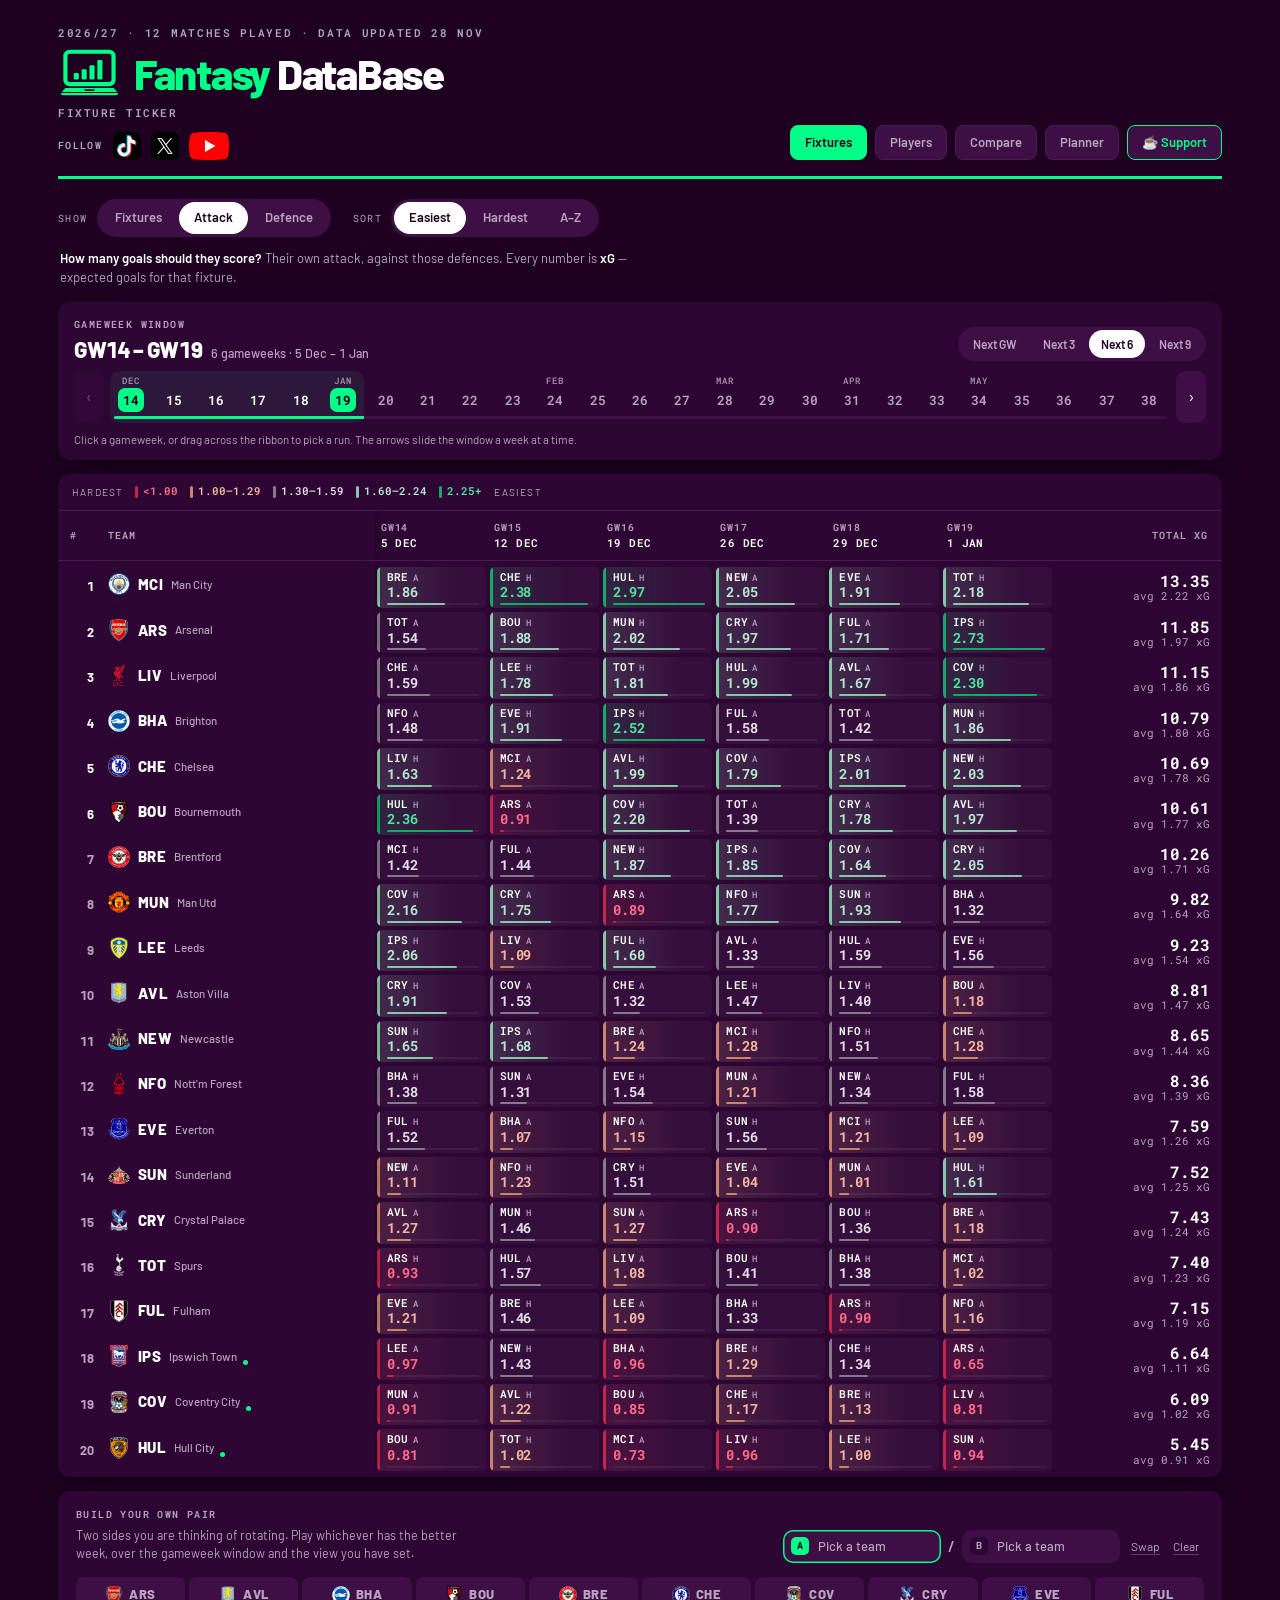
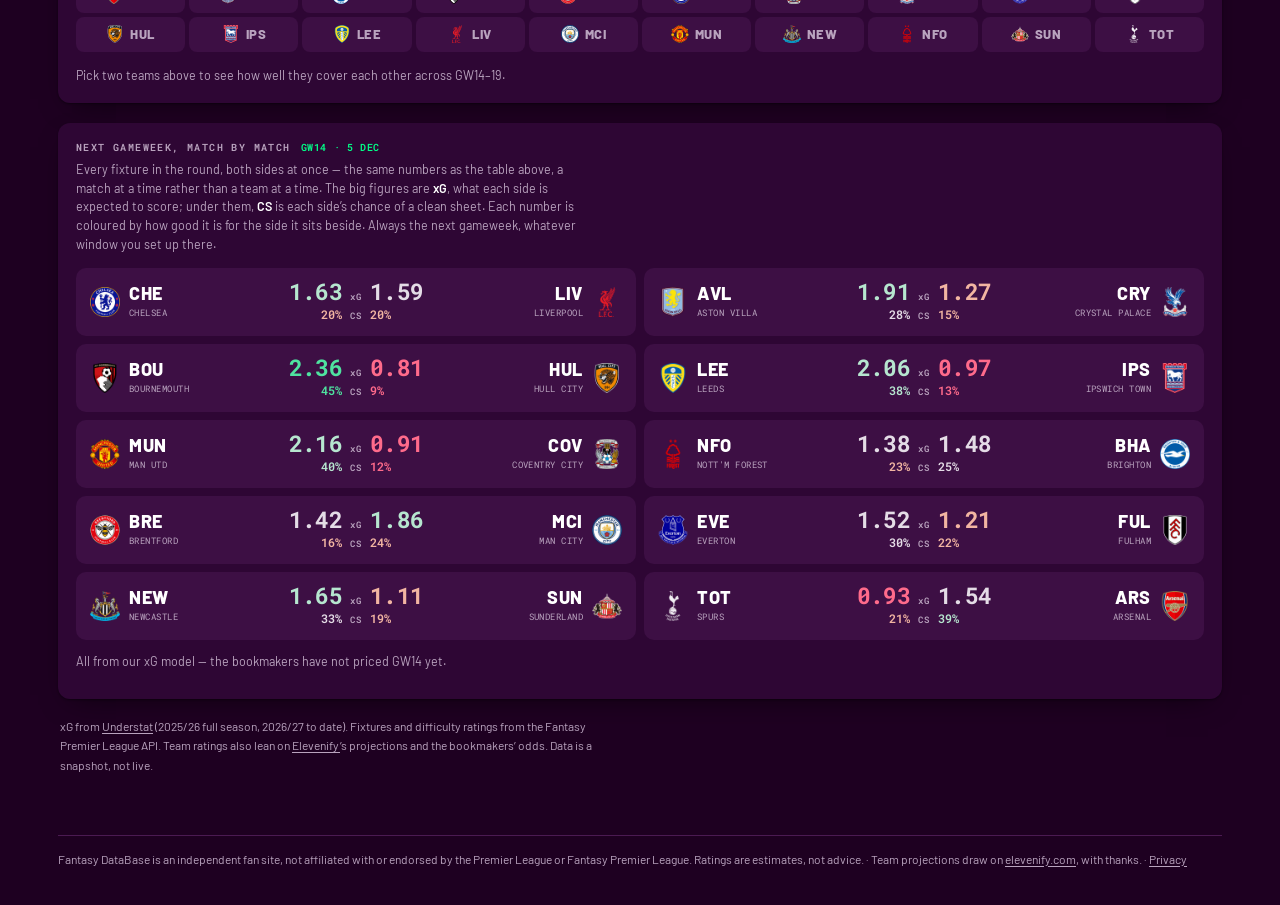
<file: index.html>
<!doctype html>
<html lang="en">
<head>
<meta charset="utf-8">
                          <meta name="viewport" content="width=device-width, initial-scale=1">
<meta name="description" content="Premier League fixture difficulty rated on expected goals, with attack and defence scored separately.">
<meta name="color-scheme" content="dark">
<link rel="icon" href="data:image/svg+xml,<svg xmlns='http://www.w3.org/2000/svg' viewBox='0 0 64 64'><rect width='64' height='64' rx='14' fill='%231E0021'/><g fill='%2300FF87'><rect x='10' y='42' width='8' height='12' rx='2'/><rect x='22' y='34' width='8' height='20' rx='2'/><rect x='34' y='26' width='8' height='28' rx='2'/><rect x='46' y='16' width='8' height='38' rx='2'/></g></svg>">
<link rel="apple-touch-icon" href="apple-touch-icon.png">
<link rel="manifest" href="site.webmanifest">
<meta name="theme-color" content="#1E0021">
<meta name="apple-mobile-web-app-title" content="Fantasy DB">
<title>Fantasy DataBase</title>
<meta property="og:type" content="website">
<meta property="og:site_name" content="Fantasy DataBase">
<meta property="og:title" content="Fantasy DataBase">
<meta property="og:description" content="Premier League fixture difficulty rated on expected goals, with attack and defence scored separately.">
<meta property="og:url" content="https://fantasydatabase.app/">
<link rel="canonical" href="https://fantasydatabase.app/">
<meta property="og:image" content="https://fantasydatabase.app/share.png">
<meta property="og:image:width" content="1200">
<meta property="og:image:height" content="630">
<meta property="og:image:alt" content="Fantasy DataBase">
<meta name="twitter:card" content="summary_large_image">
<script type="application/ld+json">
{"@context":"https://schema.org","@graph":[
 {"@type":"WebSite","@id":"https://fantasydatabase.app/#website","url":"https://fantasydatabase.app/",
  "name":"Fantasy DataBase","alternateName":["FantasyDataBase","Fantasy Database","FDB"],
  "description":"Premier League fixture difficulty rated on expected goals, with attack and defence scored separately.",
  "publisher":{"@id":"https://fantasydatabase.app/#org"}},
 {"@type":"Organization","@id":"https://fantasydatabase.app/#org","name":"Fantasy DataBase",
  "url":"https://fantasydatabase.app/","logo":"https://fantasydatabase.app/icon-512.png",
  "sameAs":["https://x.com/FDBApp","https://www.youtube.com/@FDBApp","https://www.tiktok.com/@fantasydbapp"]}
]}
</script>
<link rel="stylesheet" href="/fonts/fonts.css">
<link rel="stylesheet" href="/ui.css?v=20261101d">
<style>
    :root{
    --ground:#1E0021; --surface:#2E0634; --surface-2:#3D0F44; --surface-3:#4A1752;
    --border:#4B1A52; --border-strong:#663570;
    --ink:#FFFFFF; --muted:#B9A3BE; --accent:#00FF87; --accent-ink:#1E0021;
    --shadow:0 1px 2px rgba(0,0,0,.4), 0 10px 28px -14px rgba(0,0,0,.7);
  }

  *{box-sizing:border-box}
  body{margin:0;background:var(--ground);color:var(--ink);
    font-family:Barlow,Arial,Helvetica,sans-serif;
    font-size:15px;line-height:1.5;-webkit-font-smoothing:antialiased}
  .wrap{max-width:1200px;margin:0 auto;padding:26px 18px 60px}
  .mono{font-family:"Roboto Mono",ui-monospace,monospace}

  .mast{display:flex;flex-wrap:wrap;align-items:flex-end;gap:14px 28px;
    padding-bottom:16px;border-bottom:3px solid var(--accent)}
  .mast h1{font-family:Barlow,Arial,Helvetica,sans-serif;font-weight:800;font-size:clamp(28px,4.6vw,42px);
    line-height:.98;letter-spacing:-.03em;margin:0;text-wrap:balance}
  .mast h1 em{font-style:normal;color:var(--accent)}
  .brand{display:flex;align-items:center;gap:13px}
  .brand .mark{flex:none;height:clamp(34px,5.4vw,50px);width:auto;display:block}
  .mast .sect{margin:6px 0 0;font-family:"Roboto Mono",ui-monospace,monospace;
    font-size:11px;font-weight:600;letter-spacing:.14em;text-transform:uppercase;
    color:var(--muted)}
  .mast p{margin:0;color:var(--muted);max-width:46ch;font-size:13.5px}
  .nav{margin-left:auto;display:flex;gap:8px;order:3;flex-wrap:wrap}
  .nav a{font-weight:600;font-size:13px;text-decoration:none;color:var(--muted);
    padding:7px 14px;border-radius:8px;background:var(--surface-2);border:1px solid var(--border)}
  .nav a[aria-current]{background:var(--accent);color:var(--accent-ink);border-color:var(--accent)}
  .nav a.coffee{color:var(--accent);border-color:var(--accent)}
  .nav a.coffee:hover{background:var(--accent);color:var(--accent-ink)}
  .nav a:hover{color:var(--ink)}
  .nav a[aria-current]:hover{color:var(--accent-ink)}
  @media (max-width:700px){.nav{margin-left:0;order:0;width:100%}}
  .eyebrow{font-family:"Roboto Mono",ui-monospace,monospace;font-weight:600;font-size:10.5px;
    letter-spacing:.16em;text-transform:uppercase;color:var(--muted);display:block;margin-bottom:7px}

  .views{display:flex;flex-wrap:wrap;gap:10px 22px;align-items:center;margin-top:20px}
  .ctl{display:flex;align-items:center;gap:9px}
  .seglabel{font-family:"Roboto Mono",ui-monospace,monospace;font-size:10px;letter-spacing:.14em;
    text-transform:uppercase;color:var(--muted)}

  .viewnote{margin:12px 2px 0;font-size:13px;color:var(--muted);max-width:82ch}
  .viewnote b{color:var(--ink);font-weight:600}
  .panel{background:var(--surface);border-radius:12px;box-shadow:var(--shadow);margin-top:14px}
  .hint{font-size:11.5px;color:var(--muted);margin:8px 0 0;line-height:1.45}

  /* ---- the ticker ---- */
  .tablecard{margin-top:14px;background:var(--surface);border-radius:12px;box-shadow:var(--shadow);overflow:hidden}
  .keybar{display:flex;align-items:center;gap:8px 18px;padding:10px 14px;
    border-bottom:1px solid var(--border);font-size:12px;color:var(--muted);flex-wrap:wrap}
  .kbsrc{margin:0;font-size:12px;line-height:1.5;color:var(--muted)}
  .kbsrc .dot{display:inline-block;width:5px;height:5px;border-radius:50%;
    background:var(--bar);vertical-align:middle;margin:0 1px 2px}
  .tscroll{overflow-x:auto}
  table{border-collapse:separate;border-spacing:0;width:100%;min-width:900px}
  thead th{font-family:"Roboto Mono",ui-monospace,monospace;font-size:9.5px;font-weight:600;letter-spacing:.1em;
    text-transform:uppercase;color:var(--muted);text-align:left;padding:10px 4px 8px 6px;
    border-bottom:1px solid var(--border);white-space:nowrap;background:var(--surface)}
  thead th.lft{padding-left:12px}
  thead th.rgt{text-align:right;padding-right:14px}
  thead th b{display:block;font-weight:600;color:var(--ink);font-size:11px;letter-spacing:.04em}
  tbody td{padding:2px 2px;vertical-align:middle}
  tbody tr:first-child td{padding-top:6px}
  tbody tr:last-child td{padding-bottom:6px}
  tbody td.pad{padding:3px 12px}
  tbody tr:hover td.pad{background:var(--surface-2)}
  /* rank and team stay put whenever the weeks scroll sideways, at any width */
  thead th:nth-child(1), tbody td.rank{position:sticky;left:0;z-index:2;background:var(--surface);min-width:38px;width:38px}
  thead th:nth-child(2), tbody td.pad:not(.score){position:sticky;left:38px;z-index:2;background:var(--surface);
    box-shadow:6px 0 8px -6px rgba(0,0,0,.55)}
  tbody tr:hover td.rank{background:var(--surface-2)}
  .rank{font-weight:700;font-size:13px;font-variant-numeric:tabular-nums;
    color:var(--muted);width:26px;text-align:right;padding:3px 2px 3px 10px}
  tr.top6 .rank{color:var(--ink)}
  .team{display:inline-flex;align-items:center;gap:8px;white-space:nowrap}
  .team i{display:block;width:3px;height:22px;border-radius:2px;flex:0 0 auto}
  .team b{font-weight:800;font-size:15px;letter-spacing:.03em;line-height:1}
  .team em{font-style:normal;font-size:11.5px;color:var(--muted);font-weight:500}
  .prov{display:inline-block;width:5px;height:5px;border-radius:50%;background:var(--accent);margin-left:6px;vertical-align:2px}

  .score{font-family:"Roboto Mono",ui-monospace,monospace;font-variant-numeric:tabular-nums;
    text-align:right;font-size:16px;font-weight:700;white-space:nowrap;line-height:1.2}
  .score .sub{display:block;font-weight:400}
  .sub{font-size:10.5px;color:var(--muted);font-weight:400}

  /* ---- build your own pair ---- */
  .rot{margin-top:14px;background:var(--surface);border-radius:12px;box-shadow:var(--shadow);padding:16px 18px 18px}
  .rothead{display:flex;flex-wrap:wrap;justify-content:space-between;align-items:flex-end;gap:12px 24px}
  .rothead p{margin:4px 0 0;font-size:12.5px;color:var(--muted);max-width:56ch}
  #tgrid{margin:14px 0}
  .mcard.priced::after{top:8px;right:8px}
  .rothint{margin:0;font-size:12.5px;color:var(--muted);max-width:70ch}
  .pair{background:var(--surface-2);border-radius:10px;padding:11px 12px 12px}
  .pairhead{display:flex;align-items:baseline;justify-content:space-between;gap:8px;margin-bottom:9px}
  .pairname{font-weight:800;font-size:15px;letter-spacing:.03em}
  .pairname s{text-decoration:none;color:var(--muted);font-weight:600;margin:0 5px}
  .pairname em{font-style:normal;font-weight:500;font-size:12px;color:var(--muted);letter-spacing:0;margin-left:8px}
  .pairval{font-family:"Roboto Mono",ui-monospace,monospace;font-size:14px;font-weight:700;font-variant-numeric:tabular-nums}
  .pairval .sub{font-size:11px}
  .pairstrip{display:flex;gap:3px;overflow-x:auto;scrollbar-width:thin}
  .rotwhen{margin:10px 0 0;font-size:12.5px;color:var(--muted);line-height:1.5}
  .rotwhen strong{color:var(--ink);font-weight:600}

  .foot{margin:18px 2px 0;font-size:12px;line-height:1.6;color:var(--muted);max-width:78ch}
  .foot a{color:var(--muted);text-decoration:underline;text-underline-offset:2px}
  .foot a:hover{color:var(--ink)}

  /* ---- next gameweek, match by match ----
     A card a fixture: the two sides at the edges, the expected goals large in
     the middle, clean-sheet chances under them. */
  .gwv{margin-top:20px;background:var(--surface);border-radius:12px;box-shadow:var(--shadow);padding:17px 18px 15px}
  .gwv h2{display:flex;flex-wrap:wrap;gap:4px 10px;align-items:baseline}
  .gwv h2 span{color:var(--accent);letter-spacing:.06em}
  .gwv > p{margin:5px 0 14px;font-size:12.5px;color:var(--muted);max-width:74ch}
  .gwv > p b{color:var(--ink);font-weight:600}
  .gwv .kbsrc{margin-top:12px}
  .mlist{display:grid;grid-template-columns:repeat(auto-fill,minmax(440px,1fr));gap:8px}
  .mcard{display:grid;grid-template-columns:minmax(0,1fr) auto minmax(0,1fr);align-items:center;gap:8px;
    background:var(--surface-2);border-radius:10px;padding:12px 14px}
  .mside{display:flex;align-items:center;gap:9px;min-width:0}
  /* the name block must be allowed to shrink, or a long club name pushes past
     its column and runs into the numbers instead of ending in "…" */
  .mside > span:last-child{min-width:0;flex:1 1 auto}
  .mside.r{flex-direction:row-reverse;text-align:right}
  .mside i{flex:none;width:3px;height:30px;border-radius:2px}
  .mside b{display:block;font-weight:800;font-size:18px;letter-spacing:.03em;line-height:1}
  .mside small{display:block;margin-top:4px;font-family:"Roboto Mono",monospace;font-size:9px;letter-spacing:.05em;
    text-transform:uppercase;color:var(--muted);white-space:nowrap;overflow:hidden;text-overflow:ellipsis}
  .mmid{display:grid;grid-template-columns:auto auto auto;align-items:baseline;column-gap:8px;row-gap:3px;
    font-family:"Roboto Mono",ui-monospace,monospace;font-variant-numeric:tabular-nums}
  .mmid .x{font-size:23px;font-weight:700;letter-spacing:-.03em;color:var(--bt);line-height:1}
  .mmid .x:first-child{text-align:right}
  .mmid .c{font-size:11.5px;font-weight:600;color:var(--bt)}
  .mmid .c.l{text-align:right}
  .mmid .lab{font-size:8.5px;font-weight:600;letter-spacing:.12em;color:var(--muted);text-align:center}

  .mrank,.mscore{display:none}
  /* ---- phones: pin the team, scroll the fixtures ---- */
  @media (max-width:700px){
    .wrap{padding:16px 0 44px}
    .mast,.views,.viewnote,.panel,.tablecard,.rot,.gwv,.foot{margin-left:12px;margin-right:12px}
    .mast h1{font-size:30px}
    .mast p{font-size:12.5px}
    .views{gap:8px 14px}
  
    .tablecard{border-radius:10px}
    table{min-width:0}
    thead th:first-child{display:none}
    tbody td.rank{display:none}
    thead th.rgt{display:none}
    tbody td.score{display:none}
    .team em{display:none}

    /* the team column stays put while the weeks scroll past it */
    thead th.lft:nth-child(2), tbody td.pad:not(.score){
      left:0;min-width:112px;max-width:112px;padding:5px 8px}
    tbody tr:hover td.pad{background:var(--surface)}
    .team{gap:6px}
    .mrank{display:inline-block;font-weight:700;font-size:10.5px;color:var(--muted);
      min-width:15px;font-variant-numeric:tabular-nums}
    .mscore{display:block;font-family:"Roboto Mono",monospace;font-size:11px;font-weight:700;
      color:var(--ink);margin-top:4px;letter-spacing:-.02em;white-space:nowrap}
    .mscore em{font-style:normal;font-weight:500;color:var(--muted);font-size:10px}

    .rot{padding:14px 13px 15px}
    .pairname em,.wide{display:none}
    #rows .cell{min-width:58px}
    .gwv{padding:14px 13px 13px}
    .mlist{grid-template-columns:1fr}
    .mcard{gap:6px;padding:11px 12px}
    .mside{gap:7px}
    .mside .crest{--cs:26px !important}
    .mside b{font-size:17px}
    .mside small{font-size:8.5px}
    .mmid{column-gap:6px}
  }
  /* small phones: crest and code say who it is; the full name (still in the
     tooltip) would only be squeezed into "…" next to four numbers */
  @media (max-width:440px){
    .mside small{display:none}
  }
  @media (prefers-reduced-motion:reduce){*{animation:none!important;transition:none!important;scroll-behavior:auto!important}}
</style>
<style>html{-webkit-text-size-adjust:100%}img{max-width:100%}</style>

<!-- GoatCounter: cookieless visit counting. Dashboard at
     https://fantasydatabase.goatcounter.com/ -->
<script data-goatcounter="https://fantasydatabase.goatcounter.com/count"
        async src="//gc.zgo.at/count.js"></script>
</head>
<body>
<div class="wrap">
  <header class="mast">
    <div>
      <span class="eyebrow" id="stamp">Loading…</span>
      <div class="brand">
        <svg class="mark" viewBox="0 0 68 54" fill="none" aria-hidden="true" focusable="false">
          <rect x="8" y="3" width="52" height="35" rx="4.5" stroke="#00FF87" stroke-width="4.5"/>
          <g fill="#00FF87">
            <rect x="17" y="26" width="5.5" height="7" rx="1.2"/>
            <rect x="25.5" y="22" width="5.5" height="11" rx="1.2"/>
            <rect x="34" y="17.5" width="5.5" height="15.5" rx="1.2"/>
            <rect x="42.5" y="12" width="5.5" height="21" rx="1.2"/>
          </g>
          <path d="M8 42h52l4 4.5H4L8 42Z" fill="#00FF87"/>
          <path d="M3 47.5h62a2.5 2.5 0 0 1-2.5 2.5H5.5A2.5 2.5 0 0 1 3 47.5Z" fill="#00FF87"/>
          <path d="M28 43.5h12l-1.5 1.8h-9L28 43.5Z" fill="#1E0021"/>
        </svg>
        <h1><em>Fantasy</em> DataBase</h1>
      </div>
      <p class="sect">Fixture ticker</p>
      <div class="socials">
        <span class="lab">Follow</span>
        <a class="tt" href="https://www.tiktok.com/@fantasydbapp" target="_blank" rel="noopener" aria-label="Fantasy DataBase on TikTok (@fantasydbapp)" title="TikTok · @fantasydbapp"><img src="/social/tiktok.png" alt="" width="28" height="28"></a>
        <a class="x" href="https://x.com/FDBApp" target="_blank" rel="noopener" aria-label="Fantasy DataBase on X (@FDBApp)" title="X · @FDBApp"><img src="/social/x.png" alt="" width="28" height="28"></a>
        <a class="yt" href="https://www.youtube.com/@FDBApp" target="_blank" rel="noopener" aria-label="Fantasy DataBase on YouTube (@FDBApp)" title="YouTube · @FDBApp"><img src="/social/youtube.png" alt="" width="40" height="28"></a>
      </div>
    </div>
    <nav class="nav">
      <a href="/" aria-current="page">Fixtures</a>
      <a href="/players">Players</a>
      <a href="/compare">Compare</a>
      <a href="/planner">Planner</a>
      <a class="coffee" href="https://buymeacoffee.com/fpldatabase" target="_blank" rel="noopener" title="Buy me a coffee">☕ Support</a>
    </nav>
  </header>

  <div class="views">
    <div class="ctl"><span class="seglabel" id="sideLab">Show</span>
      <div class="seg" id="sideSeg" role="group" aria-labelledby="sideLab">
        <button data-side="fix" aria-pressed="false">Fixtures</button>
        <button data-side="atk" aria-pressed="true">Attack</button>
        <button data-side="def" aria-pressed="false">Defence</button>
      </div></div>
    <div class="ctl"><span class="seglabel" id="sortLab">Sort</span>
      <div class="seg" id="sortSeg" role="group" aria-labelledby="sortLab">
        <button data-sort="best" aria-pressed="true">Easiest</button>
        <button data-sort="worst" aria-pressed="false">Hardest</button>
        <button data-sort="az" aria-pressed="false">A&ndash;Z</button>
      </div></div>
  </div>

  <p class="viewnote" id="viewNote"></p>

  <section class="panel gwwin" aria-label="Gameweek window">
    <div class="winhead">
      <div><h2 class="kick">Gameweek window</h2><div class="readout" id="gwReadout"></div></div>
      <div class="seg sm" id="presets" role="group" aria-label="Quick windows">
        <button data-next="1">Next GW</button>
        <button data-next="3">Next 3</button>
        <button data-next="6">Next 6</button>
        <button data-next="9">Next 9</button>
      </div>
    </div>
    <div class="ribwrap">
      <button type="button" class="nudge" id="gwPrev" aria-label="Move the window one gameweek earlier">&lsaquo;</button>
      <div class="ribbon" id="gwPick" role="group" aria-label="Gameweeks"></div>
      <button type="button" class="nudge" id="gwNext" aria-label="Move the window one gameweek later">&rsaquo;</button>
    </div>
    <p class="gwhint" id="gwHint"></p>
  </section>

  <div class="tablecard">
    <div class="keybar" id="keybar"><div class="legend" id="legend"></div><p class="kbsrc" id="kbsrc"></p></div>
    <div class="tscroll"><table>
      <thead><tr id="thead"></tr></thead>
      <tbody id="rows"></tbody>
    </table></div>
  </div>

  <section class="rot" aria-label="Build your own pair">
    <div class="rothead">
      <div><h2 class="kick">Build your own pair</h2>
        <p id="myRotIntro">Two sides you are thinking of rotating. Play whichever has the better week, over the gameweek window and the view you have set.</p></div>
      <div class="rslots">
        <button type="button" class="rslot" id="slotA" data-slot="a"></button>
        <span class="over" aria-hidden="true">/</span>
        <button type="button" class="rslot" id="slotB" data-slot="b"></button>
        <span class="act"><button type="button" class="txtbtn" id="rotSwap">Swap</button>
        <button type="button" class="txtbtn" id="rotClear">Clear</button></span>
      </div>
    </div>
    <div class="rgrid" id="tgrid" role="group" aria-label="Pick two teams"></div>
    <div id="rotOut"></div>
  </section>

  <section class="gwv">
    <h2 class="kick">Next gameweek, match by match <span id="mvWhen"></span></h2>
    <p>Every fixture in the round, both sides at once &mdash; the same numbers as the table above,
      a match at a time rather than a team at a time. The big figures are <b>xG</b>, what each side
      is expected to score; under them, <b>CS</b> is each side&rsquo;s chance of a clean sheet. Each
      number is coloured by how good it is for the side it sits beside. Always the next
      gameweek, whatever window you set up there.</p>
    <div class="mlist" id="mlist"></div>
    <p class="kbsrc" id="mvSrc"></p>
  </section>

  <p class="foot">xG from <a href="https://understat.com/" rel="noopener">Understat</a> (2025/26 full season, 2026/27 to date).
    Fixtures and difficulty ratings from the Fantasy Premier League API. Team ratings also lean on
    <a href="https://elevenify.com/" rel="noopener">Elevenify</a>&rsquo;s projections and the bookmakers&rsquo; odds. Data is a snapshot, not live.</p>

</div>

<script type="module" id="app">
import { fromData, marketByTeamId, rotate,
         good as goodness, goodClamped, bandOf, bandLabels,
         formatVal } from "./model.js?v=20261106";
import { ribbon } from "./ribbon.js?v=20261101";

// Always expected returns: the opponent-only index was removed on 26 Sep 2026
// as too hard to read. MODE stays a variable only because renderMatches()
// and the shared helpers take it as an argument.
let SIDE="atk", MODE="proj", SORT="best";
const PROMOTED_K=4;
const OVR=(()=>{const q=new URLSearchParams(location.search), o={};
  for(const k of ["kAtk","kDef","kp","home","kMarket","kEleven"]){const v=parseFloat(q.get(k)); if(Number.isFinite(v)) o[k]=v;}
  return o;})();
const CLUB={ars:"#EF0107",avl:"#670E36",bou:"#DA291C",bre:"#E30613",bha:"#0057B8",
che:"#034694",cov:"#6CACE4",cry:"#1B458F",eve:"#003399",ful:"#CC0000",hul:"#F18A01",
ips:"#3A64A3",lee:"#FFCD00",liv:"#C8102E",mci:"#6CABDD",mun:"#DA291C",new:"#41B6E6",
nfo:"#DD0000",tot:"#132257",sun:"#EB172B"};
// A club crest from /crests, falling back to the club-colour bar if it fails.
const crest=(short,size)=>`<span class="crest" style="--c:${CLUB[short]||"#888"};--cs:${size}px">`
  + `<img src="/crests/${short}.png" alt="" width="${size}" height="${size}" decoding="async" onerror="this.remove()"></span>`;
// D is the file as it arrived; M is the model built from it. Everything the
// page draws goes through M, so the ticker, the planner and the comparison page
// cannot disagree about a fixture -- they run the same code, not copies of it.
let D=null, M=null, MKT_RAW=null, MARKET=null;
let TEAMS={}, FX=[], DEADLINES=[], NEXT_GW=1;
// The gameweek window. The ribbon, the presets and the nudge arrows all set it
// through setWin(), which keeps it inside NEXT_GW..38 and from <= to.
const WIN={from:1, to:6};
const $=s=>document.querySelector(s);
const MON=["Jan","Feb","Mar","Apr","May","Jun","Jul","Aug","Sep","Oct","Nov","Dec"];
const fmtDate=iso=>{const[y,m,d]=iso.slice(0,10).split("-").map(Number); return d+" "+MON[m-1];};
const code=id=>TEAMS[id][1].toUpperCase();

/* ---------------------------------------------------------------------------
 * The model lives in model.js. These are the only glue the page needs:
 * they bind the current Show setting to the shared functions, so every call
 * site below reads the way it always did.
 *
 * Colour is a band, 0 (hardest) to 4 (easiest), straight from bandOf() -- the
 * same five bands the planner and comparison pages shade with. The page draws
 * each band as a stripe, a type colour and a hairline bar (CSS .b0-.b4), and
 * the bar's length is goodClamped(), where the value sits on the whole scale.
 * ------------------------------------------------------------------------- */
const good=(side,v)=>goodness(side,v,MODE);
const band=(side,v)=>bandOf(side,v,MODE)??2;
const barW=(side,v)=>Math.round(goodClamped(side,v,MODE)*100)+"%";
const fmt=(side,v,withUnit)=>formatVal(side,v,MODE,withUnit);
const rate=(side,t,f)=>M.rate(side,+t,f,MODE);
/* Whether the number this cell shows came from the bookmakers rather than the
   model. Only the expected-returns view uses the odds at all, which is why the
   mode is part of the question. */
const SRC_LINE=`<span class="dot"></span> Fixtures with a dot use bookmakers' odds, which pick up team news and injuries. The rest come from our xG model.`;
const priced=(side,t,f)=>MODE==="proj"&&M.priced(+t,f,side);

/* The fitted constants are not a user setting: update.py measures them from last
   season's split-half reliability and writes them into data.json's fit block.
   ?kAtk=16&kDef=50&home=1.05&kp=4 overrides them for testing. No UI. */
function buildModel(){
  if(!D) return;
  MARKET=marketByTeamId(MKT_RAW, D.teams);
  M=fromData(D,{kAtk:OVR.kAtk, kDef:OVR.kDef, kPromoted:OVR.kp??PROMOTED_K,
                kMarket:OVR.kMarket, kEleven:OVR.kEleven, home:OVR.home, market:MARKET});
}

/* The key: the five bands written out, hardest first, in the view's own units. */
function legendHtml(){
  const labs=bandLabels(SIDE,MODE); if(!labs) return "";
  return `<span class="end">Hardest</span>`
    + labs.map((l,i)=>`<span class="lg b${i}"><i></i>${l}</span>`).join("")
    + `<span class="end">Easiest</span>`;
}

function render(){
  const from=WIN.from, to=WIN.to, span=to-from+1;

  // "GW3 – GW3, 1 gameweek" reads like a mistake; a single week says itself.
  // Only the round that has not started yet is "next"; any other single week
  // just names itself, because "this gameweek" would point at the wrong one.
  $("#gwReadout").innerHTML = span===1
    ? `GW${from} <small>${from===NEXT_GW?"next gameweek":"one gameweek"} · ${fmtDate(DEADLINES[from-1])}</small>`
    : `GW${from}&thinsp;–&thinsp;GW${to} <small>${span} gameweeks · ${fmtDate(DEADLINES[from-1])} – ${fmtDate(DEADLINES[to-1])}</small>`;
  const NOTE={
    atk_proj:"<b>How many goals should they score?</b> Their own attack, against those defences. Every number is <b>xG</b> &mdash; expected goals for that fixture.",
    def_proj:"<b>How often should they keep a clean sheet?</b> Their own defence, against those attacks. Every number is <b>CS</b> &mdash; the chance of conceding nothing.",
    fix_proj:"<b>Who should win it?</b> Each fixture is coloured by how many more goals they should score than concede."};
  $("#viewNote").innerHTML=NOTE[SIDE+"_"+MODE];
  $("#legend").innerHTML=legendHtml();
  // from/to, not gws: gws is built further down and this runs before it
  const pricedGws=[];
  if(MODE==="proj" && MARKET) for(let g=from; g<=to; g++) if(MARKET[g]) pricedGws.push(g);
  // A dot marks a number taken from the bookmakers. They price whole rounds
  // near the deadline and only some fixtures further out, so the line talks
  // about dotted fixtures rather than naming gameweeks.
  $("#kbsrc").innerHTML = pricedGws.length ? SRC_LINE : "";
  $("#kbsrc").hidden = !pricedGws.length;

  const fixtures=M.fixtures(from,to);
  const gws=[]; for(let g=from;g<=to;g++) gws.push(g);

  // per-team, per-side goodness
  const data={};
  for(const id in TEAMS){
    const fx=fixtures[id];
    data[id]={fx,
      atk:fx.map(f=>good("atk",rate("atk",id,f))),
      def:fx.map(f=>good("def",rate("def",id,f))),
      atkRaw:fx.map(f=>rate("atk",id,f)),
      defRaw:fx.map(f=>rate("def",id,f))};
    if(SIDE==="fix"){
      data[id].fixRaw=fx.map(f=>rate("fix",id,f));
      data[id].fix=data[id].fixRaw.map(v=>good("fix",v));
    }
  }
  // team-level aggregate per side
  const agg=s=>{const o={}; for(const id in TEAMS){const v=data[id][s];
    o[id]= (MODE==="proj"&&s==="atk") ? v.reduce((a,b)=>a+b,0) : (v.length? v.reduce((a,b)=>a+b,0)/v.length : 0);} return o;};
  const aggA=agg("atk"), aggD=agg("def");
  // goodness drives sorting and shading; the summary column shows the metric in its own units
  const aggRaw=s=>{const o={}; for(const id in TEAMS){const v=data[id][s+"Raw"];
    o[id]=(MODE==="proj"&&s==="atk") ? v.reduce((a,b)=>a+b,0) : (v.length? v.reduce((a,b)=>a+b,0)/v.length : 0);} return o;};
  const rawA=aggRaw("atk"), rawD=aggRaw("def");

  const rows=Object.keys(TEAMS).map(id=>{
    const d=data[id];
    const cells = d[SIDE];
    const raws  = d[SIDE+"Raw"];
    // Fixtures sorts and totals on the average expected goal difference itself.
    const fixAvg = SIDE==="fix" && raws.length ? raws.reduce((a,b)=>a+b,0)/raws.length : 0;
    const score = SIDE==="fix" ? fixAvg : (SIDE==="atk"?aggA[id]:aggD[id]);
    const shownVal = SIDE==="fix" ? fixAvg : (SIDE==="atk" ? rawA[id] : rawD[id]);
    return {id:+id,name:TEAMS[id][0],code:code(id),fx:d.fx,cells,raws,score,shownVal,
      promoted:!!M.rec[id].promoted, games:d.fx.length};
  });

  // A–Z goes by the code, because the code is what the column shows.
  rows.sort((a,b)=> SORT==="az" ? a.code.localeCompare(b.code)
                  : SORT==="worst" ? (a.score-b.score||a.code.localeCompare(b.code))
                  : (b.score-a.score||a.code.localeCompare(b.code)));

  const colName = SIDE==="atk" ? "Total xG" : "Clean sheet %";
  $("#thead").innerHTML=`<th class="lft">#</th><th class="lft">Team</th>`
    + gws.map(g=>`<th>GW${g}<b>${fmtDate(DEADLINES[g-1]).replace(" ","&nbsp;")}</b></th>`).join("")
    + (SIDE==="fix" ? "" : `<th class="rgt">${colName}</th>`);

  $("#rows").innerHTML=rows.map((r,i)=>{
    const rank=i+1;
    const tds=r.fx.map((f,j)=>{
      const v=r.raws[j], b=band(SIDE,v);
      const isPriced = priced(SIDE,r.id,f);
      // Fixtures is the fixture and its colour, nothing else -- no number
      // under it and none on hover either. Attack and Defence keep theirs.
      const tip = SIDE==="fix" ? "" : ` · ${fmt(SIDE,v,true)}`;
      return `<td><span class="cell b${b}${isPriced?" priced":""}${SIDE==="fix"?" plain":""}"`
        + ` title="GW${f.gw} · ${TEAMS[f.opp][0]} ${f.home?"(home)":"(away)"}${tip}${isPriced?" · bookmakers' odds":""}">`
        + `<span class="o">${code(f.opp)}<small>${f.home?"H":"A"}</small></span>`
        + (SIDE==="fix" ? "" : `<span class="v">${fmt(SIDE,v)}</span>`)
        + `<i class="mb" style="--w:${barW(SIDE,v)}"></i></span></td>`;
    }).join("");
    // every column says whether the headline number is a total or an average
    const per = r.games ? r.shownVal / r.games : 0;
    const sub = SIDE==="atk"
      ? `<span class="sub">avg ${per.toFixed(2)} xG</span>`
      : `<span class="sub">avg per game</span>`;
    const shown = fmt(SIDE,r.shownVal);
    return `<tr class="${(SORT!=="az"&&rank<=6)?"top6":""}">
      <td class="rank">${rank}</td>
      <td class="pad"><span class="mrank">${rank}</span><span class="team" title="${r.name}">${crest(TEAMS[r.id][1],22)}<b>${r.code}</b><em>${r.name}</em></span>${r.promoted?'<span class="prov" title="Promoted — started from the relegated-three average"></span>':""}${SIDE==="fix" ? "" : `<span class="mscore">${shown}${SIDE==="atk"?` <em>· avg ${per.toFixed(2)}</em>`:" <em>avg</em>"}</span>`}</td>
      ${tds}
      ${SIDE==="fix" ? "" : `<td class="pad score">${shown} ${sub}</td>`}</tr>`;
  }).join("");

  /* ---- per-gameweek series for the build-your-own pair ---- */
  const ids=Object.keys(TEAMS);
  const byGw={}, byGwRaw={};
  ids.forEach(id=>{byGw[id]={}; byGwRaw[id]={}; data[id].fx.forEach((f,j)=>{
    byGw[id][f.gw] = data[id][SIDE][j];
    byGwRaw[id][f.gw] = data[id][SIDE+"Raw"][j];});});
  // One value per gameweek in the window, null for a week the side does not
  // play. That is the shape rotate() in model.js takes; the comparison page
  // builds the same shape out of a player's fixtures, so two teams and two
  // players are now rotated by one function rather than two copies of a rule.
  const series={}, seriesRaw={};
  ids.forEach(id=>{ series[id]=gws.map(g=>byGw[id][g]??null);
                    seriesRaw[id]=gws.map(g=>byGwRaw[id][g]??null); });
  paintPairPicker();
  renderMyPair(series,data,gws,from,to,seriesRaw);
  renderMatches();

  if(RIB) RIB.paint(from,to);
}

/* ---- build your own pair -------------------------------------------------
 * Two sides the user names, rotated week by week. It reuses the series and
 * data from render() rather than recomputing, so it can never disagree with
 * the table above it — if the window, the side or the blend
 * changes, this changes with them.
 */
// The rule itself is rotate() in model.js, shared with the comparison page.
// This only puts the page's own labels back on the answer: which gameweek each
// pick belongs to and which of the two teams it names.
function pairStats(series,gws,A,B,raw){
  const r=rotate(series[A],series[B]);
  return {A,B,avg:r.avg,gain:r.gain,
    pick:r.pick.map(p=>({gw:gws[p.i], team:p.take?B:A, v:p.v, blank:p.blank,
                         raw:raw ? raw[p.take?B:A][p.i] : null}))};
}

/* ---- next gameweek, match by match ---------------------------------------
 * The comprehensive view: one card per fixture, carrying all four numbers that
 * matter for it at once -- both sides' expected goals and both sides' clean
 * sheet chance. The table above answers "who has the best run"; this answers
 * "what is happening in the coming round", which is a different question and
 * was costing three clicks and a mental join to get at.
 *
 * It deliberately ignores the gameweek window and the Show setting. It is
 * always the next round and always expected goals and clean sheets, because a
 * window has no meaning on a fixture list.
 *
 * Every value comes out of rate(), the same call the table cells make, so a
 * number here can never disagree with the number up there -- market odds
 * included. A clean sheet is the Poisson complement of the OTHER side's
 * expected goals, so the two columns of a card are one calculation seen twice.
 */
function renderMatches(){
  const gw=NEXT_GW, box=$("#mlist");
  $("#mvWhen").textContent = `GW${gw}` + (DEADLINES[gw-1] ? ` · ${fmtDate(DEADLINES[gw-1])}` : "");
  const fx=FX.filter(f=>f[0]===gw);      // fixtures are [gw, home, away, homeFdr, awayFdr]
  if(!fx.length){
    box.innerHTML=`<p class="rothint">No fixtures are listed for GW${gw}.</p>`;
    $("#mvSrc").innerHTML=""; return;
  }

  // Both numbers are expected returns whichever way the page is set, so the mode
  // is forced for the length of this function and put back afterwards. Nothing
  // here awaits, so nothing else can catch MODE mid-flight.
  const saved=MODE; MODE="proj";
  try{
    const num=(cls,side,team,f,other)=>{
      const v=rate(side,team,f), isPriced=priced(side,team,f);
      const what = side==="atk" ? `${fmt("atk",v)} expected goals`
                                : `a ${fmt("def",v)} chance of a clean sheet against ${TEAMS[other][0]}`;
      return `<span class="${cls} b${band(side,v)}"`
        + ` title="${TEAMS[team][0]}: ${what}${isPriced?" · bookmakers' odds":""}">${fmt(side,v)}</span>`;
    };
    const side=(id,right)=>`<span class="mside${right?" r":""}" title="${TEAMS[id][0]} ${right?"away":"at home"}">`
      + `${crest(TEAMS[id][1],30)}<span><b>${code(id)}</b><small>${TEAMS[id][0]}</small></span></span>`;
    box.innerHTML=fx.map(([g,H,A])=>{
      const hf={gw:g,opp:A,home:true}, af={gw:g,opp:H,home:false};
      // the bookmakers price a fixture, not a side: one dot for the card
      const pr=priced("atk",H,hf)||priced("atk",A,af);
      return `<div class="mcard${pr?" priced":""}">${side(H,false)}
        <div class="mmid">
          ${num("x","atk",H,hf,A)}<span class="lab">xG</span>${num("x","atk",A,af,H)}
          ${num("c l","def",H,hf,A)}<span class="lab">CS</span>${num("c","def",A,af,H)}
        </div>${side(A,true)}</div>`;
    }).join("");
    // Same wording as the line above the table, so the dot means one thing on
    // this page rather than two.
    $("#mvSrc").innerHTML = (MARKET && MARKET[gw]) ? SRC_LINE
      : `All from our xG model &mdash; the bookmakers have not priced GW${gw} yet.`;
  } finally { MODE=saved; }
}

/* ---- the pair picker -----------------------------------------------------
 * Twenty codes in a grid and two slots. A click on a free team drops it into
 * the active slot (the first empty one, or whichever slot was last clicked);
 * a click on a picked team takes it back out. */
const ROT={a:"", b:"", active:"a"};

function buildPairPicker(){
  try{ ROT.a=localStorage.getItem("fdb-rot-a")||""; ROT.b=localStorage.getItem("fdb-rot-b")||""; }catch(e){}
  if(!TEAMS[ROT.a]) ROT.a=""; if(!TEAMS[ROT.b] || ROT.b===ROT.a) ROT.b="";
  ROT.active = !ROT.a ? "a" : !ROT.b ? "b" : "b";
  const ids=Object.keys(TEAMS).sort((x,y)=>code(x).localeCompare(code(y)));
  $("#tgrid").innerHTML=ids.map(id=>`<button type="button" class="rtb" data-id="${id}" title="${TEAMS[id][0]}"`
    + ` aria-label="${TEAMS[id][0]}">${crest(TEAMS[id][1],18)}${code(id)}</button>`).join("");
}

function paintPairPicker(){
  for(const b of $("#tgrid").children){
    const id=b.dataset.id, s = id===ROT.a ? "A" : id===ROT.b ? "B" : "";
    b.setAttribute("aria-pressed", s ? "true" : "false");
    b.innerHTML=`${crest(TEAMS[id][1],18)}${code(id)}${s?`<em>${s}</em>`:""}`;
  }
  for(const k of ["a","b"]){
    const el=$(k==="a"?"#slotA":"#slotB"), id=ROT[k];
    el.dataset.active = ROT.active===k ? "1" : "0";
    el.classList.toggle("empty", !id);
    el.setAttribute("aria-label", (k==="a"?"First":"Second")+" team: "+(id?TEAMS[id][0]:"none")+". Click, then pick a team to fill it.");
    el.innerHTML=`<span class="k">${k.toUpperCase()}</span>`
      + (id ? `<span><b>${code(id)}</b> <em>${TEAMS[id][0]}</em></span>` : `<b>Pick a team</b>`);
  }
}

function saveRot(){
  try{ localStorage.setItem("fdb-rot-a",ROT.a); localStorage.setItem("fdb-rot-b",ROT.b); }catch(e){}
  render();
}

$("#tgrid").addEventListener("click",e=>{
  const b=e.target.closest(".rtb"); if(!b) return;
  const id=b.dataset.id;
  if(id===ROT.a){ ROT.a=""; ROT.active="a"; }
  else if(id===ROT.b){ ROT.b=""; ROT.active="b"; }
  else{
    const k = !ROT.a ? "a" : !ROT.b ? "b" : ROT.active;
    ROT[k]=id;
    ROT.active = !ROT.a ? "a" : !ROT.b ? "b" : k;
  }
  saveRot();
});
["#slotA","#slotB"].forEach(s=>$(s).addEventListener("click",e=>{
  ROT.active=e.currentTarget.dataset.slot; paintPairPicker();
  const first=$("#tgrid .rtb"); if(first && e.detail===0) first.focus();
}));
$("#rotSwap").addEventListener("click",()=>{ [ROT.a,ROT.b]=[ROT.b,ROT.a]; saveRot(); });
$("#rotClear").addEventListener("click",()=>{ ROT.a=ROT.b=""; ROT.active="a"; saveRot(); });

function renderMyPair(series,data,gws,from,to,seriesRaw){
  const out=$("#rotOut"), A=ROT.a, B=ROT.b;
  const hint=t=>{out.innerHTML=`<p class="rothint">${t}</p>`;};
  if(!A||!B) return hint(`Pick two teams above to see how well they cover each other across GW${from}–${to}.`);

  const {avg,pick,gain}=pairStats(series,gws,A,B,seriesRaw);

  const fxOf=(t,gw)=>data[t].fx.find(f=>f.gw===gw);
  const strip=pick.map(x=>{
    const f=fxOf(x.team,x.gw);
    if(!f) return `<div class="pcell blank" title="GW${x.gw}: neither side plays">`
      +`<b>GW${x.gw}</b><strong>&mdash;</strong><u>blank</u></div>`;
    return `<div class="pcell b${band(SIDE,x.raw)}"`
      +` title="GW${x.gw}: play ${TEAMS[x.team][0]} vs ${TEAMS[f.opp][0]} ${f.home?"(home)":"(away)"}${SIDE==="fix"?"":" · "+fmt(SIDE,x.raw,true)}">`
      +`<b>GW${x.gw}</b><strong>${code(x.team)}</strong><u>${code(f.opp)} ${f.home?"H":"A"}${SIDE==="fix"?"":" "+fmt(SIDE,x.raw)}</u></div>`;
  }).join("");

  // Spell the split out in words. Reading it off the strip is the thing people
  // get wrong, and it is the whole point of picking the pair.
  const played=pick.filter(x=>fxOf(x.team,x.gw));
  const weeks=t=>played.filter(x=>x.team===t).map(x=>"GW"+x.gw).join(", ");
  const wa=weeks(A), wb=weeks(B);
  let when;
  if(!played.length) when=`Neither side has a fixture between GW${from} and GW${to}.`;
  else if(!wa||!wb) when=`<strong>${TEAMS[wa?A:B][0]}</strong> has the better fixture every single week here, `
    +`so there is nothing to rotate — you may as well just own them.`;
  else when=`Play <strong>${TEAMS[A][0]}</strong> in ${wa}. `
    +`Play <strong>${TEAMS[B][0]}</strong> in ${wb}.`;

  out.innerHTML=`<div class="pair">
    <div class="pairhead"><span class="pairname">${code(A)}<s>/</s>${code(B)}<em>${TEAMS[A][0]} and ${TEAMS[B][0]}</em></span>
    ${SIDE==="fix" ? "" : `<span class="pairval">${avg.toFixed(2)} <span class="sub">${gain<0?"":"+"}${gain.toFixed(2)}<span class="wide"> from rotating</span></span></span>`}</div>
    <div class="pairstrip">${strip}</div>
    <p class="rotwhen">${when}</p></div>`;
}

/* ---- the gameweek ribbon ------------------------------------------------
 * ribbon.js, shared with the comparison page. The page owns the window; the
 * ribbon reports a new one through change() and is repainted by render(). */
let RIB=null;
function setWin(from,to){
  from=Math.max(NEXT_GW,Math.min(38,from)); to=Math.max(NEXT_GW,Math.min(38,to));
  if(from>to) [from,to]=[to,from];
  WIN.from=from; WIN.to=to;
}
$("#sideSeg").addEventListener("click",e=>{const b=e.target.closest("button");if(!b)return;
  SIDE=b.dataset.side;[...e.currentTarget.children].forEach(x=>x.setAttribute("aria-pressed",x===b?"true":"false"));render();});
$("#sortSeg").addEventListener("click",e=>{const b=e.target.closest("button");if(!b)return;
  SORT=b.dataset.sort;
  [...e.currentTarget.children].forEach(x=>x.setAttribute("aria-pressed",x===b?"true":"false"));render();});

function applyData(d){
  D=d; buildModel();
  TEAMS={};
  for(const id in d.teams) TEAMS[id]=[d.teams[id].name, d.teams[id].short];
  FX=d.fixtures; DEADLINES=d.deadlines;
  // Never d.nextGw raw: a scheduled build can be a day stale, and FPL leaves a
  // round's `finished` flag false long after it has been played. fromData takes
  // whichever is further ahead, the file or the deadline calendar.
  NEXT_GW=M.nextGw;
  setWin(NEXT_GW, NEXT_GW+5);
  RIB=ribbon({pick:$("#gwPick"), prev:$("#gwPrev"), next:$("#gwNext"), hint:$("#gwHint"),
    presets:[...document.querySelectorAll("#presets button")], deadlines:DEADLINES, first:NEXT_GW,
    change:(a,b)=>{ WIN.from=a; WIN.to=b; render(); }});
  buildPairPicker();
  const when=new Date(d.generated);
  const dm=t=>t.toLocaleDateString("en-GB",{day:"numeric",month:"short"});
  // One date only: the last refresh. The ratings also draw on the bookmakers and
  // Elevenify, so they are current even while Understat is down.
  $("#stamp").textContent=`${d.season} · ${d.matchesPlayed} match${d.matchesPlayed===1?"":"es"} played · data updated ${dm(when)}`;
  render();
}

// Bookmakers' expected goals, by gameweek. Absent, stale or unreachable simply
// means the ticker falls back to our own ratings everywhere, which is the
// normal state for every gameweek beyond the next one or two.
fetch("market.json?t="+Date.now())
  .then(r=>r.ok?r.json():null)
  // The two files race. Whichever lands second rebuilds the model, so the odds
  // are picked up whether they arrive before data.json or after it.
  .then(m=>{ MKT_RAW=(m&&m.gw)||null; if(MKT_RAW&&D){ buildModel(); render(); } })
  .catch(()=>{});

fetch("data.json?t="+Date.now())
  .then(r=>{ if(!r.ok) throw new Error(r.status); return r.json(); })
  .then(applyData)
  .catch(err=>{
    document.querySelector("#rows").innerHTML=
      `<tr><td colspan="9" style="padding:26px 14px;color:var(--muted)">
        Could not load the ratings file. If you are opening this page straight from your
        computer rather than from the web address, the browser blocks it from reading
        <code>data.json</code> &mdash; that is expected, and it works once published.</td></tr>`;
    console.error("data.json failed:", err);
  });
</script>
<script>
/* model.js is a separate file now. If it ever fails to arrive -- a browser
   holding a cached page from before a deploy, say -- the module never runs and
   this page would sit on "Loading..." for ever with nothing to explain it. The
   error fires on the script element itself, so this catches exactly that and
   nothing else. */
addEventListener("error",function(e){
  if(!e.target||e.target.id!=="app") return;
  var s=document.querySelector("#stamp"); if(s) s.textContent="Could not load";
  var box=document.querySelector("#rows"); if(!box) return;
  box.innerHTML='<tr><td colspan="9" style="padding:26px 14px;color:var(--muted)">'
    +"Could not load the ratings model. Refresh the page \u2014 if it keeps happening, "
    +"the site is probably mid-update.</td></tr>";
},true);
</script>

<footer class="site-legal">
  <style>
    .site-legal{max-width:1200px;margin:0 auto;padding:0 18px 36px;font-family:Barlow,Arial,Helvetica,sans-serif;
      font-size:12px;line-height:1.6;color:#B9A3BE}
    .site-legal p{margin:0;padding-top:14px;border-top:1px solid #4B1A52}
    .site-legal a{color:#B9A3BE;text-decoration:underline;text-underline-offset:2px}
    .site-legal a:hover{color:#FFFFFF}
    @media (max-width:700px){.site-legal{padding:0 12px 30px}}
  </style>
  <p>Fantasy DataBase is an independent fan site, not affiliated with or endorsed by the Premier League or
    Fantasy Premier League. Ratings are estimates, not advice. &middot; Team projections draw on
    <a href="https://elevenify.com/" rel="noopener">elevenify.com</a>, with thanks. &middot; <a href="/privacy">Privacy</a></p>
</footer>
</body>
</html>
</file>
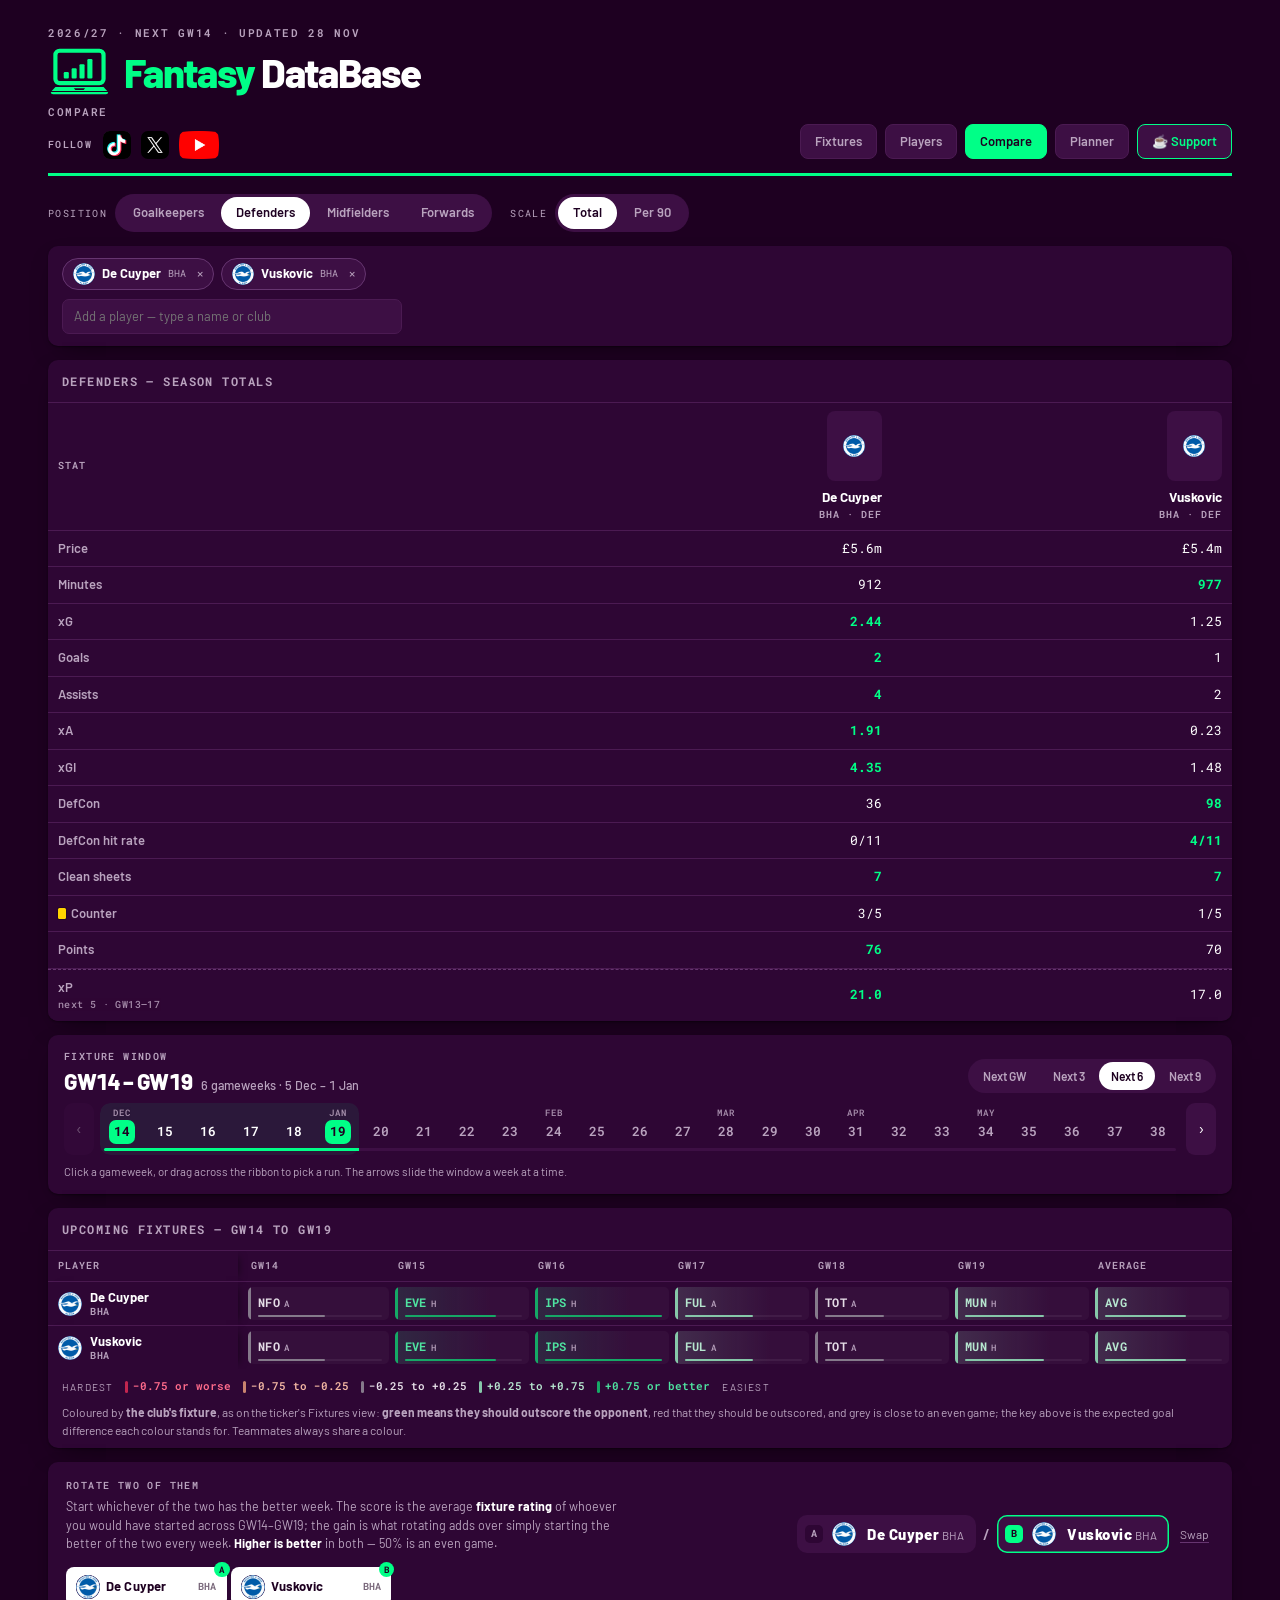
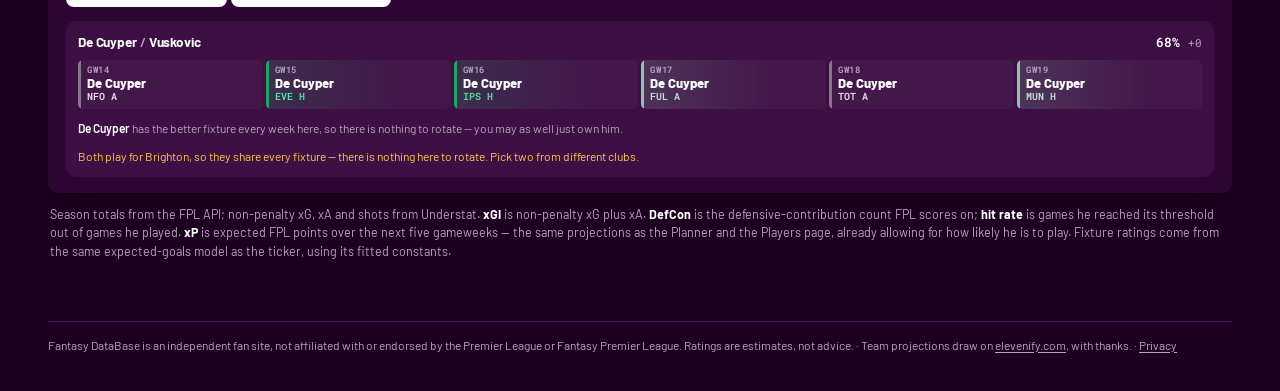
<file: compare.html>
<!doctype html>
<html lang="en">
<head>
<meta charset="utf-8">
<meta name="viewport" content="width=device-width, initial-scale=1">
<meta name="description" content="Compare FPL players side by side on the stats that matter for their position, and on the fixtures they are about to face.">
<meta name="color-scheme" content="dark">
<link rel="icon" href="data:image/svg+xml,<svg xmlns='http://www.w3.org/2000/svg' viewBox='0 0 64 64'><rect width='64' height='64' rx='14' fill='%231E0021'/><g fill='%2300FF87'><rect x='10' y='42' width='8' height='12' rx='2'/><rect x='22' y='34' width='8' height='20' rx='2'/><rect x='34' y='26' width='8' height='28' rx='2'/><rect x='46' y='16' width='8' height='38' rx='2'/></g></svg>">
<link rel="apple-touch-icon" href="apple-touch-icon.png">
<link rel="manifest" href="site.webmanifest">
<meta name="theme-color" content="#1E0021">
<meta name="apple-mobile-web-app-title" content="Fantasy DB">
<title>Fantasy DataBase</title>
<meta property="og:type" content="website">
<meta property="og:site_name" content="Fantasy DataBase">
<meta property="og:title" content="Fantasy DataBase">
<meta property="og:description" content="Compare FPL players side by side on the stats that matter for their position, and on the fixtures they are about to face.">
<meta property="og:url" content="https://fantasydatabase.app/compare">
<link rel="canonical" href="https://fantasydatabase.app/compare">
<meta property="og:image" content="https://fantasydatabase.app/share.png">
<meta property="og:image:width" content="1200">
<meta property="og:image:height" content="630">
<meta property="og:image:alt" content="Fantasy DataBase">
<meta name="twitter:card" content="summary_large_image">
<link rel="stylesheet" href="/fonts/fonts.css">
<link rel="stylesheet" href="/ui.css?v=20261101d">
<style>
  :root{
    --ground:#1E0021; --surface:#2E0634; --surface-2:#3D0F44;
    --border:#4B1A52; --border-strong:#663570;
    --ink:#FFFFFF; --muted:#B9A3BE; --accent:#00FF87; --accent-ink:#1E0021;
    --good:#05E585; --bad:#FF1751; --warn:#FFC845;
    --shadow:0 1px 2px rgba(0,0,0,.4), 0 10px 28px -14px rgba(0,0,0,.7);
  }
  *{box-sizing:border-box}
  body{margin:0;background:var(--ground);color:var(--ink);
    font-family:Barlow,Arial,Helvetica,sans-serif;font-size:15px;line-height:1.5;
    -webkit-font-smoothing:antialiased}
  .wrap{max-width:1220px;margin:0 auto;padding:26px 18px 60px}

  .mast{display:flex;flex-wrap:wrap;align-items:flex-end;gap:12px 26px;
    padding-bottom:14px;border-bottom:3px solid var(--accent)}
  .mast h1{font-weight:800;font-size:clamp(26px,4.4vw,40px);line-height:.98;
    letter-spacing:-.03em;margin:0}
  .mast h1 em{font-style:normal;color:var(--accent)}
  .brand{display:flex;align-items:center;gap:13px}
  .brand .mark{flex:none;height:clamp(34px,5.4vw,50px);width:auto;display:block}
  .mast .sect{margin:6px 0 0;font-family:"Roboto Mono",ui-monospace,monospace;
    font-size:11px;font-weight:600;letter-spacing:.14em;text-transform:uppercase;color:var(--muted)}
  .eyebrow{font-family:"Roboto Mono",monospace;font-weight:600;font-size:10.5px;
    letter-spacing:.16em;text-transform:uppercase;color:var(--muted);display:block;margin-bottom:6px}
  .nav{margin-left:auto;display:flex;gap:8px}
  .nav a{font-weight:600;font-size:13px;text-decoration:none;color:var(--muted);
    padding:7px 14px;border-radius:8px;background:var(--surface-2);border:1px solid var(--border)}
  .nav a[aria-current]{background:var(--accent);color:var(--accent-ink);border-color:var(--accent)}
  .nav{flex-wrap:wrap}
  .nav a.coffee{color:var(--accent);border-color:var(--accent)}
  .nav a.coffee:hover{background:var(--accent);color:var(--accent-ink)}
  .nav a:hover{color:var(--ink)}
  .nav a[aria-current]:hover{color:var(--accent-ink)}

  .bar{display:flex;flex-wrap:wrap;gap:9px 18px;align-items:center;margin-top:18px}
  .seglabel{font-family:"Roboto Mono",monospace;font-size:10px;letter-spacing:.14em;
    text-transform:uppercase;color:var(--muted);margin-right:-10px}
  select{font:inherit;font-size:13px;background:var(--surface-2);border:1px solid var(--border);
    color:var(--ink);border-radius:7px;padding:6px 9px}
  select:focus{outline:2px solid var(--accent);outline-offset:1px}

  /* ---- picking ---- */
  .pick{margin-top:14px;background:var(--surface);border:0;
    border-radius:10px;padding:12px 14px;box-shadow:var(--shadow)}
  .chips{display:flex;flex-wrap:wrap;gap:7px;margin-bottom:9px}
  .chip{display:inline-flex;align-items:center;gap:7px;background:var(--surface-2);
    border:1px solid var(--border-strong);border-radius:999px;padding:4px 6px 4px 10px;font-size:13px}
  .chip i{width:4px;height:14px;border-radius:2px;box-shadow:0 0 0 1px rgba(255,255,255,.18)}
  .chip b{font-weight:700}
  .chip span{font-family:"Roboto Mono",monospace;font-size:10px;color:var(--muted);text-transform:uppercase}
  .chip button{font:inherit;border:0;background:none;color:var(--muted);cursor:pointer;
    font-size:15px;line-height:1;padding:0 4px}
  .chip button:hover{color:var(--bad)}
  .chips .none{color:var(--muted);font-size:13px}
  .search{position:relative}
  .search input{font:inherit;font-size:13px;background:var(--surface-2);border:1px solid var(--border);
    color:var(--ink);border-radius:7px;padding:7px 11px;width:100%;max-width:340px}
  .search input:focus{outline:2px solid var(--accent);outline-offset:1px}
  .results{position:absolute;z-index:40;margin-top:4px;width:100%;max-width:340px;max-height:250px;
    overflow-y:auto;background:var(--surface);border:1px solid var(--border-strong);
    border-radius:8px;box-shadow:var(--shadow)}
  .results div{display:flex;align-items:center;gap:8px;padding:6px 10px;cursor:pointer;font-size:13px;
    border-bottom:1px solid var(--border)}
  .results div:last-child{border-bottom:0}
  .results div:hover,.results div[data-on]{background:var(--surface-2)}
  .results i{width:4px;height:14px;border-radius:2px}
  .results .nm{font-weight:700;flex:1 1 auto;white-space:nowrap;overflow:hidden;text-overflow:ellipsis}
  .results .tm{font-family:"Roboto Mono",monospace;font-size:10px;color:var(--muted);text-transform:uppercase}
  .results .num{font-family:"Roboto Mono",monospace;font-size:11.5px;color:var(--muted)}

  /* ---- tables ---- */
  .card{margin-top:14px;background:var(--surface);border:0;
    border-radius:10px;box-shadow:var(--shadow);overflow:hidden}
  .card h2{margin:0;padding:12px 14px;font-size:12px;font-weight:700;
    font-family:"Roboto Mono",monospace;letter-spacing:.12em;text-transform:uppercase;
    color:var(--muted);border-bottom:1px solid var(--border)}
  .scroll{overflow-x:auto}
  table{border-collapse:separate;border-spacing:0;width:100%}
  th,td{padding:8px 10px;border-bottom:1px solid var(--border);white-space:nowrap}
  thead th{font-family:"Roboto Mono",monospace;font-size:9.5px;font-weight:600;letter-spacing:.1em;
    text-transform:uppercase;color:var(--muted);text-align:right;background:var(--surface)}
  thead th.lft{text-align:left}
  thead th .hs.big{display:block;margin:0 0 6px auto}
  /* Upcoming fixtures: a fixed, opaque player column that the tiles scroll
     under. Name on one line (cut with an ellipsis if it is still too long),
     team code on a smaller line beneath, and a clear gap before the first tile. */
  #fxTable th.lft{width:190px;min-width:190px;max-width:190px;z-index:3;
    background:var(--surface);overflow:hidden;box-shadow:6px 0 8px -6px rgba(0,0,0,.55)}
  #fxTable tbody tr:hover th.lft{background:var(--surface-2)}
  #fxTable th.lft + td.fx{padding-left:10px}
  #fxTable thead th.lft + th{padding-left:13px}
  .who{display:flex;align-items:center;gap:8px;min-width:0}
  .wt{display:flex;flex-direction:column;min-width:0;line-height:1.2}
  .wn{font-weight:700;font-size:13px;color:var(--ink);white-space:nowrap;overflow:hidden;text-overflow:ellipsis}
  .wc{font-family:"Roboto Mono",monospace;font-size:9.5px;font-weight:600;letter-spacing:.06em;color:var(--muted)}
  .rslot .hs{margin-right:2px}
  thead th b{display:block;font-family:Barlow,Arial,sans-serif;font-size:13.5px;
    letter-spacing:0;text-transform:none;color:var(--ink)}
  tbody th{text-align:left;font-weight:600;font-size:13px;color:var(--muted)}
  tbody td{text-align:right;font-family:"Roboto Mono",monospace;font-size:13px;
    font-variant-numeric:tabular-nums}
  tbody tr:last-child th,tbody tr:last-child td{border-bottom:0}
  tbody tr:hover th,tbody tr:hover td{background:var(--surface-2)}
  td.win{color:var(--accent);font-weight:700}
  /* expected points: a projection, set apart from the season record above it */
  tbody th small{display:block;font-family:"Roboto Mono",monospace;font-size:9.5px;font-weight:500;
    letter-spacing:.04em;color:var(--muted);opacity:.85;margin-top:1px}
  tbody tr.xprow th,tbody tr.xprow td{border-top:1px dashed var(--border-strong)}
  td.dim{color:var(--muted)}
  th.lft,td.lft{position:sticky;left:0;z-index:2;background:var(--surface)}
  tbody tr:hover th.lft{background:var(--surface-2)}
  td.fx{padding:3px;vertical-align:middle}
  #fxTable thead th:not(.lft){text-align:left;padding-left:6px}
  .pcell strong{font-family:Barlow,Arial,sans-serif;letter-spacing:0;font-size:13px}
  #rotOut .pcell{flex:1 0 84px}
  td.fx .cell{min-width:66px}

  .caution{margin:0;padding:10px 14px 13px;font-size:12.5px;color:var(--warn);
    border-top:1px solid var(--border);background:rgba(255,200,69,.06)}
  .caution b{color:var(--ink)}
  .ban1{color:var(--warn);font-weight:700}
  /* the yellow card drawn before "Counter" in the header */
  .yc{display:inline-block;width:8px;height:11px;border-radius:1.5px;background:#FFD400;
    vertical-align:-1px;margin-right:5px;box-shadow:0 0 0 1px rgba(0,0,0,.25)}
  .flag{display:inline-block;font-size:9px;font-weight:700;padding:1px 4px;border-radius:3px;
    font-family:"Roboto Mono",monospace}
  .flag.out{background:var(--bad);color:#fff}
  thead th em{display:block;font-style:normal;font-family:"Roboto Mono",monospace;
    font-size:9.5px;letter-spacing:.06em;color:var(--muted);margin-top:2px}
  thead th em.thin{color:var(--warn)}
  .note{margin:12px 2px 0;font-size:12.5px;color:var(--muted)}
  .note b{color:var(--ink)}
  .empty{padding:34px 16px;text-align:center;color:var(--muted)}
  .key{display:flex;flex-wrap:wrap;align-items:center;gap:8px 12px;margin:10px 14px 13px;
    font-size:12px;color:var(--muted)}
  .key #fxKey{flex-basis:100%}
  .keybands{font-family:"Roboto Mono",ui-monospace,monospace;font-size:10.5px;white-space:nowrap}
  /* Where each column's number came from. Spelled out rather than left to a
     marker alone, since there is no hover on a phone. */
  .srcnote{margin:-4px 14px 13px;font-size:12px;line-height:1.5;color:var(--muted)}
  .srcnote b{color:var(--ink)}
  .srcnote .dot{display:inline-block;width:5px;height:5px;border-radius:50%;
    background:var(--bar,#04F5FF);vertical-align:middle;margin:0 1px 2px}

  /* ---- fixture window: the same strip the fixtures page uses ---- */
  .gwctrl{margin-top:14px;background:var(--surface);border:0;
    border-radius:10px;box-shadow:var(--shadow);padding:14px 16px;min-width:0}
  /* ---- rotation ---- */
  .rot{margin-top:14px;background:var(--surface);border:0;
    border-radius:10px;box-shadow:var(--shadow);padding:16px 18px;min-width:0}
  .rot h2{font-family:"Roboto Mono",ui-monospace,monospace;font-size:10px;font-weight:600;
    letter-spacing:.14em;text-transform:uppercase;color:var(--muted);margin:0 0 4px}
  .rot > p{margin:0 0 13px;font-size:12.5px;color:var(--muted);max-width:70ch}
  .rothead{display:flex;flex-wrap:wrap;justify-content:space-between;align-items:flex-end;gap:12px 24px}
  .rothead > div:first-child{max-width:70ch}
  .rothead p{margin:4px 0 0;font-size:12.5px;color:var(--muted)}
  .rothead p b{color:var(--ink)}
  .rotpick{margin:14px 0}
  #rotGrid{grid-template-columns:repeat(auto-fill,minmax(150px,1fr))}
  #rotGrid .rtb{justify-content:flex-start;padding:8px 10px;letter-spacing:.01em;font-size:13px;font-weight:700}
  #rotGrid .rtb small{font-family:"Roboto Mono",monospace;font-size:9.5px;font-weight:600;color:inherit;opacity:.6;margin-left:auto}
  .pairs{display:grid;grid-template-columns:repeat(auto-fit,minmax(272px,1fr));gap:9px}
  .pair{border-radius:10px;padding:11px 12px 12px;background:var(--surface-2)}
  .pairhead{display:flex;align-items:baseline;justify-content:space-between;gap:8px;margin-bottom:8px}
  .pairname{font-weight:700;font-size:13.5px;letter-spacing:-.01em}
  .pairname s{text-decoration:none;color:var(--muted);font-weight:600;margin:0 3px}
  .pairval{font-family:"Roboto Mono",ui-monospace,monospace;font-size:12.5px;font-weight:600;
    font-variant-numeric:tabular-nums}
  .pairval .sub{font-size:10.5px;color:var(--muted);font-weight:400}
  .pairs{min-width:0}
  .pair{min-width:0}
  /* Player names are long where team codes were three letters, so the cells get a
     floor and the strip scrolls inside itself rather than letting a name spill
     out of its cell — which is exactly what nine gameweeks did at phone width. */
  .pairstrip{display:flex;gap:3px;overflow-x:auto;scrollbar-width:thin;
    -webkit-overflow-scrolling:touch}
  .pairstrip::-webkit-scrollbar{height:5px}
  .pairstrip::-webkit-scrollbar-thumb{background:var(--border-strong);border-radius:99px}
  .rothint{margin:0;font-size:12.5px;color:var(--muted);max-width:70ch}
  .rotwhen{margin:10px 0 0;font-size:12px;color:var(--muted);line-height:1.5}
  .rotwhen strong{color:var(--ink);font-weight:600}
  .rotnote{margin:10px 0 0;font-size:12px;color:var(--warn)}

  @media (max-width:700px){
    .wrap{padding:16px 0 44px}
    .mast,.bar,.pick,.card,.note,.gwctrl,.rot{margin-left:12px;margin-right:12px}
    .nav{margin-left:0;width:100%}
    th,td{padding:7px 8px}
    th.lft,td.lft{min-width:104px;max-width:104px;box-shadow:6px 0 8px -6px rgba(0,0,0,.55)}
    #fxTable th.lft{width:128px;min-width:128px;max-width:128px}
  }
  @media (prefers-reduced-motion:reduce){*{animation:none!important;transition:none!important}}
  /* headshots: the photo covers the crest; if it fails the crest shows */
  .hs{position:relative;display:inline-block;flex:none;width:var(--hs);height:var(--hs);
    border-radius:50%;overflow:hidden;background:var(--surface-2);vertical-align:middle}
  .hs .crest{position:absolute;left:50%;top:50%;transform:translate(-50%,-50%)}
  .hs img{position:absolute;inset:0;width:100%;height:100%;object-fit:cover;object-position:50% 0;
    background:var(--surface-2)}
  .hs.big{width:calc(var(--hs)*.786);height:var(--hs);border-radius:8px}
</style>
<style>html{-webkit-text-size-adjust:100%}img{max-width:100%}</style>

<!-- GoatCounter: cookieless visit counting. -->
<script data-goatcounter="https://fantasydatabase.goatcounter.com/count"
        async src="//gc.zgo.at/count.js"></script>
</head>
<body>
<div class="wrap">
  <header class="mast">
    <div>
      <span class="eyebrow" id="stamp">Loading…</span>
      <div class="brand">
        <svg class="mark" viewBox="0 0 68 54" fill="none" aria-hidden="true" focusable="false">
          <rect x="8" y="3" width="52" height="35" rx="4.5" stroke="#00FF87" stroke-width="4.5"/>
          <g fill="#00FF87">
            <rect x="17" y="26" width="5.5" height="7" rx="1.2"/>
            <rect x="25.5" y="22" width="5.5" height="11" rx="1.2"/>
            <rect x="34" y="17.5" width="5.5" height="15.5" rx="1.2"/>
            <rect x="42.5" y="12" width="5.5" height="21" rx="1.2"/>
          </g>
          <path d="M8 42h52l4 4.5H4L8 42Z" fill="#00FF87"/>
          <path d="M3 47.5h62a2.5 2.5 0 0 1-2.5 2.5H5.5A2.5 2.5 0 0 1 3 47.5Z" fill="#00FF87"/>
          <path d="M28 43.5h12l-1.5 1.8h-9L28 43.5Z" fill="#1E0021"/>
        </svg>
        <h1><em>Fantasy</em> DataBase</h1>
      </div>
      <p class="sect">Compare</p>
      <div class="socials">
        <span class="lab">Follow</span>
        <a class="tt" href="https://www.tiktok.com/@fantasydbapp" target="_blank" rel="noopener" aria-label="Fantasy DataBase on TikTok (@fantasydbapp)" title="TikTok · @fantasydbapp"><img src="/social/tiktok.png" alt="" width="28" height="28"></a>
        <a class="x" href="https://x.com/FDBApp" target="_blank" rel="noopener" aria-label="Fantasy DataBase on X (@FDBApp)" title="X · @FDBApp"><img src="/social/x.png" alt="" width="28" height="28"></a>
        <a class="yt" href="https://www.youtube.com/@FDBApp" target="_blank" rel="noopener" aria-label="Fantasy DataBase on YouTube (@FDBApp)" title="YouTube · @FDBApp"><img src="/social/youtube.png" alt="" width="40" height="28"></a>
      </div>
    </div>
    <nav class="nav">
      <a href="/">Fixtures</a>
      <a href="/players">Players</a>
      <a href="/compare" aria-current="page">Compare</a>
      <a href="/planner">Planner</a>
      <a class="coffee" href="https://buymeacoffee.com/fpldatabase" target="_blank" rel="noopener" title="Buy me a coffee">☕ Support</a>
    </nav>
  </header>

  <div class="bar">
    <span class="seglabel">Position</span>
    <div class="seg" id="posSeg">
      <button data-pos="1">Goalkeepers</button>
      <button data-pos="2" aria-pressed="true">Defenders</button>
      <button data-pos="3">Midfielders</button>
      <button data-pos="4">Forwards</button>
    </div>
    <span class="seglabel">Scale</span>
    <div class="seg" id="scaleSeg">
      <button data-scale="tot" aria-pressed="true">Total</button>
      <button data-scale="p90">Per 90</button>
    </div>
  </div>

  <div class="pick">
    <div class="chips" id="chips"></div>
    <div class="search">
      <input type="search" id="q" placeholder="Add a player — type a name or club" autocomplete="off"
             aria-label="Search for a player to compare">
      <div class="results" id="results" hidden></div>
    </div>
  </div>

  <div class="card" id="statCard">
    <h2 id="statTitle">Stats</h2>
    <div class="scroll"><table id="statTable"></table></div>
    <p class="caution" id="sampleWarn" hidden></p>
  </div>

  <section class="gwctrl gwwin" aria-label="Fixture window">
    <div class="winhead">
      <div><h2 class="kick">Fixture window</h2><div class="readout" id="gwRead"></div></div>
      <div class="seg sm" id="presets" role="group" aria-label="Quick windows">
        <button type="button" data-next="1">Next GW</button>
        <button type="button" data-next="3">Next 3</button>
        <button type="button" data-next="6">Next 6</button>
        <button type="button" data-next="9">Next 9</button>
      </div>
    </div>
    <div class="ribwrap">
      <button type="button" class="nudge" id="gwPrev" aria-label="Move the window one gameweek earlier">&lsaquo;</button>
      <div class="ribbon" id="gwPick" role="group" aria-label="Gameweeks"></div>
      <button type="button" class="nudge" id="gwNext" aria-label="Move the window one gameweek later">&rsaquo;</button>
    </div>
    <p class="gwhint" id="gwHint"></p>
  </section>

  <div class="card" id="fxCard">
    <h2 id="fxTitle">Upcoming fixtures</h2>
    <div class="scroll"><table id="fxTable"></table></div>
    <p class="key">
      <span class="legend" id="fxLegend"></span>
      <span id="fxKey"></span>
    </p>
    <p class="srcnote" id="fxSrc"></p>
  </div>

  <section class="rot" id="rotSec">
    <div class="rothead">
      <div><h2 class="kick">Rotate two of them</h2><p id="rotIntro"></p></div>
      <div class="rslots" id="rotSlots" hidden>
        <button type="button" class="rslot" id="slotA" data-slot="a"></button>
        <span class="over" aria-hidden="true">/</span>
        <button type="button" class="rslot" id="slotB" data-slot="b"></button>
        <span class="act"><button type="button" class="txtbtn" id="rotSwap">Swap</button></span>
      </div>
    </div>
    <div class="rotpick" id="rotPickRow" hidden>
      <div class="rgrid" id="rotGrid" role="group" aria-label="Pick two of the players above"></div>
    </div>
    <div id="rotOut"></div>
  </section>

  <p class="note" id="foot"></p>
</div>

<script type="module" id="app">
import { fromData, marketByTeamId, rotate,
         goodClamped, bandOf, bandLabels, formatVal } from "./model.js?v=20261106";
import { ribbon } from "./ribbon.js?v=20261101";

const CLUB={ars:"#EF0107",avl:"#670E36",bou:"#DA291C",bre:"#E30613",bha:"#0057B8",
che:"#034694",cov:"#6CACE4",cry:"#1B458F",eve:"#003399",ful:"#CC0000",hul:"#F18A01",
ips:"#3A64A3",lee:"#FFCD00",liv:"#C8102E",mci:"#6CABDD",mun:"#DA291C",new:"#41B6E6",
nfo:"#DD0000",tot:"#132257",sun:"#EB172B"};
// A club crest from /crests, falling back to the club-colour bar if it fails.
const crest=(short,size)=>`<span class="crest" style="--c:${CLUB[short]||"#888"};--cs:${size}px">`
  + `<img src="/crests/${short}.png" alt="" width="${size}" height="${size}" decoding="async" onerror="this.remove()"></span>`;
// A player's headshot from the Premier League's image server, built from his
// FPL code (pc in players.json). His club crest sits underneath, so a missing
// code or a photo that fails to load still shows something.
const PHOTO=(code,size)=>`https://resources.premierleague.com/premierleague25/photos/players/${size}/${code}.png`;
const headshot=(p,short,size,big)=>p.pc==null ? crest(short,size)
  : `<span class="hs${big?" big":""}" style="--hs:${size}px">${crest(short,big?22:size)}`
  + `<img src="${PHOTO(p.pc,big?"110x140":"40x40")}" alt="" loading="lazy" decoding="async"`
  + ` referrerpolicy="no-referrer" onerror="this.remove()"></span>`;
const POSNAME={1:"Goalkeepers",2:"Defenders",3:"Midfielders",4:"Forwards"};
const SHORTPOS={1:"GK",2:"DEF",3:"MID",4:"FWD"};

/*
 * The stat set is the one that actually decides a transfer in that position.
 * A keeper and a forward share almost nothing, so they do not share a table.
 */
const STATS={
 1:[["c","Price"],["min","Minutes"],["sv","Saves"],["cs","Clean sheets"],["ban",'<span class="yc" role="img" aria-label="Yellow card"></span>Counter'],["pts","Points"],["xp5","xP"]],
 2:[["c","Price"],["min","Minutes"],["npxg","npxG"],["g","Goals"],["a","Assists"],["xa","xA"],
    ["npxgi","xGI"],["dc","DefCon"],["dch","DefCon hit rate"],["cs","Clean sheets"],["ban",'<span class="yc" role="img" aria-label="Yellow card"></span>Counter'],["pts","Points"],["xp5","xP"]],
 3:[["c","Price"],["min","Minutes"],["npxg","npxG"],["g","Goals"],["a","Assists"],["xa","xA"],
    ["npxgi","xGI"],["dc","DefCon"],["dch","DefCon hit rate"],["sh","Shots"],["ban",'<span class="yc" role="img" aria-label="Yellow card"></span>Counter'],["pts","Points"],["xp5","xP"]],
 4:[["c","Price"],["min","Minutes"],["npxg","npxG"],["g","Goals"],["a","Assists"],["xa","xA"],
    ["npxgi","xGI"],["sh","Shots"],["ban",'<span class="yc" role="img" aria-label="Yellow card"></span>Counter'],["pts","Points"],["xp5","xP"]]};

// Price and minutes are context, not merit — no winner is marked for them.
const NO_WINNER=new Set(["c","ban"]);
// Per 90 is meaningless for these: a price, the divisor itself, and a
// projection that is already per gameweek.
const FLAT=new Set(["c","min","xp5"]);
// Expected points: the per-gameweek projections in players.json (xp, from
// minutes.py and points.py -- the same numbers the Planner and the Players
// page use), added up over the next five gameweeks. They already allow for
// how likely he is to play.
const XN=5;
const xpWindow=()=>{ const g=(P&&P.minutes&&P.minutes.gws)||[], off=Math.max(0,g.indexOf(P.nextGw));
  return {off, gws:g.slice(off,off+XN)}; };
// players.json has no g90/a90, so those are worked out here rather than in update.py.
const DERIVED=new Set(["g","a"]);
const DP={npxg:2,xa:2,npxgi:2};
// DefCon hit rate: games he reached the DefCon threshold out of games he
// played (dch/dcg in players.json). Shown as x/y, ranked by the rate. A season
// figure only -- a hit rate per 90 means nothing, so it drops out on Per 90.
const TOTAL_ONLY=new Set(["dch","ban"]);
// Yellow card counter: yellow cards / the count that brings his next ban (yc/yth in
// players.json), as on the Players page. Amber one booking away; a red tag
// while FPL lists him suspended. Context, so no winner is marked.

const $=s=>document.querySelector(s);
const esc=s=>String(s??"").replace(/[&<>"]/g,c=>({"&":"&amp;","<":"&lt;",">":"&gt;",'"':"&quot;"}[c]));

let D=null, P=null, M=null, MARKET=null, RIB=null;
let pos=2, scale="tot", picked=[], hi=-1;
// The fixture window is a from/to pair now, not a fixed horizon, so the strip can
// name a single gameweek or any run of them — same control as the fixtures page.
let gwFrom=1, gwTo=6;
let rotA=null, rotB=null, rotActive="b";
// The five bands, as on the fixtures page: 0 hardest … 4 easiest, and where the
// value sits on the whole scale for the hairline bar under it.
const band=(side,v)=>bandOf(side,v,"proj")??2;
const barW=(side,v)=>Math.round(goodClamped(side,v,"proj")*100)+"%";

/* ------------------------------- values ---------------------------------- */
function val(p,key){
  if(key==="c")   return p.c/10;
  if(key==="xp5"){ const {off,gws}=xpWindow(); if(!Array.isArray(p.xp)||!gws.length) return null;
    return p.xp.slice(off,off+gws.length).reduce((a,b)=>a+(b||0),0); }
  if(key==="dch") return p.dcg && p.dch!=null ? p.dch/p.dcg : null;
  if(key==="ban") return p.sus ? 0 : (p.ytb ?? null);
  if(key==="min") return p.min;
  if(scale==="tot") return p[key] ?? null;
  if(DERIVED.has(key)) return p.min ? (p[key]??0)/p.min*90 : null;
  return p[key+"90"] ?? null;
}
function fmtStat(key,v,p){
  if(v===null||v===undefined) return null;
  if(key==="c")   return "£"+v.toFixed(1)+"m";
  if(key==="dch") return `${p.dch}/${p.dcg}`;
  if(key==="ban") return p.sus ? '<span class="flag out">Suspended</span>'
    : `<span class="${p.ytb===1?"ban1":""}">${p.yc}/${p.yth}</span>`;
  if(key==="min") return String(v);
  if(key==="xp5") return v.toFixed(1);
  const d = scale==="p90" ? 2 : (DP[key] ?? 0);
  return v.toFixed(d);
}
// Every stat here reads "more is better" — including minutes, which is
// availability. Price is the exception and is left unmarked.
const winnerOf=(key,vals)=>{
  if(NO_WINNER.has(key)) return null;
  const real=vals.filter(v=>v!==null&&v!==undefined);
  return real.length>1 ? Math.max(...real) : null;
};

/* ------------------------------- fixtures -------------------------------- */
// A player's fixture is his club's fixture. Every tile on this page takes the
// one team-level rating the ticker's Fixtures view shows -- expected goal
// difference, bookmakers' odds where the round is priced and our own model
// after that -- in the same five bands. Two players at one club therefore
// always draw the same colour: the model has team data, not player data, so it
// has no grounds for calling a fixture kinder to one of them than the other.
const FDR="fix";
function fixturesFor(teamId){
  return (M.fixtures(gwFrom,gwTo)[teamId]||[]);
}
// One entry per gameweek in the window for one player: the mean of his club's
// fixture ratings that week, in both the 0-1 goodness the colours use and the raw
// number the cells print. A gameweek he does not play scores 0 and is flagged
// blank — never a sentinel, which is what put a negative average on screen once.
function gwSeries(p,gws){
  const side=FDR, fx=fixturesFor(p.t);
  const byGw={}; fx.forEach(f=>{(byGw[f.gw]=byGw[f.gw]||[]).push(f);});
  return gws.map(g=>{
    const list=byGw[g]||[];
    if(!list.length) return {gw:g,t:0,raw:null,fx:[],blank:true};
    const raws=list.map(f=>M.rate(side,p.t,f,"proj"));
    const ts=raws.map(v=>goodClamped(side,v,"proj"));
    const mean=a=>a.reduce((x,y)=>x+y,0)/a.length;
    return {gw:g,t:mean(ts),raw:mean(raws),fx:list,blank:false};
  });
}

/* -------------------------------- render --------------------------------- */
function render(){
  if(!M) return;
  renderChips();

  const players=picked.map(id=>P.players.find(x=>x.i===id)).filter(Boolean);
  const rows=STATS[pos];

  $("#statTitle").textContent = scale==="p90"
    ? `${POSNAME[pos]} — per 90 minutes` : `${POSNAME[pos]} — season totals`;

  if(players.length<2){
    $("#statTable").innerHTML=`<tbody><tr><td class="empty">
      Pick at least two ${POSNAME[pos].toLowerCase()} to compare.</td></tr></tbody>`;
    $("#fxTable").innerHTML="";
    $("#fxKey").textContent="";
    $("#fxSrc").innerHTML="";
    $("#fxTitle").textContent="Upcoming fixtures";
    foot(players);
    paintWin();
    renderRot(players,[]);
    return;
  }

  // ---- stats ----
  // In per-90 the minutes behind each rate go in the header. Two players on
  // wildly different samples are not really comparable, and the honest fix is to
  // put the sample where it cannot be missed rather than to hide the player.
  const maxMin=Math.max(...players.map(p=>p.min));
  const head=`<thead><tr><th class="lft">Stat</th>`
    + players.map(p=>{
        const t=D.teams[p.t]||{name:"?",short:"?"};
        const thin = scale==="p90" && maxMin>0 && p.min < maxMin*0.75;
        const mins = scale==="p90"
          ? `<em class="${thin?"thin":""}">${p.min} min · ${p.starts} start${p.starts===1?"":"s"}</em>` : "";
        return `<th>${headshot(p,t.short,70,true)}<b>${esc(p.n)}</b>${esc(t.short.toUpperCase())} · ${SHORTPOS[p.p]}${mins}</th>`;
      }).join("") + `</tr></thead>`;

  const body=rows.filter(([k])=>!(scale==="p90"&&((FLAT.has(k)&&k==="min")||TOTAL_ONLY.has(k))))
    .map(([key,label])=>{
      const vals=players.map(p=>val(p,key));
      const best=winnerOf(key,vals);
      const suffix = scale==="p90" && !FLAT.has(key) ? " /90" : "";
      const {gws:xg}=xpWindow();
      const tip = key==="dch" ? ` title="Games he hit the DefCon threshold / games he played"`
        : key==="ban" ? ` title="Yellow cards / the count that brings his next ban: 5 before his club's 19th league game, 10 before its 32nd, 15 at any point"`
        : key==="xp5" ? ` title="Expected FPL points over the next ${xg.length} gameweeks, added up. Allows for his chance of playing."` : "";
      const lab = key==="xp5" && xg.length
        ? `xP <small>next ${xg.length} · GW${xg[0]}–${xg[xg.length-1]}</small>` : label;
      return `<tr class="${key==="xp5"?"xprow":""}"><th class="lft"${tip}>${lab}${suffix}</th>`
        + vals.map((v,i)=>{
            const s=fmtStat(key,v,players[i]);
            if(s===null) return `<td class="dim" title="No data for this player">–</td>`;
            const win = best!==null && v===best;
            return `<td class="${win?"win":""}">${s}</td>`;
          }).join("")
        + `</tr>`;
    }).join("");

  $("#statTable").innerHTML=head+`<tbody>${body}</tbody>`;

  // Say plainly what the highlight means, and when the samples are too uneven
  // for it to mean much. A rate off one appearance will out-rank a season.
  const warn=$("#sampleWarn");
  const short=players.filter(p=>p.min < maxMin*0.75);
  if(scale==="p90" && short.length && maxMin>0){
    warn.hidden=false;
    warn.innerHTML=`The green figure is simply the <b>highest rate</b>, not the better player. `
      + short.map(p=>`<b>${esc(p.n)}</b> has ${p.min} minutes`).join(", ")
      + ` against ${maxMin} for the most-played here, so ${short.length===1?"his":"their"} per-90 `
      + `numbers rest on far less football. One good cameo out-ranks a whole season on this scale.`;
  } else if(scale==="p90"){
    warn.hidden=false;
    warn.innerHTML=`The green figure is the <b>highest rate</b> per 90 minutes. `
      + `Minutes are shown under each name so you can see what each rate is built on.`;
  } else {
    warn.hidden=true;
  }

  // ---- fixtures ----
  const gws=[];
  for(let g=gwFrom; g<=gwTo; g++) gws.push(g);
  $("#fxTitle").textContent = gwFrom===gwTo
    ? `Upcoming fixtures — GW${gwFrom}`
    : `Upcoming fixtures — GW${gwFrom} to GW${gwTo}`;
  const fhead=`<thead><tr><th class="lft">Player</th>`
    + gws.map(g=>`<th>GW${g}</th>`).join("") + `<th>Average</th></tr></thead>`;

  const fbody=players.map(p=>{
    const side=FDR, fx=fixturesFor(p.t);
    const byGw={}; fx.forEach(f=>{ (byGw[f.gw]=byGw[f.gw]||[]).push(f); });
    let n=0,rawSum=0;
    const cells=gws.map(g=>{
      const list=byGw[g];
      if(!list) return `<td class="fx"><span class="cell plain blank" title="GW${g}: no game"><span class="o">&mdash;<small>no game</small></span></span></td>`;
      return `<td class="fx">`+list.map(f=>{
        const v=M.rate(side,p.t,f,"proj");
        n++; rawSum+=v;
        const opp=D.teams[f.opp], pr=M.priced(p.t,f);
        return `<span class="cell plain b${band(side,v)}${pr?" priced":""}"`
             + ` title="GW${f.gw}: ${esc(opp?opp.name:"?")} ${f.home?"(home)":"(away)"} · ${formatVal(side,v,"proj",true)}${pr?" · bookmakers' odds":""}">`
             + `<span class="o">${esc(opp?opp.short.toUpperCase():"?")}<small>${f.home?"H":"A"}</small></span>`
             + `<i class="mb" style="--w:${barW(side,v)}"></i></span>`;
      }).join("")+`</td>`;
    }).join("");
    // Colour only, like every other tile: the band the club's average goal
    // difference across the window falls in.
    const avg=n?rawSum/n:0;
    const t=D.teams[p.t]||{short:"?"};
    return `<tr><th class="lft" title="${esc(p.n)} · ${esc(t.name||t.short.toUpperCase())}"><span class="who">${headshot(p,t.short,24)}`
      + `<span class="wt"><span class="wn">${esc(p.n)}</span><span class="wc">${esc(t.short.toUpperCase())}</span></span></span></th>`
      + cells
      + `<td class="fx"><span class="cell plain b${band(side,avg)}" title="Average across the window · ${formatVal(side,avg,"proj",true)}">`
      + `<span class="o">AVG</span><i class="mb" style="--w:${barW(side,avg)}"></i></span></td></tr>`;
  }).join("");

  $("#fxTable").innerHTML=fhead+`<tbody>${fbody}</tbody>`;

  const labs=bandLabels(FDR,"proj")||[];
  $("#fxLegend").innerHTML=`<span class="end">Hardest</span>`
    + labs.map((l,i)=>`<span class="lg b${i}"><i></i>${l}</span>`).join("") + `<span class="end">Easiest</span>`;
  $("#fxKey").innerHTML = `Coloured by <b>the club's fixture</b>, as on the ticker's Fixtures view: `
    + `<b>green means they should outscore the opponent</b>, red that they should be outscored, and grey is close to an even game; `
    + `the key above is the expected goal difference each colour stands for. `
    + `Teammates always share a colour.`;

  // Which of the columns on screen came from the odds, in words.
  const priced=[]; for(let g=gwFrom; g<=gwTo; g++) if(MARKET&&MARKET[g]) priced.push(g);
  const lastP=priced[priced.length-1];
  const rest=(lastP!=null&&lastP<gwTo)
    ? (lastP+1===gwTo ? `GW${gwTo}` : `GW${lastP+1} to GW${gwTo}`) : null;
  const many=priced.length>1;
  $("#fxSrc").innerHTML = !priced.length ? "" :
      `<b>GW${many?priced[0]+" and GW"+lastP:priced[0]}</b> `
    + `${many?"come":"comes"} from bookmakers' odds &mdash; marked <span class="dot"></span> &mdash; because over `
    + `the next round or two the market sees the team news, injuries and rotation that our ratings cannot. `
    + (rest ? `<b>${rest}</b> ${rest.includes(" to ")?"come":"comes"} from our expected-goals model, `
              + `leaned toward the bookmakers\u2019 recent view of each side.`
            : "Everything further out comes from our expected-goals model, leaned toward the bookmakers\u2019 recent view of each side.");

  foot(players);
  paintWin();
  renderRot(players,gws);
}

/* ------------------------------- rotation --------------------------------
 * Two of the players on screen, week by week: start whichever has the better
 * fixture. Same shape as "Build your own pair" on the fixtures page, and the
 * same arithmetic — the score is the mean of the better man's rating across the
 * window, and the gain is what that adds over simply starting the better player
 * every single week. Everything follows the window and the position above it.
 */
// Two slots and the players on screen as a grid. A click on a player puts him
// in the active slot (and swaps if he was in the other one); the active slot
// then moves to the other, so two clicks pick a pair.
function paintRotPick(players){
  const code=p=>esc((D.teams[p.t]||{short:"?"}).short.toUpperCase());
  $("#rotGrid").innerHTML=players.map(p=>{
    const s = p.i===rotA ? "A" : p.i===rotB ? "B" : "";
    return `<button type="button" class="rtb" data-id="${p.i}" aria-pressed="${s?"true":"false"}" title="${esc(p.n)}">`
      + `${headshot(p,(D.teams[p.t]||{}).short,24)}<span>${esc(p.n)}</span><small>${code(p)}</small>${s?`<em>${s}</em>`:""}</button>`;
  }).join("");
  for(const k of ["a","b"]){
    const el=$(k==="a"?"#slotA":"#slotB"), p=players.find(x=>x.i===(k==="a"?rotA:rotB));
    el.dataset.active = rotActive===k ? "1" : "0";
    el.setAttribute("aria-label", (k==="a"?"First":"Second")+" player: "+(p?p.n:"none")+". Click, then pick a player to fill it.");
    el.innerHTML=`<span class="k">${k.toUpperCase()}</span>`
      + (p ? `${headshot(p,(D.teams[p.t]||{}).short,24)}<span><b>${esc(p.n)}</b> <em>${code(p)}</em></span>` : `<b>Pick a player</b>`);
  }
}

function renderRot(players,gws){
  const out=$("#rotOut"), row=$("#rotPickRow"), intro=$("#rotIntro");
  const noun = "fixture rating";

  if(players.length<2){
    row.hidden=true; $("#rotSlots").hidden=true;
    intro.textContent="Start whichever of two players has the better week, every week.";
    out.innerHTML=`<p class="rothint">Pick at least two ${POSNAME[pos].toLowerCase()} above,`
      + ` then choose two of them here to see who to start each gameweek.</p>`;
    return;
  }

  // Keep the two slots pointing at players who are still on screen.
  const ids=players.map(p=>p.i);
  if(!ids.includes(rotA)) rotA=ids[0];
  if(!ids.includes(rotB)||rotB===rotA) rotB=ids.find(i=>i!==rotA);
  row.hidden=false; $("#rotSlots").hidden=false;
  paintRotPick(players);

  const A=players.find(p=>p.i===rotA), B=players.find(p=>p.i===rotB);
  if(!A||!B||!gws.length){ out.innerHTML=""; return; }

  intro.innerHTML=`Start whichever of the two has the better week. The score is the average`
    + ` <b>${noun}</b> of whoever you would have started across GW${gwFrom}\u2013GW${gwTo};`
    + ` the gain is what rotating adds over simply starting the better of the two every week.`
    + ` <b>Higher is better</b> in both &mdash; 50% is an even game.`;

  const sa=gwSeries(A,gws), sb=gwSeries(B,gws);
  // The rule is rotate() in model.js, the same one the ticker uses for two
  // teams. It works in plain numbers with null for a week the side does not
  // play, so the series go in stripped down and come back as picks, which are
  // put back together here with the entries this page needs to draw a cell.
  const {avg,gain,pick:picks}=rotate(sa.map(x=>x.blank?null:x.t),
                                     sb.map(x=>x.blank?null:x.t));
  const pick=picks.map(p=>Object.assign({}, p.take?sb[p.i]:sa[p.i], {who:p.take?B:A}));

  const side=FDR;
  const strip=pick.map(x=>{
    if(x.blank) return `<div class="pcell blank" title="GW${x.gw}: neither one plays">`
      + `<b>GW${x.gw}</b><strong>\u2014</strong><u>blank</u></div>`;
    const opps=x.fx.map(f=>{const o=D.teams[f.opp];
      return `${esc(o?o.short.toUpperCase():"?")} ${f.home?"H":"A"}`;}).join(" + ");
    return `<div class="pcell b${band(side,x.raw)}"`
      + ` title="GW${x.gw}: start ${esc(x.who.n)} \u2014 ${opps}">`
      + `<b>GW${x.gw}</b><strong>${esc(x.who.n)}</strong><u>${opps}</u></div>`;
  }).join("");

  const played=pick.filter(x=>!x.blank);
  const weeks=p=>played.filter(x=>x.who.i===p.i).map(x=>"GW"+x.gw).join(", ");
  const wa=weeks(A), wb=weeks(B);
  let when;
  if(!played.length) when=`Neither of them has a fixture between GW${gwFrom} and GW${gwTo}.`;
  else if(!wa||!wb) when=`<strong>${esc((wa?A:B).n)}</strong> has the better fixture every week here,`
    + ` so there is nothing to rotate \u2014 you may as well just own him.`;
  else when=`Start <strong>${esc(A.n)}</strong> in ${wa}.`
    + ` Start <strong>${esc(B.n)}</strong> in ${wb}.`;

  const sameTeam = A.t===B.t;
  const note = sameTeam
    ? `<p class="rotnote">Both play for ${esc((D.teams[A.t]||{name:"the same club"}).name)}, so they share every`
      + ` fixture \u2014 there is nothing here to rotate. Pick two from different clubs.</p>` : "";

  out.innerHTML=`<div class="pairs"><div class="pair">
    <div class="pairhead"><span class="pairname">${esc(A.n)}<s>/</s>${esc(B.n)}</span>
      <span class="pairval">${Math.round(avg*100)}%
        <span class="sub">${gain<0?"":"+"}${Math.round(gain*100)}</span></span></div>
    <div class="pairstrip">${strip}</div>
    <p class="rotwhen">${when}</p>${note}</div></div>`;
}

function foot(players){
  const thin=players.filter(p=>p.min<60);
  let s=`Season totals from the FPL API; non-penalty xG, xA and shots from Understat. `
   + `<b>xGI</b> is non-penalty xG plus xA. <b>DefCon</b> is the defensive-contribution count FPL scores on; <b>hit rate</b> is games he reached its threshold out of games he played. `
   + `<b>xP</b> is expected FPL points over the next five gameweeks — the same projections as the Planner and the Players page, already allowing for how likely he is to play. `
   + `Fixture ratings come from the same expected-goals model as the ticker, using its fitted constants.`;
  if(scale==="p90")
    s += ` <b>Per 90 divides by minutes played</b>, so a short cameo produces a huge rate off almost no football.`;
  if(thin.length && scale==="p90")
    s += ` <b>${thin.map(p=>esc(p.n)).join(", ")}</b> ${thin.length===1?"has":"have"} under 60 minutes — read those per-90 numbers as noise.`;
  $("#foot").innerHTML=s;
}

/* -------------------------------- picking -------------------------------- */
function renderChips(){
  const c=$("#chips");
  if(!picked.length){ c.innerHTML=`<span class="none">No one picked yet.</span>`; return; }
  c.innerHTML=picked.map(id=>{
    const p=P.players.find(x=>x.i===id); if(!p) return "";
    const t=D.teams[p.t]||{short:"?"};
    return `<span class="chip">${headshot(p,t.short,22)}`
      + `<b>${esc(p.n)}</b><span>${esc(t.short.toUpperCase())}</span>`
      + `<button type="button" data-drop="${p.i}" aria-label="Remove ${esc(p.n)}">&times;</button></span>`;
  }).join("");
}

function searchResults(){
  const q=$("#q").value.trim().toLowerCase();
  const box=$("#results");
  if(!q){ box.hidden=true; box.innerHTML=""; hi=-1; return; }
  const rows=P.players
    .filter(p=>p.p===pos && !picked.includes(p.i))
    .filter(p=>p.n.toLowerCase().includes(q)
             || (D.teams[p.t]&&D.teams[p.t].name.toLowerCase().includes(q)))
    .sort((a,b)=>b.pts-a.pts).slice(0,12);
  hi=-1;
  box.hidden=!rows.length;
  box.innerHTML=rows.map(p=>{
    const t=D.teams[p.t]||{short:"?"};
    return `<div data-add="${p.i}">${headshot(p,t.short,24)}`
      + `<span class="nm">${esc(p.n)}</span><span class="tm">${esc(t.short.toUpperCase())}</span>`
      + `<span class="num">£${(p.c/10).toFixed(1)}m · ${p.pts}pts</span></div>`;
  }).join("");
}
function add(id){
  if(picked.includes(id)) return;
  if(picked.length>=4) picked.shift();      // four columns is as many as stays readable
  picked.push(id);
  $("#q").value=""; $("#results").hidden=true;
  render();
}

/* -------------------------------- events --------------------------------- */
$("#posSeg").addEventListener("click",e=>{const b=e.target.closest("button");if(!b)return;
  pos=+b.dataset.pos;
  [...e.currentTarget.children].forEach(x=>x.setAttribute("aria-pressed",x===b?"true":"false"));
  // The stat set changes with the position, so a leftover forward in a keeper
  // table would have nothing to show. Keep only those that still fit.
  picked=picked.filter(id=>{const p=P.players.find(x=>x.i===id); return p&&p.p===pos;});
  $("#q").value=""; $("#results").hidden=true;
  render();});
$("#scaleSeg").addEventListener("click",e=>{const b=e.target.closest("button");if(!b)return;
  scale=b.dataset.scale;
  [...e.currentTarget.children].forEach(x=>x.setAttribute("aria-pressed",x===b?"true":"false"));
  render();});

/* ----------------------------- gameweek strip -----------------------------
 * Lifted from the fixtures page so the two behave identically: one click picks a
 * single gameweek, a second click on a later one spans the range, an earlier one
 * starts again. The presets underneath are the old dropdown's three choices plus
 * "next gameweek", and any of them abandons a half-made range.
 */
// The readout above the ribbon; the ribbon itself is ribbon.js, shared with
// the fixtures page.
function paintWin(){
  const n=gwTo-gwFrom+1, dl=D.deadlines||[];
  const day=g=>{const iso=dl[g-1]; if(!iso) return "";
    const [y,m,d]=iso.slice(0,10).split("-").map(Number);
    return d+" "+["Jan","Feb","Mar","Apr","May","Jun","Jul","Aug","Sep","Oct","Nov","Dec"][m-1];};
  $("#gwRead").innerHTML = gwFrom===gwTo
    ? `GW${gwFrom} <small>${gwFrom===M.nextGw?"next gameweek":"one gameweek"}${day(gwFrom)?" · "+day(gwFrom):""}</small>`
    : `GW${gwFrom}&thinsp;–&thinsp;GW${gwTo} <small>${n} gameweeks${day(gwFrom)?` · ${day(gwFrom)} – ${day(gwTo)}`:""}</small>`;
  if(RIB) RIB.paint(gwFrom,gwTo);
}

$("#rotGrid").addEventListener("click",e=>{
  const b=e.target.closest(".rtb"); if(!b) return;
  const id=+b.dataset.id;
  if(rotActive==="a"){ if(id===rotB) rotB=rotA; rotA=id; rotActive="b"; }
  else               { if(id===rotA) rotA=rotB; rotB=id; rotActive="a"; }
  render();});
["#slotA","#slotB"].forEach(s=>$(s).addEventListener("click",e=>{
  rotActive=e.currentTarget.dataset.slot;
  const players=picked.map(id=>P.players.find(x=>x.i===id)).filter(Boolean);
  paintRotPick(players);
  const first=$("#rotGrid .rtb"); if(first && e.detail===0) first.focus();}));
$("#rotSwap").addEventListener("click",()=>{const a=rotA; rotA=rotB; rotB=a; render();});
$("#q").addEventListener("input",searchResults);
$("#results").addEventListener("click",e=>{
  const row=e.target.closest("[data-add]"); if(row) add(+row.dataset.add);});
$("#chips").addEventListener("click",e=>{
  const b=e.target.closest("[data-drop]"); if(!b) return;
  picked=picked.filter(id=>id!==+b.dataset.drop); render();});
$("#q").addEventListener("keydown",e=>{
  const items=[...$("#results").querySelectorAll("[data-add]")];
  if(!items.length) return;
  if(e.key==="ArrowDown"||e.key==="ArrowUp"){
    e.preventDefault();
    hi=(hi+(e.key==="ArrowDown"?1:items.length-1))%items.length;
    items.forEach((x,i)=>i===hi?x.setAttribute("data-on","1"):x.removeAttribute("data-on"));
  } else if(e.key==="Enter"){
    e.preventDefault(); add(+items[Math.max(0,hi)].dataset.add);
  } else if(e.key==="Escape"){ $("#results").hidden=true; }
});
document.addEventListener("click",e=>{
  if(!e.target.closest(".search")) $("#results").hidden=true;});

/* --------------------------------- boot ---------------------------------- */
Promise.all([
  fetch("data.json?t="+Date.now()).then(r=>{if(!r.ok)throw new Error("data.json "+r.status);return r.json();}),
  fetch("players.json?t="+Date.now()).then(r=>{if(!r.ok)throw new Error("players.json "+r.status);return r.json();}),
  // Optional: absent or unreachable simply means every gameweek uses the model,
  // which is the normal state beyond the next round or two.
  fetch("market.json?t="+Date.now()).then(r=>r.ok?r.json():null).catch(()=>null)
]).then(([d,pl,mk])=>{
  D=d; P=pl;
  // Understat down: players.json's npxg is FPL's xG, penalties included.
  if(pl.xgSource==="fpl")
    for(const rows of Object.values(STATS)) for(const r of rows) if(r[0]==="npxg") r[1]="xG";
  // market.json is keyed by short code; the model works in FPL team ids.
  MARKET=marketByTeamId(mk&&mk.gw, d.teams);
  M=fromData(d,{market:MARKET});
  gwFrom=M.nextGw; gwTo=Math.min(38, M.nextGw+5);   // the old default: the next six
  RIB=ribbon({pick:$("#gwPick"), prev:$("#gwPrev"), next:$("#gwNext"), hint:$("#gwHint"),
    presets:[...document.querySelectorAll("#presets button")], deadlines:d.deadlines||[], first:M.nextGw,
    change:(a,b)=>{ gwFrom=a; gwTo=b; render(); }});
  $("#stamp").textContent=`${d.season} · next GW${M.nextGw} · updated `
    + new Date(d.generated).toLocaleDateString("en-GB",{day:"numeric",month:"short"});

  // Open on something worth looking at rather than an empty table: the two
  // highest-scoring defenders so far.
  const seed=pl.players.filter(p=>p.p===pos).sort((a,b)=>b.pts-a.pts).slice(0,2);
  picked=seed.map(p=>p.i);
  render();
}).catch(err=>{
  $("#statTable").innerHTML=`<tbody><tr><td class="empty">Could not load the data files.<br>
    If you opened this page from your own computer rather than the web address, the browser
    blocks it from reading them — that is expected. Open it at
    fantasydatabase.app instead.</td></tr></tbody>`;
  console.error(err);
});
</script>
<script>
/* model.js is a separate file now. If it ever fails to arrive -- a browser
   holding a cached page from before a deploy, say -- the module never runs and
   this page would sit on "Loading..." for ever with nothing to explain it. The
   error fires on the script element itself, so this catches exactly that and
   nothing else. */
addEventListener("error",function(e){
  if(!e.target||e.target.id!=="app") return;
  var s=document.querySelector("#stamp"); if(s) s.textContent="Could not load";
  var box=document.querySelector("#statTable"); if(!box) return;
  box.innerHTML='<tbody><tr><td class="empty">'
    +"Could not load the ratings model. Refresh the page \u2014 if it keeps happening, "
    +"the site is probably mid-update.</td></tr></tbody>";
},true);
</script>

<footer class="site-legal">
  <style>
    .site-legal{max-width:1220px;margin:0 auto;padding:0 18px 36px;font-family:Barlow,Arial,Helvetica,sans-serif;
      font-size:12px;line-height:1.6;color:#B9A3BE}
    .site-legal p{margin:0;padding-top:14px;border-top:1px solid #4B1A52}
    .site-legal a{color:#B9A3BE;text-decoration:underline;text-underline-offset:2px}
    .site-legal a:hover{color:#FFFFFF}
    @media (max-width:700px){.site-legal{padding:0 12px 30px}}
  </style>
  <p>Fantasy DataBase is an independent fan site, not affiliated with or endorsed by the Premier League or
    Fantasy Premier League. Ratings are estimates, not advice. &middot; Team projections draw on
    <a href="https://elevenify.com/" rel="noopener">elevenify.com</a>, with thanks. &middot; <a href="/privacy">Privacy</a></p>
</footer>
</body>
</html>
</file>
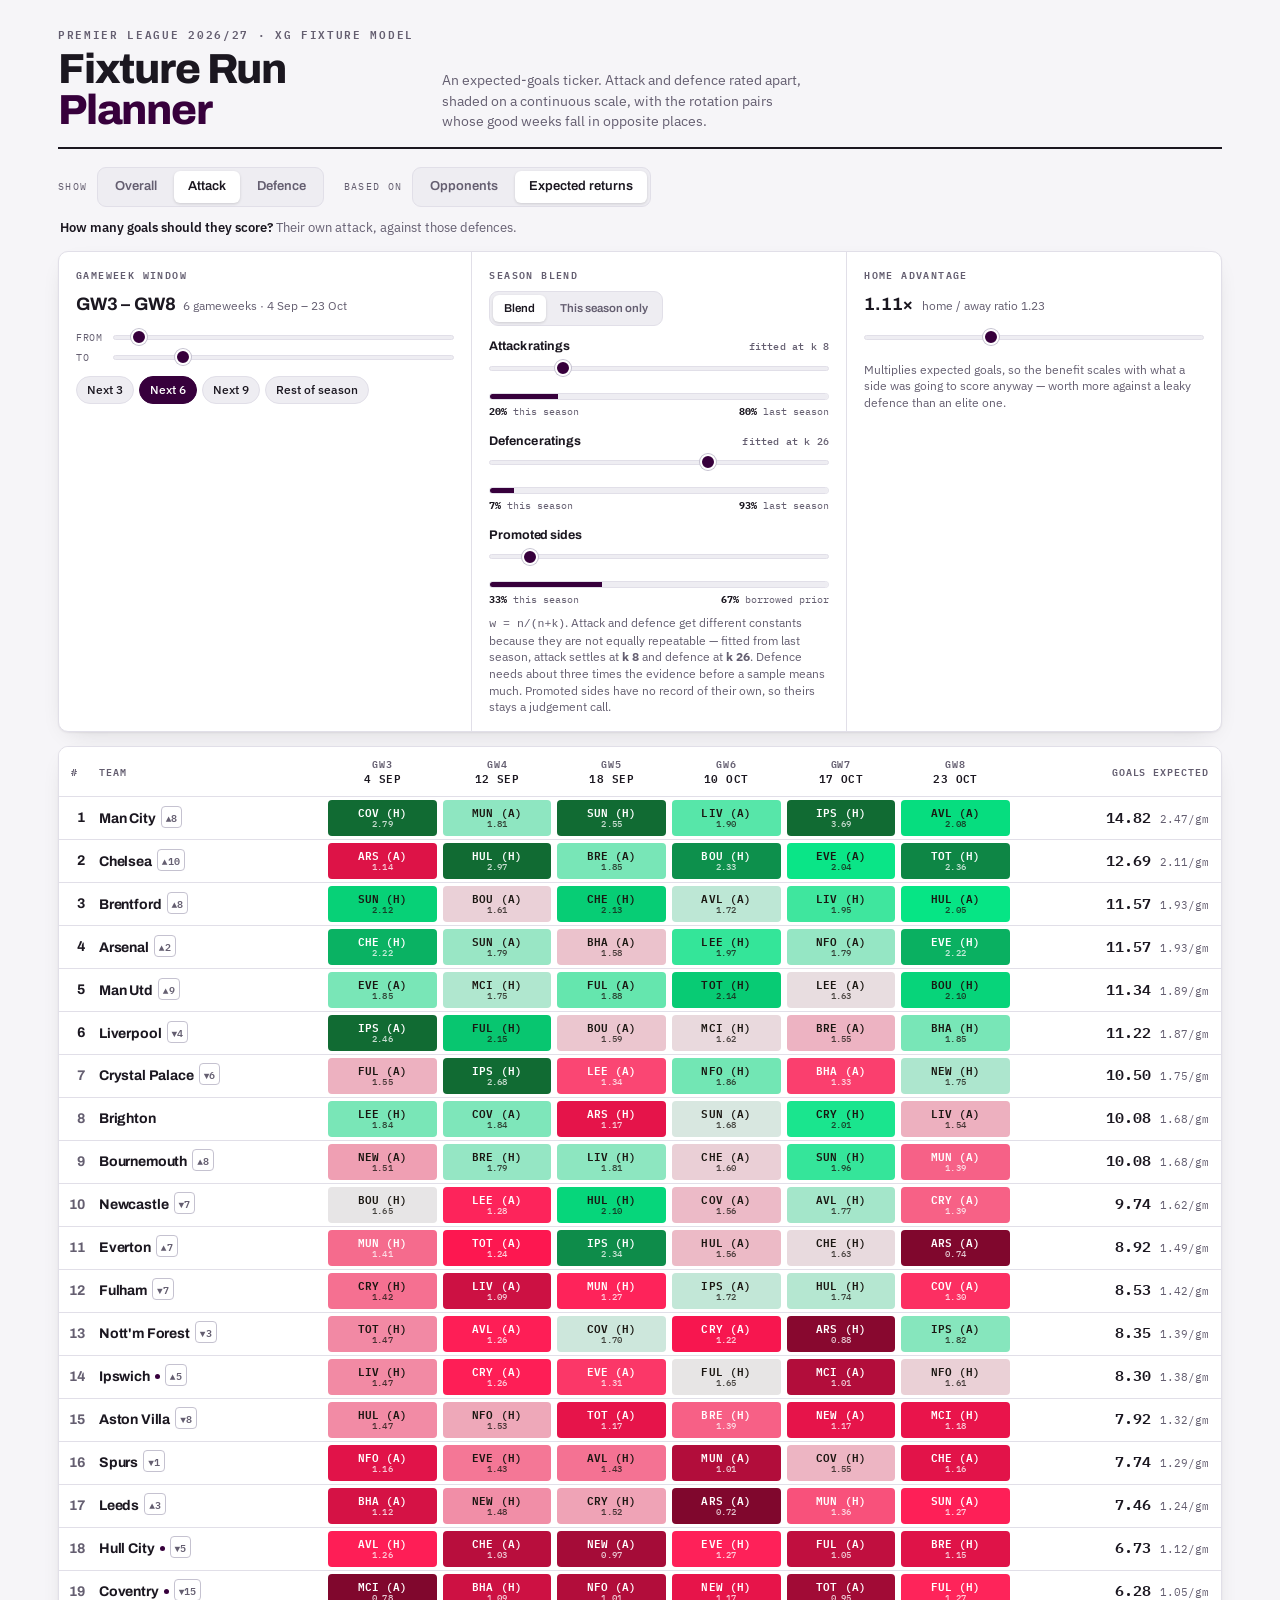
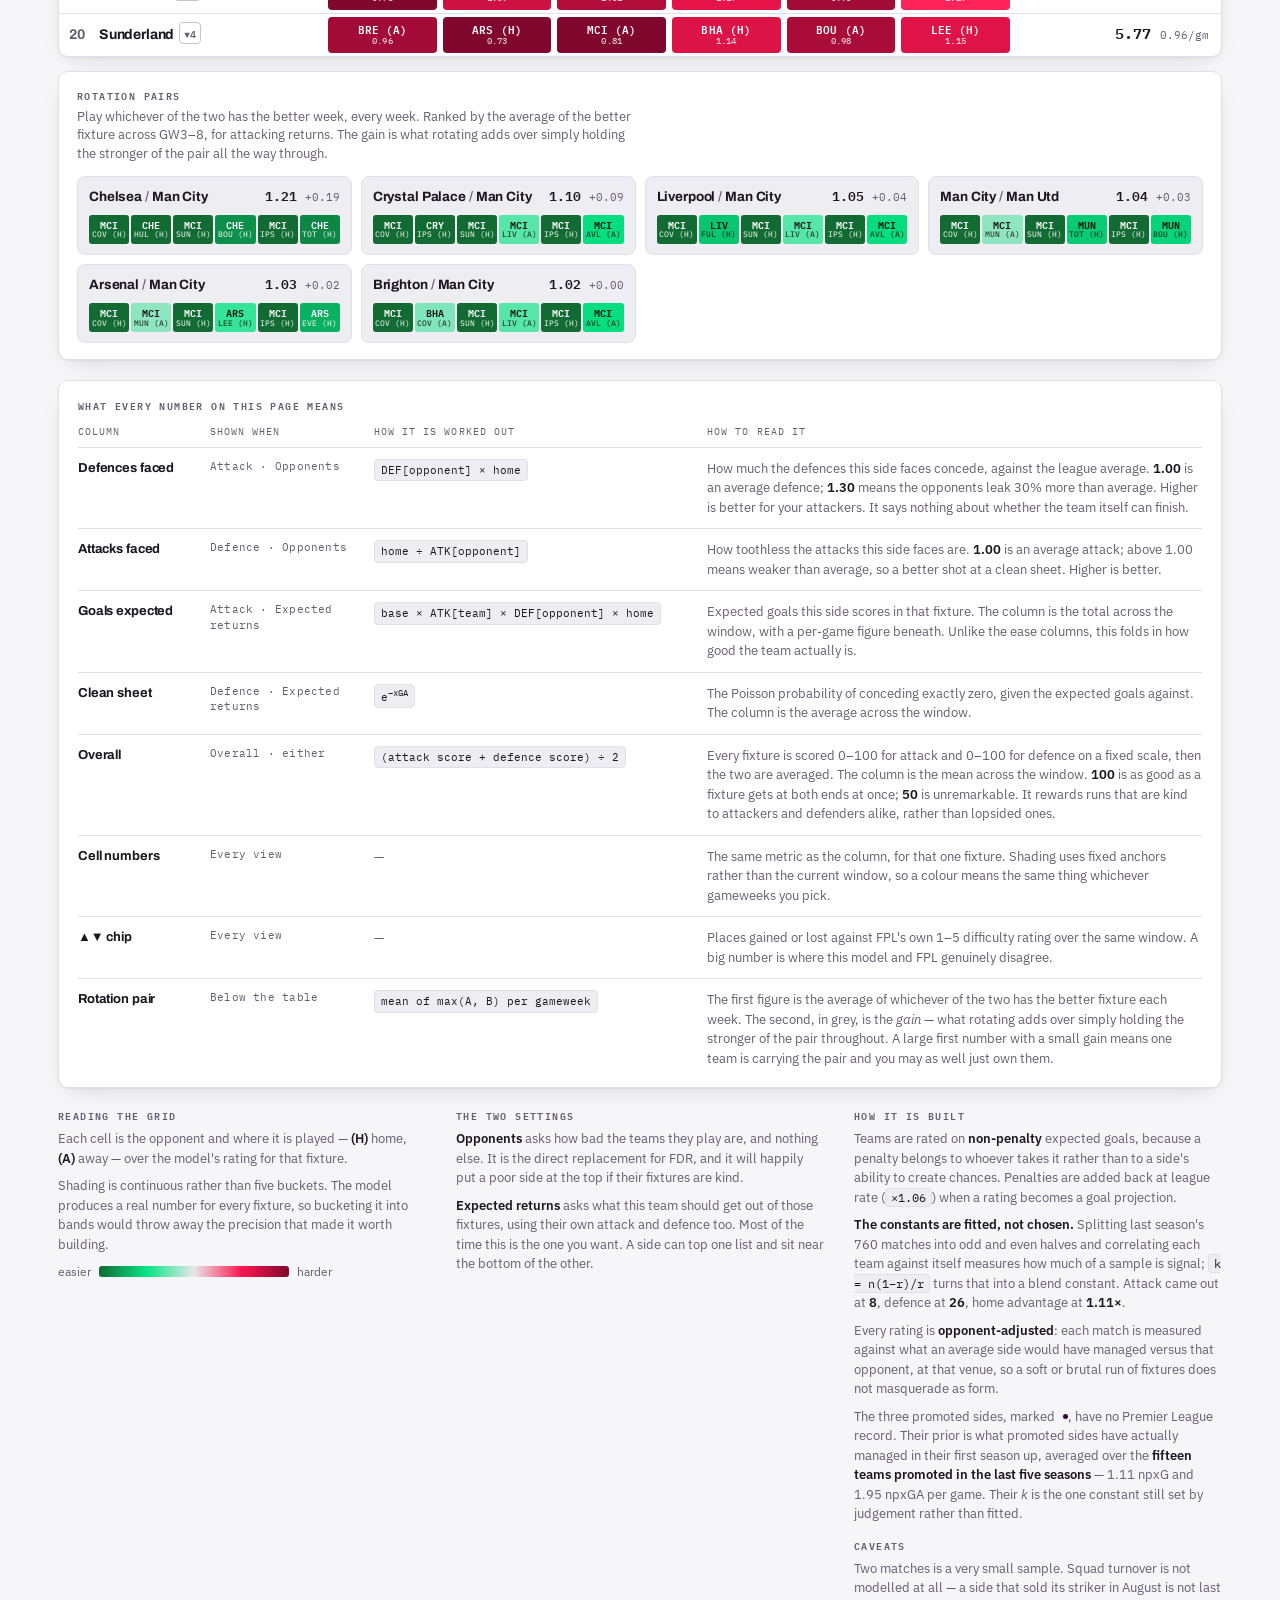
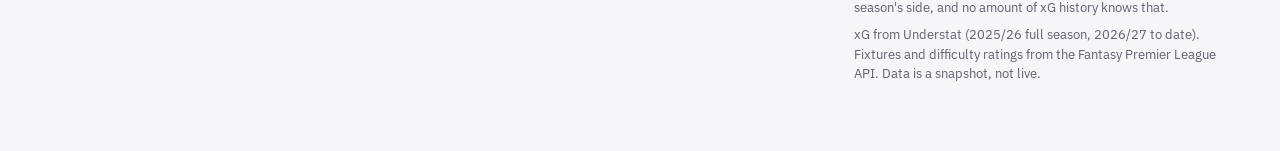
<file: FPL FILE.html>
<!doctype html>
<html lang="en">
<head>
<meta charset="utf-8">
<meta name="viewport" content="width=device-width, initial-scale=1">
<meta name="description" content="Premier League fixture difficulty rated on expected goals, with attack and defence scored separately.">
<meta name="color-scheme" content="light dark">
<link rel="icon" href="data:image/svg+xml,<svg xmlns='http://www.w3.org/2000/svg' viewBox='0 0 100 100'><text y='.9em' font-size='90'>%E2%9A%BD</text></svg>">
<title>Fixture Run Planner</title>
<link rel="preconnect" href="https://fonts.googleapis.com">
<link rel="preconnect" href="https://fonts.gstatic.com" crossorigin>
<link rel="stylesheet" href="https://fonts.googleapis.com/css2?family=Archivo:wght@600;700;800&family=IBM+Plex+Mono:wght@500;600&family=IBM+Plex+Sans:wght@400;500;600&display=swap">
<style>
  :root{
    --ground:#F6F5F8; --surface:#FFFFFF; --surface-2:#EEEDF2;
    --border:#E1DFE8; --border-strong:#C5C2D0;
    --ink:#1B1720; --muted:#645E70; --accent:#37003C; --accent-ink:#FFFFFF;
    --easy:#116B33; --easy2:#05E585; --midc:#E7E7E7; --hard2:#FF1751; --hard:#80072D;
    --bar:#37003C;
    --shadow:0 1px 2px rgba(27,23,32,.06), 0 8px 24px -12px rgba(27,23,32,.20);
  }
  @media (prefers-color-scheme: dark){
    :root:not([data-theme="light"]){
      --ground:#141218; --surface:#1D1A22; --surface-2:#282430;
      --border:#37323F; --border-strong:#4E4859;
      --ink:#F1EFF5; --muted:#9C95A8; --accent:#04E5F0; --accent-ink:#04222A;
      --easy:#0B5A2A; --easy2:#06D47A; --midc:#3D3948; --hard2:#E8114A; --hard:#77082C;
      --bar:#04E5F0;
      --shadow:0 1px 2px rgba(0,0,0,.5), 0 10px 30px -14px rgba(0,0,0,.8);
    }
  }
  :root[data-theme="dark"]{
    --ground:#141218; --surface:#1D1A22; --surface-2:#282430;
    --border:#37323F; --border-strong:#4E4859;
    --ink:#F1EFF5; --muted:#9C95A8; --accent:#04E5F0; --accent-ink:#04222A;
    --easy:#0B5A2A; --easy2:#06D47A; --midc:#3D3948; --hard2:#E8114A; --hard:#77082C;
    --bar:#04E5F0;
    --shadow:0 1px 2px rgba(0,0,0,.5), 0 10px 30px -14px rgba(0,0,0,.8);
  }

  *{box-sizing:border-box}
  body{margin:0;background:var(--ground);color:var(--ink);
    font-family:"IBM Plex Sans",ui-sans-serif,system-ui,-apple-system,Segoe UI,sans-serif;
    font-size:15px;line-height:1.5;-webkit-font-smoothing:antialiased}
  .wrap{max-width:1200px;margin:0 auto;padding:26px 18px 60px}

  .mast{display:flex;flex-wrap:wrap;align-items:flex-end;gap:14px 28px;padding-bottom:16px;border-bottom:2px solid var(--ink)}
  .mast h1{font-family:Archivo,sans-serif;font-weight:800;font-size:clamp(28px,4.6vw,42px);
    line-height:.98;letter-spacing:-.028em;margin:0;text-wrap:balance}
  .mast h1 em{font-style:normal;color:var(--accent)}
  .mast p{margin:0;color:var(--muted);max-width:46ch;font-size:13.5px}
  .eyebrow{font-family:"IBM Plex Mono",monospace;font-weight:600;font-size:10.5px;
    letter-spacing:.16em;text-transform:uppercase;color:var(--muted);display:block;margin-bottom:7px}

  .views{display:flex;flex-wrap:wrap;gap:9px 20px;align-items:center;margin-top:18px}
  .seg{display:inline-flex;background:var(--surface-2);border:1px solid var(--border);border-radius:9px;padding:3px;gap:3px}
  .seg button{font:inherit;font-size:13px;font-weight:600;padding:6px 14px;border:0;border-radius:6px;
    background:transparent;color:var(--muted);cursor:pointer;font-family:Archivo,sans-serif}
  .seg button[aria-pressed="true"]{background:var(--surface);color:var(--ink);box-shadow:0 1px 3px rgba(0,0,0,.14)}
  .seg button:focus-visible{outline:2px solid var(--accent);outline-offset:2px}
  .seglabel{font-family:"IBM Plex Mono",monospace;font-size:10px;letter-spacing:.14em;
    text-transform:uppercase;color:var(--muted);margin-right:-11px}

  .viewnote{margin:11px 2px 0;font-size:13px;color:var(--muted);max-width:82ch}
  .viewnote b{color:var(--ink);font-weight:600}
  .panel{background:var(--surface);border:1px solid var(--border);border-radius:10px;box-shadow:var(--shadow);margin-top:14px}
  .ctrls{display:grid;grid-template-columns:1.1fr 1fr 1fr}
  @media (max-width:900px){.ctrls{grid-template-columns:1fr}}
  .ctrl{padding:15px 17px}
  .ctrl+.ctrl{border-left:1px solid var(--border)}
  @media (max-width:900px){.ctrl+.ctrl{border-left:0;border-top:1px solid var(--border)}}
  .ctrl h2{font-family:"IBM Plex Mono",monospace;font-size:10px;font-weight:600;letter-spacing:.14em;
    text-transform:uppercase;color:var(--muted);margin:0 0 9px}
  .readout{font-family:Archivo,sans-serif;font-weight:700;font-size:18px;letter-spacing:-.01em;
    font-variant-numeric:tabular-nums;display:flex;align-items:baseline;gap:8px;margin-bottom:9px;flex-wrap:wrap}
  .readout small{font-family:"IBM Plex Sans",sans-serif;font-weight:400;font-size:12px;color:var(--muted);letter-spacing:0}

  input[type=range]{-webkit-appearance:none;appearance:none;width:100%;background:transparent;margin:0;height:20px;cursor:pointer}
  input[type=range]::-webkit-slider-runnable-track{height:5px;border-radius:99px;background:var(--surface-2);border:1px solid var(--border)}
  input[type=range]::-moz-range-track{height:5px;border-radius:99px;background:var(--surface-2);border:1px solid var(--border)}
  input[type=range]::-webkit-slider-thumb{-webkit-appearance:none;appearance:none;width:16px;height:16px;border-radius:50%;
    background:var(--accent);border:2px solid var(--surface);margin-top:-6.5px;box-shadow:0 0 0 1px var(--border-strong)}
  input[type=range]::-moz-range-thumb{width:16px;height:16px;border-radius:50%;background:var(--accent);
    border:2px solid var(--surface);box-shadow:0 0 0 1px var(--border-strong)}
  input[type=range]:focus-visible{outline:2px solid var(--accent);outline-offset:3px;border-radius:6px}
  .slider-row{display:grid;grid-template-columns:28px 1fr;align-items:center;gap:9px}
  .slider-row span{font-family:"IBM Plex Mono",monospace;font-size:10px;color:var(--muted);letter-spacing:.06em;text-transform:uppercase}
  .presets{display:flex;flex-wrap:wrap;gap:5px;margin-top:9px}
  .chipbtn{font:inherit;font-size:12px;font-weight:500;padding:4px 10px;border-radius:99px;cursor:pointer;
    background:var(--surface-2);color:var(--ink);border:1px solid var(--border)}
  .chipbtn:hover{border-color:var(--border-strong)}
  .chipbtn[aria-pressed="true"]{background:var(--accent);color:var(--accent-ink);border-color:var(--accent)}
  .chipbtn:focus-visible{outline:2px solid var(--accent);outline-offset:2px}
  .krows{display:flex;flex-direction:column;gap:13px}
  .kb h3{margin:0 0 2px;font-family:Archivo,sans-serif;font-size:12.5px;font-weight:700;
    letter-spacing:-.01em;color:var(--ink);display:flex;justify-content:space-between;align-items:baseline;gap:8px}
  .kb h3 em{font-style:normal;font-family:"IBM Plex Mono",monospace;font-size:10px;
    font-weight:500;color:var(--muted);letter-spacing:.02em}
  .seg.mini{margin-bottom:11px}
  .seg.mini button{font-size:11.5px;padding:5px 11px}
  .blendoff{opacity:.4;pointer-events:none}
  .readout.sub2{font-size:15px;margin-top:14px;margin-bottom:8px}
  .hint{font-size:11.5px;color:var(--muted);margin:8px 0 0;line-height:1.45}
  .mixbar{display:flex;height:7px;border-radius:99px;overflow:hidden;border:1px solid var(--border);margin-top:8px}
  .mixbar i{display:block;height:100%}
  .mixbar i:first-child{background:var(--accent)}
  .mixbar i:last-child{background:var(--surface-2)}
  .mixkey{display:flex;justify-content:space-between;font-family:"IBM Plex Mono",monospace;
    font-size:10px;color:var(--muted);margin-top:4px}

  .tablecard{margin-top:14px;background:var(--surface);border:1px solid var(--border);border-radius:10px;box-shadow:var(--shadow);overflow:hidden}
  .tscroll{overflow-x:auto}
  table{border-collapse:separate;border-spacing:0;width:100%;min-width:930px}
  thead th{font-family:"IBM Plex Mono",monospace;font-size:9.5px;font-weight:600;letter-spacing:.1em;
    text-transform:uppercase;color:var(--muted);text-align:center;padding:9px 6px;
    border-bottom:1px solid var(--border);white-space:nowrap;background:var(--surface)}
  thead th.lft{text-align:left;padding-left:12px}
  thead th.rgt{text-align:right;padding-right:12px}
  thead th b{display:block;font-weight:600;color:var(--ink);font-size:11px;letter-spacing:.04em}
  tbody td{padding:3px;border-bottom:1px solid var(--border);vertical-align:middle}
  tbody td.pad{padding:5px 12px}
  tbody tr:last-child td{border-bottom:0}
  tbody tr:hover td.pad{background:var(--surface-2)}
  .rank{font-family:Archivo,sans-serif;font-weight:700;font-size:14px;font-variant-numeric:tabular-nums;
    color:var(--muted);width:26px;text-align:right;padding:5px 2px 5px 10px}
  tr.top6 .rank{color:var(--ink)}
  .team{font-family:Archivo,sans-serif;font-weight:700;font-size:14px;letter-spacing:-.012em;white-space:nowrap}
  .prov{display:inline-block;width:5px;height:5px;border-radius:50%;background:var(--accent);margin-left:5px;vertical-align:2px}
  .delta{font-family:"IBM Plex Mono",monospace;font-size:9.5px;font-weight:600;margin-left:5px;
    padding:1px 4px;border-radius:4px;border:1px solid var(--border-strong);color:var(--muted);vertical-align:1px}
  .cellwrap{display:block}
  .cell{display:block;border-radius:4px;padding:6px 2px;text-align:center;
    font-family:"IBM Plex Mono",monospace;font-size:11px;font-weight:600;letter-spacing:.01em;
    min-width:64px;line-height:1.15}
  .cell u{display:block;text-decoration:none;font-size:9px;font-weight:500;opacity:.78;margin-top:1px}
  .score{font-family:"IBM Plex Mono",monospace;font-variant-numeric:tabular-nums;
    text-align:right;font-size:15px;font-weight:600;white-space:nowrap}
  .sub{font-size:10.5px;color:var(--muted);font-weight:400}

  /* rotation */
  .rot{margin-top:14px;background:var(--surface);border:1px solid var(--border);border-radius:10px;box-shadow:var(--shadow);padding:16px 18px}
  .rot h2{font-family:"IBM Plex Mono",monospace;font-size:10px;font-weight:600;letter-spacing:.14em;
    text-transform:uppercase;color:var(--muted);margin:0 0 4px}
  .rot > p{margin:0 0 13px;font-size:12.5px;color:var(--muted);max-width:70ch}
  .pairs{display:grid;grid-template-columns:repeat(auto-fit,minmax(272px,1fr));gap:9px}
  .pair{border:1px solid var(--border);border-radius:8px;padding:10px 11px;background:var(--surface-2)}
  .pairhead{display:flex;align-items:baseline;justify-content:space-between;gap:8px;margin-bottom:8px}
  .pairname{font-family:Archivo,sans-serif;font-weight:700;font-size:13.5px;letter-spacing:-.01em}
  .pairname s{text-decoration:none;color:var(--muted);font-weight:600;margin:0 3px}
  .pairval{font-family:"IBM Plex Mono",monospace;font-size:12.5px;font-weight:600;font-variant-numeric:tabular-nums}
  .pairstrip{display:flex;gap:2px}
  .pcell{flex:1 1 0;border-radius:3px;padding:4px 1px;text-align:center;
    font-family:"IBM Plex Mono",monospace;font-size:9.5px;font-weight:600;line-height:1.2}
  .pcell u{display:block;text-decoration:none;font-size:8px;opacity:.8;font-weight:500}

  .notes{margin-top:20px;display:grid;grid-template-columns:repeat(auto-fit,minmax(255px,1fr));gap:16px 30px}
  .notes h3{font-family:"IBM Plex Mono",monospace;font-size:10px;font-weight:600;letter-spacing:.14em;
    text-transform:uppercase;color:var(--muted);margin:0 0 6px}
  .notes p{margin:0 0 8px;font-size:13px;color:var(--muted);max-width:62ch}
  .notes code{font-family:"IBM Plex Mono",monospace;font-size:12px;color:var(--ink);
    background:var(--surface-2);padding:1px 5px;border-radius:4px;border:1px solid var(--border)}
  .notes strong{color:var(--ink);font-weight:600}
  .ramp{display:flex;align-items:center;gap:8px;margin-top:9px;font-size:11.5px;color:var(--muted)}
  .rampbar{flex:1 1 auto;height:11px;border-radius:3px;max-width:190px}

  .gloss{margin-top:20px;background:var(--surface);border:1px solid var(--border);
    border-radius:10px;box-shadow:var(--shadow);padding:17px 19px 8px}
  .gloss h2{font-family:"IBM Plex Mono",monospace;font-size:10px;font-weight:600;letter-spacing:.14em;
    text-transform:uppercase;color:var(--muted);margin:0 0 12px}
  .gtable{display:flex;flex-direction:column}
  .grow{display:grid;grid-template-columns:118px 150px 1fr 1.55fr;gap:14px;
    padding:11px 0;border-top:1px solid var(--border);font-size:13px;color:var(--muted);align-items:start}
  .grow.ghead{border-top:0;padding-top:0;font-family:"IBM Plex Mono",monospace;font-size:9.5px;
    letter-spacing:.11em;text-transform:uppercase;padding-bottom:7px}
  .gname{font-family:Archivo,sans-serif;font-weight:700;font-size:13px;color:var(--ink);letter-spacing:-.01em}
  .gwhen{font-family:"IBM Plex Mono",monospace;font-size:10.5px;letter-spacing:.02em}
  .gcalc code{font-family:"IBM Plex Mono",monospace;font-size:11px;color:var(--ink);
    background:var(--surface-2);padding:2px 6px;border-radius:4px;border:1px solid var(--border);
    display:inline-block;line-height:1.5}
  .grow strong{color:var(--ink);font-weight:600}
  @media (max-width:820px){
    .grow{grid-template-columns:1fr;gap:5px}
    .grow.ghead{display:none}
  }
  @media (prefers-reduced-motion:reduce){*{animation:none!important;transition:none!important}}
</style>
<style>
  html{-webkit-text-size-adjust:100%}
  img{max-width:100%}
</style>
</head>
<body>
<div class="wrap">
  <header class="mast">
    <div>
      <span class="eyebrow">Premier League 2026/27 · xG fixture model</span>
      <h1>Fixture Run<br><em>Planner</em></h1>
    </div>
    <p>An expected-goals ticker. Attack and defence rated apart, shaded on a continuous scale, with the rotation pairs whose good weeks fall in opposite places.</p>
  </header>

  <div class="views">
    <span class="seglabel">Show</span>
    <div class="seg" id="sideSeg">
      <button data-side="all" aria-pressed="false">Overall</button>
      <button data-side="atk" aria-pressed="true">Attack</button>
      <button data-side="def" aria-pressed="false">Defence</button>
    </div>
    <span class="seglabel">Based on</span>
    <div class="seg" id="modeSeg">
      <button data-mode="ease" aria-pressed="false">Opponents</button>
      <button data-mode="proj" aria-pressed="true">Expected returns</button>
    </div>
  </div>

  <p class="viewnote" id="viewNote"></p>

  <section class="panel ctrls">
    <div class="ctrl">
      <h2>Gameweek window</h2>
      <div class="readout" id="gwReadout"></div>
      <div class="slider-row"><span>From</span><input type="range" id="gwFrom" min="1" max="38" value="3" aria-label="First gameweek"></div>
      <div class="slider-row"><span>To</span><input type="range" id="gwTo" min="1" max="38" value="8" aria-label="Last gameweek"></div>
      <div class="presets" id="presets">
        <button class="chipbtn" data-next="3">Next 3</button>
        <button class="chipbtn" data-next="6">Next 6</button>
        <button class="chipbtn" data-next="9">Next 9</button>
        <button class="chipbtn" data-rest="1">Rest of season</button>
      </div>
    </div>
    <div class="ctrl">
      <h2>Season blend</h2>
      <div class="seg mini" id="blendSeg">
        <button data-blend="on" aria-pressed="true">Blend</button>
        <button data-blend="off" aria-pressed="false">This season only</button>
      </div>
      <div class="krows" id="krows">
        <div class="kb"><h3>Attack ratings<em id="kAtkFit"></em></h3>
          <input type="range" id="kAtk" min="0" max="40" step="1" value="8" aria-label="How much of this season to use for attack ratings">
          <div class="mixbar"><i id="bA"></i><i id="bAo"></i></div>
          <div class="mixkey"><span id="lA"></span><span id="lAo"></span></div></div>
        <div class="kb"><h3>Defence ratings<em id="kDefFit"></em></h3>
          <input type="range" id="kDef" min="0" max="40" step="1" value="26" aria-label="How much of this season to use for defence ratings">
          <div class="mixbar"><i id="bD"></i><i id="bDo"></i></div>
          <div class="mixkey"><span id="lD"></span><span id="lDo"></span></div></div>
        <div class="kb"><h3>Promoted sides<em id="kpFit"></em></h3>
          <input type="range" id="kpval" min="0" max="40" step="1" value="4" aria-label="How much of this season to use for promoted sides">
          <div class="mixbar"><i id="bP"></i><i id="bPo"></i></div>
          <div class="mixkey"><span id="lP"></span><span id="lPo"></span></div></div>
      </div>
      <p class="hint" id="blendHint"></p>
    </div>
    <div class="ctrl">
      <h2>Home advantage</h2>
      <div class="readout" id="hReadout"></div>
      <input type="range" id="hval" min="1" max="1.3" step="0.01" value="1.11" aria-label="Home advantage multiplier">
      <p class="hint">Multiplies expected goals, so the benefit scales with what a side was going to score anyway — worth more against a leaky defence than an elite one.</p>
    </div>
  </section>

  <div class="tablecard">
    <div class="tscroll"><table>
      <thead><tr id="thead"></tr></thead>
      <tbody id="rows"></tbody>
    </table></div>
  </div>

  <section class="rot">
    <h2>Rotation pairs</h2>
    <p id="rotIntro"></p>
    <div class="pairs" id="pairs"></div>
  </section>


  <section class="gloss">
    <h2>What every number on this page means</h2>
    <div class="gtable">
      <div class="grow ghead"><span>Column</span><span>Shown when</span><span>How it is worked out</span><span>How to read it</span></div>

      <div class="grow"><span class="gname">Defences faced</span><span class="gwhen">Attack · Opponents</span>
        <span class="gcalc"><code>DEF[opponent] &times; home</code></span>
        <span>How much the defences this side faces concede, against the league average. <strong>1.00</strong> is an average defence; <strong>1.30</strong> means the opponents leak 30% more than average. Higher is better for your attackers. It says nothing about whether the team itself can finish.</span></div>

      <div class="grow"><span class="gname">Attacks faced</span><span class="gwhen">Defence · Opponents</span>
        <span class="gcalc"><code>home &divide; ATK[opponent]</code></span>
        <span>How toothless the attacks this side faces are. <strong>1.00</strong> is an average attack; above 1.00 means weaker than average, so a better shot at a clean sheet. Higher is better.</span></div>

      <div class="grow"><span class="gname">Goals expected</span><span class="gwhen">Attack · Expected returns</span>
        <span class="gcalc"><code>base &times; ATK[team] &times; DEF[opponent] &times; home</code></span>
        <span>Expected goals this side scores in that fixture. The column is the total across the window, with a per-game figure beneath. Unlike the ease columns, this folds in how good the team actually is.</span></div>

      <div class="grow"><span class="gname">Clean sheet</span><span class="gwhen">Defence · Expected returns</span>
        <span class="gcalc"><code>e<sup>&minus;xGA</sup></code></span>
        <span>The Poisson probability of conceding exactly zero, given the expected goals against. The column is the average across the window.</span></div>

      <div class="grow"><span class="gname">Overall</span><span class="gwhen">Overall · either</span>
        <span class="gcalc"><code>(attack score + defence score) &divide; 2</code></span>
        <span>Every fixture is scored 0&ndash;100 for attack and 0&ndash;100 for defence on a fixed scale, then the two are averaged. The column is the mean across the window. <strong>100</strong> is as good as a fixture gets at both ends at once; <strong>50</strong> is unremarkable. It rewards runs that are kind to attackers and defenders alike, rather than lopsided ones.</span></div>

      <div class="grow"><span class="gname">Cell numbers</span><span class="gwhen">Every view</span>
        <span class="gcalc">&mdash;</span>
        <span>The same metric as the column, for that one fixture. Shading uses fixed anchors rather than the current window, so a colour means the same thing whichever gameweeks you pick.</span></div>

      <div class="grow"><span class="gname">&#9650;&#9660; chip</span><span class="gwhen">Every view</span>
        <span class="gcalc">&mdash;</span>
        <span>Places gained or lost against FPL's own 1&ndash;5 difficulty rating over the same window. A big number is where this model and FPL genuinely disagree.</span></div>

      <div class="grow"><span class="gname">Rotation pair</span><span class="gwhen">Below the table</span>
        <span class="gcalc"><code>mean of max(A, B) per gameweek</code></span>
        <span>The first figure is the average of whichever of the two has the better fixture each week. The second, in grey, is the <em>gain</em> &mdash; what rotating adds over simply holding the stronger of the pair throughout. A large first number with a small gain means one team is carrying the pair and you may as well just own them.</span></div>
    </div>
  </section>

  <section class="notes">
    <div>
      <h3>Reading the grid</h3>
      <p>Each cell is the opponent and where it is played &mdash; <strong>(H)</strong> home, <strong>(A)</strong> away &mdash; over the model's rating for that fixture.</p>
      <p>Shading is continuous rather than five buckets. The model produces a real number for every fixture, so bucketing it into bands would throw away the precision that made it worth building.</p>
      <div class="ramp"><span>easier</span><div class="rampbar" id="rampbar"></div><span>harder</span></div>
    </div>
    <div>
      <h3>The two settings</h3>
      <p><strong>Opponents</strong> asks how bad the teams they play are, and nothing else. It is the direct replacement for FDR, and it will happily put a poor side at the top if their fixtures are kind.</p>
      <p><strong>Expected returns</strong> asks what this team should get out of those fixtures, using their own attack and defence too. Most of the time this is the one you want. A side can top one list and sit near the bottom of the other.</p>
    </div>
    <div>
      <h3>How it is built</h3>
      <p>Teams are rated on <strong>non-penalty</strong> expected goals, because a penalty belongs to whoever takes it rather than to a side's ability to create chances. Penalties are added back at league rate (<code>&times;1.06</code>) when a rating becomes a goal projection.</p>
      <p><strong>The constants are fitted, not chosen.</strong> Splitting last season's 760 matches into odd and even halves and correlating each team against itself measures how much of a sample is signal; <code>k = n(1&minus;r)/r</code> turns that into a blend constant. Attack came out at <strong>8</strong>, defence at <strong>26</strong>, home advantage at <strong>1.11&times;</strong>.</p>
      <p>Every rating is <strong>opponent-adjusted</strong>: each match is measured against what an average side would have managed versus that opponent, at that venue, so a soft or brutal run of fixtures does not masquerade as form.</p>
<p>The three promoted sides, marked <span class="prov"></span>, have no Premier League record. Their prior is what promoted sides have actually managed in their first season up, averaged over the <strong>fifteen teams promoted in the last five seasons</strong> — 1.11 npxG and 1.95 npxGA per game. Their <em>k</em> is the one constant still set by judgement rather than fitted.</p>
      <h3 style="margin-top:14px">Caveats</h3>
      <p>Two matches is a very small sample. Squad turnover is not modelled at all &mdash; a side that sold its striker in August is not last season's side, and no amount of xG history knows that.</p>
      <p class="sub">xG from Understat (2025/26 full season, 2026/27 to date). Fixtures and difficulty ratings from the Fantasy Premier League API. Data is a snapshot, not live.</p>
    </div>
  </section>
</div>

<script>
const TEAMS={1:["Arsenal","ars"],2:["Aston Villa","avl"],3:["Bournemouth","bou"],4:["Brentford","bre"],
5:["Brighton","bha"],6:["Chelsea","che"],7:["Coventry","cov"],8:["Crystal Palace","cry"],
9:["Everton","eve"],10:["Fulham","ful"],11:["Hull City","hul"],12:["Ipswich","ips"],
13:["Leeds","lee"],14:["Liverpool","liv"],15:["Man City","mci"],16:["Man Utd","mun"],
17:["Newcastle","new"],18:["Nott'm Forest","nfo"],19:["Spurs","tot"],20:["Sunderland","sun"]};
const REC={
// pa/pd = 2025/26, a26/d26 = 2026/27. Non-penalty xG & xGA per game, opponent-adjusted.
1:{pa:1.9285,pd:0.8839,a26:1.3996,d26:0.4558},   2:{pa:1.4815,pd:1.4486,a26:0.3727,d26:2.3882},
3:{pa:1.6426,pd:1.3845,a26:1.5595,d26:1.7646},   4:{pa:1.5504,pd:1.4062,a26:2.5564,d26:1.0210},
5:{pa:1.4338,pd:1.2976,a26:2.8144,d26:1.7992},   6:{pa:1.7514,pd:1.5015,a26:3.2969,d26:1.7456},
7:{pa:1.1145,pd:1.9492,a26:0.8443,d26:1.0572,promoted:1},
8:{pa:1.4893,pd:1.4450,a26:1.6979,d26:1.7959},   9:{pa:1.2781,pd:1.4851,a26:1.5707,d26:2.0390},
10:{pa:1.2182,pd:1.5062,a26:1.1622,d26:2.1761},
11:{pa:1.1145,pd:1.9492,a26:0.8930,d26:1.5006,promoted:1},
12:{pa:1.1145,pd:1.9492,a26:1.7404,d26:2.6633,promoted:1},
13:{pa:1.4186,pd:1.3608,a26:0.7807,d26:1.1788}, 14:{pa:1.7279,pd:1.3471,a26:1.7410,d26:1.9398},
15:{pa:1.9983,pd:1.2046,a26:2.5535,d26:0.7505}, 16:{pa:1.7780,pd:1.2569,a26:2.2013,d26:2.1177},
17:{pa:1.4800,pd:1.4086,a26:1.3648,d26:1.7188}, 18:{pa:1.2368,pd:1.5716,a26:1.4644,d26:0.7848},
19:{pa:1.2307,pd:1.3866,a26:0.9530,d26:2.0237}, 20:{pa:1.0482,pd:1.5022,a26:1.1492,d26:1.6070}};
const FIT={kAtk:8, kDef:26, home:1.11};
const PEN=1.0634;   // ratings exclude penalties; restore them when projecting real goals
const MATCHES_PLAYED=2;
const DEADLINES=["2026-08-21","2026-08-28","2026-09-04","2026-09-12","2026-09-18","2026-10-10","2026-10-17","2026-10-23","2026-10-31","2026-11-07","2026-11-21","2026-11-28","2026-12-02","2026-12-05","2026-12-12","2026-12-19","2026-12-26","2026-12-30","2027-01-02","2027-01-06","2027-01-16","2027-01-23","2027-01-30","2027-02-06","2027-02-10","2027-02-20","2027-02-27","2027-03-03","2027-03-13","2027-03-20","2027-04-10","2027-04-17","2027-04-24","2027-05-01","2027-05-08","2027-05-15","2027-05-23","2027-05-30"];
const NEXT_GW=3;
const FX=[[1,1,7,2,5],[1,11,16,4,2],[1,9,8,3,3],[1,12,20,2,2],[1,18,13,2,3],[1,4,19,3,3],[1,5,2,3,3],[1,15,3,3,5],[1,17,14,4,3],[1,10,6,4,3],[2,8,15,4,3],[2,14,18,3,4],[2,3,9,3,3],[2,7,11,2,2],[2,19,17,2,3],[2,6,5,2,4],[2,13,4,3,3],[2,20,10,2,3],[2,16,12,2,4],[2,2,1,4,4],[3,12,14,4,2],[3,17,3,3,3],[3,4,20,2,3],[3,5,13,2,3],[3,10,8,3,3],[3,15,7,2,5],[3,18,19,3,3],[3,11,2,3,2],[3,9,16,4,3],[3,1,6,4,5],[4,2,18,3,4],[4,3,4,3,3],[4,6,11,2,4],[4,8,12,2,3],[4,14,10,2,4],[4,19,9,3,3],[4,20,1,4,3],[4,7,5,2,2],[4,16,15,4,4],[4,13,17,2,3],[5,4,6,4,3],[5,19,2,3,3],[5,5,1,4,3],[5,9,12,2,3],[5,17,11,2,3],[5,18,7,2,3],[5,3,14,4,3],[5,13,8,3,3],[5,15,20,2,5],[5,10,16,4,3],[6,1,13,2,5],[6,2,4,3,4],[6,6,3,3,4],[6,12,10,2,2],[6,20,5,2,3],[6,16,19,3,4],[6,8,18,3,3],[6,11,9,3,2],[6,14,15,4,4],[6,7,17,2,2],[7,9,6,4,3],[7,4,14,4,3],[7,10,11,2,3],[7,15,12,2,5],[7,17,2,3,3],[7,3,20,2,3],[7,5,8,3,3],[7,13,16,4,3],[7,18,1,4,3],[7,19,7,2,3],[8,12,18,3,2],[8,2,15,4,4],[8,1,9,3,5],[8,7,10,2,2],[8,6,19,3,4],[8,8,17,2,3],[8,11,4,3,2],[8,14,5,2,4],[8,16,3,3,4],[8,20,13,2,3],[9,6,16,4,4],[9,3,13,2,3],[9,4,18,3,3],[9,7,20,2,2],[9,11,12,2,2],[9,15,5,2,5],[9,19,8,3,3],[9,2,10,2,4],[9,14,1,4,4],[9,17,9,3,3],[10,1,11,2,5],[10,5,4,3,3],[10,8,14,4,3],[10,9,7,2,3],[10,10,17,2,3],[10,12,3,3,2],[10,13,19,3,3],[10,16,2,3,4],[10,18,15,4,3],[10,20,6,4,3],[11,2,20,2,4],[11,3,18,3,3],[11,4,9,3,3],[11,6,13,2,4],[11,7,8,3,2],[11,11,5,2,2],[11,14,16,4,4],[11,15,10,2,5],[11,17,1,4,3],[11,19,12,2,3],[12,1,15,4,5],[12,5,17,2,3],[12,8,11,2,3],[12,9,14,4,3],[12,10,3,3,3],[12,12,2,3,2],[12,13,7,2,3],[12,16,4,3,4],[12,18,6,4,3],[12,20,19,3,3],[13,2,9,3,4],[13,3,5,2,3],[13,4,1,4,3],[13,6,8,3,4],[13,7,12,2,2],[13,11,18,3,2],[13,14,20,2,4],[13,15,13,2,5],[13,17,16,4,3],[13,19,10,2,3],[14,2,8,3,4],[14,3,11,2,3],[14,4,15,4,3],[14,6,14,4,4],[14,9,10,2,3],[14,13,12,2,3],[14,16,7,2,4],[14,17,20,2,3],[14,18,5,2,3],[14,19,1,4,3],[15,1,3,3,5],[15,5,9,3,3],[15,7,2,3,2],[15,8,16,4,3],[15,10,4,3,3],[15,11,19,3,2],[15,12,17,2,2],[15,14,13,2,4],[15,15,6,4,5],[15,20,18,3,3],[16,1,16,4,5],[16,3,7,2,3],[16,4,17,2,3],[16,5,12,2,3],[16,6,2,3,4],[16,13,10,2,3],[16,14,19,3,4],[16,15,11,2,5],[16,18,9,3,3],[16,20,8,3,3],[17,2,13,2,4],[17,7,6,4,2],[17,8,1,4,3],[17,9,20,2,3],[17,10,5,2,3],[17,11,14,4,2],[17,12,4,3,2],[17,16,18,3,4],[17,17,15,4,3],[17,19,3,3,3],[18,2,14,4,4],[18,7,4,3,2],[18,8,3,3,3],[18,9,15,4,3],[18,10,1,4,3],[18,11,13,2,2],[18,12,6,4,2],[18,16,20,2,4],[18,17,18,3,3],[18,19,5,2,3],[19,1,12,2,5],[19,3,2,3,3],[19,4,8,3,3],[19,5,16,4,3],[19,6,17,2,4],[19,13,9,3,3],[19,14,7,2,4],[19,15,19,3,5],[19,18,10,2,3],[19,20,11,2,3],[20,1,4,3,5],[20,5,3,3,3],[20,8,6,4,3],[20,9,2,3,3],[20,10,19,3,3],[20,12,7,2,2],[20,13,15,4,3],[20,16,17,2,4],[20,18,11,2,3],[20,20,14,4,3],[21,2,16,4,4],[21,3,12,2,3],[21,4,5,2,3],[21,6,20,2,4],[21,7,9,3,2],[21,11,1,4,2],[21,14,8,3,4],[21,15,18,3,5],[21,17,10,2,3],[21,19,13,2,3],[22,1,17,2,5],[22,5,15,4,3],[22,8,19,3,3],[22,9,4,3,3],[22,10,2,3,3],[22,12,11,2,2],[22,13,6,4,3],[22,16,14,4,4],[22,18,3,3,3],[22,20,7,2,3],[23,2,12,2,4],[23,3,10,2,3],[23,4,16,4,3],[23,6,18,3,4],[23,7,13,2,2],[23,11,8,3,2],[23,14,9,3,4],[23,15,1,4,5],[23,17,5,2,3],[23,19,20,2,3],[24,1,14,4,5],[24,5,11,2,3],[24,8,7,2,3],[24,9,17,2,3],[24,10,15,4,3],[24,12,19,3,2],[24,13,3,3,3],[24,16,6,4,4],[24,18,4,3,3],[24,20,2,3,3],[25,2,3,3,4],[25,7,14,4,2],[25,8,4,3,3],[25,9,13,2,3],[25,10,18,3,3],[25,11,20,2,2],[25,12,1,4,2],[25,16,5,2,4],[25,17,6,4,3],[25,19,15,4,3],[26,1,10,2,5],[26,3,8,3,3],[26,4,7,2,3],[26,5,19,3,3],[26,6,12,2,4],[26,13,2,3,3],[26,14,11,2,4],[26,15,17,2,5],[26,18,16,4,3],[26,20,9,3,3],[27,2,6,4,4],[27,7,3,3,2],[27,8,20,2,3],[27,9,18,3,3],[27,10,13,2,3],[27,11,15,4,2],[27,12,5,2,2],[27,16,1,4,4],[27,17,4,3,3],[27,19,14,4,3],[28,1,8,3,5],[28,3,19,3,3],[28,4,12,2,3],[28,5,10,2,3],[28,6,7,2,4],[28,13,11,2,3],[28,14,2,3,4],[28,15,9,3,5],[28,18,17,2,3],[28,20,16,4,3],[29,2,11,2,4],[29,3,17,2,3],[29,6,1,4,4],[29,7,15,4,2],[29,8,10,2,3],[29,13,5,2,3],[29,14,12,2,4],[29,16,9,3,4],[29,19,18,3,3],[29,20,4,3,3],[30,1,20,2,5],[30,4,3,3,3],[30,5,7,2,3],[30,9,19,3,3],[30,10,14,4,3],[30,11,6,4,2],[30,12,8,3,2],[30,15,16,4,5],[30,17,13,2,3],[30,18,2,3,3],[31,2,5,2,4],[31,3,15,4,3],[31,6,10,2,4],[31,7,1,4,2],[31,8,9,3,3],[31,13,18,3,3],[31,14,17,2,4],[31,16,11,2,4],[31,19,4,3,3],[31,20,12,2,3],[32,1,2,3,5],[32,4,13,2,3],[32,5,6,4,3],[32,9,3,3,3],[32,10,20,2,3],[32,11,7,2,2],[32,12,16,4,2],[32,15,8,3,5],[32,17,19,3,3],[32,18,14,4,3],[33,2,7,2,4],[33,3,1,4,3],[33,4,10,2,3],[33,6,15,4,4],[33,9,5,2,3],[33,13,14,4,3],[33,16,8,3,4],[33,17,12,2,3],[33,18,20,2,3],[33,19,11,2,3],[34,1,19,3,5],[34,5,18,3,3],[34,7,16,4,2],[34,8,2,3,3],[34,10,9,3,3],[34,11,3,3,2],[34,12,13,2,2],[34,14,6,4,4],[34,15,4,3,5],[34,20,17,2,3],[35,3,16,4,3],[35,4,2,3,3],[35,5,20,2,3],[35,9,11,2,3],[35,10,12,2,3],[35,13,1,4,3],[35,15,14,4,5],[35,17,7,2,3],[35,18,8,3,3],[35,19,6,4,3],[36,1,18,3,5],[36,2,17,2,4],[36,6,9,3,4],[36,7,19,3,2],[36,8,5,2,3],[36,11,10,2,2],[36,12,15,4,2],[36,14,4,3,4],[36,16,13,2,4],[36,20,3,3,3],[37,3,6,4,3],[37,4,11,2,3],[37,5,14,4,3],[37,9,1,4,3],[37,10,7,2,3],[37,13,20,2,3],[37,15,2,3,5],[37,17,8,3,3],[37,18,12,2,3],[37,19,16,4,3],[38,1,5,2,5],[38,2,19,3,4],[38,6,4,3,4],[38,7,18,3,2],[38,8,13,2,3],[38,11,17,2,2],[38,12,9,3,2],[38,14,3,3,4],[38,16,10,2,4],[38,20,15,4,3]];

let SIDE="atk", MODE="proj", BLEND=true;
const $=s=>document.querySelector(s);
const css=n=>getComputedStyle(document.documentElement).getPropertyValue(n).trim();
const fmtDate=iso=>{const[y,m,d]=iso.split("-").map(Number);
  return d+" "+["Jan","Feb","Mar","Apr","May","Jun","Jul","Aug","Sep","Oct","Nov","Dec"][m-1];};

/* ---- continuous diverging colour ---- */
const hex2rgb=h=>{h=h.replace("#","");return [0,2,4].map(i=>parseInt(h.slice(i,i+2),16));};
const mix=(a,b,t)=>a.map((v,i)=>Math.round(v+(b[i]-v)*t));
const ramp=()=>["--hard","--hard2","--midc","--easy2","--easy"].map(n=>hex2rgb(css(n)));
function shade(t){                       // t: 0 = hardest (dark red), 1 = easiest (dark green)
  t=Math.max(0,Math.min(1,t));
  const s=ramp(), x=t*4, i=Math.min(3,Math.floor(x));
  const rgb=mix(s[i],s[i+1],x-i);
  const lum=(0.2126*rgb[0]+0.7152*rgb[1]+0.0722*rgb[2])/255;
  return {bg:`rgb(${rgb.join(",")})`, fg: lum>0.55 ? "#1A1611" : "#FFFFFF"};
}

function strengths(kA,kD,kp){
  const b={}, n=MATCHES_PLAYED;
  for(const id in REC){const r=REC[id];
    const wa=n/(n+(r.promoted?kp:kA)), wd=n/(n+(r.promoted?kp:kD));
    b[id]=[wa*r.a26+(1-wa)*r.pa, wd*r.d26+(1-wd)*r.pd];}
  const ids=Object.keys(b);
  const la=ids.reduce((s,i)=>s+b[i][0],0)/ids.length, ld=ids.reduce((s,i)=>s+b[i][1],0)/ids.length;
  const ATK={},DEF={}; ids.forEach(i=>{ATK[i]=b[i][0]/la; DEF[i]=b[i][1]/ld;});
  const w=x=>MATCHES_PLAYED/(MATCHES_PLAYED+x);
  return {ATK,DEF,base:(la+ld)/2, wA:w(kA), wD:w(kD), wP:w(kp)};
}
function collect(from,to){
  const out={}; for(const id in TEAMS) out[id]=[];
  for(const[gw,h,a,hd,ad] of FX){ if(gw<from||gw>to) continue;
    out[h].push({gw,opp:a,home:true,fdr:hd}); out[a].push({gw,opp:h,home:false,fdr:ad}); }
  for(const id in out) out[id].sort((x,y)=>x.gw-y.gw);
  return out;
}
/* raw value for one fixture, per side+mode */
function rawVal(side,t,f,S,h){
  const m=f.home?h:1/h;
  if(side==="atk") return MODE==="ease" ? S.DEF[f.opp]*m : S.base*S.ATK[t]*S.DEF[f.opp]*m*PEN;
  return MODE==="ease" ? m/S.ATK[f.opp] : Math.exp(-(S.base*S.ATK[f.opp]*S.DEF[t]/m*PEN))*100;
}
/* anchors map raw value -> 0..1 goodness, fixed so colours mean the same across windows */
const ANCHOR={atk_ease:[0.70,1.32], atk_proj:[0.85,2.45], def_ease:[0.72,1.42], def_proj:[8,50]};
const good=(side,v)=>{const[lo,hi]=ANCHOR[side+"_"+MODE]; return (v-lo)/(hi-lo);};
function fmt(side,v){
  if(MODE==="ease") return v.toFixed(2);
  return side==="atk" ? v.toFixed(2) : Math.round(v)+"%";
}

function render(){
  let from=+$("#gwFrom").value, to=+$("#gwTo").value; if(from>to)[from,to]=[to,from];
  const h=+$("#hval").value;
  const kA=BLEND?+$("#kAtk").value:0, kD=BLEND?+$("#kDef").value:0, kp=BLEND?+$("#kpval").value:0;
  const S=strengths(kA,kD,kp), span=to-from+1;

  $("#gwReadout").innerHTML=`GW${from} – GW${to} <small>${span} gameweek${span>1?"s":""} · ${fmtDate(DEADLINES[from-1])} – ${fmtDate(DEADLINES[to-1])}</small>`;
  $("#krows").classList.toggle("blendoff", !BLEND);
  const kout=(tag,w,old,k,fit)=>{
    const p=Math.round(w*100);
    $("#b"+tag).style.flexBasis=p+"%"; $("#b"+tag+"o").style.flexBasis=(100-p)+"%";
    $("#l"+tag).innerHTML=`<b style="color:var(--ink)">${p}%</b> this season`;
    $("#l"+tag+"o").innerHTML=`<b style="color:var(--ink)">${100-p}%</b> ${old}`;
    if(fit!=null) $("#k"+({A:"Atk",D:"Def",P:"p"})[tag]+"Fit").innerHTML=
      k===fit?`fitted at k&nbsp;${fit}`:`k&nbsp;${k} · fitted at ${fit}`;
  };
  kout("A",S.wA,"last season",kA,BLEND?FIT.kAtk:null);
  kout("D",S.wD,"last season",kD,BLEND?FIT.kDef:null);
  kout("P",S.wP,"borrowed prior",kp,null);
  $("#blendHint").innerHTML = BLEND
    ? `<code>w = n/(n+k)</code>. Attack and defence get different constants because they are not equally repeatable — fitted from last season, attack settles at <b>k&nbsp;${FIT.kAtk}</b> and defence at <b>k&nbsp;${FIT.kDef}</b>. Defence needs about three times the evidence before a sample means much. Promoted sides have no record of their own, so theirs stays a judgement call.`
    : `Ratings come from this season alone — <strong>2 matches</strong>. Nothing is regressed toward last season, so one result moves a team a long way. Read it as current form, not as a ranking.`;
  $("#hReadout").innerHTML=`${h.toFixed(2)}× <small>home / away ratio ${(h*h).toFixed(2)}</small>`;
  $("#rampbar").style.background="linear-gradient(90deg,"+
    [1,.75,.5,.25,0].map(v=>shade(v).bg).join(",")+")";

  const NOTE={
    atk_ease:"<b>How bad are the defences they play?</b> This ranks the opponents only. How good the team itself is does not come into it, so a poor side can sit top.",
    atk_proj:"<b>How many goals should they score?</b> Their own attack, against those defences.",
    def_ease:"<b>How bad are the attacks they play?</b> This ranks the opponents only. How good the team itself is does not come into it, so a leaky side can sit top.",
    def_proj:"<b>How often should they keep a clean sheet?</b> Their own defence, against those attacks.",
    all_ease:"<b>How bad is the opposition, at both ends?</b> The opponents only, attack and defence averaged.",
    all_proj:"<b>What should they produce, at both ends?</b> Goals and clean sheets averaged."};
  $("#viewNote").innerHTML=NOTE[SIDE+"_"+MODE];

  const fixtures=collect(from,to);
  const gws=[]; for(let g=from;g<=to;g++) gws.push(g);

  // per-team, per-side goodness
  const data={};
  for(const id in TEAMS){
    const fx=fixtures[id];
    data[id]={fx,
      atk:fx.map(f=>good("atk",rawVal("atk",+id,f,S,h))),
      def:fx.map(f=>good("def",rawVal("def",+id,f,S,h))),
      atkRaw:fx.map(f=>rawVal("atk",+id,f,S,h)),
      defRaw:fx.map(f=>rawVal("def",+id,f,S,h))};
  }
  // team-level aggregate per side
  const agg=s=>{const o={}; for(const id in TEAMS){const v=data[id][s];
    o[id]= (MODE==="proj"&&s==="atk") ? v.reduce((a,b)=>a+b,0) : (v.length? v.reduce((a,b)=>a+b,0)/v.length : 0);} return o;};
  const aggA=agg("atk"), aggD=agg("def");
  // goodness drives sorting and shading; the summary column shows the metric in its own units
  const aggRaw=s=>{const o={}; for(const id in TEAMS){const v=data[id][s+"Raw"];
    o[id]=(MODE==="proj"&&s==="atk") ? v.reduce((a,b)=>a+b,0) : (v.length? v.reduce((a,b)=>a+b,0)/v.length : 0);} return o;};
  const rawA=aggRaw("atk"), rawD=aggRaw("def");

  const rows=Object.keys(TEAMS).map(id=>{
    const d=data[id];
    const cells = SIDE==="all" ? d.atk.map((v,i)=>(v+d.def[i])/2) : d[SIDE];
    const raws  = SIDE==="all" ? null : (SIDE==="atk"?d.atkRaw:d.defRaw);
    const clamp=v=>Math.max(0,Math.min(1,v));
    const overall = cells.length ? cells.reduce((a,b)=>a+clamp(b),0)/cells.length*100 : 0;
    const score = SIDE==="all" ? overall : (SIDE==="atk"?aggA[id]:aggD[id]);
    const shownVal = SIDE==="all" ? overall : (SIDE==="atk"?rawA[id]:rawD[id]);
    return {id:+id,name:TEAMS[id][0],fx:d.fx,cells,raws,score,shownVal,
      fdrScore:d.fx.reduce((a,f)=>a+(6-f.fdr),0), promoted:!!REC[id].promoted, games:d.fx.length};
  });

  const fdrOrder=[...rows].sort((a,b)=>b.fdrScore-a.fdrScore||a.name.localeCompare(b.name));
  const fdrRank=new Map(fdrOrder.map((r,i)=>[r.id,i+1]));
  rows.sort((a,b)=>b.score-a.score||a.name.localeCompare(b.name));

  const colName = SIDE==="all" ? "Overall" : SIDE==="atk"
    ? (MODE==="ease"?"Defences faced":"Goals expected") : (MODE==="ease"?"Attacks faced":"Clean sheet");
  $("#thead").innerHTML=`<th class="lft">#</th><th class="lft">Team</th>`
    + gws.map(g=>`<th>GW${g}<b>${fmtDate(DEADLINES[g-1]).replace(" ","&nbsp;")}</b></th>`).join("")
    + `<th class="rgt">${colName}</th>`;

  $("#rows").innerHTML=rows.map((r,i)=>{
    const rank=i+1, moved=fdrRank.get(r.id)-rank;
    const chip=moved===0?"":`<span class="delta" title="FPL's own rating ranks them ${fdrRank.get(r.id)}th here">${moved>0?"▲":"▼"}${Math.abs(moved)}</span>`;
    const tds=r.fx.map((f,j)=>{
      const sh=shade(r.cells[j]);
      const nm=TEAMS[f.opp][1].toUpperCase(), label=`${nm} (${f.home?"H":"A"})`;
      const pct=Math.round(Math.max(0,Math.min(1,r.cells[j]))*100);
      const val=(MODE==="proj"&&r.raws)?fmt(SIDE,r.raws[j]):pct;
      return `<td><span class="cell" style="background:${sh.bg};color:${sh.fg}"
        title="GW${f.gw} · ${TEAMS[f.opp][0]} ${f.home?"(home)":"(away)"} · score ${pct}/100${r.raws?" · "+colName+" "+fmt(SIDE,r.raws[j]):""}">${label}<u>${val}</u></span></td>`;
    }).join("");
    const sub = (MODE==="proj"&&SIDE==="atk") ? `<span class="sub">${(r.shownVal/Math.max(r.games,1)).toFixed(2)}/gm</span>` : "";
    const shown = SIDE==="all" ? Math.round(r.shownVal) : fmt(SIDE,r.shownVal);
    return `<tr class="${rank<=6?"top6":""}">
      <td class="rank">${rank}</td>
      <td class="pad"><span class="team">${r.name}</span>${r.promoted?'<span class="prov" title="Promoted — started from the relegated-three average"></span>':""}${chip}</td>
      ${tds}
      <td class="pad score">${shown} ${sub}</td></tr>`;
  }).join("");

  /* ---- rotation pairs: best two teams to alternate between ---- */
  const ids=Object.keys(TEAMS);
  const byGw={}; ids.forEach(id=>{byGw[id]={}; data[id].fx.forEach((f,j)=>{
    byGw[id][f.gw] = SIDE==="all" ? (data[id].atk[j]+data[id].def[j])/2 : data[id][SIDE][j];});});
  const solo={}; ids.forEach(id=>solo[id]=gws.reduce((s,g)=>s+(byGw[id][g]??0),0)/gws.length);
  const pairs=[];
  for(let i=0;i<ids.length;i++) for(let j=i+1;j<ids.length;j++){
    const A=ids[i],B=ids[j]; let sum=0; const pick=[];
    gws.forEach(g=>{const a=byGw[A][g]??-9, b=byGw[B][g]??-9;
      const useA=a>=b; sum+=Math.max(a,b); pick.push({gw:g,team:useA?A:B,v:Math.max(a,b)});});
    const avg=sum/gws.length;
    pairs.push({A,B,avg,pick,gain:avg-Math.max(solo[A],solo[B])});
  }
  pairs.sort((x,y)=>y.avg-x.avg);
  const top=pairs.slice(0,6);
  const noun = SIDE==="def"?"clean sheets":SIDE==="atk"?"attacking returns":"returns at both ends";
  $("#rotIntro").textContent=`Play whichever of the two has the better week, every week. Ranked by the average of the better fixture across GW${from}–${to}, for ${noun}. The gain is what rotating adds over simply holding the stronger of the pair all the way through.`;
  $("#pairs").innerHTML=top.map(p=>{
    const strip=p.pick.map(x=>{const sh=shade(x.v);
      const f=data[x.team].fx.find(f=>f.gw===x.gw);
      const nm=TEAMS[f.opp][1].toUpperCase(), label=`${nm} (${f.home?"H":"A"})`;
      return `<div class="pcell" style="background:${sh.bg};color:${sh.fg}" title="GW${x.gw}: play ${TEAMS[x.team][0]} vs ${TEAMS[f.opp][0]}">${TEAMS[x.team][1].toUpperCase()}<u>${label}</u></div>`;
    }).join("");
    return `<div class="pair">
      <div class="pairhead"><span class="pairname">${TEAMS[p.A][0]}<s>/</s>${TEAMS[p.B][0]}</span>
      <span class="pairval">${p.avg.toFixed(2)} <span class="sub">+${p.gain.toFixed(2)}</span></span></div>
      <div class="pairstrip">${strip}</div></div>`;
  }).join("");

  document.querySelectorAll("#presets .chipbtn").forEach(b=>{
    let on=false;
    if(b.dataset.next) on=(from===NEXT_GW&&to===Math.min(38,NEXT_GW+(+b.dataset.next)-1));
    else if(b.dataset.rest) on=(from===NEXT_GW&&to===38);
    b.setAttribute("aria-pressed",on?"true":"false");
  });
}

["#gwFrom","#gwTo","#kAtk","#kDef","#kpval","#hval"].forEach(s=>$(s).addEventListener("input",render));
document.querySelectorAll("#presets .chipbtn").forEach(b=>b.addEventListener("click",()=>{
  let from,to;
  if(b.dataset.next){from=NEXT_GW;to=Math.min(38,NEXT_GW+(+b.dataset.next)-1);}
  else {from=NEXT_GW;to=38;}
  $("#gwFrom").value=from;$("#gwTo").value=to;render();}));
$("#sideSeg").addEventListener("click",e=>{const b=e.target.closest("button");if(!b)return;
  SIDE=b.dataset.side;[...e.currentTarget.children].forEach(x=>x.setAttribute("aria-pressed",x===b?"true":"false"));render();});
$("#blendSeg").addEventListener("click",e=>{const b=e.target.closest("button");if(!b)return;
  BLEND=b.dataset.blend==="on";
  [...e.currentTarget.children].forEach(x=>x.setAttribute("aria-pressed",x===b?"true":"false"));render();});
$("#modeSeg").addEventListener("click",e=>{const b=e.target.closest("button");if(!b)return;
  MODE=b.dataset.mode;[...e.currentTarget.children].forEach(x=>x.setAttribute("aria-pressed",x===b?"true":"false"));render();});
matchMedia("(prefers-color-scheme: dark)").addEventListener("change",render);
new MutationObserver(render).observe(document.documentElement,{attributes:true,attributeFilter:["data-theme"]});

render();
</script>
</body>
</html>
</file>
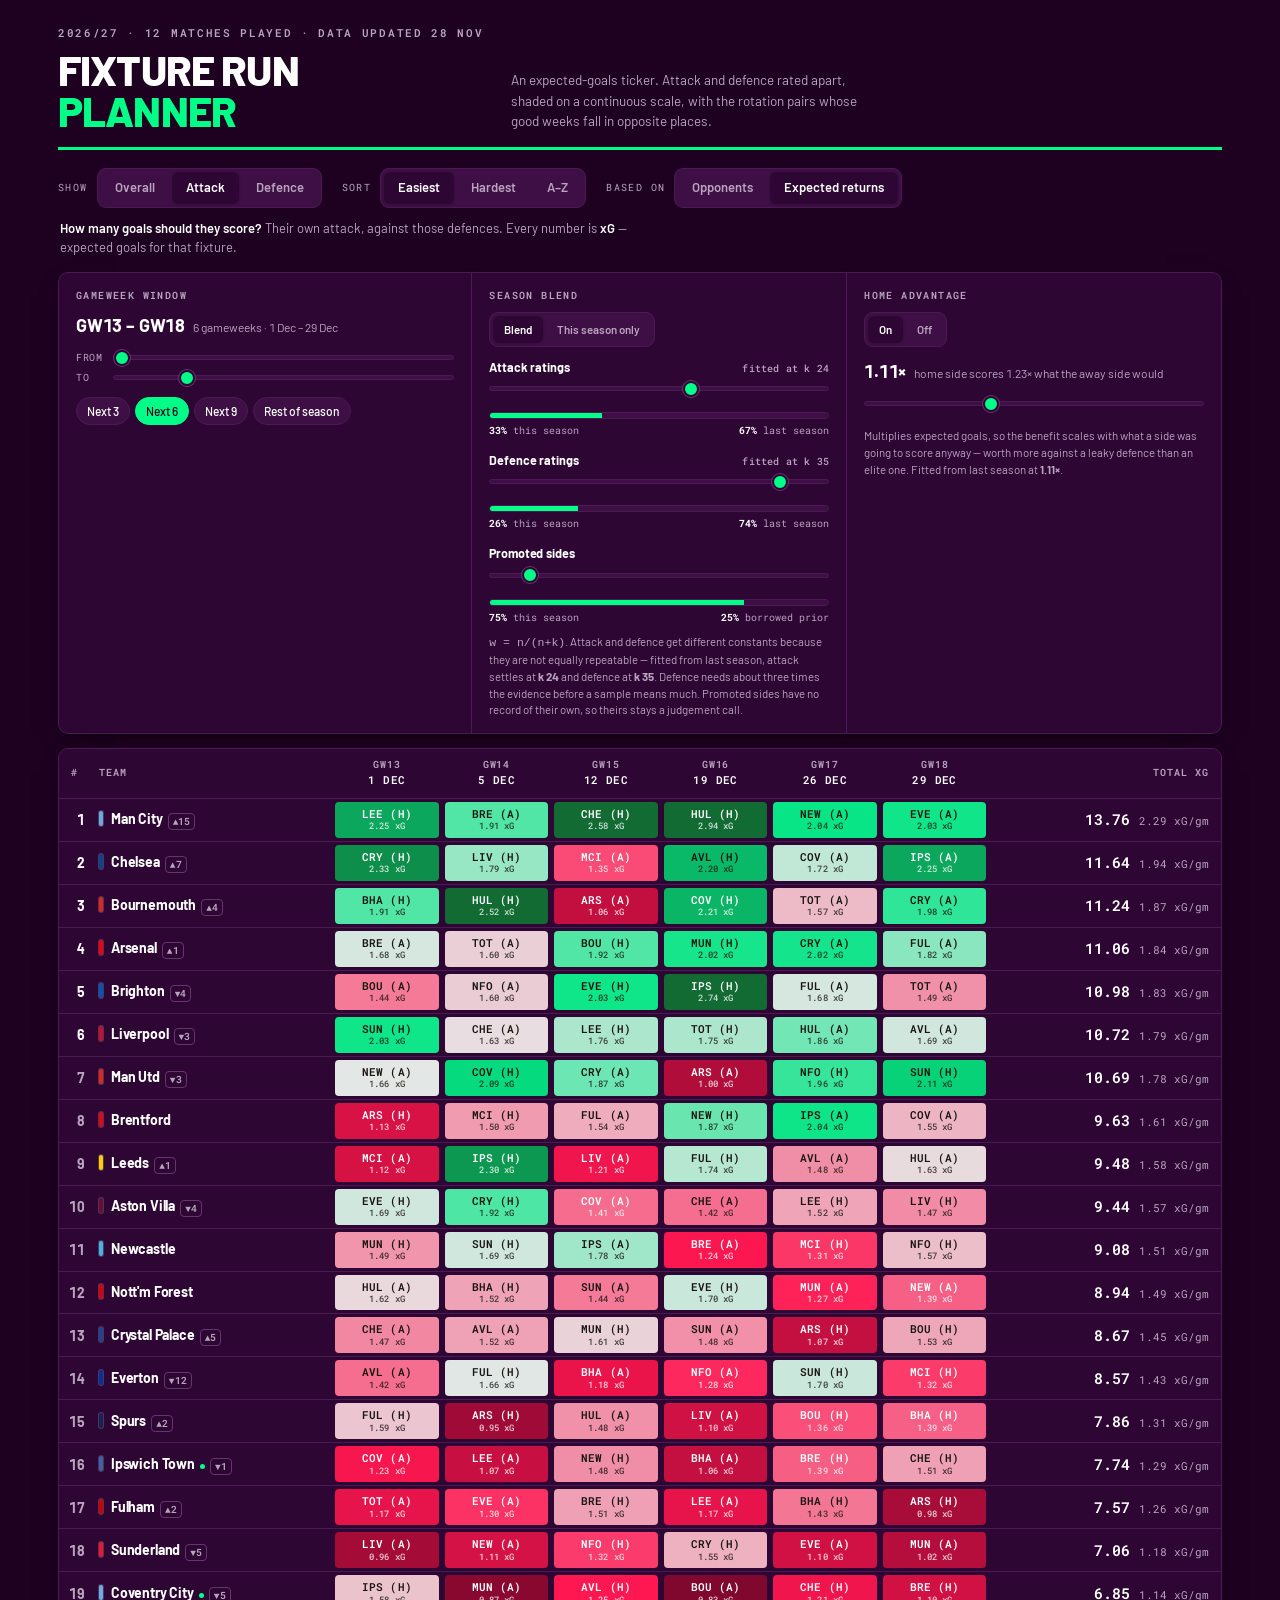
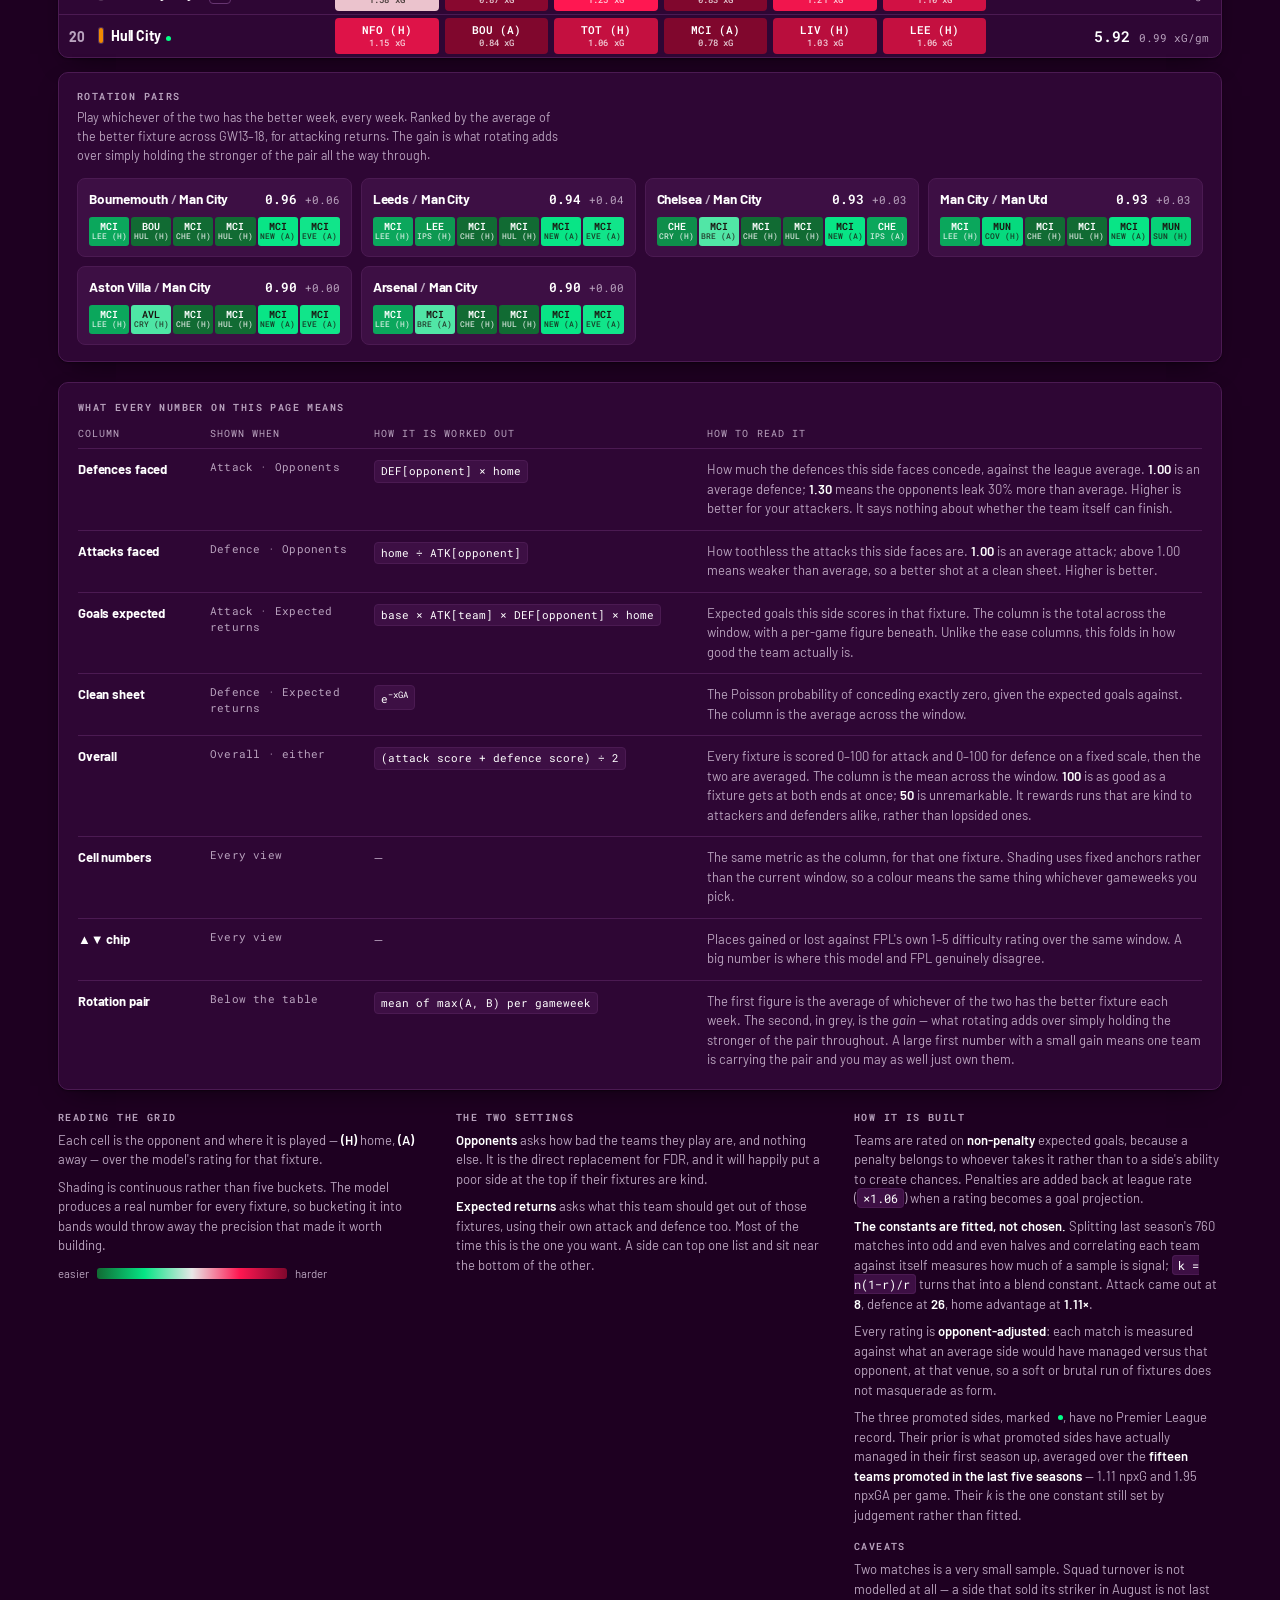
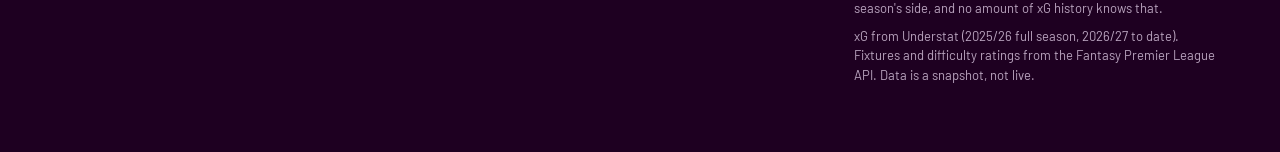
<file: index-fpl-look.html>
<!doctype html>
<html lang="en">
<head>
<meta charset="utf-8">
<meta name="viewport" content="width=device-width, initial-scale=1">
<meta name="description" content="Premier League fixture difficulty rated on expected goals, with attack and defence scored separately.">
<meta name="color-scheme" content="dark">
<link rel="icon" href="data:image/svg+xml,<svg xmlns='http://www.w3.org/2000/svg' viewBox='0 0 100 100'><text y='.9em' font-size='90'>%E2%9A%BD</text></svg>">
<title>Fixture Run Planner</title>
<link rel="preconnect" href="https://fonts.googleapis.com">
<link rel="preconnect" href="https://fonts.gstatic.com" crossorigin>
<link rel="stylesheet" href="https://fonts.googleapis.com/css2?family=Barlow:wght@400;500;600;700;800&family=Roboto+Mono:wght@400;500;700&display=swap">
<style>
    :root{
    --ground:#1E0021; --surface:#2E0634; --surface-2:#3D0F44;
    --border:#4B1A52; --border-strong:#663570;
    --ink:#FFFFFF; --muted:#B9A3BE; --accent:#00FF87; --accent-ink:#1E0021;
    --easy:#116B33; --easy2:#05E585; --midc:#E7E7E7; --hard2:#FF1751; --hard:#80072D;
    --bar:#04F5FF;
    --shadow:0 1px 2px rgba(0,0,0,.4), 0 10px 28px -14px rgba(0,0,0,.7);
  }

  *{box-sizing:border-box}
  body{margin:0;background:var(--ground);color:var(--ink);
    font-family:Barlow,Arial,Helvetica,sans-serif;
    font-size:15px;line-height:1.5;-webkit-font-smoothing:antialiased}
  .wrap{max-width:1200px;margin:0 auto;padding:26px 18px 60px}

  .mast{display:flex;flex-wrap:wrap;align-items:flex-end;gap:14px 28px;
    padding-bottom:16px;border-bottom:3px solid var(--accent)}
  .mast h1{font-family:Barlow,Arial,Helvetica,sans-serif;font-weight:800;font-size:clamp(28px,4.6vw,42px);
    line-height:.98;letter-spacing:-.028em;margin:0;text-wrap:balance}
  .mast h1 em{font-style:normal;color:var(--accent)}
  .mast h1{text-transform:uppercase;letter-spacing:-.02em}
  .mast p{margin:0;color:var(--muted);max-width:46ch;font-size:13.5px}
  .eyebrow{font-family:"Roboto Mono",ui-monospace,monospace;font-weight:600;font-size:10.5px;
    letter-spacing:.16em;text-transform:uppercase;color:var(--muted);display:block;margin-bottom:7px}

  .views{display:flex;flex-wrap:wrap;gap:9px 20px;align-items:center;margin-top:18px}
  .seg{display:inline-flex;background:var(--surface-2);border:1px solid var(--border);border-radius:9px;padding:3px;gap:3px}
  .seg button{font:inherit;font-size:13px;font-weight:600;padding:6px 14px;border:0;border-radius:6px;
    background:transparent;color:var(--muted);cursor:pointer;font-family:Barlow,Arial,Helvetica,sans-serif}
  .seg button[aria-pressed="true"]{background:var(--surface);color:var(--ink);box-shadow:0 1px 3px rgba(0,0,0,.14)}
  .seg button:focus-visible{outline:2px solid var(--accent);outline-offset:2px}
  .seglabel{font-family:"Roboto Mono",ui-monospace,monospace;font-size:10px;letter-spacing:.14em;
    text-transform:uppercase;color:var(--muted);margin-right:-11px}

  .viewnote{margin:11px 2px 0;font-size:13px;color:var(--muted);max-width:82ch}
  .viewnote b{color:var(--ink);font-weight:600}
  .panel{background:var(--surface);border:1px solid var(--border);border-radius:10px;box-shadow:var(--shadow);margin-top:14px}
  .ctrls{display:grid;grid-template-columns:1.1fr 1fr 1fr}
  @media (max-width:900px){.ctrls{grid-template-columns:1fr}}
  .ctrl{padding:15px 17px}
  .ctrl+.ctrl{border-left:1px solid var(--border)}
  @media (max-width:900px){.ctrl+.ctrl{border-left:0;border-top:1px solid var(--border)}}
  .ctrl h2{font-family:"Roboto Mono",ui-monospace,monospace;font-size:10px;font-weight:600;letter-spacing:.14em;
    text-transform:uppercase;color:var(--muted);margin:0 0 9px}
  .readout{font-family:Barlow,Arial,Helvetica,sans-serif;font-weight:700;font-size:18px;letter-spacing:-.01em;
    font-variant-numeric:tabular-nums;display:flex;align-items:baseline;gap:8px;margin-bottom:9px;flex-wrap:wrap}
  .readout small{font-family:Barlow,Arial,sans-serif;font-weight:400;font-size:12px;color:var(--muted);letter-spacing:0}

  input[type=range]{-webkit-appearance:none;appearance:none;width:100%;background:transparent;margin:0;height:20px;cursor:pointer}
  input[type=range]::-webkit-slider-runnable-track{height:5px;border-radius:99px;background:var(--surface-2);border:1px solid var(--border)}
  input[type=range]::-moz-range-track{height:5px;border-radius:99px;background:var(--surface-2);border:1px solid var(--border)}
  input[type=range]::-webkit-slider-thumb{-webkit-appearance:none;appearance:none;width:16px;height:16px;border-radius:50%;
    background:var(--accent);border:2px solid var(--surface);margin-top:-6.5px;box-shadow:0 0 0 1px var(--border-strong)}
  input[type=range]::-moz-range-thumb{width:16px;height:16px;border-radius:50%;background:var(--accent);
    border:2px solid var(--surface);box-shadow:0 0 0 1px var(--border-strong)}
  input[type=range]:focus-visible{outline:2px solid var(--accent);outline-offset:3px;border-radius:6px}
  .slider-row{display:grid;grid-template-columns:28px 1fr;align-items:center;gap:9px}
  .slider-row span{font-family:"Roboto Mono",ui-monospace,monospace;font-size:10px;color:var(--muted);letter-spacing:.06em;text-transform:uppercase}
  .presets{display:flex;flex-wrap:wrap;gap:5px;margin-top:9px}
  .chipbtn{font:inherit;font-size:12px;font-weight:500;padding:4px 10px;border-radius:99px;cursor:pointer;
    background:var(--surface-2);color:var(--ink);border:1px solid var(--border)}
  .chipbtn:hover{border-color:var(--border-strong)}
  .chipbtn[aria-pressed="true"]{background:var(--accent);color:var(--accent-ink);border-color:var(--accent)}
  .chipbtn:focus-visible{outline:2px solid var(--accent);outline-offset:2px}
  .krows{display:flex;flex-direction:column;gap:13px}
  .kb h3{margin:0 0 2px;font-family:Barlow,Arial,Helvetica,sans-serif;font-size:12.5px;font-weight:700;
    letter-spacing:-.01em;color:var(--ink);display:flex;justify-content:space-between;align-items:baseline;gap:8px}
  .kb h3 em{font-style:normal;font-family:"Roboto Mono",ui-monospace,monospace;font-size:10px;
    font-weight:500;color:var(--muted);letter-spacing:.02em}
  .seg.mini{margin-bottom:11px}
  .seg.mini button{font-size:11.5px;padding:5px 11px}
  .blendoff{opacity:.4;pointer-events:none}
  .readout.sub2{font-size:15px;margin-top:14px;margin-bottom:8px}
  .hint{font-size:11.5px;color:var(--muted);margin:8px 0 0;line-height:1.45}
  .mixbar{display:flex;height:7px;border-radius:99px;overflow:hidden;border:1px solid var(--border);margin-top:8px}
  .mixbar i{display:block;height:100%}
  .mixbar i:first-child{background:var(--accent)}
  .mixbar i:last-child{background:var(--surface-2)}
  .mixkey{display:flex;justify-content:space-between;font-family:"Roboto Mono",ui-monospace,monospace;
    font-size:10px;color:var(--muted);margin-top:4px}

  .tablecard{margin-top:14px;background:var(--surface);border:1px solid var(--border);border-radius:10px;box-shadow:var(--shadow);overflow:hidden}
  .tscroll{overflow-x:auto}
  table{border-collapse:separate;border-spacing:0;width:100%;min-width:930px}
  thead th{font-family:"Roboto Mono",ui-monospace,monospace;font-size:9.5px;font-weight:600;letter-spacing:.1em;
    text-transform:uppercase;color:var(--muted);text-align:center;padding:9px 6px;
    border-bottom:1px solid var(--border);white-space:nowrap;background:var(--surface)}
  thead th.lft{text-align:left;padding-left:12px}
  thead th.rgt{text-align:right;padding-right:12px}
  thead th b{display:block;font-weight:600;color:var(--ink);font-size:11px;letter-spacing:.04em}
  tbody td{padding:3px;border-bottom:1px solid var(--border);vertical-align:middle}
  tbody td.pad{padding:5px 12px}
  tbody tr:last-child td{border-bottom:0}
  tbody tr:hover td.pad{background:var(--surface-2)}
  .rank{font-family:Barlow,Arial,Helvetica,sans-serif;font-weight:700;font-size:14px;font-variant-numeric:tabular-nums;
    color:var(--muted);width:26px;text-align:right;padding:5px 2px 5px 10px}
  tr.top6 .rank{color:var(--ink)}
  .team{font-family:Barlow,Arial,Helvetica,sans-serif;font-weight:700;font-size:14px;
    letter-spacing:-.012em;white-space:nowrap;display:inline-flex;align-items:center;gap:8px}
  .team i{display:block;width:4px;height:15px;border-radius:2px;flex:0 0 auto;
    box-shadow:0 0 0 1px rgba(255,255,255,.18)}
  .prov{display:inline-block;width:5px;height:5px;border-radius:50%;background:var(--accent);margin-left:5px;vertical-align:2px}
  .delta{font-family:"Roboto Mono",ui-monospace,monospace;font-size:9.5px;font-weight:600;margin-left:5px;
    padding:1px 4px;border-radius:4px;border:1px solid var(--border-strong);color:var(--muted);vertical-align:1px}
  .cellwrap{display:block}
  .cell{display:block;border-radius:4px;padding:6px 2px;text-align:center;
    font-family:"Roboto Mono",ui-monospace,monospace;font-size:11px;font-weight:600;letter-spacing:.01em;
    min-width:64px;line-height:1.15}
  .cell u{display:block;text-decoration:none;font-size:9px;font-weight:500;opacity:.78;margin-top:1px}
  .score{font-family:"Roboto Mono",ui-monospace,monospace;font-variant-numeric:tabular-nums;
    text-align:right;font-size:15px;font-weight:600;white-space:nowrap}
  .sub{font-size:10.5px;color:var(--muted);font-weight:400}

  /* rotation */
  .rot{margin-top:14px;background:var(--surface);border:1px solid var(--border);border-radius:10px;box-shadow:var(--shadow);padding:16px 18px}
  .rot h2{font-family:"Roboto Mono",ui-monospace,monospace;font-size:10px;font-weight:600;letter-spacing:.14em;
    text-transform:uppercase;color:var(--muted);margin:0 0 4px}
  .rot > p{margin:0 0 13px;font-size:12.5px;color:var(--muted);max-width:70ch}
  .pairs{display:grid;grid-template-columns:repeat(auto-fit,minmax(272px,1fr));gap:9px}
  .pair{border:1px solid var(--border);border-radius:8px;padding:10px 11px;background:var(--surface-2)}
  .pairhead{display:flex;align-items:baseline;justify-content:space-between;gap:8px;margin-bottom:8px}
  .pairname{font-family:Barlow,Arial,Helvetica,sans-serif;font-weight:700;font-size:13.5px;letter-spacing:-.01em}
  .pairname s{text-decoration:none;color:var(--muted);font-weight:600;margin:0 3px}
  .pairval{font-family:"Roboto Mono",ui-monospace,monospace;font-size:12.5px;font-weight:600;font-variant-numeric:tabular-nums}
  .pairstrip{display:flex;gap:2px}
  .pcell{flex:1 1 0;border-radius:3px;padding:4px 1px;text-align:center;
    font-family:"Roboto Mono",ui-monospace,monospace;font-size:9.5px;font-weight:600;line-height:1.2}
  .pcell u{display:block;text-decoration:none;font-size:8px;opacity:.8;font-weight:500}

  .notes{margin-top:20px;display:grid;grid-template-columns:repeat(auto-fit,minmax(255px,1fr));gap:16px 30px}
  .notes h3{font-family:"Roboto Mono",ui-monospace,monospace;font-size:10px;font-weight:600;letter-spacing:.14em;
    text-transform:uppercase;color:var(--muted);margin:0 0 6px}
  .notes p{margin:0 0 8px;font-size:13px;color:var(--muted);max-width:62ch}
  .notes code{font-family:"Roboto Mono",ui-monospace,monospace;font-size:12px;color:var(--ink);
    background:var(--surface-2);padding:1px 5px;border-radius:4px;border:1px solid var(--border)}
  .notes strong{color:var(--ink);font-weight:600}
  .ramp{display:flex;align-items:center;gap:8px;margin-top:9px;font-size:11.5px;color:var(--muted)}
  .rampbar{flex:1 1 auto;height:11px;border-radius:3px;max-width:190px}

  .gloss{margin-top:20px;background:var(--surface);border:1px solid var(--border);
    border-radius:10px;box-shadow:var(--shadow);padding:17px 19px 8px}
  .gloss h2{font-family:"Roboto Mono",ui-monospace,monospace;font-size:10px;font-weight:600;letter-spacing:.14em;
    text-transform:uppercase;color:var(--muted);margin:0 0 12px}
  .gtable{display:flex;flex-direction:column}
  .grow{display:grid;grid-template-columns:118px 150px 1fr 1.55fr;gap:14px;
    padding:11px 0;border-top:1px solid var(--border);font-size:13px;color:var(--muted);align-items:start}
  .grow.ghead{border-top:0;padding-top:0;font-family:"Roboto Mono",ui-monospace,monospace;font-size:9.5px;
    letter-spacing:.11em;text-transform:uppercase;padding-bottom:7px}
  .gname{font-family:Barlow,Arial,Helvetica,sans-serif;font-weight:700;font-size:13px;color:var(--ink);letter-spacing:-.01em}
  .gwhen{font-family:"Roboto Mono",ui-monospace,monospace;font-size:10.5px;letter-spacing:.02em}
  .gcalc code{font-family:"Roboto Mono",ui-monospace,monospace;font-size:11px;color:var(--ink);
    background:var(--surface-2);padding:2px 6px;border-radius:4px;border:1px solid var(--border);
    display:inline-block;line-height:1.5}
  .grow strong{color:var(--ink);font-weight:600}
  @media (max-width:820px){
    .grow{grid-template-columns:1fr;gap:5px}
    .grow.ghead{display:none}
  }
  @media (prefers-reduced-motion:reduce){*{animation:none!important;transition:none!important}}
</style>
<style>html{-webkit-text-size-adjust:100%}img{max-width:100%}</style>
</head>
<body>
<div class="wrap">
  <header class="mast">
    <div>
      <span class="eyebrow" id="stamp">Loading…</span>
      <h1>Fixture Run<br><em>Planner</em></h1>
    </div>
    <p>An expected-goals ticker. Attack and defence rated apart, shaded on a continuous scale, with the rotation pairs whose good weeks fall in opposite places.</p>
  </header>

  <div class="views">
    <span class="seglabel">Show</span>
    <div class="seg" id="sideSeg">
      <button data-side="all" aria-pressed="false">Overall</button>
      <button data-side="atk" aria-pressed="true">Attack</button>
      <button data-side="def" aria-pressed="false">Defence</button>
    </div>
    <span class="seglabel">Sort</span>
    <div class="seg" id="sortSeg">
      <button data-sort="best" aria-pressed="true">Easiest</button>
      <button data-sort="worst" aria-pressed="false">Hardest</button>
      <button data-sort="az" aria-pressed="false">A&ndash;Z</button>
    </div>
    <span class="seglabel">Based on</span>
    <div class="seg" id="modeSeg">
      <button data-mode="ease" aria-pressed="false">Opponents</button>
      <button data-mode="proj" aria-pressed="true">Expected returns</button>
    </div>
  </div>

  <p class="viewnote" id="viewNote"></p>

  <section class="panel ctrls">
    <div class="ctrl">
      <h2>Gameweek window</h2>
      <div class="readout" id="gwReadout"></div>
      <div class="slider-row"><span>From</span><input type="range" id="gwFrom" min="1" max="38" value="3" aria-label="First gameweek"></div>
      <div class="slider-row"><span>To</span><input type="range" id="gwTo" min="1" max="38" value="8" aria-label="Last gameweek"></div>
      <div class="presets" id="presets">
        <button class="chipbtn" data-next="3">Next 3</button>
        <button class="chipbtn" data-next="6">Next 6</button>
        <button class="chipbtn" data-next="9">Next 9</button>
        <button class="chipbtn" data-rest="1">Rest of season</button>
      </div>
    </div>
    <div class="ctrl">
      <h2>Season blend</h2>
      <div class="seg mini" id="blendSeg">
        <button data-blend="on" aria-pressed="true">Blend</button>
        <button data-blend="off" aria-pressed="false">This season only</button>
      </div>
      <div class="krows" id="krows">
        <div class="kb"><h3>Attack ratings<em id="kAtkFit"></em></h3>
          <input type="range" id="kAtk" min="0" max="40" step="1" value="8" aria-label="How much of this season to use for attack ratings">
          <div class="mixbar"><i id="bA"></i><i id="bAo"></i></div>
          <div class="mixkey"><span id="lA"></span><span id="lAo"></span></div></div>
        <div class="kb"><h3>Defence ratings<em id="kDefFit"></em></h3>
          <input type="range" id="kDef" min="0" max="40" step="1" value="26" aria-label="How much of this season to use for defence ratings">
          <div class="mixbar"><i id="bD"></i><i id="bDo"></i></div>
          <div class="mixkey"><span id="lD"></span><span id="lDo"></span></div></div>
        <div class="kb"><h3>Promoted sides<em id="kpFit"></em></h3>
          <input type="range" id="kpval" min="0" max="40" step="1" value="4" aria-label="How much of this season to use for promoted sides">
          <div class="mixbar"><i id="bP"></i><i id="bPo"></i></div>
          <div class="mixkey"><span id="lP"></span><span id="lPo"></span></div></div>
      </div>
      <p class="hint" id="blendHint"></p>
    </div>
    <div class="ctrl">
      <h2>Home advantage</h2>
      <div class="seg mini" id="homeSeg">
        <button data-home="on" aria-pressed="true">On</button>
        <button data-home="off" aria-pressed="false">Off</button>
      </div>
      <div class="readout" id="hReadout"></div>
      <div id="hwrap"><input type="range" id="hval" min="1" max="1.3" step="0.01" value="1.11" aria-label="Home advantage multiplier"></div>
      <p class="hint" id="homeHint"></p>
    </div>
  </section>

  <div class="tablecard">
    <div class="tscroll"><table>
      <thead><tr id="thead"></tr></thead>
      <tbody id="rows"></tbody>
    </table></div>
  </div>

  <section class="rot">
    <h2>Rotation pairs</h2>
    <p id="rotIntro"></p>
    <div class="pairs" id="pairs"></div>
  </section>


  <section class="gloss">
    <h2>What every number on this page means</h2>
    <div class="gtable">
      <div class="grow ghead"><span>Column</span><span>Shown when</span><span>How it is worked out</span><span>How to read it</span></div>

      <div class="grow"><span class="gname">Defences faced</span><span class="gwhen">Attack · Opponents</span>
        <span class="gcalc"><code>DEF[opponent] &times; home</code></span>
        <span>How much the defences this side faces concede, against the league average. <strong>1.00</strong> is an average defence; <strong>1.30</strong> means the opponents leak 30% more than average. Higher is better for your attackers. It says nothing about whether the team itself can finish.</span></div>

      <div class="grow"><span class="gname">Attacks faced</span><span class="gwhen">Defence · Opponents</span>
        <span class="gcalc"><code>home &divide; ATK[opponent]</code></span>
        <span>How toothless the attacks this side faces are. <strong>1.00</strong> is an average attack; above 1.00 means weaker than average, so a better shot at a clean sheet. Higher is better.</span></div>

      <div class="grow"><span class="gname">Goals expected</span><span class="gwhen">Attack · Expected returns</span>
        <span class="gcalc"><code>base &times; ATK[team] &times; DEF[opponent] &times; home</code></span>
        <span>Expected goals this side scores in that fixture. The column is the total across the window, with a per-game figure beneath. Unlike the ease columns, this folds in how good the team actually is.</span></div>

      <div class="grow"><span class="gname">Clean sheet</span><span class="gwhen">Defence · Expected returns</span>
        <span class="gcalc"><code>e<sup>&minus;xGA</sup></code></span>
        <span>The Poisson probability of conceding exactly zero, given the expected goals against. The column is the average across the window.</span></div>

      <div class="grow"><span class="gname">Overall</span><span class="gwhen">Overall · either</span>
        <span class="gcalc"><code>(attack score + defence score) &divide; 2</code></span>
        <span>Every fixture is scored 0&ndash;100 for attack and 0&ndash;100 for defence on a fixed scale, then the two are averaged. The column is the mean across the window. <strong>100</strong> is as good as a fixture gets at both ends at once; <strong>50</strong> is unremarkable. It rewards runs that are kind to attackers and defenders alike, rather than lopsided ones.</span></div>

      <div class="grow"><span class="gname">Cell numbers</span><span class="gwhen">Every view</span>
        <span class="gcalc">&mdash;</span>
        <span>The same metric as the column, for that one fixture. Shading uses fixed anchors rather than the current window, so a colour means the same thing whichever gameweeks you pick.</span></div>

      <div class="grow"><span class="gname">&#9650;&#9660; chip</span><span class="gwhen">Every view</span>
        <span class="gcalc">&mdash;</span>
        <span>Places gained or lost against FPL's own 1&ndash;5 difficulty rating over the same window. A big number is where this model and FPL genuinely disagree.</span></div>

      <div class="grow"><span class="gname">Rotation pair</span><span class="gwhen">Below the table</span>
        <span class="gcalc"><code>mean of max(A, B) per gameweek</code></span>
        <span>The first figure is the average of whichever of the two has the better fixture each week. The second, in grey, is the <em>gain</em> &mdash; what rotating adds over simply holding the stronger of the pair throughout. A large first number with a small gain means one team is carrying the pair and you may as well just own them.</span></div>
    </div>
  </section>

  <section class="notes">
    <div>
      <h3>Reading the grid</h3>
      <p>Each cell is the opponent and where it is played &mdash; <strong>(H)</strong> home, <strong>(A)</strong> away &mdash; over the model's rating for that fixture.</p>
      <p>Shading is continuous rather than five buckets. The model produces a real number for every fixture, so bucketing it into bands would throw away the precision that made it worth building.</p>
      <div class="ramp"><span>easier</span><div class="rampbar" id="rampbar"></div><span>harder</span></div>
    </div>
    <div>
      <h3>The two settings</h3>
      <p><strong>Opponents</strong> asks how bad the teams they play are, and nothing else. It is the direct replacement for FDR, and it will happily put a poor side at the top if their fixtures are kind.</p>
      <p><strong>Expected returns</strong> asks what this team should get out of those fixtures, using their own attack and defence too. Most of the time this is the one you want. A side can top one list and sit near the bottom of the other.</p>
    </div>
    <div>
      <h3>How it is built</h3>
      <p>Teams are rated on <strong>non-penalty</strong> expected goals, because a penalty belongs to whoever takes it rather than to a side's ability to create chances. Penalties are added back at league rate (<code>&times;1.06</code>) when a rating becomes a goal projection.</p>
      <p><strong>The constants are fitted, not chosen.</strong> Splitting last season's 760 matches into odd and even halves and correlating each team against itself measures how much of a sample is signal; <code>k = n(1&minus;r)/r</code> turns that into a blend constant. Attack came out at <strong>8</strong>, defence at <strong>26</strong>, home advantage at <strong>1.11&times;</strong>.</p>
      <p>Every rating is <strong>opponent-adjusted</strong>: each match is measured against what an average side would have managed versus that opponent, at that venue, so a soft or brutal run of fixtures does not masquerade as form.</p>
<p>The three promoted sides, marked <span class="prov"></span>, have no Premier League record. Their prior is what promoted sides have actually managed in their first season up, averaged over the <strong>fifteen teams promoted in the last five seasons</strong> — 1.11 npxG and 1.95 npxGA per game. Their <em>k</em> is the one constant still set by judgement rather than fitted.</p>
      <h3 style="margin-top:14px">Caveats</h3>
      <p>Two matches is a very small sample. Squad turnover is not modelled at all &mdash; a side that sold its striker in August is not last season's side, and no amount of xG history knows that.</p>
      <p class="sub">xG from Understat (2025/26 full season, 2026/27 to date). Fixtures and difficulty ratings from the Fantasy Premier League API. Data is a snapshot, not live.</p>
    </div>
  </section>
</div>

<script>

let SIDE="atk", MODE="proj", BLEND=true, HOME=true, SORT="best";
const CLUB={ars:"#EF0107",avl:"#670E36",bou:"#DA291C",bre:"#E30613",bha:"#0057B8",
che:"#034694",cov:"#6CACE4",cry:"#1B458F",eve:"#003399",ful:"#CC0000",hul:"#F18A01",
ips:"#3A64A3",lee:"#FFCD00",liv:"#C8102E",mci:"#6CABDD",mun:"#DA291C",new:"#41B6E6",
nfo:"#DD0000",tot:"#132257",sun:"#EB172B"};
let TEAMS={}, REC={}, FX=[], DEADLINES=[], NEXT_GW=1, MATCHES_PLAYED=0, FIT={}, PEN=1;
const $=s=>document.querySelector(s);
const css=n=>getComputedStyle(document.documentElement).getPropertyValue(n).trim();
const fmtDate=iso=>{const[y,m,d]=iso.split("-").map(Number);
  return d+" "+["Jan","Feb","Mar","Apr","May","Jun","Jul","Aug","Sep","Oct","Nov","Dec"][m-1];};

/* ---- continuous diverging colour ---- */
const hex2rgb=h=>{h=h.replace("#","");return [0,2,4].map(i=>parseInt(h.slice(i,i+2),16));};
const mix=(a,b,t)=>a.map((v,i)=>Math.round(v+(b[i]-v)*t));
const ramp=()=>["--hard","--hard2","--midc","--easy2","--easy"].map(n=>hex2rgb(css(n)));
function shade(t){                       // t: 0 = hardest (dark red), 1 = easiest (dark green)
  t=Math.max(0,Math.min(1,t));
  const s=ramp(), x=t*4, i=Math.min(3,Math.floor(x));
  const rgb=mix(s[i],s[i+1],x-i);
  const lum=(0.2126*rgb[0]+0.7152*rgb[1]+0.0722*rgb[2])/255;
  return {bg:`rgb(${rgb.join(",")})`, fg: lum>0.55 ? "#1A1611" : "#FFFFFF"};
}

function strengths(kA,kD,kp){
  const b={}, n=MATCHES_PLAYED;
  for(const id in REC){const r=REC[id];
    const wa=n/(n+(r.promoted?kp:kA)), wd=n/(n+(r.promoted?kp:kD));
    b[id]=[wa*r.a26+(1-wa)*r.pa, wd*r.d26+(1-wd)*r.pd];}
  const ids=Object.keys(b);
  const la=ids.reduce((s,i)=>s+b[i][0],0)/ids.length, ld=ids.reduce((s,i)=>s+b[i][1],0)/ids.length;
  const ATK={},DEF={}; ids.forEach(i=>{ATK[i]=b[i][0]/la; DEF[i]=b[i][1]/ld;});
  const w=x=>MATCHES_PLAYED/(MATCHES_PLAYED+x);
  return {ATK,DEF,base:(la+ld)/2, wA:w(kA), wD:w(kD), wP:w(kp)};
}
function collect(from,to){
  const out={}; for(const id in TEAMS) out[id]=[];
  for(const[gw,h,a,hd,ad] of FX){ if(gw<from||gw>to) continue;
    out[h].push({gw,opp:a,home:true,fdr:hd}); out[a].push({gw,opp:h,home:false,fdr:ad}); }
  for(const id in out) out[id].sort((x,y)=>x.gw-y.gw);
  return out;
}
/* raw value for one fixture, per side+mode */
function rawVal(side,t,f,S,h){
  const m=f.home?h:1/h;
  if(side==="atk") return MODE==="ease" ? S.DEF[f.opp]*m : S.base*S.ATK[t]*S.DEF[f.opp]*m*PEN;
  return MODE==="ease" ? m/S.ATK[f.opp] : Math.exp(-(S.base*S.ATK[f.opp]*S.DEF[t]/m*PEN))*100;
}
/* anchors map raw value -> 0..1 goodness, fixed so colours mean the same across windows */
const ANCHOR={atk_ease:[0.70,1.32], atk_proj:[0.85,2.45], def_ease:[0.72,1.42], def_proj:[8,50]};
const good=(side,v)=>{const[lo,hi]=ANCHOR[side+"_"+MODE]; return (v-lo)/(hi-lo);};
const UNIT={atk_ease:"index", atk_proj:"xG", def_ease:"index", def_proj:"CS"};
function fmt(side,v,withUnit){
  const u=UNIT[side+"_"+MODE];
  const n = MODE==="ease" ? v.toFixed(2) : (side==="atk" ? v.toFixed(2) : Math.round(v)+"%");
  if(!withUnit) return n;
  return side==="atk" && MODE==="proj" ? `${n} xG`
       : side==="def" && MODE==="proj" ? `${n} CS`
       : n;
}

function render(){
  let from=+$("#gwFrom").value, to=+$("#gwTo").value; if(from>to)[from,to]=[to,from];
  const hSet=+$("#hval").value, h=HOME?hSet:1;
  const kA=BLEND?+$("#kAtk").value:0, kD=BLEND?+$("#kDef").value:0, kp=BLEND?+$("#kpval").value:0;
  const S=strengths(kA,kD,kp), span=to-from+1;

  $("#gwReadout").innerHTML=`GW${from} – GW${to} <small>${span} gameweek${span>1?"s":""} · ${fmtDate(DEADLINES[from-1])} – ${fmtDate(DEADLINES[to-1])}</small>`;
  $("#krows").classList.toggle("blendoff", !BLEND);
  const kout=(tag,w,old,k,fit)=>{
    const p=Math.round(w*100);
    $("#b"+tag).style.flexBasis=p+"%"; $("#b"+tag+"o").style.flexBasis=(100-p)+"%";
    $("#l"+tag).innerHTML=`<b style="color:var(--ink)">${p}%</b> this season`;
    $("#l"+tag+"o").innerHTML=`<b style="color:var(--ink)">${100-p}%</b> ${old}`;
    if(fit!=null) $("#k"+({A:"Atk",D:"Def",P:"p"})[tag]+"Fit").innerHTML=
      k===fit?`fitted at k&nbsp;${fit}`:`k&nbsp;${k} · fitted at ${fit}`;
  };
  kout("A",S.wA,"last season",kA,BLEND?FIT.kAtk:null);
  kout("D",S.wD,"last season",kD,BLEND?FIT.kDef:null);
  kout("P",S.wP,"borrowed prior",kp,null);
  $("#blendHint").innerHTML = BLEND
    ? `<code>w = n/(n+k)</code>. Attack and defence get different constants because they are not equally repeatable — fitted from last season, attack settles at <b>k&nbsp;${FIT.kAtk}</b> and defence at <b>k&nbsp;${FIT.kDef}</b>. Defence needs about three times the evidence before a sample means much. Promoted sides have no record of their own, so theirs stays a judgement call.`
    : `Ratings come from this season alone — <strong>2 matches</strong>. Nothing is regressed toward last season, so one result moves a team a long way. Read it as current form, not as a ranking.`;
  $("#hwrap").classList.toggle("blendoff", !HOME);
  $("#hReadout").innerHTML = HOME
    ? `${h.toFixed(2)}× <small>home side scores ${(h*h).toFixed(2)}× what the away side would</small>`
    : `Off <small>every fixture rated as a neutral venue</small>`;
  $("#homeHint").innerHTML = HOME
    ? `Multiplies expected goals, so the benefit scales with what a side was going to score anyway — worth more against a leaky defence than an elite one. Fitted from last season at <b>1.11×</b>.`
    : `Venue ignored. Useful for seeing a run purely on opponent quality — the (H) and (A) labels still show, they just stop counting.`;
  $("#rampbar").style.background="linear-gradient(90deg,"+
    [1,.75,.5,.25,0].map(v=>shade(v).bg).join(",")+")";

  const NOTE={
    atk_ease:"<b>How bad are the defences they play?</b> Scored <b>0&ndash;100</b> per fixture, opponents only &mdash; how good the team itself is does not come into it, so a poor side can sit top.",
    atk_proj:"<b>How many goals should they score?</b> Their own attack, against those defences. Every number is <b>xG</b> &mdash; expected goals for that fixture.",
    def_ease:"<b>How bad are the attacks they play?</b> Scored <b>0&ndash;100</b> per fixture, opponents only &mdash; how good the team itself is does not come into it, so a leaky side can sit top.",
    def_proj:"<b>How often should they keep a clean sheet?</b> Their own defence, against those attacks. Every number is <b>CS</b> &mdash; the chance of conceding nothing.",
    all_ease:"<b>How bad is the opposition, at both ends?</b> The opponents only, attack and defence averaged.",
    all_proj:"<b>What should they produce, at both ends?</b> Goals and clean sheets averaged."};
  $("#viewNote").innerHTML=NOTE[SIDE+"_"+MODE];

  const fixtures=collect(from,to);
  const gws=[]; for(let g=from;g<=to;g++) gws.push(g);

  // per-team, per-side goodness
  const data={};
  for(const id in TEAMS){
    const fx=fixtures[id];
    data[id]={fx,
      atk:fx.map(f=>good("atk",rawVal("atk",+id,f,S,h))),
      def:fx.map(f=>good("def",rawVal("def",+id,f,S,h))),
      atkRaw:fx.map(f=>rawVal("atk",+id,f,S,h)),
      defRaw:fx.map(f=>rawVal("def",+id,f,S,h))};
  }
  // team-level aggregate per side
  const agg=s=>{const o={}; for(const id in TEAMS){const v=data[id][s];
    o[id]= (MODE==="proj"&&s==="atk") ? v.reduce((a,b)=>a+b,0) : (v.length? v.reduce((a,b)=>a+b,0)/v.length : 0);} return o;};
  const aggA=agg("atk"), aggD=agg("def");
  // goodness drives sorting and shading; the summary column shows the metric in its own units
  const aggRaw=s=>{const o={}; for(const id in TEAMS){const v=data[id][s+"Raw"];
    o[id]=(MODE==="proj"&&s==="atk") ? v.reduce((a,b)=>a+b,0) : (v.length? v.reduce((a,b)=>a+b,0)/v.length : 0);} return o;};
  const rawA=aggRaw("atk"), rawD=aggRaw("def");

  const rows=Object.keys(TEAMS).map(id=>{
    const d=data[id];
    const cells = SIDE==="all" ? d.atk.map((v,i)=>(v+d.def[i])/2) : d[SIDE];
    const raws  = SIDE==="all" ? null : (SIDE==="atk"?d.atkRaw:d.defRaw);
    const clamp=v=>Math.max(0,Math.min(1,v));
    const overall = cells.length ? cells.reduce((a,b)=>a+clamp(b),0)/cells.length*100 : 0;
    const score = SIDE==="all" ? overall : (SIDE==="atk"?aggA[id]:aggD[id]);
    const shownVal = SIDE==="all" ? overall : (SIDE==="atk"?rawA[id]:rawD[id]);
    return {id:+id,name:TEAMS[id][0],fx:d.fx,cells,raws,score,shownVal,
      fdrScore:d.fx.reduce((a,f)=>a+(6-f.fdr),0), promoted:!!REC[id].promoted, games:d.fx.length};
  });

  const fdrOrder=[...rows].sort((a,b)=>b.fdrScore-a.fdrScore||a.name.localeCompare(b.name));
  const fdrRank=new Map(fdrOrder.map((r,i)=>[r.id,i+1]));
  rows.sort((a,b)=> SORT==="az" ? a.name.localeCompare(b.name)
                  : SORT==="worst" ? (a.score-b.score||a.name.localeCompare(b.name))
                  : (b.score-a.score||a.name.localeCompare(b.name)));

  const colName = SIDE==="all" ? "Overall / 100" : SIDE==="atk"
    ? (MODE==="ease" ? "Defences faced" : "Total xG")
    : (MODE==="ease" ? "Attacks faced"  : "Clean sheet %");
  $("#thead").innerHTML=`<th class="lft">#</th><th class="lft">Team</th>`
    + gws.map(g=>`<th>GW${g}<b>${fmtDate(DEADLINES[g-1]).replace(" ","&nbsp;")}</b></th>`).join("")
    + `<th class="rgt">${colName}</th>`;

  $("#rows").innerHTML=rows.map((r,i)=>{
    const rank=i+1, moved=fdrRank.get(r.id)-rank;
    const chip=moved===0?"":`<span class="delta" title="FPL's own rating ranks them ${fdrRank.get(r.id)}th here">${moved>0?"▲":"▼"}${Math.abs(moved)}</span>`;
    const tds=r.fx.map((f,j)=>{
      const sh=shade(r.cells[j]);
      const nm=TEAMS[f.opp][1].toUpperCase(), label=`${nm} (${f.home?"H":"A"})`;
      const pct=Math.round(Math.max(0,Math.min(1,r.cells[j]))*100);
      const val=(MODE==="proj"&&r.raws)?fmt(SIDE,r.raws[j],true):pct;
      return `<td><span class="cell" style="background:${sh.bg};color:${sh.fg}"
        title="GW${f.gw} · ${TEAMS[f.opp][0]} ${f.home?"(home)":"(away)"} · score ${pct}/100${r.raws?" · "+colName+" "+fmt(SIDE,r.raws[j]):""}">${label}<u>${val}</u></span></td>`;
    }).join("");
    const sub = (MODE==="proj"&&SIDE==="atk") ? `<span class="sub">${(r.shownVal/Math.max(r.games,1)).toFixed(2)} xG/gm</span>` : "";
    const shown = SIDE==="all" ? Math.round(r.shownVal) : fmt(SIDE,r.shownVal);
    return `<tr class="${(SORT!=="az"&&rank<=6)?"top6":""}">
      <td class="rank">${rank}</td>
      <td class="pad"><span class="team"><i style="background:${CLUB[TEAMS[r.id][1]]||"#888"}"></i>${r.name}</span>${r.promoted?'<span class="prov" title="Promoted — started from the relegated-three average"></span>':""}${chip}</td>
      ${tds}
      <td class="pad score">${shown} ${sub}</td></tr>`;
  }).join("");

  /* ---- rotation pairs: best two teams to alternate between ---- */
  const ids=Object.keys(TEAMS);
  const byGw={}; ids.forEach(id=>{byGw[id]={}; data[id].fx.forEach((f,j)=>{
    byGw[id][f.gw] = SIDE==="all" ? (data[id].atk[j]+data[id].def[j])/2 : data[id][SIDE][j];});});
  const solo={}; ids.forEach(id=>solo[id]=gws.reduce((s,g)=>s+(byGw[id][g]??0),0)/gws.length);
  const pairs=[];
  for(let i=0;i<ids.length;i++) for(let j=i+1;j<ids.length;j++){
    const A=ids[i],B=ids[j]; let sum=0; const pick=[];
    gws.forEach(g=>{const a=byGw[A][g]??-9, b=byGw[B][g]??-9;
      const useA=a>=b; sum+=Math.max(a,b); pick.push({gw:g,team:useA?A:B,v:Math.max(a,b)});});
    const avg=sum/gws.length;
    pairs.push({A,B,avg,pick,gain:avg-Math.max(solo[A],solo[B])});
  }
  pairs.sort((x,y)=>y.avg-x.avg);
  const top=pairs.slice(0,6);
  const noun = SIDE==="def"?"clean sheets":SIDE==="atk"?"attacking returns":"returns at both ends";
  $("#rotIntro").textContent=`Play whichever of the two has the better week, every week. Ranked by the average of the better fixture across GW${from}–${to}, for ${noun}. The gain is what rotating adds over simply holding the stronger of the pair all the way through.`;
  $("#pairs").innerHTML=top.map(p=>{
    const strip=p.pick.map(x=>{const sh=shade(x.v);
      const f=data[x.team].fx.find(f=>f.gw===x.gw);
      const nm=TEAMS[f.opp][1].toUpperCase(), label=`${nm} (${f.home?"H":"A"})`;
      return `<div class="pcell" style="background:${sh.bg};color:${sh.fg}" title="GW${x.gw}: play ${TEAMS[x.team][0]} vs ${TEAMS[f.opp][0]}">${TEAMS[x.team][1].toUpperCase()}<u>${label}</u></div>`;
    }).join("");
    return `<div class="pair">
      <div class="pairhead"><span class="pairname">${TEAMS[p.A][0]}<s>/</s>${TEAMS[p.B][0]}</span>
      <span class="pairval">${p.avg.toFixed(2)} <span class="sub">+${p.gain.toFixed(2)}</span></span></div>
      <div class="pairstrip">${strip}</div></div>`;
  }).join("");

  document.querySelectorAll("#presets .chipbtn").forEach(b=>{
    let on=false;
    if(b.dataset.next) on=(from===NEXT_GW&&to===Math.min(38,NEXT_GW+(+b.dataset.next)-1));
    else if(b.dataset.rest) on=(from===NEXT_GW&&to===38);
    b.setAttribute("aria-pressed",on?"true":"false");
  });
}

["#gwFrom","#gwTo","#kAtk","#kDef","#kpval","#hval"].forEach(s=>$(s).addEventListener("input",render));
document.querySelectorAll("#presets .chipbtn").forEach(b=>b.addEventListener("click",()=>{
  let from,to;
  if(b.dataset.next){from=NEXT_GW;to=Math.min(38,NEXT_GW+(+b.dataset.next)-1);}
  else {from=NEXT_GW;to=38;}
  $("#gwFrom").value=from;$("#gwTo").value=to;render();}));
$("#sideSeg").addEventListener("click",e=>{const b=e.target.closest("button");if(!b)return;
  SIDE=b.dataset.side;[...e.currentTarget.children].forEach(x=>x.setAttribute("aria-pressed",x===b?"true":"false"));render();});
$("#sortSeg").addEventListener("click",e=>{const b=e.target.closest("button");if(!b)return;
  SORT=b.dataset.sort;
  [...e.currentTarget.children].forEach(x=>x.setAttribute("aria-pressed",x===b?"true":"false"));render();});
$("#homeSeg").addEventListener("click",e=>{const b=e.target.closest("button");if(!b)return;
  HOME=b.dataset.home==="on";
  [...e.currentTarget.children].forEach(x=>x.setAttribute("aria-pressed",x===b?"true":"false"));render();});
$("#blendSeg").addEventListener("click",e=>{const b=e.target.closest("button");if(!b)return;
  BLEND=b.dataset.blend==="on";
  [...e.currentTarget.children].forEach(x=>x.setAttribute("aria-pressed",x===b?"true":"false"));render();});
$("#modeSeg").addEventListener("click",e=>{const b=e.target.closest("button");if(!b)return;
  MODE=b.dataset.mode;[...e.currentTarget.children].forEach(x=>x.setAttribute("aria-pressed",x===b?"true":"false"));render();});
matchMedia("(prefers-color-scheme: dark)").addEventListener("change",()=>{ if(FX.length) render(); });
new MutationObserver(()=>{ if(FX.length) render(); })
  .observe(document.documentElement,{attributes:true,attributeFilter:["data-theme"]});

function applyData(d){
  TEAMS={}; REC={};
  for(const id in d.teams){
    const t=d.teams[id];
    TEAMS[id]=[t.name, t.short];
    REC[id]={pa:t.pa, pd:t.pd, a26:t.a26, d26:t.d26};
    if(t.promoted) REC[id].promoted=1;
  }
  FX=d.fixtures; DEADLINES=d.deadlines; NEXT_GW=d.nextGw;
  MATCHES_PLAYED=d.matchesPlayed; FIT=d.fit; PEN=d.fit.pen;
  $("#kAtk").value=FIT.kAtk; $("#kDef").value=FIT.kDef; $("#hval").value=FIT.home;
  const to=Math.min(38, NEXT_GW+5);
  $("#gwFrom").min=NEXT_GW; $("#gwTo").min=NEXT_GW;
  $("#gwFrom").value=NEXT_GW; $("#gwTo").value=to;
  const when=new Date(d.generated);
  $("#stamp").textContent=`${d.season} · ${d.matchesPlayed} match${d.matchesPlayed===1?"":"es"} played · data updated ${when.toLocaleDateString("en-GB",{day:"numeric",month:"short"})}`;
  render();
}

fetch("data.json?t="+Date.now())
  .then(r=>{ if(!r.ok) throw new Error(r.status); return r.json(); })
  .then(applyData)
  .catch(err=>{
    document.querySelector("#rows").innerHTML=
      `<tr><td colspan="9" style="padding:26px 14px;color:var(--muted)">
        Could not load the ratings file. If you are opening this page straight from your
        computer rather than from the web address, the browser blocks it from reading
        <code>data.json</code> &mdash; that is expected, and it works once published.</td></tr>`;
    console.error("data.json failed:", err);
  });
</script>
</body>
</html>
</file>
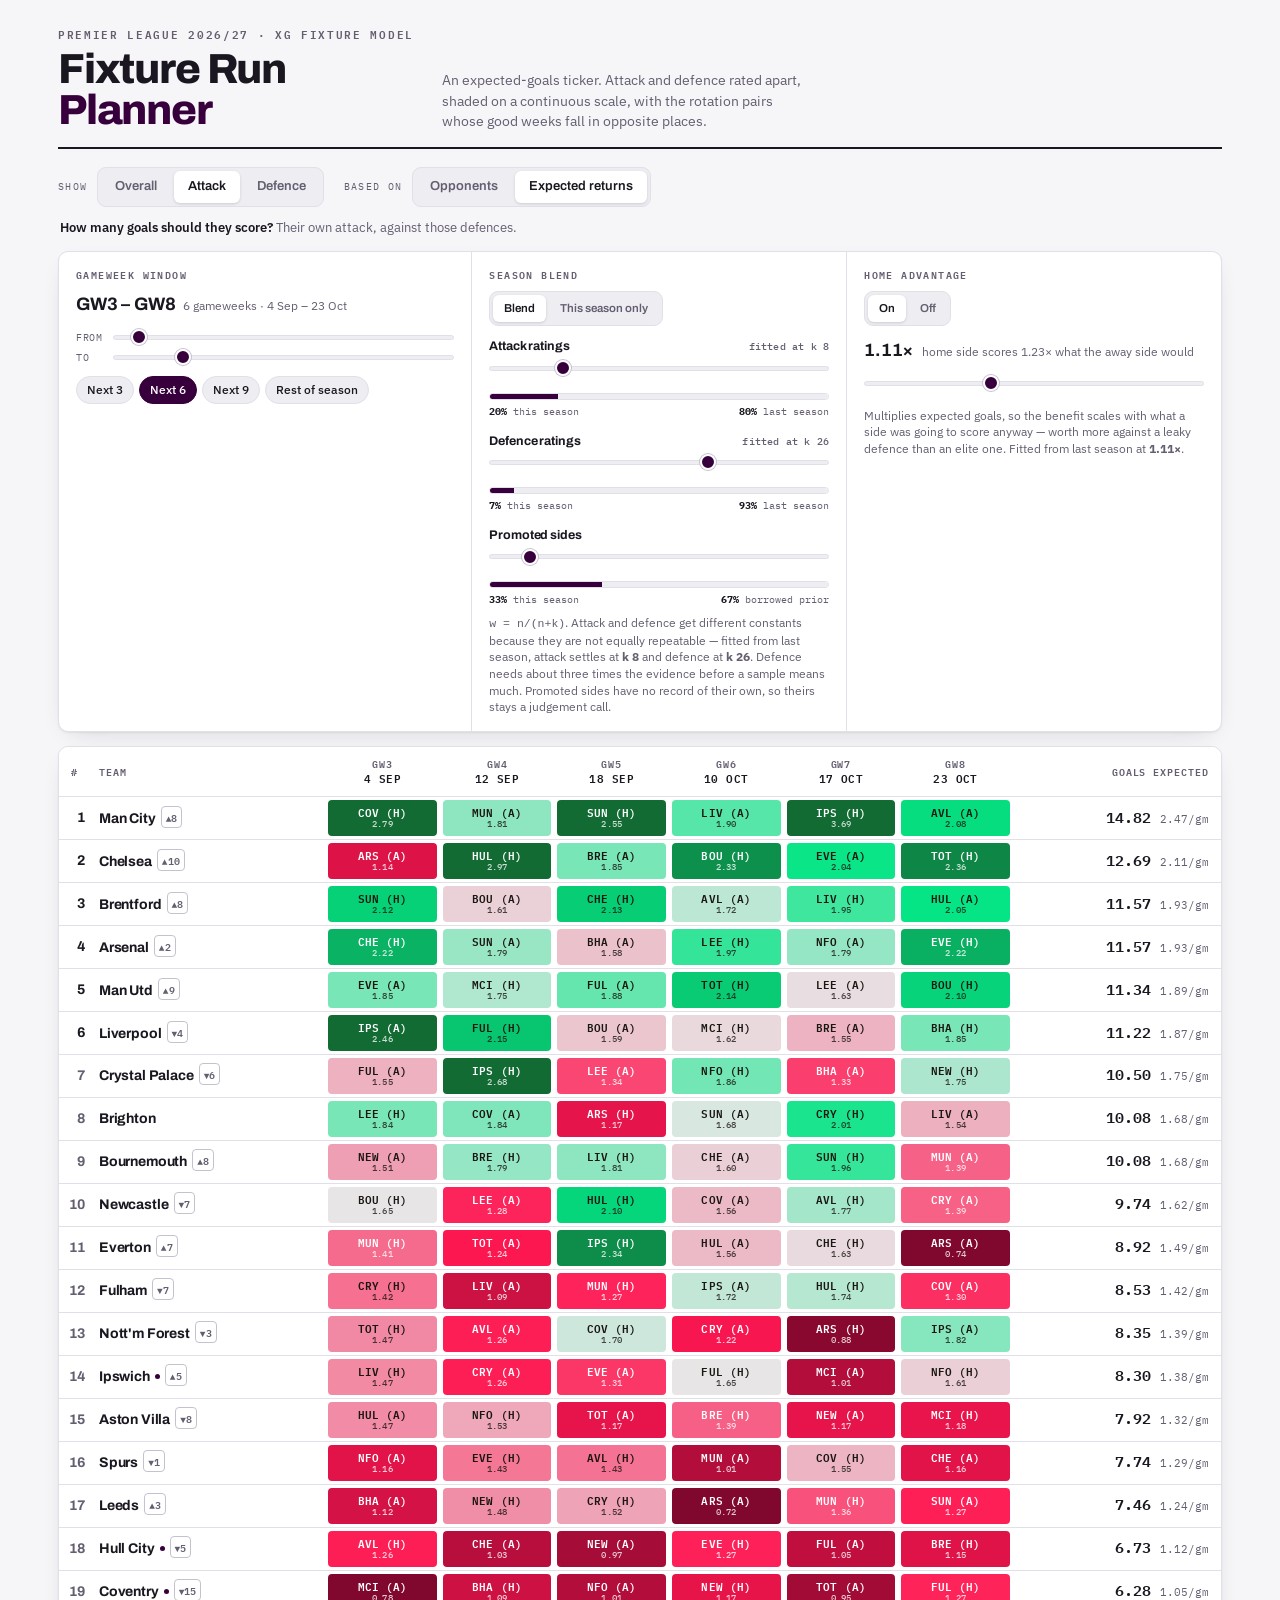
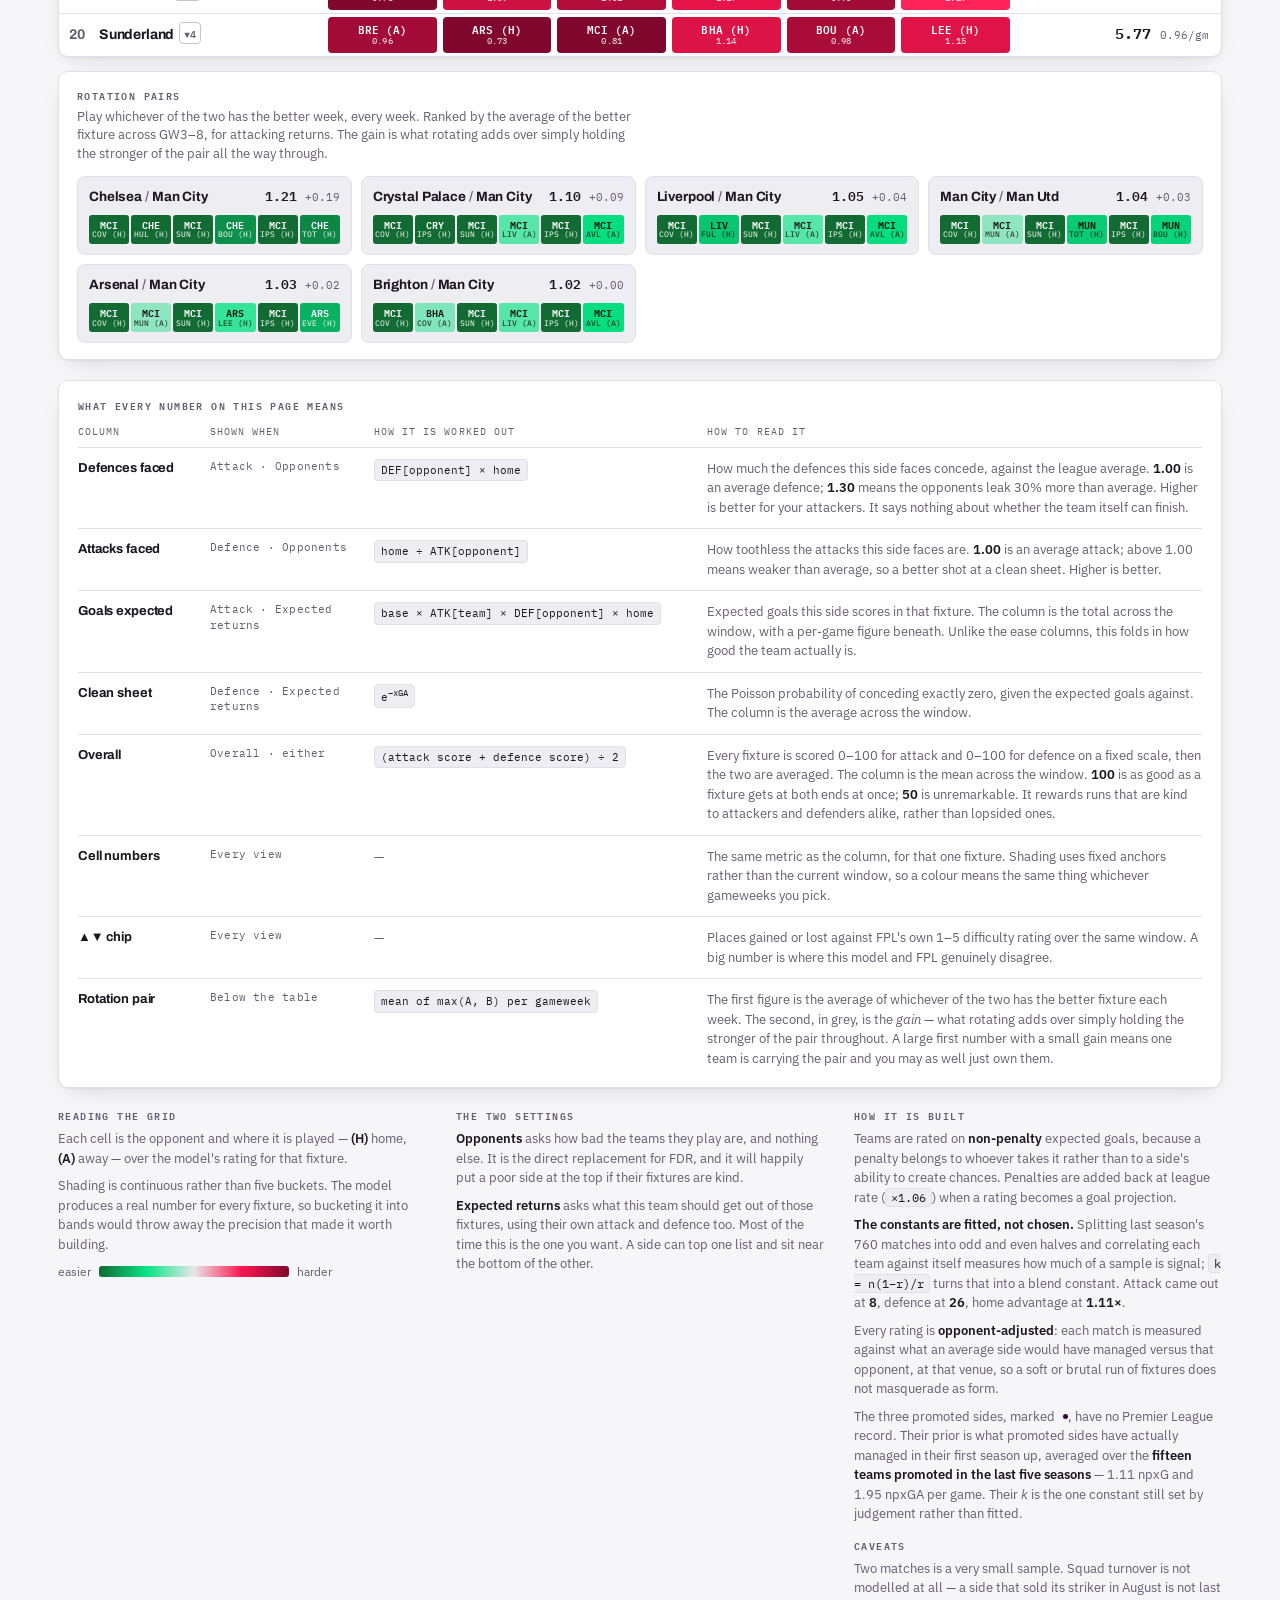
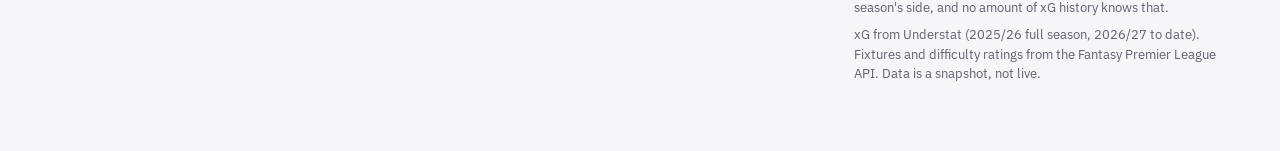
<file: index_1.html>
<!doctype html>
<html lang="en">
<head>
<meta charset="utf-8">
<meta name="viewport" content="width=device-width, initial-scale=1">
<meta name="description" content="Premier League fixture difficulty rated on expected goals, with attack and defence scored separately.">
<meta name="color-scheme" content="light dark">
<link rel="icon" href="data:image/svg+xml,<svg xmlns='http://www.w3.org/2000/svg' viewBox='0 0 100 100'><text y='.9em' font-size='90'>%E2%9A%BD</text></svg>">
<title>Fixture Run Planner</title>
<link rel="preconnect" href="https://fonts.googleapis.com">
<link rel="preconnect" href="https://fonts.gstatic.com" crossorigin>
<link rel="stylesheet" href="https://fonts.googleapis.com/css2?family=Archivo:wght@600;700;800&family=IBM+Plex+Mono:wght@500;600&family=IBM+Plex+Sans:wght@400;500;600&display=swap">
<style>
  :root{
    --ground:#F6F5F8; --surface:#FFFFFF; --surface-2:#EEEDF2;
    --border:#E1DFE8; --border-strong:#C5C2D0;
    --ink:#1B1720; --muted:#645E70; --accent:#37003C; --accent-ink:#FFFFFF;
    --easy:#116B33; --easy2:#05E585; --midc:#E7E7E7; --hard2:#FF1751; --hard:#80072D;
    --bar:#37003C;
    --shadow:0 1px 2px rgba(27,23,32,.06), 0 8px 24px -12px rgba(27,23,32,.20);
  }
  @media (prefers-color-scheme: dark){
    :root:not([data-theme="light"]){
      --ground:#141218; --surface:#1D1A22; --surface-2:#282430;
      --border:#37323F; --border-strong:#4E4859;
      --ink:#F1EFF5; --muted:#9C95A8; --accent:#04E5F0; --accent-ink:#04222A;
      --easy:#0B5A2A; --easy2:#06D47A; --midc:#3D3948; --hard2:#E8114A; --hard:#77082C;
      --bar:#04E5F0;
      --shadow:0 1px 2px rgba(0,0,0,.5), 0 10px 30px -14px rgba(0,0,0,.8);
    }
  }
  :root[data-theme="dark"]{
    --ground:#141218; --surface:#1D1A22; --surface-2:#282430;
    --border:#37323F; --border-strong:#4E4859;
    --ink:#F1EFF5; --muted:#9C95A8; --accent:#04E5F0; --accent-ink:#04222A;
    --easy:#0B5A2A; --easy2:#06D47A; --midc:#3D3948; --hard2:#E8114A; --hard:#77082C;
    --bar:#04E5F0;
    --shadow:0 1px 2px rgba(0,0,0,.5), 0 10px 30px -14px rgba(0,0,0,.8);
  }

  *{box-sizing:border-box}
  body{margin:0;background:var(--ground);color:var(--ink);
    font-family:"IBM Plex Sans",ui-sans-serif,system-ui,-apple-system,Segoe UI,sans-serif;
    font-size:15px;line-height:1.5;-webkit-font-smoothing:antialiased}
  .wrap{max-width:1200px;margin:0 auto;padding:26px 18px 60px}

  .mast{display:flex;flex-wrap:wrap;align-items:flex-end;gap:14px 28px;padding-bottom:16px;border-bottom:2px solid var(--ink)}
  .mast h1{font-family:Archivo,sans-serif;font-weight:800;font-size:clamp(28px,4.6vw,42px);
    line-height:.98;letter-spacing:-.028em;margin:0;text-wrap:balance}
  .mast h1 em{font-style:normal;color:var(--accent)}
  .mast p{margin:0;color:var(--muted);max-width:46ch;font-size:13.5px}
  .eyebrow{font-family:"IBM Plex Mono",monospace;font-weight:600;font-size:10.5px;
    letter-spacing:.16em;text-transform:uppercase;color:var(--muted);display:block;margin-bottom:7px}

  .views{display:flex;flex-wrap:wrap;gap:9px 20px;align-items:center;margin-top:18px}
  .seg{display:inline-flex;background:var(--surface-2);border:1px solid var(--border);border-radius:9px;padding:3px;gap:3px}
  .seg button{font:inherit;font-size:13px;font-weight:600;padding:6px 14px;border:0;border-radius:6px;
    background:transparent;color:var(--muted);cursor:pointer;font-family:Archivo,sans-serif}
  .seg button[aria-pressed="true"]{background:var(--surface);color:var(--ink);box-shadow:0 1px 3px rgba(0,0,0,.14)}
  .seg button:focus-visible{outline:2px solid var(--accent);outline-offset:2px}
  .seglabel{font-family:"IBM Plex Mono",monospace;font-size:10px;letter-spacing:.14em;
    text-transform:uppercase;color:var(--muted);margin-right:-11px}

  .viewnote{margin:11px 2px 0;font-size:13px;color:var(--muted);max-width:82ch}
  .viewnote b{color:var(--ink);font-weight:600}
  .panel{background:var(--surface);border:1px solid var(--border);border-radius:10px;box-shadow:var(--shadow);margin-top:14px}
  .ctrls{display:grid;grid-template-columns:1.1fr 1fr 1fr}
  @media (max-width:900px){.ctrls{grid-template-columns:1fr}}
  .ctrl{padding:15px 17px}
  .ctrl+.ctrl{border-left:1px solid var(--border)}
  @media (max-width:900px){.ctrl+.ctrl{border-left:0;border-top:1px solid var(--border)}}
  .ctrl h2{font-family:"IBM Plex Mono",monospace;font-size:10px;font-weight:600;letter-spacing:.14em;
    text-transform:uppercase;color:var(--muted);margin:0 0 9px}
  .readout{font-family:Archivo,sans-serif;font-weight:700;font-size:18px;letter-spacing:-.01em;
    font-variant-numeric:tabular-nums;display:flex;align-items:baseline;gap:8px;margin-bottom:9px;flex-wrap:wrap}
  .readout small{font-family:"IBM Plex Sans",sans-serif;font-weight:400;font-size:12px;color:var(--muted);letter-spacing:0}

  input[type=range]{-webkit-appearance:none;appearance:none;width:100%;background:transparent;margin:0;height:20px;cursor:pointer}
  input[type=range]::-webkit-slider-runnable-track{height:5px;border-radius:99px;background:var(--surface-2);border:1px solid var(--border)}
  input[type=range]::-moz-range-track{height:5px;border-radius:99px;background:var(--surface-2);border:1px solid var(--border)}
  input[type=range]::-webkit-slider-thumb{-webkit-appearance:none;appearance:none;width:16px;height:16px;border-radius:50%;
    background:var(--accent);border:2px solid var(--surface);margin-top:-6.5px;box-shadow:0 0 0 1px var(--border-strong)}
  input[type=range]::-moz-range-thumb{width:16px;height:16px;border-radius:50%;background:var(--accent);
    border:2px solid var(--surface);box-shadow:0 0 0 1px var(--border-strong)}
  input[type=range]:focus-visible{outline:2px solid var(--accent);outline-offset:3px;border-radius:6px}
  .slider-row{display:grid;grid-template-columns:28px 1fr;align-items:center;gap:9px}
  .slider-row span{font-family:"IBM Plex Mono",monospace;font-size:10px;color:var(--muted);letter-spacing:.06em;text-transform:uppercase}
  .presets{display:flex;flex-wrap:wrap;gap:5px;margin-top:9px}
  .chipbtn{font:inherit;font-size:12px;font-weight:500;padding:4px 10px;border-radius:99px;cursor:pointer;
    background:var(--surface-2);color:var(--ink);border:1px solid var(--border)}
  .chipbtn:hover{border-color:var(--border-strong)}
  .chipbtn[aria-pressed="true"]{background:var(--accent);color:var(--accent-ink);border-color:var(--accent)}
  .chipbtn:focus-visible{outline:2px solid var(--accent);outline-offset:2px}
  .krows{display:flex;flex-direction:column;gap:13px}
  .kb h3{margin:0 0 2px;font-family:Archivo,sans-serif;font-size:12.5px;font-weight:700;
    letter-spacing:-.01em;color:var(--ink);display:flex;justify-content:space-between;align-items:baseline;gap:8px}
  .kb h3 em{font-style:normal;font-family:"IBM Plex Mono",monospace;font-size:10px;
    font-weight:500;color:var(--muted);letter-spacing:.02em}
  .seg.mini{margin-bottom:11px}
  .seg.mini button{font-size:11.5px;padding:5px 11px}
  .blendoff{opacity:.4;pointer-events:none}
  .readout.sub2{font-size:15px;margin-top:14px;margin-bottom:8px}
  .hint{font-size:11.5px;color:var(--muted);margin:8px 0 0;line-height:1.45}
  .mixbar{display:flex;height:7px;border-radius:99px;overflow:hidden;border:1px solid var(--border);margin-top:8px}
  .mixbar i{display:block;height:100%}
  .mixbar i:first-child{background:var(--accent)}
  .mixbar i:last-child{background:var(--surface-2)}
  .mixkey{display:flex;justify-content:space-between;font-family:"IBM Plex Mono",monospace;
    font-size:10px;color:var(--muted);margin-top:4px}

  .tablecard{margin-top:14px;background:var(--surface);border:1px solid var(--border);border-radius:10px;box-shadow:var(--shadow);overflow:hidden}
  .tscroll{overflow-x:auto}
  table{border-collapse:separate;border-spacing:0;width:100%;min-width:930px}
  thead th{font-family:"IBM Plex Mono",monospace;font-size:9.5px;font-weight:600;letter-spacing:.1em;
    text-transform:uppercase;color:var(--muted);text-align:center;padding:9px 6px;
    border-bottom:1px solid var(--border);white-space:nowrap;background:var(--surface)}
  thead th.lft{text-align:left;padding-left:12px}
  thead th.rgt{text-align:right;padding-right:12px}
  thead th b{display:block;font-weight:600;color:var(--ink);font-size:11px;letter-spacing:.04em}
  tbody td{padding:3px;border-bottom:1px solid var(--border);vertical-align:middle}
  tbody td.pad{padding:5px 12px}
  tbody tr:last-child td{border-bottom:0}
  tbody tr:hover td.pad{background:var(--surface-2)}
  .rank{font-family:Archivo,sans-serif;font-weight:700;font-size:14px;font-variant-numeric:tabular-nums;
    color:var(--muted);width:26px;text-align:right;padding:5px 2px 5px 10px}
  tr.top6 .rank{color:var(--ink)}
  .team{font-family:Archivo,sans-serif;font-weight:700;font-size:14px;letter-spacing:-.012em;white-space:nowrap}
  .prov{display:inline-block;width:5px;height:5px;border-radius:50%;background:var(--accent);margin-left:5px;vertical-align:2px}
  .delta{font-family:"IBM Plex Mono",monospace;font-size:9.5px;font-weight:600;margin-left:5px;
    padding:1px 4px;border-radius:4px;border:1px solid var(--border-strong);color:var(--muted);vertical-align:1px}
  .cellwrap{display:block}
  .cell{display:block;border-radius:4px;padding:6px 2px;text-align:center;
    font-family:"IBM Plex Mono",monospace;font-size:11px;font-weight:600;letter-spacing:.01em;
    min-width:64px;line-height:1.15}
  .cell u{display:block;text-decoration:none;font-size:9px;font-weight:500;opacity:.78;margin-top:1px}
  .score{font-family:"IBM Plex Mono",monospace;font-variant-numeric:tabular-nums;
    text-align:right;font-size:15px;font-weight:600;white-space:nowrap}
  .sub{font-size:10.5px;color:var(--muted);font-weight:400}

  /* rotation */
  .rot{margin-top:14px;background:var(--surface);border:1px solid var(--border);border-radius:10px;box-shadow:var(--shadow);padding:16px 18px}
  .rot h2{font-family:"IBM Plex Mono",monospace;font-size:10px;font-weight:600;letter-spacing:.14em;
    text-transform:uppercase;color:var(--muted);margin:0 0 4px}
  .rot > p{margin:0 0 13px;font-size:12.5px;color:var(--muted);max-width:70ch}
  .pairs{display:grid;grid-template-columns:repeat(auto-fit,minmax(272px,1fr));gap:9px}
  .pair{border:1px solid var(--border);border-radius:8px;padding:10px 11px;background:var(--surface-2)}
  .pairhead{display:flex;align-items:baseline;justify-content:space-between;gap:8px;margin-bottom:8px}
  .pairname{font-family:Archivo,sans-serif;font-weight:700;font-size:13.5px;letter-spacing:-.01em}
  .pairname s{text-decoration:none;color:var(--muted);font-weight:600;margin:0 3px}
  .pairval{font-family:"IBM Plex Mono",monospace;font-size:12.5px;font-weight:600;font-variant-numeric:tabular-nums}
  .pairstrip{display:flex;gap:2px}
  .pcell{flex:1 1 0;border-radius:3px;padding:4px 1px;text-align:center;
    font-family:"IBM Plex Mono",monospace;font-size:9.5px;font-weight:600;line-height:1.2}
  .pcell u{display:block;text-decoration:none;font-size:8px;opacity:.8;font-weight:500}

  .notes{margin-top:20px;display:grid;grid-template-columns:repeat(auto-fit,minmax(255px,1fr));gap:16px 30px}
  .notes h3{font-family:"IBM Plex Mono",monospace;font-size:10px;font-weight:600;letter-spacing:.14em;
    text-transform:uppercase;color:var(--muted);margin:0 0 6px}
  .notes p{margin:0 0 8px;font-size:13px;color:var(--muted);max-width:62ch}
  .notes code{font-family:"IBM Plex Mono",monospace;font-size:12px;color:var(--ink);
    background:var(--surface-2);padding:1px 5px;border-radius:4px;border:1px solid var(--border)}
  .notes strong{color:var(--ink);font-weight:600}
  .ramp{display:flex;align-items:center;gap:8px;margin-top:9px;font-size:11.5px;color:var(--muted)}
  .rampbar{flex:1 1 auto;height:11px;border-radius:3px;max-width:190px}

  .gloss{margin-top:20px;background:var(--surface);border:1px solid var(--border);
    border-radius:10px;box-shadow:var(--shadow);padding:17px 19px 8px}
  .gloss h2{font-family:"IBM Plex Mono",monospace;font-size:10px;font-weight:600;letter-spacing:.14em;
    text-transform:uppercase;color:var(--muted);margin:0 0 12px}
  .gtable{display:flex;flex-direction:column}
  .grow{display:grid;grid-template-columns:118px 150px 1fr 1.55fr;gap:14px;
    padding:11px 0;border-top:1px solid var(--border);font-size:13px;color:var(--muted);align-items:start}
  .grow.ghead{border-top:0;padding-top:0;font-family:"IBM Plex Mono",monospace;font-size:9.5px;
    letter-spacing:.11em;text-transform:uppercase;padding-bottom:7px}
  .gname{font-family:Archivo,sans-serif;font-weight:700;font-size:13px;color:var(--ink);letter-spacing:-.01em}
  .gwhen{font-family:"IBM Plex Mono",monospace;font-size:10.5px;letter-spacing:.02em}
  .gcalc code{font-family:"IBM Plex Mono",monospace;font-size:11px;color:var(--ink);
    background:var(--surface-2);padding:2px 6px;border-radius:4px;border:1px solid var(--border);
    display:inline-block;line-height:1.5}
  .grow strong{color:var(--ink);font-weight:600}
  @media (max-width:820px){
    .grow{grid-template-columns:1fr;gap:5px}
    .grow.ghead{display:none}
  }
  @media (prefers-reduced-motion:reduce){*{animation:none!important;transition:none!important}}
</style>
<style>
  html{-webkit-text-size-adjust:100%}
  img{max-width:100%}
</style>
</head>
<body>
<div class="wrap">
  <header class="mast">
    <div>
      <span class="eyebrow">Premier League 2026/27 · xG fixture model</span>
      <h1>Fixture Run<br><em>Planner</em></h1>
    </div>
    <p>An expected-goals ticker. Attack and defence rated apart, shaded on a continuous scale, with the rotation pairs whose good weeks fall in opposite places.</p>
  </header>

  <div class="views">
    <span class="seglabel">Show</span>
    <div class="seg" id="sideSeg">
      <button data-side="all" aria-pressed="false">Overall</button>
      <button data-side="atk" aria-pressed="true">Attack</button>
      <button data-side="def" aria-pressed="false">Defence</button>
    </div>
    <span class="seglabel">Based on</span>
    <div class="seg" id="modeSeg">
      <button data-mode="ease" aria-pressed="false">Opponents</button>
      <button data-mode="proj" aria-pressed="true">Expected returns</button>
    </div>
  </div>

  <p class="viewnote" id="viewNote"></p>

  <section class="panel ctrls">
    <div class="ctrl">
      <h2>Gameweek window</h2>
      <div class="readout" id="gwReadout"></div>
      <div class="slider-row"><span>From</span><input type="range" id="gwFrom" min="1" max="38" value="3" aria-label="First gameweek"></div>
      <div class="slider-row"><span>To</span><input type="range" id="gwTo" min="1" max="38" value="8" aria-label="Last gameweek"></div>
      <div class="presets" id="presets">
        <button class="chipbtn" data-next="3">Next 3</button>
        <button class="chipbtn" data-next="6">Next 6</button>
        <button class="chipbtn" data-next="9">Next 9</button>
        <button class="chipbtn" data-rest="1">Rest of season</button>
      </div>
    </div>
    <div class="ctrl">
      <h2>Season blend</h2>
      <div class="seg mini" id="blendSeg">
        <button data-blend="on" aria-pressed="true">Blend</button>
        <button data-blend="off" aria-pressed="false">This season only</button>
      </div>
      <div class="krows" id="krows">
        <div class="kb"><h3>Attack ratings<em id="kAtkFit"></em></h3>
          <input type="range" id="kAtk" min="0" max="40" step="1" value="8" aria-label="How much of this season to use for attack ratings">
          <div class="mixbar"><i id="bA"></i><i id="bAo"></i></div>
          <div class="mixkey"><span id="lA"></span><span id="lAo"></span></div></div>
        <div class="kb"><h3>Defence ratings<em id="kDefFit"></em></h3>
          <input type="range" id="kDef" min="0" max="40" step="1" value="26" aria-label="How much of this season to use for defence ratings">
          <div class="mixbar"><i id="bD"></i><i id="bDo"></i></div>
          <div class="mixkey"><span id="lD"></span><span id="lDo"></span></div></div>
        <div class="kb"><h3>Promoted sides<em id="kpFit"></em></h3>
          <input type="range" id="kpval" min="0" max="40" step="1" value="4" aria-label="How much of this season to use for promoted sides">
          <div class="mixbar"><i id="bP"></i><i id="bPo"></i></div>
          <div class="mixkey"><span id="lP"></span><span id="lPo"></span></div></div>
      </div>
      <p class="hint" id="blendHint"></p>
    </div>
    <div class="ctrl">
      <h2>Home advantage</h2>
      <div class="seg mini" id="homeSeg">
        <button data-home="on" aria-pressed="true">On</button>
        <button data-home="off" aria-pressed="false">Off</button>
      </div>
      <div class="readout" id="hReadout"></div>
      <div id="hwrap"><input type="range" id="hval" min="1" max="1.3" step="0.01" value="1.11" aria-label="Home advantage multiplier"></div>
      <p class="hint" id="homeHint"></p>
    </div>
  </section>

  <div class="tablecard">
    <div class="tscroll"><table>
      <thead><tr id="thead"></tr></thead>
      <tbody id="rows"></tbody>
    </table></div>
  </div>

  <section class="rot">
    <h2>Rotation pairs</h2>
    <p id="rotIntro"></p>
    <div class="pairs" id="pairs"></div>
  </section>


  <section class="gloss">
    <h2>What every number on this page means</h2>
    <div class="gtable">
      <div class="grow ghead"><span>Column</span><span>Shown when</span><span>How it is worked out</span><span>How to read it</span></div>

      <div class="grow"><span class="gname">Defences faced</span><span class="gwhen">Attack · Opponents</span>
        <span class="gcalc"><code>DEF[opponent] &times; home</code></span>
        <span>How much the defences this side faces concede, against the league average. <strong>1.00</strong> is an average defence; <strong>1.30</strong> means the opponents leak 30% more than average. Higher is better for your attackers. It says nothing about whether the team itself can finish.</span></div>

      <div class="grow"><span class="gname">Attacks faced</span><span class="gwhen">Defence · Opponents</span>
        <span class="gcalc"><code>home &divide; ATK[opponent]</code></span>
        <span>How toothless the attacks this side faces are. <strong>1.00</strong> is an average attack; above 1.00 means weaker than average, so a better shot at a clean sheet. Higher is better.</span></div>

      <div class="grow"><span class="gname">Goals expected</span><span class="gwhen">Attack · Expected returns</span>
        <span class="gcalc"><code>base &times; ATK[team] &times; DEF[opponent] &times; home</code></span>
        <span>Expected goals this side scores in that fixture. The column is the total across the window, with a per-game figure beneath. Unlike the ease columns, this folds in how good the team actually is.</span></div>

      <div class="grow"><span class="gname">Clean sheet</span><span class="gwhen">Defence · Expected returns</span>
        <span class="gcalc"><code>e<sup>&minus;xGA</sup></code></span>
        <span>The Poisson probability of conceding exactly zero, given the expected goals against. The column is the average across the window.</span></div>

      <div class="grow"><span class="gname">Overall</span><span class="gwhen">Overall · either</span>
        <span class="gcalc"><code>(attack score + defence score) &divide; 2</code></span>
        <span>Every fixture is scored 0&ndash;100 for attack and 0&ndash;100 for defence on a fixed scale, then the two are averaged. The column is the mean across the window. <strong>100</strong> is as good as a fixture gets at both ends at once; <strong>50</strong> is unremarkable. It rewards runs that are kind to attackers and defenders alike, rather than lopsided ones.</span></div>

      <div class="grow"><span class="gname">Cell numbers</span><span class="gwhen">Every view</span>
        <span class="gcalc">&mdash;</span>
        <span>The same metric as the column, for that one fixture. Shading uses fixed anchors rather than the current window, so a colour means the same thing whichever gameweeks you pick.</span></div>

      <div class="grow"><span class="gname">&#9650;&#9660; chip</span><span class="gwhen">Every view</span>
        <span class="gcalc">&mdash;</span>
        <span>Places gained or lost against FPL's own 1&ndash;5 difficulty rating over the same window. A big number is where this model and FPL genuinely disagree.</span></div>

      <div class="grow"><span class="gname">Rotation pair</span><span class="gwhen">Below the table</span>
        <span class="gcalc"><code>mean of max(A, B) per gameweek</code></span>
        <span>The first figure is the average of whichever of the two has the better fixture each week. The second, in grey, is the <em>gain</em> &mdash; what rotating adds over simply holding the stronger of the pair throughout. A large first number with a small gain means one team is carrying the pair and you may as well just own them.</span></div>
    </div>
  </section>

  <section class="notes">
    <div>
      <h3>Reading the grid</h3>
      <p>Each cell is the opponent and where it is played &mdash; <strong>(H)</strong> home, <strong>(A)</strong> away &mdash; over the model's rating for that fixture.</p>
      <p>Shading is continuous rather than five buckets. The model produces a real number for every fixture, so bucketing it into bands would throw away the precision that made it worth building.</p>
      <div class="ramp"><span>easier</span><div class="rampbar" id="rampbar"></div><span>harder</span></div>
    </div>
    <div>
      <h3>The two settings</h3>
      <p><strong>Opponents</strong> asks how bad the teams they play are, and nothing else. It is the direct replacement for FDR, and it will happily put a poor side at the top if their fixtures are kind.</p>
      <p><strong>Expected returns</strong> asks what this team should get out of those fixtures, using their own attack and defence too. Most of the time this is the one you want. A side can top one list and sit near the bottom of the other.</p>
    </div>
    <div>
      <h3>How it is built</h3>
      <p>Teams are rated on <strong>non-penalty</strong> expected goals, because a penalty belongs to whoever takes it rather than to a side's ability to create chances. Penalties are added back at league rate (<code>&times;1.06</code>) when a rating becomes a goal projection.</p>
      <p><strong>The constants are fitted, not chosen.</strong> Splitting last season's 760 matches into odd and even halves and correlating each team against itself measures how much of a sample is signal; <code>k = n(1&minus;r)/r</code> turns that into a blend constant. Attack came out at <strong>8</strong>, defence at <strong>26</strong>, home advantage at <strong>1.11&times;</strong>.</p>
      <p>Every rating is <strong>opponent-adjusted</strong>: each match is measured against what an average side would have managed versus that opponent, at that venue, so a soft or brutal run of fixtures does not masquerade as form.</p>
<p>The three promoted sides, marked <span class="prov"></span>, have no Premier League record. Their prior is what promoted sides have actually managed in their first season up, averaged over the <strong>fifteen teams promoted in the last five seasons</strong> — 1.11 npxG and 1.95 npxGA per game. Their <em>k</em> is the one constant still set by judgement rather than fitted.</p>
      <h3 style="margin-top:14px">Caveats</h3>
      <p>Two matches is a very small sample. Squad turnover is not modelled at all &mdash; a side that sold its striker in August is not last season's side, and no amount of xG history knows that.</p>
      <p class="sub">xG from Understat (2025/26 full season, 2026/27 to date). Fixtures and difficulty ratings from the Fantasy Premier League API. Data is a snapshot, not live.</p>
    </div>
  </section>
</div>

<script>
const TEAMS={1:["Arsenal","ars"],2:["Aston Villa","avl"],3:["Bournemouth","bou"],4:["Brentford","bre"],
5:["Brighton","bha"],6:["Chelsea","che"],7:["Coventry","cov"],8:["Crystal Palace","cry"],
9:["Everton","eve"],10:["Fulham","ful"],11:["Hull City","hul"],12:["Ipswich","ips"],
13:["Leeds","lee"],14:["Liverpool","liv"],15:["Man City","mci"],16:["Man Utd","mun"],
17:["Newcastle","new"],18:["Nott'm Forest","nfo"],19:["Spurs","tot"],20:["Sunderland","sun"]};
const REC={
// pa/pd = 2025/26, a26/d26 = 2026/27. Non-penalty xG & xGA per game, opponent-adjusted.
1:{pa:1.9285,pd:0.8839,a26:1.3996,d26:0.4558},   2:{pa:1.4815,pd:1.4486,a26:0.3727,d26:2.3882},
3:{pa:1.6426,pd:1.3845,a26:1.5595,d26:1.7646},   4:{pa:1.5504,pd:1.4062,a26:2.5564,d26:1.0210},
5:{pa:1.4338,pd:1.2976,a26:2.8144,d26:1.7992},   6:{pa:1.7514,pd:1.5015,a26:3.2969,d26:1.7456},
7:{pa:1.1145,pd:1.9492,a26:0.8443,d26:1.0572,promoted:1},
8:{pa:1.4893,pd:1.4450,a26:1.6979,d26:1.7959},   9:{pa:1.2781,pd:1.4851,a26:1.5707,d26:2.0390},
10:{pa:1.2182,pd:1.5062,a26:1.1622,d26:2.1761},
11:{pa:1.1145,pd:1.9492,a26:0.8930,d26:1.5006,promoted:1},
12:{pa:1.1145,pd:1.9492,a26:1.7404,d26:2.6633,promoted:1},
13:{pa:1.4186,pd:1.3608,a26:0.7807,d26:1.1788}, 14:{pa:1.7279,pd:1.3471,a26:1.7410,d26:1.9398},
15:{pa:1.9983,pd:1.2046,a26:2.5535,d26:0.7505}, 16:{pa:1.7780,pd:1.2569,a26:2.2013,d26:2.1177},
17:{pa:1.4800,pd:1.4086,a26:1.3648,d26:1.7188}, 18:{pa:1.2368,pd:1.5716,a26:1.4644,d26:0.7848},
19:{pa:1.2307,pd:1.3866,a26:0.9530,d26:2.0237}, 20:{pa:1.0482,pd:1.5022,a26:1.1492,d26:1.6070}};
const FIT={kAtk:8, kDef:26, home:1.11};
const PEN=1.0634;   // ratings exclude penalties; restore them when projecting real goals
const MATCHES_PLAYED=2;
const DEADLINES=["2026-08-21","2026-08-28","2026-09-04","2026-09-12","2026-09-18","2026-10-10","2026-10-17","2026-10-23","2026-10-31","2026-11-07","2026-11-21","2026-11-28","2026-12-02","2026-12-05","2026-12-12","2026-12-19","2026-12-26","2026-12-30","2027-01-02","2027-01-06","2027-01-16","2027-01-23","2027-01-30","2027-02-06","2027-02-10","2027-02-20","2027-02-27","2027-03-03","2027-03-13","2027-03-20","2027-04-10","2027-04-17","2027-04-24","2027-05-01","2027-05-08","2027-05-15","2027-05-23","2027-05-30"];
const NEXT_GW=3;
const FX=[[1,1,7,2,5],[1,11,16,4,2],[1,9,8,3,3],[1,12,20,2,2],[1,18,13,2,3],[1,4,19,3,3],[1,5,2,3,3],[1,15,3,3,5],[1,17,14,4,3],[1,10,6,4,3],[2,8,15,4,3],[2,14,18,3,4],[2,3,9,3,3],[2,7,11,2,2],[2,19,17,2,3],[2,6,5,2,4],[2,13,4,3,3],[2,20,10,2,3],[2,16,12,2,4],[2,2,1,4,4],[3,12,14,4,2],[3,17,3,3,3],[3,4,20,2,3],[3,5,13,2,3],[3,10,8,3,3],[3,15,7,2,5],[3,18,19,3,3],[3,11,2,3,2],[3,9,16,4,3],[3,1,6,4,5],[4,2,18,3,4],[4,3,4,3,3],[4,6,11,2,4],[4,8,12,2,3],[4,14,10,2,4],[4,19,9,3,3],[4,20,1,4,3],[4,7,5,2,2],[4,16,15,4,4],[4,13,17,2,3],[5,4,6,4,3],[5,19,2,3,3],[5,5,1,4,3],[5,9,12,2,3],[5,17,11,2,3],[5,18,7,2,3],[5,3,14,4,3],[5,13,8,3,3],[5,15,20,2,5],[5,10,16,4,3],[6,1,13,2,5],[6,2,4,3,4],[6,6,3,3,4],[6,12,10,2,2],[6,20,5,2,3],[6,16,19,3,4],[6,8,18,3,3],[6,11,9,3,2],[6,14,15,4,4],[6,7,17,2,2],[7,9,6,4,3],[7,4,14,4,3],[7,10,11,2,3],[7,15,12,2,5],[7,17,2,3,3],[7,3,20,2,3],[7,5,8,3,3],[7,13,16,4,3],[7,18,1,4,3],[7,19,7,2,3],[8,12,18,3,2],[8,2,15,4,4],[8,1,9,3,5],[8,7,10,2,2],[8,6,19,3,4],[8,8,17,2,3],[8,11,4,3,2],[8,14,5,2,4],[8,16,3,3,4],[8,20,13,2,3],[9,6,16,4,4],[9,3,13,2,3],[9,4,18,3,3],[9,7,20,2,2],[9,11,12,2,2],[9,15,5,2,5],[9,19,8,3,3],[9,2,10,2,4],[9,14,1,4,4],[9,17,9,3,3],[10,1,11,2,5],[10,5,4,3,3],[10,8,14,4,3],[10,9,7,2,3],[10,10,17,2,3],[10,12,3,3,2],[10,13,19,3,3],[10,16,2,3,4],[10,18,15,4,3],[10,20,6,4,3],[11,2,20,2,4],[11,3,18,3,3],[11,4,9,3,3],[11,6,13,2,4],[11,7,8,3,2],[11,11,5,2,2],[11,14,16,4,4],[11,15,10,2,5],[11,17,1,4,3],[11,19,12,2,3],[12,1,15,4,5],[12,5,17,2,3],[12,8,11,2,3],[12,9,14,4,3],[12,10,3,3,3],[12,12,2,3,2],[12,13,7,2,3],[12,16,4,3,4],[12,18,6,4,3],[12,20,19,3,3],[13,2,9,3,4],[13,3,5,2,3],[13,4,1,4,3],[13,6,8,3,4],[13,7,12,2,2],[13,11,18,3,2],[13,14,20,2,4],[13,15,13,2,5],[13,17,16,4,3],[13,19,10,2,3],[14,2,8,3,4],[14,3,11,2,3],[14,4,15,4,3],[14,6,14,4,4],[14,9,10,2,3],[14,13,12,2,3],[14,16,7,2,4],[14,17,20,2,3],[14,18,5,2,3],[14,19,1,4,3],[15,1,3,3,5],[15,5,9,3,3],[15,7,2,3,2],[15,8,16,4,3],[15,10,4,3,3],[15,11,19,3,2],[15,12,17,2,2],[15,14,13,2,4],[15,15,6,4,5],[15,20,18,3,3],[16,1,16,4,5],[16,3,7,2,3],[16,4,17,2,3],[16,5,12,2,3],[16,6,2,3,4],[16,13,10,2,3],[16,14,19,3,4],[16,15,11,2,5],[16,18,9,3,3],[16,20,8,3,3],[17,2,13,2,4],[17,7,6,4,2],[17,8,1,4,3],[17,9,20,2,3],[17,10,5,2,3],[17,11,14,4,2],[17,12,4,3,2],[17,16,18,3,4],[17,17,15,4,3],[17,19,3,3,3],[18,2,14,4,4],[18,7,4,3,2],[18,8,3,3,3],[18,9,15,4,3],[18,10,1,4,3],[18,11,13,2,2],[18,12,6,4,2],[18,16,20,2,4],[18,17,18,3,3],[18,19,5,2,3],[19,1,12,2,5],[19,3,2,3,3],[19,4,8,3,3],[19,5,16,4,3],[19,6,17,2,4],[19,13,9,3,3],[19,14,7,2,4],[19,15,19,3,5],[19,18,10,2,3],[19,20,11,2,3],[20,1,4,3,5],[20,5,3,3,3],[20,8,6,4,3],[20,9,2,3,3],[20,10,19,3,3],[20,12,7,2,2],[20,13,15,4,3],[20,16,17,2,4],[20,18,11,2,3],[20,20,14,4,3],[21,2,16,4,4],[21,3,12,2,3],[21,4,5,2,3],[21,6,20,2,4],[21,7,9,3,2],[21,11,1,4,2],[21,14,8,3,4],[21,15,18,3,5],[21,17,10,2,3],[21,19,13,2,3],[22,1,17,2,5],[22,5,15,4,3],[22,8,19,3,3],[22,9,4,3,3],[22,10,2,3,3],[22,12,11,2,2],[22,13,6,4,3],[22,16,14,4,4],[22,18,3,3,3],[22,20,7,2,3],[23,2,12,2,4],[23,3,10,2,3],[23,4,16,4,3],[23,6,18,3,4],[23,7,13,2,2],[23,11,8,3,2],[23,14,9,3,4],[23,15,1,4,5],[23,17,5,2,3],[23,19,20,2,3],[24,1,14,4,5],[24,5,11,2,3],[24,8,7,2,3],[24,9,17,2,3],[24,10,15,4,3],[24,12,19,3,2],[24,13,3,3,3],[24,16,6,4,4],[24,18,4,3,3],[24,20,2,3,3],[25,2,3,3,4],[25,7,14,4,2],[25,8,4,3,3],[25,9,13,2,3],[25,10,18,3,3],[25,11,20,2,2],[25,12,1,4,2],[25,16,5,2,4],[25,17,6,4,3],[25,19,15,4,3],[26,1,10,2,5],[26,3,8,3,3],[26,4,7,2,3],[26,5,19,3,3],[26,6,12,2,4],[26,13,2,3,3],[26,14,11,2,4],[26,15,17,2,5],[26,18,16,4,3],[26,20,9,3,3],[27,2,6,4,4],[27,7,3,3,2],[27,8,20,2,3],[27,9,18,3,3],[27,10,13,2,3],[27,11,15,4,2],[27,12,5,2,2],[27,16,1,4,4],[27,17,4,3,3],[27,19,14,4,3],[28,1,8,3,5],[28,3,19,3,3],[28,4,12,2,3],[28,5,10,2,3],[28,6,7,2,4],[28,13,11,2,3],[28,14,2,3,4],[28,15,9,3,5],[28,18,17,2,3],[28,20,16,4,3],[29,2,11,2,4],[29,3,17,2,3],[29,6,1,4,4],[29,7,15,4,2],[29,8,10,2,3],[29,13,5,2,3],[29,14,12,2,4],[29,16,9,3,4],[29,19,18,3,3],[29,20,4,3,3],[30,1,20,2,5],[30,4,3,3,3],[30,5,7,2,3],[30,9,19,3,3],[30,10,14,4,3],[30,11,6,4,2],[30,12,8,3,2],[30,15,16,4,5],[30,17,13,2,3],[30,18,2,3,3],[31,2,5,2,4],[31,3,15,4,3],[31,6,10,2,4],[31,7,1,4,2],[31,8,9,3,3],[31,13,18,3,3],[31,14,17,2,4],[31,16,11,2,4],[31,19,4,3,3],[31,20,12,2,3],[32,1,2,3,5],[32,4,13,2,3],[32,5,6,4,3],[32,9,3,3,3],[32,10,20,2,3],[32,11,7,2,2],[32,12,16,4,2],[32,15,8,3,5],[32,17,19,3,3],[32,18,14,4,3],[33,2,7,2,4],[33,3,1,4,3],[33,4,10,2,3],[33,6,15,4,4],[33,9,5,2,3],[33,13,14,4,3],[33,16,8,3,4],[33,17,12,2,3],[33,18,20,2,3],[33,19,11,2,3],[34,1,19,3,5],[34,5,18,3,3],[34,7,16,4,2],[34,8,2,3,3],[34,10,9,3,3],[34,11,3,3,2],[34,12,13,2,2],[34,14,6,4,4],[34,15,4,3,5],[34,20,17,2,3],[35,3,16,4,3],[35,4,2,3,3],[35,5,20,2,3],[35,9,11,2,3],[35,10,12,2,3],[35,13,1,4,3],[35,15,14,4,5],[35,17,7,2,3],[35,18,8,3,3],[35,19,6,4,3],[36,1,18,3,5],[36,2,17,2,4],[36,6,9,3,4],[36,7,19,3,2],[36,8,5,2,3],[36,11,10,2,2],[36,12,15,4,2],[36,14,4,3,4],[36,16,13,2,4],[36,20,3,3,3],[37,3,6,4,3],[37,4,11,2,3],[37,5,14,4,3],[37,9,1,4,3],[37,10,7,2,3],[37,13,20,2,3],[37,15,2,3,5],[37,17,8,3,3],[37,18,12,2,3],[37,19,16,4,3],[38,1,5,2,5],[38,2,19,3,4],[38,6,4,3,4],[38,7,18,3,2],[38,8,13,2,3],[38,11,17,2,2],[38,12,9,3,2],[38,14,3,3,4],[38,16,10,2,4],[38,20,15,4,3]];

let SIDE="atk", MODE="proj", BLEND=true, HOME=true;
const $=s=>document.querySelector(s);
const css=n=>getComputedStyle(document.documentElement).getPropertyValue(n).trim();
const fmtDate=iso=>{const[y,m,d]=iso.split("-").map(Number);
  return d+" "+["Jan","Feb","Mar","Apr","May","Jun","Jul","Aug","Sep","Oct","Nov","Dec"][m-1];};

/* ---- continuous diverging colour ---- */
const hex2rgb=h=>{h=h.replace("#","");return [0,2,4].map(i=>parseInt(h.slice(i,i+2),16));};
const mix=(a,b,t)=>a.map((v,i)=>Math.round(v+(b[i]-v)*t));
const ramp=()=>["--hard","--hard2","--midc","--easy2","--easy"].map(n=>hex2rgb(css(n)));
function shade(t){                       // t: 0 = hardest (dark red), 1 = easiest (dark green)
  t=Math.max(0,Math.min(1,t));
  const s=ramp(), x=t*4, i=Math.min(3,Math.floor(x));
  const rgb=mix(s[i],s[i+1],x-i);
  const lum=(0.2126*rgb[0]+0.7152*rgb[1]+0.0722*rgb[2])/255;
  return {bg:`rgb(${rgb.join(",")})`, fg: lum>0.55 ? "#1A1611" : "#FFFFFF"};
}

function strengths(kA,kD,kp){
  const b={}, n=MATCHES_PLAYED;
  for(const id in REC){const r=REC[id];
    const wa=n/(n+(r.promoted?kp:kA)), wd=n/(n+(r.promoted?kp:kD));
    b[id]=[wa*r.a26+(1-wa)*r.pa, wd*r.d26+(1-wd)*r.pd];}
  const ids=Object.keys(b);
  const la=ids.reduce((s,i)=>s+b[i][0],0)/ids.length, ld=ids.reduce((s,i)=>s+b[i][1],0)/ids.length;
  const ATK={},DEF={}; ids.forEach(i=>{ATK[i]=b[i][0]/la; DEF[i]=b[i][1]/ld;});
  const w=x=>MATCHES_PLAYED/(MATCHES_PLAYED+x);
  return {ATK,DEF,base:(la+ld)/2, wA:w(kA), wD:w(kD), wP:w(kp)};
}
function collect(from,to){
  const out={}; for(const id in TEAMS) out[id]=[];
  for(const[gw,h,a,hd,ad] of FX){ if(gw<from||gw>to) continue;
    out[h].push({gw,opp:a,home:true,fdr:hd}); out[a].push({gw,opp:h,home:false,fdr:ad}); }
  for(const id in out) out[id].sort((x,y)=>x.gw-y.gw);
  return out;
}
/* raw value for one fixture, per side+mode */
function rawVal(side,t,f,S,h){
  const m=f.home?h:1/h;
  if(side==="atk") return MODE==="ease" ? S.DEF[f.opp]*m : S.base*S.ATK[t]*S.DEF[f.opp]*m*PEN;
  return MODE==="ease" ? m/S.ATK[f.opp] : Math.exp(-(S.base*S.ATK[f.opp]*S.DEF[t]/m*PEN))*100;
}
/* anchors map raw value -> 0..1 goodness, fixed so colours mean the same across windows */
const ANCHOR={atk_ease:[0.70,1.32], atk_proj:[0.85,2.45], def_ease:[0.72,1.42], def_proj:[8,50]};
const good=(side,v)=>{const[lo,hi]=ANCHOR[side+"_"+MODE]; return (v-lo)/(hi-lo);};
function fmt(side,v){
  if(MODE==="ease") return v.toFixed(2);
  return side==="atk" ? v.toFixed(2) : Math.round(v)+"%";
}

function render(){
  let from=+$("#gwFrom").value, to=+$("#gwTo").value; if(from>to)[from,to]=[to,from];
  const hSet=+$("#hval").value, h=HOME?hSet:1;
  const kA=BLEND?+$("#kAtk").value:0, kD=BLEND?+$("#kDef").value:0, kp=BLEND?+$("#kpval").value:0;
  const S=strengths(kA,kD,kp), span=to-from+1;

  $("#gwReadout").innerHTML=`GW${from} – GW${to} <small>${span} gameweek${span>1?"s":""} · ${fmtDate(DEADLINES[from-1])} – ${fmtDate(DEADLINES[to-1])}</small>`;
  $("#krows").classList.toggle("blendoff", !BLEND);
  const kout=(tag,w,old,k,fit)=>{
    const p=Math.round(w*100);
    $("#b"+tag).style.flexBasis=p+"%"; $("#b"+tag+"o").style.flexBasis=(100-p)+"%";
    $("#l"+tag).innerHTML=`<b style="color:var(--ink)">${p}%</b> this season`;
    $("#l"+tag+"o").innerHTML=`<b style="color:var(--ink)">${100-p}%</b> ${old}`;
    if(fit!=null) $("#k"+({A:"Atk",D:"Def",P:"p"})[tag]+"Fit").innerHTML=
      k===fit?`fitted at k&nbsp;${fit}`:`k&nbsp;${k} · fitted at ${fit}`;
  };
  kout("A",S.wA,"last season",kA,BLEND?FIT.kAtk:null);
  kout("D",S.wD,"last season",kD,BLEND?FIT.kDef:null);
  kout("P",S.wP,"borrowed prior",kp,null);
  $("#blendHint").innerHTML = BLEND
    ? `<code>w = n/(n+k)</code>. Attack and defence get different constants because they are not equally repeatable — fitted from last season, attack settles at <b>k&nbsp;${FIT.kAtk}</b> and defence at <b>k&nbsp;${FIT.kDef}</b>. Defence needs about three times the evidence before a sample means much. Promoted sides have no record of their own, so theirs stays a judgement call.`
    : `Ratings come from this season alone — <strong>2 matches</strong>. Nothing is regressed toward last season, so one result moves a team a long way. Read it as current form, not as a ranking.`;
  $("#hwrap").classList.toggle("blendoff", !HOME);
  $("#hReadout").innerHTML = HOME
    ? `${h.toFixed(2)}× <small>home side scores ${(h*h).toFixed(2)}× what the away side would</small>`
    : `Off <small>every fixture rated as a neutral venue</small>`;
  $("#homeHint").innerHTML = HOME
    ? `Multiplies expected goals, so the benefit scales with what a side was going to score anyway — worth more against a leaky defence than an elite one. Fitted from last season at <b>1.11×</b>.`
    : `Venue ignored. Useful for seeing a run purely on opponent quality — the (H) and (A) labels still show, they just stop counting.`;
  $("#rampbar").style.background="linear-gradient(90deg,"+
    [1,.75,.5,.25,0].map(v=>shade(v).bg).join(",")+")";

  const NOTE={
    atk_ease:"<b>How bad are the defences they play?</b> This ranks the opponents only. How good the team itself is does not come into it, so a poor side can sit top.",
    atk_proj:"<b>How many goals should they score?</b> Their own attack, against those defences.",
    def_ease:"<b>How bad are the attacks they play?</b> This ranks the opponents only. How good the team itself is does not come into it, so a leaky side can sit top.",
    def_proj:"<b>How often should they keep a clean sheet?</b> Their own defence, against those attacks.",
    all_ease:"<b>How bad is the opposition, at both ends?</b> The opponents only, attack and defence averaged.",
    all_proj:"<b>What should they produce, at both ends?</b> Goals and clean sheets averaged."};
  $("#viewNote").innerHTML=NOTE[SIDE+"_"+MODE];

  const fixtures=collect(from,to);
  const gws=[]; for(let g=from;g<=to;g++) gws.push(g);

  // per-team, per-side goodness
  const data={};
  for(const id in TEAMS){
    const fx=fixtures[id];
    data[id]={fx,
      atk:fx.map(f=>good("atk",rawVal("atk",+id,f,S,h))),
      def:fx.map(f=>good("def",rawVal("def",+id,f,S,h))),
      atkRaw:fx.map(f=>rawVal("atk",+id,f,S,h)),
      defRaw:fx.map(f=>rawVal("def",+id,f,S,h))};
  }
  // team-level aggregate per side
  const agg=s=>{const o={}; for(const id in TEAMS){const v=data[id][s];
    o[id]= (MODE==="proj"&&s==="atk") ? v.reduce((a,b)=>a+b,0) : (v.length? v.reduce((a,b)=>a+b,0)/v.length : 0);} return o;};
  const aggA=agg("atk"), aggD=agg("def");
  // goodness drives sorting and shading; the summary column shows the metric in its own units
  const aggRaw=s=>{const o={}; for(const id in TEAMS){const v=data[id][s+"Raw"];
    o[id]=(MODE==="proj"&&s==="atk") ? v.reduce((a,b)=>a+b,0) : (v.length? v.reduce((a,b)=>a+b,0)/v.length : 0);} return o;};
  const rawA=aggRaw("atk"), rawD=aggRaw("def");

  const rows=Object.keys(TEAMS).map(id=>{
    const d=data[id];
    const cells = SIDE==="all" ? d.atk.map((v,i)=>(v+d.def[i])/2) : d[SIDE];
    const raws  = SIDE==="all" ? null : (SIDE==="atk"?d.atkRaw:d.defRaw);
    const clamp=v=>Math.max(0,Math.min(1,v));
    const overall = cells.length ? cells.reduce((a,b)=>a+clamp(b),0)/cells.length*100 : 0;
    const score = SIDE==="all" ? overall : (SIDE==="atk"?aggA[id]:aggD[id]);
    const shownVal = SIDE==="all" ? overall : (SIDE==="atk"?rawA[id]:rawD[id]);
    return {id:+id,name:TEAMS[id][0],fx:d.fx,cells,raws,score,shownVal,
      fdrScore:d.fx.reduce((a,f)=>a+(6-f.fdr),0), promoted:!!REC[id].promoted, games:d.fx.length};
  });

  const fdrOrder=[...rows].sort((a,b)=>b.fdrScore-a.fdrScore||a.name.localeCompare(b.name));
  const fdrRank=new Map(fdrOrder.map((r,i)=>[r.id,i+1]));
  rows.sort((a,b)=>b.score-a.score||a.name.localeCompare(b.name));

  const colName = SIDE==="all" ? "Overall" : SIDE==="atk"
    ? (MODE==="ease"?"Defences faced":"Goals expected") : (MODE==="ease"?"Attacks faced":"Clean sheet");
  $("#thead").innerHTML=`<th class="lft">#</th><th class="lft">Team</th>`
    + gws.map(g=>`<th>GW${g}<b>${fmtDate(DEADLINES[g-1]).replace(" ","&nbsp;")}</b></th>`).join("")
    + `<th class="rgt">${colName}</th>`;

  $("#rows").innerHTML=rows.map((r,i)=>{
    const rank=i+1, moved=fdrRank.get(r.id)-rank;
    const chip=moved===0?"":`<span class="delta" title="FPL's own rating ranks them ${fdrRank.get(r.id)}th here">${moved>0?"▲":"▼"}${Math.abs(moved)}</span>`;
    const tds=r.fx.map((f,j)=>{
      const sh=shade(r.cells[j]);
      const nm=TEAMS[f.opp][1].toUpperCase(), label=`${nm} (${f.home?"H":"A"})`;
      const pct=Math.round(Math.max(0,Math.min(1,r.cells[j]))*100);
      const val=(MODE==="proj"&&r.raws)?fmt(SIDE,r.raws[j]):pct;
      return `<td><span class="cell" style="background:${sh.bg};color:${sh.fg}"
        title="GW${f.gw} · ${TEAMS[f.opp][0]} ${f.home?"(home)":"(away)"} · score ${pct}/100${r.raws?" · "+colName+" "+fmt(SIDE,r.raws[j]):""}">${label}<u>${val}</u></span></td>`;
    }).join("");
    const sub = (MODE==="proj"&&SIDE==="atk") ? `<span class="sub">${(r.shownVal/Math.max(r.games,1)).toFixed(2)}/gm</span>` : "";
    const shown = SIDE==="all" ? Math.round(r.shownVal) : fmt(SIDE,r.shownVal);
    return `<tr class="${rank<=6?"top6":""}">
      <td class="rank">${rank}</td>
      <td class="pad"><span class="team">${r.name}</span>${r.promoted?'<span class="prov" title="Promoted — started from the relegated-three average"></span>':""}${chip}</td>
      ${tds}
      <td class="pad score">${shown} ${sub}</td></tr>`;
  }).join("");

  /* ---- rotation pairs: best two teams to alternate between ---- */
  const ids=Object.keys(TEAMS);
  const byGw={}; ids.forEach(id=>{byGw[id]={}; data[id].fx.forEach((f,j)=>{
    byGw[id][f.gw] = SIDE==="all" ? (data[id].atk[j]+data[id].def[j])/2 : data[id][SIDE][j];});});
  const solo={}; ids.forEach(id=>solo[id]=gws.reduce((s,g)=>s+(byGw[id][g]??0),0)/gws.length);
  const pairs=[];
  for(let i=0;i<ids.length;i++) for(let j=i+1;j<ids.length;j++){
    const A=ids[i],B=ids[j]; let sum=0; const pick=[];
    gws.forEach(g=>{const a=byGw[A][g]??-9, b=byGw[B][g]??-9;
      const useA=a>=b; sum+=Math.max(a,b); pick.push({gw:g,team:useA?A:B,v:Math.max(a,b)});});
    const avg=sum/gws.length;
    pairs.push({A,B,avg,pick,gain:avg-Math.max(solo[A],solo[B])});
  }
  pairs.sort((x,y)=>y.avg-x.avg);
  const top=pairs.slice(0,6);
  const noun = SIDE==="def"?"clean sheets":SIDE==="atk"?"attacking returns":"returns at both ends";
  $("#rotIntro").textContent=`Play whichever of the two has the better week, every week. Ranked by the average of the better fixture across GW${from}–${to}, for ${noun}. The gain is what rotating adds over simply holding the stronger of the pair all the way through.`;
  $("#pairs").innerHTML=top.map(p=>{
    const strip=p.pick.map(x=>{const sh=shade(x.v);
      const f=data[x.team].fx.find(f=>f.gw===x.gw);
      const nm=TEAMS[f.opp][1].toUpperCase(), label=`${nm} (${f.home?"H":"A"})`;
      return `<div class="pcell" style="background:${sh.bg};color:${sh.fg}" title="GW${x.gw}: play ${TEAMS[x.team][0]} vs ${TEAMS[f.opp][0]}">${TEAMS[x.team][1].toUpperCase()}<u>${label}</u></div>`;
    }).join("");
    return `<div class="pair">
      <div class="pairhead"><span class="pairname">${TEAMS[p.A][0]}<s>/</s>${TEAMS[p.B][0]}</span>
      <span class="pairval">${p.avg.toFixed(2)} <span class="sub">+${p.gain.toFixed(2)}</span></span></div>
      <div class="pairstrip">${strip}</div></div>`;
  }).join("");

  document.querySelectorAll("#presets .chipbtn").forEach(b=>{
    let on=false;
    if(b.dataset.next) on=(from===NEXT_GW&&to===Math.min(38,NEXT_GW+(+b.dataset.next)-1));
    else if(b.dataset.rest) on=(from===NEXT_GW&&to===38);
    b.setAttribute("aria-pressed",on?"true":"false");
  });
}

["#gwFrom","#gwTo","#kAtk","#kDef","#kpval","#hval"].forEach(s=>$(s).addEventListener("input",render));
document.querySelectorAll("#presets .chipbtn").forEach(b=>b.addEventListener("click",()=>{
  let from,to;
  if(b.dataset.next){from=NEXT_GW;to=Math.min(38,NEXT_GW+(+b.dataset.next)-1);}
  else {from=NEXT_GW;to=38;}
  $("#gwFrom").value=from;$("#gwTo").value=to;render();}));
$("#sideSeg").addEventListener("click",e=>{const b=e.target.closest("button");if(!b)return;
  SIDE=b.dataset.side;[...e.currentTarget.children].forEach(x=>x.setAttribute("aria-pressed",x===b?"true":"false"));render();});
$("#homeSeg").addEventListener("click",e=>{const b=e.target.closest("button");if(!b)return;
  HOME=b.dataset.home==="on";
  [...e.currentTarget.children].forEach(x=>x.setAttribute("aria-pressed",x===b?"true":"false"));render();});
$("#blendSeg").addEventListener("click",e=>{const b=e.target.closest("button");if(!b)return;
  BLEND=b.dataset.blend==="on";
  [...e.currentTarget.children].forEach(x=>x.setAttribute("aria-pressed",x===b?"true":"false"));render();});
$("#modeSeg").addEventListener("click",e=>{const b=e.target.closest("button");if(!b)return;
  MODE=b.dataset.mode;[...e.currentTarget.children].forEach(x=>x.setAttribute("aria-pressed",x===b?"true":"false"));render();});
matchMedia("(prefers-color-scheme: dark)").addEventListener("change",render);
new MutationObserver(render).observe(document.documentElement,{attributes:true,attributeFilter:["data-theme"]});

render();
</script>
</body>
</html>
</file>
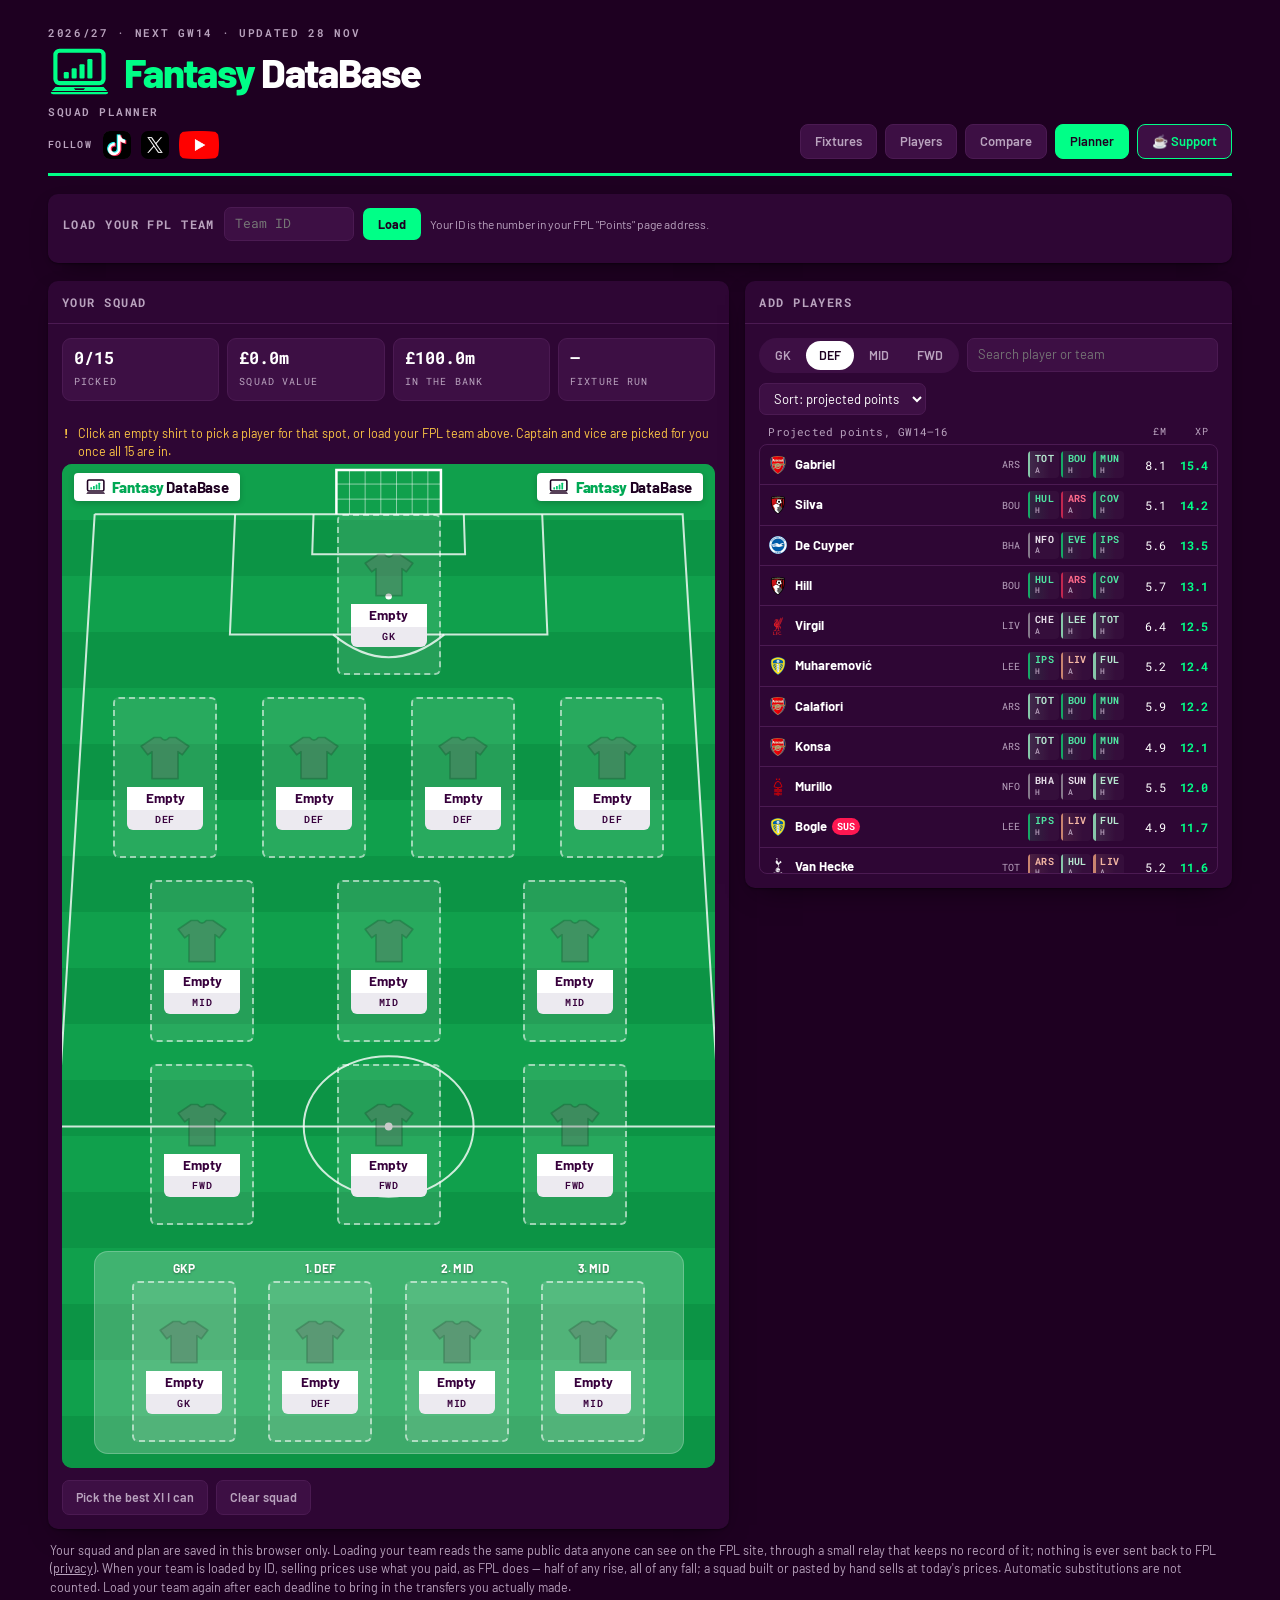
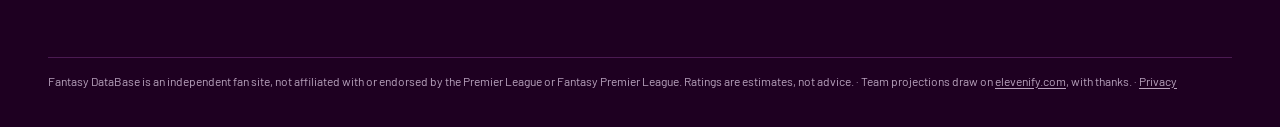
<file: planner.html>
<!doctype html>
<html lang="en">
<head>
<meta charset="utf-8">
<meta name="viewport" content="width=device-width, initial-scale=1">
<meta name="description" content="Load your FPL team and plan up to eight gameweeks ahead: expected points for every player, transfers, bank, free transfers and chips carried week to week.">
<meta name="color-scheme" content="dark">
<link rel="icon" href="data:image/svg+xml,<svg xmlns='http://www.w3.org/2000/svg' viewBox='0 0 64 64'><rect width='64' height='64' rx='14' fill='%231E0021'/><g fill='%2300FF87'><rect x='10' y='42' width='8' height='12' rx='2'/><rect x='22' y='34' width='8' height='20' rx='2'/><rect x='34' y='26' width='8' height='28' rx='2'/><rect x='46' y='16' width='8' height='38' rx='2'/></g></svg>">
<link rel="apple-touch-icon" href="apple-touch-icon.png">
<link rel="manifest" href="site.webmanifest">
<meta name="theme-color" content="#1E0021">
<meta name="apple-mobile-web-app-title" content="Fantasy DB">
<title>Fantasy DataBase</title>
<meta property="og:type" content="website">
<meta property="og:site_name" content="Fantasy DataBase">
<meta property="og:title" content="Fantasy DataBase">
<meta property="og:description" content="Load your FPL team and plan up to eight gameweeks ahead: expected points for every player, transfers, bank, free transfers and chips carried week to week.">
<meta property="og:url" content="https://fantasydatabase.app/planner">
<link rel="canonical" href="https://fantasydatabase.app/planner">
<meta property="og:image" content="https://fantasydatabase.app/share.png">
<meta property="og:image:width" content="1200">
<meta property="og:image:height" content="630">
<meta property="og:image:alt" content="Fantasy DataBase">
<meta name="twitter:card" content="summary_large_image">
<link rel="stylesheet" href="/fonts/fonts.css">
<link rel="stylesheet" href="/ui.css?v=20261101d">
<style>
  :root{
    --ground:#1E0021; --surface:#2E0634; --surface-2:#3D0F44;
    --border:#4B1A52; --border-strong:#663570;
    --ink:#FFFFFF; --muted:#B9A3BE; --accent:#00FF87; --accent-ink:#1E0021;
    --good:#05E585; --bad:#FF1751; --warn:#FFC845;
    --shadow:0 1px 2px rgba(0,0,0,.4), 0 10px 28px -14px rgba(0,0,0,.7);
  }
  *{box-sizing:border-box}
  body{margin:0;background:var(--ground);color:var(--ink);
    font-family:Barlow,Arial,Helvetica,sans-serif;font-size:15px;line-height:1.5;
    -webkit-font-smoothing:antialiased}
  .wrap{max-width:1220px;margin:0 auto;padding:26px 18px 60px}

  .mast{display:flex;flex-wrap:wrap;align-items:flex-end;gap:12px 26px;
    padding-bottom:14px;border-bottom:3px solid var(--accent)}
  .mast h1{font-weight:800;font-size:clamp(26px,4.4vw,40px);line-height:.98;
    letter-spacing:-.03em;margin:0}
  .mast h1 em{font-style:normal;color:var(--accent)}
  .brand{display:flex;align-items:center;gap:13px}
  .brand .mark{flex:none;height:clamp(34px,5.4vw,50px);width:auto;display:block}
  .mast .sect{margin:6px 0 0;font-family:"Roboto Mono",ui-monospace,monospace;
    font-size:11px;font-weight:600;letter-spacing:.14em;text-transform:uppercase;
    color:var(--muted)}
  .eyebrow{font-family:"Roboto Mono",monospace;font-weight:600;font-size:10.5px;
    letter-spacing:.16em;text-transform:uppercase;color:var(--muted);display:block;margin-bottom:6px}
  .nav{margin-left:auto;display:flex;gap:8px}
  .nav a{font-weight:600;font-size:13px;text-decoration:none;color:var(--muted);
    padding:7px 14px;border-radius:8px;background:var(--surface-2);border:1px solid var(--border)}
  .nav a[aria-current]{background:var(--accent);color:var(--accent-ink);border-color:var(--accent)}
  .nav{flex-wrap:wrap}
  .nav a.coffee{color:var(--accent);border-color:var(--accent)}
  .nav a.coffee:hover{background:var(--accent);color:var(--accent-ink)}
  .nav a:hover{color:var(--ink)}
  .nav a[aria-current]:hover{color:var(--accent-ink)}

  .cols{display:grid;grid-template-columns:minmax(0,1.4fr) minmax(0,1fr);gap:16px;margin-top:18px;align-items:start}
  .card{background:var(--surface);border:0;
    border-radius:10px;box-shadow:var(--shadow);overflow:hidden}
  .card h2{margin:0;padding:12px 14px;font-size:12px;font-weight:700;
    font-family:"Roboto Mono",monospace;letter-spacing:.12em;text-transform:uppercase;
    color:var(--muted);border-bottom:1px solid var(--border)}
  .card .body{padding:14px}

  /* ---- money / status strip ---- */
  .status{display:flex;flex-wrap:wrap;gap:8px}
  .stat{flex:1 1 118px;background:var(--surface-2);border:1px solid var(--border);
    border-radius:9px;padding:9px 11px}
  .stat b{display:block;font-family:"Roboto Mono",monospace;font-size:17px;
    font-variant-numeric:tabular-nums;line-height:1.2}
  .stat span{font-family:"Roboto Mono",monospace;font-size:9.5px;letter-spacing:.12em;
    text-transform:uppercase;color:var(--muted)}
  .stat.bad b{color:var(--bad)}
  .stat.ok b{color:var(--accent)}
  .problems{margin:10px 0 0;padding:0;list-style:none;font-size:12.5px;color:var(--warn)}
  .problems li{padding:3px 0 3px 16px;position:relative}
  .problems li::before{content:"!";position:absolute;left:2px;font-weight:700}
  .problems.done{color:var(--accent)}
  .problems.done li::before{content:"\2713"}

  /* ---- pitch: the classic FPL look -- bright striped grass seen from behind
     the goal, shirts on see-through cards, a white name bar, then the fixtures ---- */
  .stadium{border-radius:10px;overflow:hidden;background:#0c8f43}
  .grass{position:relative;padding:50px 6px 14px;
    background:repeating-linear-gradient(180deg,#10a04c 0 56px,#0c9445 56px 112px)}
  .lines{position:absolute;inset:0;width:100%;height:100%;pointer-events:none;display:block}
  .lines *{vector-effect:non-scaling-stroke}
  .adboard{position:absolute;top:9px;z-index:1;display:flex;align-items:center;gap:6px;height:28px;padding:0 11px;
    background:#fff;border-radius:4px;box-shadow:0 2px 6px rgba(0,0,0,.18);color:#1E0021;
    font-weight:800;font-size:15px;letter-spacing:-.01em;white-space:nowrap}
  .adboard svg{height:17px;width:auto;flex:none}
  .adboard span{color:#00A854} .adboard b{color:#1E0021}
  .adboard.l{left:12px} .adboard.r{right:12px}
  .pitch{position:relative;z-index:1;display:grid;gap:22px}
  /* spread across the whole width, as FPL does, rather than bunched in the middle */
  .row{display:flex;justify-content:space-evenly}
  .slot{width:104px;position:relative;cursor:pointer;text-align:center;border-radius:6px;overflow:visible;
    background:rgba(255,255,255,.13);box-shadow:inset 0 0 0 1px rgba(255,255,255,.16)}
  .slot:hover{background:rgba(255,255,255,.24)}
  .slot .kit{display:block;width:52px;height:48px;margin:8px auto 6px}
  .slot img.kit{width:70px;height:auto;aspect-ratio:110/145;margin:6px auto 4px;filter:drop-shadow(0 3px 4px rgba(0,0,0,.3))}
  .slot .nm{background:#fff;color:#37003C;font-weight:700;font-size:13.5px;line-height:1.25;padding:3px 4px;
    white-space:nowrap;overflow:hidden;text-overflow:ellipsis}
  .slot .mt{background:#ECEAF0;color:#37003C;font-family:"Roboto Mono",monospace;font-size:9.5px;font-weight:600;
    padding:3px 2px;text-transform:uppercase;letter-spacing:.06em;border-radius:0 0 6px 6px}
  .slot.empty{background:rgba(255,255,255,.1);outline:2px dashed rgba(255,255,255,.55);outline-offset:-2px;box-shadow:none}
  .slot.empty[data-pos]{cursor:pointer}
  .slot.empty[data-pos]:hover,.slot.empty[data-pos]:focus-visible{background:rgba(255,255,255,.2)}
  .slot.empty .kit{opacity:.35}
  /* the next three fixtures: opponent, home or away, coloured by difficulty */
  .fxs{display:flex;gap:2px;margin-top:4px}
  .slot .fxs{margin:0;padding:3px;background:#ECEAF0;border-radius:0 0 6px 6px}
  /* each chip is a mini rating tile from ui.css; under a shirt it sits on the
     light name bar, so it takes the darker-inked .light variant */
  .fxs .cell.mini .o{white-space:nowrap;overflow:hidden;text-overflow:ellipsis}
  /* under a shirt there is room for about twenty pixels a tile: thin stripe,
     no side padding, centred, and never an ellipsis on a three-letter code */
  .slot .fxs{gap:2px}
  .slot .fxs .cell.mini{padding:3px 0 3px 3px;text-align:center}
  .slot .fxs .cell.mini::before{width:2px}
  .slot .fxs .cell.mini .o{text-overflow:clip;letter-spacing:0}
  .benchwrap{position:relative;z-index:1;margin:26px 4% 0;padding:8px 6px 12px;border-radius:14px;
    background:rgba(255,255,255,.2);box-shadow:inset 0 0 0 1px rgba(255,255,255,.22)}
  .bslot{display:flex;flex-direction:column;align-items:center;gap:4px}
  .blbl{font-family:Barlow,Arial,sans-serif;font-size:12px;font-weight:700;color:#fff;letter-spacing:.02em;
    text-shadow:0 1px 2px rgba(0,0,0,.35)}
  /* armbands, FPL style: a dark disc with a white letter */
  .slot .cap{position:absolute;top:4px;left:4px;z-index:1;width:19px;height:19px;border-radius:50%;
    background:#1E0021;color:#fff;font-size:10.5px;font-weight:800;
    line-height:19px;font-family:Barlow,Arial,sans-serif;box-shadow:0 0 0 1.5px #fff}
  .slot .cap.v{background:#1E0021;color:#fff}
  /* FPL's own availability: yellow 75%, orange 50%, red 25% or out */
  .flag{display:inline-block;min-width:22px;height:17px;padding:0 5px;border-radius:9px;text-align:center;
    font-family:"Roboto Mono",monospace;font-size:9.5px;font-weight:800;line-height:17px;color:#1E0021;white-space:nowrap}
  .flag.y{background:#FFC845} .flag.o{background:#FF9F1C} .flag.r{background:#FF1751;color:#fff}
  /* on the pitch: FPL's warning triangle top right, and the name bar in the same colour */
  .slot .warn{position:absolute;top:4px;right:4px;z-index:1;width:20px;height:18px;
    clip-path:polygon(50% 0,100% 100%,0 100%);font-family:Barlow,Arial,sans-serif;font-size:11px;font-weight:800;
    line-height:21px;color:#1E0021;text-align:center}
  .slot .warn.y{background:#FFE65B} .slot .warn.o{background:#FFAB1B} .slot .warn.r{background:#D81920;color:#fff}
  .slot.fy .nm{background:#FFE65B} .slot.fo .nm{background:#FFAB1B} .slot.fr .nm{background:#D81920;color:#fff}
  .p .flag{margin-left:5px;vertical-align:1px}
  .selbar .news{color:var(--warn)}

  /* ---- import ---- */
  .import{margin-top:18px;background:var(--surface);border:0;
    border-radius:10px;box-shadow:var(--shadow);padding:13px 15px}
  .import .hd{display:flex;flex-wrap:wrap;gap:9px;align-items:center}
  .import h3{margin:0;font-size:12px;font-weight:700;font-family:"Roboto Mono",monospace;
    letter-spacing:.12em;text-transform:uppercase;color:var(--muted)}
  .import input[type=text]{font:inherit;font-family:"Roboto Mono",monospace;font-size:13px;
    background:var(--surface-2);border:1px solid var(--border);color:var(--ink);
    border-radius:7px;padding:6px 10px;width:130px}
  .import input:focus,.import textarea:focus{outline:2px solid var(--accent);outline-offset:1px}
  .import .go{font:inherit;font-size:12.5px;font-weight:700;padding:7px 15px;border:0;
    border-radius:7px;background:var(--accent);color:var(--accent-ink);cursor:pointer}
  .import .go:hover{filter:brightness(1.08)}
  .import a.go{display:inline-block;text-decoration:none;margin:6px 8px 2px 0}
  .import .copyaddr{font:inherit;font-size:11.5px;padding:6px 11px;border-radius:7px;
    border:1px solid var(--border-strong);background:var(--surface-2);color:var(--muted);cursor:pointer}
  .import .copyaddr:hover{color:var(--ink);border-color:var(--accent)}
  .import .hint{font-size:12px;color:var(--muted);margin:8px 0 0}
  .import .hint a{color:var(--accent)}
  .steps{margin:10px 0 0;padding:0;list-style:none;counter-reset:s}
  .steps li{counter-increment:s;position:relative;padding:4px 0 4px 26px;font-size:12.5px;color:var(--muted)}
  .steps li::before{content:counter(s);position:absolute;left:0;top:4px;width:18px;height:18px;
    border-radius:50%;background:var(--surface-2);border:1px solid var(--border-strong);
    color:var(--accent);font-family:"Roboto Mono",monospace;font-size:10px;font-weight:700;
    line-height:17px;text-align:center}
  .steps b{color:var(--ink)}
  .steps textarea{display:block;width:100%;margin-top:6px;min-height:64px;resize:vertical;
    font-family:"Roboto Mono",monospace;font-size:11px;background:var(--surface-2);
    border:1px solid var(--border);color:var(--ink);border-radius:7px;padding:8px 10px}
  .import .msg{margin:9px 0 0;font-size:12.5px}
  .import .msg.err{color:var(--warn)}
  .import .msg.ok{color:var(--accent)}


  /* ---- picker ---- */
  .ctl{display:flex;flex-wrap:wrap;gap:8px;align-items:center;margin-bottom:10px}
  .ctl .seg button{font-size:12.5px;padding:5px 13px}
  input[type=search],select{font:inherit;font-size:13px;background:var(--surface-2);
    border:1px solid var(--border);color:var(--ink);border-radius:7px;padding:6px 10px}
  input[type=search]{flex:1 1 130px;min-width:0}
  input[type=search]:focus,select:focus{outline:2px solid var(--accent);outline-offset:1px}
  .list{max-height:430px;overflow-y:auto;border:1px solid var(--border);border-radius:8px}
  .p{display:flex;align-items:center;gap:8px;padding:6px 9px;border-bottom:1px solid var(--border);
    cursor:pointer;font-size:13px}
  .p:last-child{border-bottom:0}
  .p:hover{background:var(--surface-2)}
  .p[aria-disabled="true"]{opacity:.42;cursor:not-allowed}
  .p > i{width:4px;height:15px;border-radius:2px;flex:0 0 auto;box-shadow:0 0 0 1px rgba(255,255,255,.18)}
  .p .nm{font-weight:700;flex:1 1 auto;white-space:nowrap;overflow:hidden;text-overflow:ellipsis}
  .p .tm{font-family:"Roboto Mono",monospace;font-size:10px;color:var(--muted);text-transform:uppercase}
  .p .num{font-family:"Roboto Mono",monospace;font-size:12px;font-variant-numeric:tabular-nums}
  .p .fxs{margin:0;flex:0 0 96px}
  .p.in{background:rgba(0,255,135,.09)}
  .empty{padding:28px 14px;text-align:center;color:var(--muted);font-size:13px}

  .note{margin:12px 2px 0;font-size:12.5px;color:var(--muted)}
  .note b{color:var(--ink)}
  .key{display:flex;flex-wrap:wrap;align-items:center;gap:6px 12px;margin:12px 0 0;
    font-size:12px;color:var(--muted)}
  .banner{margin-top:14px;background:rgba(255,200,69,.08);border:1px solid rgba(255,200,69,.4);
    border-radius:9px;padding:11px 13px;font-size:12.5px;color:var(--muted)}
  .banner b{color:var(--warn)}
  .act{display:flex;gap:8px;flex-wrap:wrap;margin-top:12px}
  .act button{font:inherit;font-size:12.5px;font-weight:600;padding:7px 13px;border-radius:7px;
    border:1px solid var(--border);background:var(--surface-2);color:var(--muted);cursor:pointer}
  .act button:hover{color:var(--ink);border-color:var(--accent)}
  .act button.pri{background:var(--accent);color:var(--accent-ink);border-color:var(--accent)}
  .act button.pri:hover{color:var(--accent-ink);filter:brightness(1.08)}
  .grid td.c:focus-visible,.slot:focus-visible,.grid thead th:focus-visible{outline:2px solid var(--accent);outline-offset:-2px}


  /* ---- the plan grid ---- */
  .plan{margin-top:18px}
  .plan h2{display:flex;flex-wrap:wrap;gap:4px 14px;align-items:baseline}
  .plan h2 .sum{margin-left:auto;font-size:11px;letter-spacing:.06em;text-transform:none;color:var(--ink)}
  .plan h2 .sum b{color:var(--accent);font-size:13px}
  .plan h2 .sum .d{color:var(--muted)}
  .planbar{display:flex;flex-wrap:wrap;gap:8px 18px;align-items:center;margin-bottom:10px;font-size:12.5px;color:var(--muted)}
  .stepper{display:inline-flex;align-items:center;gap:0;border:1px solid var(--border);border-radius:7px;overflow:hidden;vertical-align:middle}
  .stepper button{font:inherit;font-weight:700;width:28px;height:28px;border:0;background:var(--surface-2);color:var(--ink);cursor:pointer}
  .stepper button:hover{color:var(--accent)}
  .stepper b{min-width:26px;text-align:center;font-family:"Roboto Mono",monospace;color:var(--ink)}
  .planbar .src{font-size:11.5px}
  .planbar .act{margin:0 0 0 auto}
  .gridwrap{overflow-x:auto;border:1px solid var(--border);border-radius:8px;-webkit-overflow-scrolling:touch}
  table.grid{border-collapse:separate;border-spacing:0;width:100%;font-size:12px}
  .grid th,.grid td{padding:0;border-bottom:1px solid var(--border);text-align:center}
  .grid thead th{position:sticky;top:0;background:var(--surface-2);font-family:"Roboto Mono",monospace;
    font-size:10.5px;font-weight:700;letter-spacing:.06em;color:var(--muted);padding:7px 4px;cursor:pointer;white-space:nowrap}
  .grid thead th.on{color:var(--accent-ink);background:var(--accent)}
  .grid thead th small{display:block;font-size:9px;font-weight:600;letter-spacing:.04em}
  .grid .who{position:sticky;left:0;z-index:1;background:var(--surface);text-align:left;padding:4px 8px;
    min-width:120px;max-width:150px;border-right:1px solid var(--border)}
  .grid thead .who{z-index:2;cursor:default}
  .grid .who .nm{display:block;font-weight:700;font-size:12.5px;white-space:nowrap;overflow:hidden;text-overflow:ellipsis}
  .grid .who .tm{display:block;font-family:"Roboto Mono",monospace;font-size:9.5px;color:var(--muted);text-transform:uppercase}
  .grid .who i{float:left;width:4px;height:26px;border-radius:2px;margin:1px 7px 0 0}
  .grid tr.gap td,.grid tr.gap th{border-bottom:2px solid var(--border-strong)}
  .grid td.c{min-width:62px;height:44px;cursor:pointer;position:relative;padding:3px 3px;line-height:1.15}
  .grid td.c:hover{background:var(--surface-2)}
  .grid td.c.on{background:rgba(0,255,135,.06)}
  .grid td.c .x{display:block;font-family:"Roboto Mono",monospace;font-weight:700;font-size:13.5px;font-variant-numeric:tabular-nums}
  .grid td.c .o{display:block;font-family:"Roboto Mono",monospace;font-size:9px;color:var(--muted);letter-spacing:.03em}
  .grid td.c .n{display:block;font-size:10.5px;font-weight:700;color:var(--accent);white-space:nowrap;overflow:hidden;text-overflow:ellipsis;max-width:72px;margin:0 auto}
  .grid td.c.bench .x,.grid td.c.bench .n{opacity:.45}
  .grid td.c.bench{background:repeating-linear-gradient(135deg,transparent 0 6px,rgba(255,255,255,.025) 6px 12px)}
  .grid td.c.in{box-shadow:inset 3px 0 0 var(--accent)}
  .grid td.c.sel{outline:2px solid var(--accent);outline-offset:-2px}
  .grid td.c .cp{position:absolute;top:2px;right:3px;font-family:"Roboto Mono",monospace;font-size:8.5px;font-weight:800;
    background:var(--accent);color:var(--accent-ink);border-radius:3px;padding:0 3px;line-height:13px}
  .grid td.c .cp.v{background:var(--muted);color:var(--ground)}
  .grid tfoot th,.grid tfoot td{font-family:"Roboto Mono",monospace;font-size:11px;padding:6px 3px;color:var(--muted);border-bottom:1px solid var(--border)}
  .grid tfoot th.who{font-family:Barlow,Arial,sans-serif;font-size:11px;font-weight:700;letter-spacing:.08em;text-transform:uppercase;padding-left:19px}
  .grid tfoot tr.tot td{font-size:14px;font-weight:700;color:var(--ink)}
  .grid tfoot tr.tot td.on{color:var(--accent)}
  .grid tfoot td.bad{color:var(--bad)}
  .grid tfoot td .chip{display:inline-block;background:var(--warn);color:var(--ground);border-radius:3px;padding:0 4px;font-weight:700;font-size:9.5px}
  .gridkey{display:flex;flex-wrap:wrap;gap:4px 16px;margin:9px 2px 0;font-size:11.5px;color:var(--muted)}
  .gridkey span::before{content:"";display:inline-block;width:10px;height:10px;border-radius:2px;margin-right:5px;vertical-align:-1px;background:var(--surface-2)}
  .gridkey .k-in::before{box-shadow:inset 3px 0 0 var(--accent)}
  .gridkey .k-bench::before{background:repeating-linear-gradient(135deg,var(--surface-2) 0 3px,var(--border) 3px 6px)}
  .gridkey .k-c::before{background:var(--accent)}
  .gridkey .k-none::before{display:none}

  /* ---- the week being edited ---- */
  .weekctl{display:flex;flex-wrap:wrap;gap:8px 14px;align-items:center;margin:10px 0 0;font-size:12.5px;color:var(--muted)}
  .weekctl select{font-size:12.5px;padding:5px 8px}
  #ftBox{display:inline-flex;align-items:center;gap:7px;flex-wrap:wrap}
  #ftBox .src{font-size:11px}
  .wkhead{display:flex;align-items:center;gap:10px;flex-wrap:wrap}
  .gwnav{margin-left:auto;display:flex;gap:6px}
  .gwnav button{font-family:Barlow,Arial,sans-serif;font-size:13px;font-weight:700;letter-spacing:0;text-transform:none;
    padding:6px 12px;border-radius:7px;border:1px solid var(--border-strong);background:var(--surface-2);color:var(--ink);cursor:pointer}
  .gwnav button.pri{background:var(--accent);color:var(--accent-ink);border-color:var(--accent)}
  .gwnav button:disabled{opacity:.35;cursor:default}
  .gwnav button:not(:disabled):hover{filter:brightness(1.1)}
  .weekctl .act{margin:0 0 0 auto}
  .tlist{display:flex;flex-wrap:wrap;gap:6px;margin:10px 0 0;padding:0;list-style:none}
  .tlist li{display:inline-flex;align-items:center;gap:6px;background:var(--surface-2);border:1px solid var(--border);
    border-radius:99px;padding:3px 4px 3px 11px;font-size:12px}
  .tlist li .o{color:var(--muted);text-decoration:line-through}
  .tlist li .i{color:var(--accent);font-weight:700}
  .tlist li button{font:inherit;width:20px;height:20px;border-radius:50%;border:0;background:var(--surface);color:var(--muted);cursor:pointer;line-height:1}
  .tlist li button:hover{color:var(--bad)}
  .slot .xp{font-family:"Roboto Mono",monospace;font-weight:700;font-size:12.5px;color:var(--accent)}
  .slot.sel{outline:3px solid #fff;outline-offset:1px}
  .slot.subok{box-shadow:0 0 0 3px #1E0021,0 0 0 5px var(--accent)}
  .slot.subok::after{content:"\21C5";position:absolute;bottom:-9px;left:calc(50% - 9px);width:18px;height:18px;border-radius:50%;
    background:var(--accent);color:var(--accent-ink);font-size:12px;font-weight:800;line-height:18px}
  .slot.subno{opacity:.38;cursor:default}
  .grid td.c.subok{box-shadow:inset 0 0 0 2px var(--accent);background:rgba(0,255,135,.12)}
  .pitchhint{margin:10px 0 8px;font-size:12.5px;color:var(--muted)}
  .pitchhint b{color:var(--ink)}
  .pickmsg{margin:0 0 10px;font-size:12.5px;color:var(--muted)}
  .pickmsg b{color:var(--ink)}
  .pickmsg.go{color:var(--ink);background:rgba(0,255,135,.08);border:1px solid rgba(0,255,135,.35);border-radius:8px;padding:8px 10px}
  .listhd{display:flex;justify-content:flex-end;gap:8px;padding:0 9px 4px;font-family:"Roboto Mono",monospace;font-size:9.5px;
    letter-spacing:.1em;text-transform:uppercase;color:var(--muted)}
  .listhd span{min-width:34px;text-align:right}
  .listhd .cap{margin-right:auto;text-align:left;text-transform:none;letter-spacing:.02em;font-size:10.5px}
  .p .num{min-width:34px;text-align:right}
  .p .num.xp{color:var(--accent);font-weight:700}

  /* ---- drafts: your team plus up to five saved what-ifs ---- */
  .drafts{margin:0 0 12px;min-width:0}
  .dtabs{display:flex;gap:6px;overflow-x:auto;min-width:0;padding-bottom:2px;-webkit-overflow-scrolling:touch}
  .dtab{flex:0 0 auto;max-width:190px;min-width:0;text-align:left;font:inherit;font-size:12.5px;font-weight:700;
    padding:6px 11px;border-radius:8px;border:1px solid var(--border);background:var(--surface-2);color:var(--ink);cursor:pointer}
  .dtab:hover{border-color:var(--accent)}
  .dtab .dn{display:block;white-space:nowrap;overflow:hidden;text-overflow:ellipsis}
  .dtab small{display:block;font-family:"Roboto Mono",monospace;font-size:9.5px;font-weight:500;color:var(--muted);white-space:nowrap}
  .dtab[aria-pressed="true"]{background:var(--accent);color:var(--accent-ink);border-color:var(--accent)}
  .dtab[aria-pressed="true"] small{color:var(--accent-ink);opacity:.75}
  .dcount{flex:0 0 auto;align-self:center;font-family:"Roboto Mono",monospace;font-size:9.5px;letter-spacing:.1em;
    text-transform:uppercase;color:var(--muted);padding:0 4px}
  .dsave{display:flex;flex-wrap:wrap;gap:8px;align-items:center;margin-top:8px;padding:8px 10px;font-size:12.5px;
    color:var(--muted);background:var(--surface-2);border:1px solid var(--border);border-radius:8px}
  .dsave.go{color:var(--ink);background:rgba(0,255,135,.08);border-color:rgba(0,255,135,.35)}
  .dsave input{font:inherit;font-size:12.5px;flex:1 1 150px;min-width:0;max-width:260px;background:var(--surface);
    border:1px solid var(--border-strong);color:var(--ink);border-radius:7px;padding:5px 9px}
  .dsave input:focus{outline:2px solid var(--accent);outline-offset:1px}
  .dsave button{font:inherit;font-size:12.5px;font-weight:700;padding:6px 12px;border-radius:7px;cursor:pointer;
    border:1px solid var(--border-strong);background:var(--surface);color:var(--ink)}
  .dsave button.pri{background:var(--accent);color:var(--accent-ink);border-color:var(--accent)}
  .dsave button.warn{border-color:var(--bad);color:var(--bad)}
  .dsave button:hover{filter:brightness(1.1)}
  .dsave b{color:var(--ink)}

  /* ---- the action bar for a chosen player ---- */
  .selbar{position:fixed;left:50%;bottom:14px;transform:translateX(-50%);z-index:20;
    width:min(780px,calc(100vw - 24px));background:var(--surface-2);border:1px solid var(--accent);
    border-radius:12px;box-shadow:0 12px 40px -8px rgba(0,0,0,.8);padding:10px 12px;
    display:flex;flex-wrap:wrap;gap:8px 10px;align-items:center;font-size:13px}
  .selbar[hidden]{display:none}
  .selbar .who{flex:1 1 180px;min-width:0}
  .selbar .who small{display:block;color:var(--muted);font-size:11.5px}
  .selbar button{font:inherit;font-size:12.5px;font-weight:700;padding:7px 12px;border-radius:7px;cursor:pointer;
    border:1px solid var(--border-strong);background:var(--surface);color:var(--ink)}
  .selbar button.pri{background:var(--accent);color:var(--accent-ink);border-color:var(--accent)}
  .selbar button:hover{filter:brightness(1.1)}
  .selbar button[disabled]{opacity:.45;cursor:default}
  .selbar .xpv{display:inline-block;margin-left:6px;padding:1px 8px;border-radius:6px;background:var(--accent);
    color:var(--accent-ink);font-family:"Roboto Mono",monospace;font-weight:800;font-size:15px;line-height:1.35;vertical-align:1px}
  .selbar .xpv small{display:inline;font-size:10px;font-weight:700;color:var(--accent-ink);margin-left:3px}
  .selbar button.x{position:absolute;top:-11px;right:-9px;width:26px;height:26px;padding:0;border-radius:50%;
    font-size:15px;line-height:1;background:var(--surface-2);border-color:var(--accent)}
  body.selpad{padding-bottom:110px}

  @media (min-width:861px) and (max-width:1120px){
    .slot{width:84px} .slot .nm{font-size:12px} .slot img.kit{width:56px}
    .adboard{font-size:12.5px;height:25px;padding:0 8px}
  }
  @media (max-width:860px){
    .cols{grid-template-columns:1fr}
    .wrap{padding:16px 0 44px}
    .mast,.cols,.note,.key,.banner,.plan,.import{margin-left:12px;margin-right:12px}
    .grid .who{min-width:104px;max-width:118px}
    .slot{width:68px}
    .slot .nm{font-size:11px;padding:2px 2px}
    .slot img.kit{width:48px;margin:5px auto 3px}
    .slot .kit{width:40px;height:37px}
    .pitch{gap:16px}
    /* the pitch runs to the edges of the card on a phone */
    .stadium{margin:0 -14px;border-radius:0}
    .benchwrap{margin:20px 2% 0}
    .blbl{font-size:10.5px}
    .slot .fxs{padding:2px;gap:1px}
    .fxs .cell.mini .o{font-size:8.5px}
    .slot .fxs{gap:1px;padding:2px}
    .slot .fxs .cell.mini{padding:2px 0 2px 2px}
    .slot .fxs .cell.mini .o{font-size:8px}
    .slot .fxs .cell.mini .o small{font-size:7px}
    .grass{padding:42px 2px 12px}
    .adboard{height:24px;font-size:12px;padding:0 8px;top:8px}
    .adboard svg{height:14px}
    .adboard.l{left:8px} .adboard.r{right:8px}

    .nav{margin-left:0;width:100%}
  }
  @media (prefers-reduced-motion:reduce){*{animation:none!important;transition:none!important}}
</style>
<style>html{-webkit-text-size-adjust:100%}img{max-width:100%}[hidden]{display:none!important}</style>

<!-- GoatCounter: cookieless visit counting. Dashboard at
     https://fantasydatabase.goatcounter.com/ -->
<script data-goatcounter="https://fantasydatabase.goatcounter.com/count"
        async src="//gc.zgo.at/count.js"></script>
</head>
<body>
<!-- One shirt outline, shared by every kit on the page. The kits are drawn from
     club colours rather than loaded as images: nothing to fetch, nothing borrowed. -->
<svg width="0" height="0" aria-hidden="true" focusable="false" style="position:absolute">
  <defs><clipPath id="shirtClip" clipPathUnits="userSpaceOnUse">
    <path d="M14 4h6q4 5 8 0h6l12 8-6 8-4-3v25H12V17l-4 3-6-8Z"/>
  </clipPath></defs>
</svg>
<div class="wrap">
  <header class="mast">
    <div>
      <span class="eyebrow" id="stamp">Loading…</span>
      <div class="brand">
        <svg class="mark" viewBox="0 0 68 54" fill="none" aria-hidden="true" focusable="false">
          <rect x="8" y="3" width="52" height="35" rx="4.5" stroke="#00FF87" stroke-width="4.5"/>
          <g fill="#00FF87">
            <rect x="17" y="26" width="5.5" height="7" rx="1.2"/>
            <rect x="25.5" y="22" width="5.5" height="11" rx="1.2"/>
            <rect x="34" y="17.5" width="5.5" height="15.5" rx="1.2"/>
            <rect x="42.5" y="12" width="5.5" height="21" rx="1.2"/>
          </g>
          <path d="M8 42h52l4 4.5H4L8 42Z" fill="#00FF87"/>
          <path d="M3 47.5h62a2.5 2.5 0 0 1-2.5 2.5H5.5A2.5 2.5 0 0 1 3 47.5Z" fill="#00FF87"/>
          <path d="M28 43.5h12l-1.5 1.8h-9L28 43.5Z" fill="#1E0021"/>
        </svg>
        <h1><em>Fantasy</em> DataBase</h1>
      </div>
      <p class="sect">Squad planner</p>
      <div class="socials">
        <span class="lab">Follow</span>
        <a class="tt" href="https://www.tiktok.com/@fantasydbapp" target="_blank" rel="noopener" aria-label="Fantasy DataBase on TikTok (@fantasydbapp)" title="TikTok · @fantasydbapp"><img src="/social/tiktok.png" alt="" width="28" height="28"></a>
        <a class="x" href="https://x.com/FDBApp" target="_blank" rel="noopener" aria-label="Fantasy DataBase on X (@FDBApp)" title="X · @FDBApp"><img src="/social/x.png" alt="" width="28" height="28"></a>
        <a class="yt" href="https://www.youtube.com/@FDBApp" target="_blank" rel="noopener" aria-label="Fantasy DataBase on YouTube (@FDBApp)" title="YouTube · @FDBApp"><img src="/social/youtube.png" alt="" width="40" height="28"></a>
      </div>
    </div>
    <nav class="nav">
      <a href="/">Fixtures</a>
      <a href="/players">Players</a>
      <a href="/compare">Compare</a>
      <a href="/planner" aria-current="page">Planner</a>
      <a class="coffee" href="https://buymeacoffee.com/fpldatabase" target="_blank" rel="noopener" title="Buy me a coffee">☕ Support</a>
    </nav>
  </header>

  <div class="import">
    <div class="hd">
      <h3>Load your FPL team</h3>
      <input type="text" id="teamId" inputmode="numeric" placeholder="Team ID" autocomplete="off">
      <button type="button" class="go" id="loadTeam">Load</button>
      <span class="hint" style="margin:0">Your ID is the number in your FPL "Points" page address.</span>
    </div>
    <div id="importSteps" hidden></div>
    <p class="msg" id="importMsg"></p>
  </div>

  <div class="cols">
    <!-- ---------------- left: the squad ---------------- -->
    <section class="card">
      <h2 class="wkhead"><span id="squadTitle">Your squad</span>
        <span class="gwnav" id="gwNav" hidden>
          <button type="button" id="gwPrev" aria-label="Previous gameweek">&lsaquo; <span></span></button>
          <button type="button" id="gwNext" class="pri" aria-label="Next gameweek">Next gameweek <span></span> &rsaquo;</button>
        </span></h2>
      <div class="body">
        <div class="drafts" id="drafts" hidden></div>
        <div class="status">
          <div class="stat" id="sPicked"><b>0/15</b><span>Picked</span></div>
          <div class="stat" id="sValue"><b>£0.0m</b><span>Squad value</span></div>
          <div class="stat" id="sBank"><b>£100.0m</b><span>In the bank</span></div>
          <div class="stat" id="sRun" title="Average fixture rating across your starting eleven over the window, the same rating as the fixture colours. Higher is easier."><b>–</b><span>Fixture run</span></div>
        </div>
        <div class="weekctl" id="weekCtl" hidden>
          <span id="ftBox">Free transfers
            <span class="stepper"><button type="button" id="ftDown" aria-label="One fewer free transfer">&minus;</button><b id="ftNow">1</b><button type="button" id="ftUp" aria-label="One more free transfer">+</button></span>
            <span class="src" id="ftSrc"></span></span>
          <label>Chip <select id="chip"></select></label>
          <div class="act"><button type="button" id="resetWeek">Undo this week</button></div>
        </div>
        <ul class="tlist" id="tlist"></ul>
        <ul class="problems" id="problems"></ul>
        <p class="pitchhint" id="pitchHint" hidden>Click any player to <b>transfer</b> him, make him <b>captain</b> or <b>vice</b>, or <b>substitute</b> him. To reorder the bench, substitute one sub for another.</p>

        <div class="stadium">
          <div class="grass">
            <!-- Seen from behind the goal: the touchlines lean out towards the bottom. Drawn
                 stretched to the pitch, with strokes that stay 2px whatever its shape. -->
            <svg class="lines" viewBox="0 0 100 100" preserveAspectRatio="none" aria-hidden="true" focusable="false">
              <g fill="none" stroke="#fff" stroke-opacity=".8" stroke-width="2">
                <path d="M5 5H95L104 101M5 5-4 101"/>
                <path d="M26.5 5 25.7 17H74.3L73.5 5"/>
                <path d="M38.5 5 38.3 9H61.7L61.5 5"/>
                <path d="M41.5 17Q50 21.5 58.5 17"/>
                <path d="M-6 66H106"/>
                <ellipse cx="50" cy="66" rx="13" ry="7"/>
              </g>
              <g fill="#fff"><ellipse cx="50" cy="13.2" rx=".5" ry=".3"/><ellipse cx="50" cy="66" rx=".6" ry=".4"/></g>
              <g stroke="#fff" stroke-width="1" fill="none" stroke-opacity=".5">
                <path d="M44 .6V5M46.4 .6V5M48.8 .6V5M51.2 .6V5M53.6 .6V5M56 .6V5M42 2H58M42 3.5H58"/></g>
              <path d="M42 5V.6H58V5" fill="none" stroke="#fff" stroke-width="2.5"/>
            </svg>
            <div class="adboard l" aria-hidden="true"><svg viewBox="0 0 68 54" fill="none" aria-hidden="true"><rect x="8" y="3" width="52" height="35" rx="4.5" stroke="#1E0021" stroke-width="5"/><g fill="#00C26A"><rect x="17" y="26" width="5.5" height="7" rx="1.2"/><rect x="25.5" y="22" width="5.5" height="11" rx="1.2"/><rect x="34" y="17.5" width="5.5" height="15.5" rx="1.2"/><rect x="42.5" y="12" width="5.5" height="21" rx="1.2"/></g><path d="M8 42h52l4 4.5H4L8 42Z" fill="#1E0021"/></svg><span>Fantasy <b>DataBase</b></span></div>
            <div class="adboard r" aria-hidden="true"><svg viewBox="0 0 68 54" fill="none" aria-hidden="true"><rect x="8" y="3" width="52" height="35" rx="4.5" stroke="#1E0021" stroke-width="5"/><g fill="#00C26A"><rect x="17" y="26" width="5.5" height="7" rx="1.2"/><rect x="25.5" y="22" width="5.5" height="11" rx="1.2"/><rect x="34" y="17.5" width="5.5" height="15.5" rx="1.2"/><rect x="42.5" y="12" width="5.5" height="21" rx="1.2"/></g><path d="M8 42h52l4 4.5H4L8 42Z" fill="#1E0021"/></svg><span>Fantasy <b>DataBase</b></span></div>
            <div class="pitch" id="pitch"></div>
            <!-- The bench sits on the pitch, as on FPL: a see-through panel, each
                 substitute labelled with his order off the bench. -->
            <div class="benchwrap"><div class="row" id="bench"></div></div>
          </div>
        </div>

        <div class="act" id="buildAct">
          <button type="button" class="pri" id="toPlan" hidden>Plan transfers with this squad &rarr;</button>
          <button type="button" id="autoXI">Pick the best XI I can</button>
          <button type="button" id="editSquad" hidden title="Change the squad you start from, before any transfers">Change starting squad</button>
          <button type="button" id="resetPlan" hidden>Undo every week</button>
          <button type="button" id="clear">Clear squad</button>
        </div>
      </div>
    </section>

    <!-- ---------------- right: the picker ---------------- -->
    <section class="card" id="pickCard">
      <h2 id="pickTitle">Add players</h2>
      <div class="body">
        <p class="pickmsg" id="pickMsg" hidden></p>
        <div class="ctl">
          <div class="seg" id="posSeg">
            <button data-pos="1">GK</button>
            <button data-pos="2" aria-pressed="true">DEF</button>
            <button data-pos="3">MID</button>
            <button data-pos="4">FWD</button>
          </div>
          <input type="search" id="q" placeholder="Search player or team" autocomplete="off">
        </div>
        <div class="ctl">
          <select id="sort">
            <option value="xp">Sort: projected points</option>
            <option value="fx">Sort: easiest fixtures</option>
            <option value="pts">Sort: points so far</option>
            <option value="c">Sort: most expensive</option>
            <option value="cheap">Sort: cheapest</option>
            <option value="own">Sort: most owned</option>
          </select>
        </div>
        <div class="listhd" id="listHd"></div>
        <div class="list" id="list"></div>
      </div>
    </section>
  </div>

  <div class="banner" id="about" hidden></div>

  <p class="note">
    Your squad and plan are saved in this browser only. Loading your team reads the same public
    data anyone can see on the FPL site, through a small relay that keeps no record of it; nothing is ever sent back to FPL (<a href="/privacy" style="color:inherit">privacy</a>). When your team is loaded by
    ID, selling prices use what you paid, as FPL does &mdash; half of any rise, all of any fall; a squad built
    or pasted by hand sells at today's prices. Automatic substitutions are not counted.
    Load your team again after each deadline to bring in the transfers you actually made.
  </p>
</div>
<div class="selbar" id="selbar" hidden></div>

<script type="module" id="app">
import { DEFAULT_RULES, sellPrice, validateSquad, validateXI, chipAvailable,
         simulate, ftFromHistory, chipsFromHistory, purchasePrices, priceInWeek } from "./planner.js?v=20261106";
import { fromData, marketByTeamId, goodClamped, bandOf } from "./model.js?v=20261106";

const CLUB={ars:"#EF0107",avl:"#670E36",bou:"#DA291C",bre:"#E30613",bha:"#0057B8",
che:"#034694",cov:"#6CACE4",cry:"#1B458F",eve:"#003399",ful:"#CC0000",hul:"#F18A01",
ips:"#3A64A3",lee:"#FFCD00",liv:"#C8102E",mci:"#6CABDD",mun:"#DA291C",new:"#41B6E6",
nfo:"#DD0000",tot:"#132257",sun:"#EB172B"};
// A club crest from /crests, falling back to the club-colour bar if it fails.
const crest=(short,size)=>`<span class="crest" style="--c:${CLUB[short]||"#888"};--cs:${size}px">`
  + `<img src="/crests/${short}.png" alt="" width="${size}" height="${size}" decoding="async" onerror="this.remove()"></span>`;
const POSNAME={1:"GK",2:"DEF",3:"MID",4:"FWD"};
// Home kits, drawn rather than downloaded: body colour, trim colour, and which
// of three patterns to use. Close enough to be recognised at 34 pixels, and it
// costs no requests and borrows no artwork.
const KITS={
 ars:["#EF0107","#FFFFFF","sleeves"], avl:["#670E36","#95BFE5","sleeves"],
 bou:["#DA291C","#000000","stripes"], bre:["#E30613","#FFFFFF","stripes"],
 bha:["#0057B8","#FFFFFF","stripes"], che:["#034694","#FFFFFF","plain"],
 cov:["#6CACE4","#FFFFFF","plain"],   cry:["#1B458F","#C4122E","stripes"],
 eve:["#003399","#FFFFFF","plain"],   ful:["#FFFFFF","#000000","sleeves"],
 hul:["#F18A01","#000000","stripes"], ips:["#3A64A3","#FFFFFF","sleeves"],
 lee:["#FFFFFF","#FFCD00","plain"],   liv:["#C8102E","#FFFFFF","plain"],
 mci:["#6CABDD","#FFFFFF","plain"],   mun:["#DA291C","#000000","plain"],
 new:["#FFFFFF","#241F20","stripes"], nfo:["#DD0000","#FFFFFF","plain"],
 tot:["#FFFFFF","#132257","sleeves"], sun:["#EB172B","#FFFFFF","stripes"]};
function kit(short){
  const [body,trim,pattern]=KITS[short]||["#6B6B6B","#FFFFFF","plain"];
  let inner=`<rect width="48" height="44" fill="${body}"/>`;
  if(pattern==="stripes")
    inner+=[6,16,26,36].map(x=>`<rect x="${x}" y="0" width="5" height="44" fill="${trim}"/>`).join("");
  if(pattern==="sleeves")
    inner+=`<rect x="0" y="0" width="12" height="44" fill="${trim}"/>`
         + `<rect x="36" y="0" width="12" height="44" fill="${trim}"/>`;
  return `<svg class="kit" viewBox="0 0 48 44" aria-hidden="true" focusable="false">`
       + `<g clip-path="url(#shirtClip)">${inner}</g>`
       + `<path d="M14 4h6q4 5 8 0h6l12 8-6 8-4-3v25H12V17l-4 3-6-8Z" fill="none"`
       + ` stroke="rgba(0,0,0,.5)" stroke-width="1.6" stroke-linejoin="round"/></svg>`;
}
// FPL's own shirt images, named by the club's permanent code (data.json's
// teams[].code); a keeper's shirt has "_1" on the end. 110px wide, and the
// 220px one for sharp screens. If an image does not arrive -- or the code is not
// in data.json yet -- the drawn shirt above stands in for it.
const SHIRTS="https://fantasy.premierleague.com/dist/img/shirts/standard/";
let CODES={};              // short name -> FPL team code
function shirt(short,keeper){
  const code=CODES[short];
  if(!code) return kit(short);
  const f=`shirt_${code}${keeper?"_1":""}`;
  return `<img class="kit shirt" src="${SHIRTS}${f}-110.png" srcset="${SHIRTS}${f}-220.png 2x" alt="" `
    + `width="110" height="145" loading="lazy" decoding="async" `
    + `onerror="this.insertAdjacentHTML('afterend',this.dataset.fb);this.remove()" data-fb="${esc(kit(short))}">`;
}
const SAVE_KEY="fdb-squad-v1";
const PLAN_KEY="fdb-plan-v1";

const $=s=>document.querySelector(s);
// M is the shared model, built from data.json. The ticker builds the same
// object from the same file, so a fixture reads identically on both pages.
let TEAMS={}, FX=[], NEXT_GW=1, PLAYERS=[], M=null, BYID=new Map();
let squad=[], xi=[], captain=null, vice=null, realBank=null;
let pos=2;
const horizon=3;         // fixtures and projected points: the next three gameweeks

/* ---------------------------------------------------------------------------
 * Expected points come from players.json: "xp" is one number per gameweek in
 * minutes.gws (points.py; backtest in claude/backtest-points.md). XPI maps a
 * gameweek to its place in that list. PLAN_GWS are the ones the plan covers:
 * every gameweek with a number, from the next deadline on.
 * ------------------------------------------------------------------------- */
let XPI={}, PLAN_GWS=[];
const hasXP=()=>PLAN_GWS.length>0;

/* The plan. `weeks` holds only what the manager chose; everything else --
 * squads, bank, free transfers, the XI, the points -- is worked out from it
 * by planner.js on every draw, so nothing can drift out of step. */
let plan={ft:null, ftSource:"default", used:[], usedKnown:false, weeks:{}, stale:false};
let active=null;        // the gameweek being edited
let sel=null;           // {id} of the player chosen in that week
let selling=false;      // choosing his replacement
let subbing=false;      // choosing who swaps places with him
let SUBOK=new Set();    // who can, legally
let R=[];               // the plan, run
let staleNote="";
let editing=false;       // changing the starting squad by hand, in the builder
let importSeq=0;         // the latest import; an older one's late reply is ignored

/* ---------------------------------------------------------------------------
 * The fixture colours are model.js, the same file the ticker and the
 * comparison page use. A player's fixture is his club's fixture: every chip
 * takes the one team-level rating the ticker's Fixtures view shows -- expected
 * goal difference, bookmakers' odds where the round is priced and our own
 * model after that -- in the same five bands. Teammates always share a colour;
 * the model has team data, not player data, so it cannot rate a fixture as
 * kinder to one of them than another.
 * ------------------------------------------------------------------------- */
const FDR="fix";
const ease=(team,f)=>goodClamped(FDR, M.rate(FDR,team,f,"proj"), "proj");

function fixturesFor(teamId){
  const to=Math.min(38,NEXT_GW+horizon-1);
  return (M.fixtures(NEXT_GW,to)[teamId]||[]);
}
function runScore(p){
  const fx=fixturesFor(p.t);
  if(!fx.length) return 0;
  return fx.reduce((a,f)=>a+ease(p.t,f),0)/fx.length;
}
const byId=id=>BYID.get(id);
// planner.js speaks {id,pos,team,buy}; players.json speaks {i,p,t,c}. One place
// to translate, so the rules engine never has to know about the data format.
const toRules=p=>({id:p.i,name:p.n,pos:p.p,team:p.t,buy:p.c});
// What the manager paid for each player he owns, read from FPL when the team is
// loaded by ID. Anyone missing -- a squad built by hand, or pasted -- is
// treated as bought at today's price. Selling follows FPL's rule: what you
// paid plus half of any rise, all of any fall (sellPrice in planner.js).
let BUY={};
let PRICES={};             // today's price of every player, by id
const owned=p=>({...toRules(p), buy: typeof BUY[p.i]==="number" ? BUY[p.i] : p.c});
const teamName=id=>(TEAMS[id]?TEAMS[id][0]:"team "+id);
const esc=s=>String(s??"").replace(/[&<>"]/g,c=>({"&":"&amp;","<":"&lt;",">":"&gt;",'"':"&quot;"}[c]));
const money=v=>"£"+(v/10).toFixed(1)+"m";
const f1=v=>(Math.round(v*10)/10).toFixed(1);

function xpAt(id,gw){
  const p=byId(id), k=XPI[gw];
  if(!p||!Array.isArray(p.xp)||k===undefined) return null;
  const v=p.xp[k];
  return typeof v==="number" ? v : null;
}
// xP over the window the picker is set to, from the week being looked at.
function xpWindow(p){
  const from=planMode()&&active ? active : NEXT_GW;
  let t=0;
  for(const g of PLAN_GWS) if(g>=from && g<from+horizon) t+=xpAt(p.i,g)||0;
  return t;
}
// Opponents in one gameweek, the FPL way: capitals at home, small letters away.
function oppText(teamId,gw){
  const fx=(M.fixtures(gw,gw)[teamId]||[]);
  if(!fx.length) return "–";
  return fx.map(f=>{const t=TEAMS[f.opp]; const s=t?t[1]:"?"; return f.home?s.toUpperCase():s.toLowerCase();}).join(" ");
}

/* --------------------------------- saving -------------------------------- */
function save(){
  try{ localStorage.setItem(SAVE_KEY,JSON.stringify({squad:squad.map(p=>p.i),xi,captain,vice,realBank,buy:BUY})); }
  catch(e){ /* private window, or storage full — the page still works, it just forgets */ }
}
function load(){
  try{
    const raw=localStorage.getItem(SAVE_KEY); if(!raw) return;
    const d=JSON.parse(raw);
    squad=(d.squad||[]).map(byId).filter(Boolean);
    xi=(d.xi||[]).filter(id=>squad.some(p=>p.i===id));
    captain=d.captain??null; vice=d.vice??null;
    realBank = typeof d.realBank==="number" ? d.realBank : null;
    BUY = d.buy && typeof d.buy==="object" ? d.buy : {};
  }catch(e){ squad=[]; xi=[]; }
}
function savePlan(){
  try{ localStorage.setItem(PLAN_KEY,JSON.stringify({...plan, forGw:NEXT_GW})); }catch(e){}
  saveDrafts();
}
function loadPlan(){
  try{
    const d=JSON.parse(localStorage.getItem(PLAN_KEY)||"null");
    if(!d||typeof d!=="object") return;
    plan.used=Array.isArray(d.used)?d.used:[];
    plan.usedKnown=!!d.usedKnown;
    // Weeks whose deadline has passed are history now, not a plan.
    for(const g in (d.weeks||{})) if(+g>=NEXT_GW) plan.weeks[g]=cleanWeek(d.weeks[g]);
    if(d.forGw===NEXT_GW && !d.stale){
      plan.ft = typeof d.ft==="number" ? d.ft : null;
      plan.ftSource = d.ftSource||"default";
    }else if(squad.length && (d.stale || d.forGw<NEXT_GW)){
      // Remembered until the team is loaded again, not just until the next edit.
      plan.stale=true;
      if(d.forGw===NEXT_GW && d.ftSource==="user"){ plan.ft=d.ft; plan.ftSource="user"; }
      // A deadline went by since the team was loaded: the free transfers and
      // the squad itself may both have moved on.
      staleNote="A deadline has passed since you loaded your team. Load it again to bring in "
        + "the transfers you made and your free transfers.";
    }
  }catch(e){ /* a broken save is just a fresh plan */ }
}
function cleanWeek(w){
  w=w&&typeof w==="object"?w:{};
  const ids=a=>Array.isArray(a)?a.filter(Number.isFinite):[];
  return {
    transfers:(Array.isArray(w.transfers)?w.transfers:[])
      .filter(t=>t&&Number.isFinite(t.out)&&Number.isFinite(t.in)).map(t=>({out:t.out,in:t.in})),
    chip:["wildcard","freehit","bench","triple"].includes(w.chip)?w.chip:null,
    start:ids(w.start), bench:ids(w.bench), order:ids(w.order),
    captain:Number.isFinite(w.captain)?w.captain:null,
    vice:Number.isFinite(w.vice)?w.vice:null
  };
}
/* ---------------------------------------------------------------------------
 * Drafts. "Your team" is the squad as loaded, plus any changes not yet saved
 * (plan.weeks, as before). Make a transfer there and the page offers to save
 * it as a named draft; up to five are kept. While a draft is showing, every
 * change goes straight into it. Drafts share the squad they started from, its
 * bank and its free transfers, and are cleared when a deadline passes or
 * that squad changes -- a plan for a team you no longer own means nothing.
 * ------------------------------------------------------------------------- */
const DRAFT_KEY="fdb-drafts-v1", MAX_DRAFTS=5;
let drafts=[];           // [{id, name, weeks}]
let cur=null;            // id of the draft showing, or null for your team
let draftSeq=0, draftBase=null, draftNote="";
let dui={mode:null, name:"", touched:false, del:false};   // the save row's own state
const draftById=id=>drafts.find(d=>d.id===id)||null;
const curWeeks=()=>{ const d=cur!==null?draftById(cur):null; return d ? d.weeks : plan.weeks; };
// What a draft is built on: the squad you start from and its bank. If either
// changes, the drafts no longer describe a team you have.
const squadSig=()=>squad.map(p=>p.i).sort((a,b)=>a-b).join(",")+"|"+(realBank??"");
const hasChanges=ws=>Object.values(ws).some(w=>w.transfers.length||w.chip);

function saveDrafts(){
  try{ localStorage.setItem(DRAFT_KEY,JSON.stringify({forGw:NEXT_GW, base:draftBase, cur, seq:draftSeq, list:drafts})); }
  catch(e){}
}
function loadDrafts(){
  try{
    const d=JSON.parse(localStorage.getItem(DRAFT_KEY)||"null");
    if(!d||typeof d!=="object"||!Array.isArray(d.list)) return;
    draftSeq=Number.isFinite(d.seq)?d.seq:0;
    if(d.forGw!==NEXT_GW){
      // A deadline has gone by: wipe the slots clean.
      if(d.list.length) draftNote=`Your drafts were cleared when the GW${d.forGw} deadline passed.`;
      saveDrafts(); return;
    }
    if(d.base!==squadSig()){
      if(d.list.length) draftNote="Your drafts were cleared because the squad they started from has changed.";
      saveDrafts(); return;
    }
    draftBase=d.base;
    drafts=d.list.filter(x=>x&&Number.isFinite(x.id)).slice(0,MAX_DRAFTS).map(x=>{
      const weeks={};
      for(const g in (x.weeks||{})) if(+g>=NEXT_GW) weeks[g]=cleanWeek(x.weeks[g]);
      return {id:x.id, name:String(x.name||"Draft").slice(0,40), weeks};
    });
    cur=draftById(d.cur)?d.cur:null;
  }catch(e){ drafts=[]; cur=null; }
}
function wipeDrafts(note){
  if(drafts.length&&note) draftNote=note;
  drafts=[]; cur=null; draftBase=null; dui={mode:null,name:"",touched:false,del:false};
}
// "Gakpo → Gross", or "Gakpo → Gross, Saka → Palmer +1" for more.
function suggestName(ws){
  const moves=[], chips=[];
  for(const g of Object.keys(ws).sort((a,b)=>a-b)){
    for(const t of ws[g].transfers){ const o=byId(t.out), n=byId(t.in); moves.push(`${o?o.n:t.out} → ${n?n.n:t.in}`); }
    if(ws[g].chip) chips.push({c:ws[g].chip, g});
  }
  let s=moves.slice(0,2).join(", ")+(moves.length>2?` +${moves.length-2}`:"");
  if(chips.length) s = s ? `${s} (${chips.map(x=>chipShort(x.c)+" GW"+x.g).join(", ")})`
                         : chips.map(x=>CHIPNAME[x.c]+" GW"+x.g).join(", ");
  return (s||"Draft").slice(0,40);
}
function switchTo(id){
  cur=id; sel=null; selling=false; subbing=false;
  dui={mode:null,name:"",touched:false,del:false};
  saveDrafts(); render();
}
function saveDraft(replaceId){
  const name=(dui.touched&&dui.name.trim()) || suggestName(plan.weeks);
  const weeks=JSON.parse(JSON.stringify(plan.weeks));
  let d=replaceId!=null ? draftById(replaceId) : null;
  if(d){ d.name=name; d.weeks=weeks; }
  else if(drafts.length>=MAX_DRAFTS){ dui.mode="replace"; render(); return; }
  else{ d={id:++draftSeq, name, weeks}; drafts.push(d); }
  draftBase=squadSig(); draftNote="";
  plan.weeks={};                    // your team goes back to what you own
  savePlan(); switchTo(d.id);
}
function deleteDraft(id){
  drafts=drafts.filter(d=>d.id!==id);
  if(!drafts.length) draftBase=null;
  switchTo(null);
}
// One summary line per tab, for the end of the plan: how many transfers, the
// hits they cost, and what is left in the bank.
function draftSummary(rs){
  if(!rs.length) return "";
  const made=rs.reduce((t,w)=>t+w.made,0), cost=rs.reduce((t,w)=>t+w.cost,0), last=rs[rs.length-1];
  const chips=rs.filter(w=>w.chip).map(w=>chipShort(w.chip));
  if(!made&&!chips.length) return "No changes";
  return [made?`${made} transfer${made===1?"":"s"}`:"", chips.join(" "), cost?`−${cost}`:"", `${money(last.bank)} left`]
    .filter(Boolean).join(" · ");
}

function week(gw){ const W=curWeeks(); return W[gw] || (W[gw]=cleanWeek({})); }
function resetPlan(){
  const d=cur!==null?draftById(cur):null;
  if(d) d.weeks={}; else plan.weeks={};
  sel=null; selling=false; active=PLAN_GWS[0]??null;
}

/* ------------------------------- building -------------------------------- */
// Before there are fifteen players this is a squad builder, as it always was.
// Once there are, it is a planner: the squad is the one you hold before the
// next deadline, and every change after that is a transfer in some week.
const planMode=()=>hasXP() && squad.length===15 && !editing;

function add(p){
  if(squad.some(x=>x.i===p.i)) return;
  if(squad.filter(x=>x.p===p.p).length >= DEFAULT_RULES.squad[p.p]) return;
  squad.push(p); editing=true; shapeXI();
  if(squad.length===15) autoArmbands(); else { captain=null; vice=null; }
  save(); render();
}
function remove(id){
  editing=true;
  squad=squad.filter(p=>p.i!==id);
  shapeXI(); captain=null; vice=null;
  save(); render();
}
function bank(){
  return DEFAULT_RULES.budget - squad.reduce((t,p)=>t+p.c,0);
}
// How good a player looks this week: expected points when there are any, else fixture run.
const pickVal=p=>hasXP() ? (xpAt(p.i,PLAN_GWS[0])||0) : runScore(p);
// A squad built by hand fills a 4-3-3: 2 GK, 5 DEF, 5 MID, 3 FWD is exactly a
// 4-3-3 with a keeper, a defender and two midfielders on the bench. The best
// of each position (by pickVal) start; the rest sit on the bench.
const SHAPE={1:1,2:4,3:3,4:3}, BENCH_SHAPE=[1,2,3,3];
function shapeXI(){
  xi=[];
  for(const pos of [1,2,3,4])
    xi.push(...squad.filter(p=>p.p===pos).sort((a,b)=>pickVal(b)-pickVal(a)).slice(0,SHAPE[pos]).map(p=>p.i));
}
// Captain the best starter, vice the next best -- set once the squad is full.
function autoArmbands(){
  const best=xi.map(byId).filter(Boolean).sort((a,b)=>pickVal(b)-pickVal(a));
  captain=best[0]?.i??null; vice=best[1]?.i??null;
}
/** Best legal XI for the builder: by expected points when there are any, else by fixture run. */
function autoXI(){
  const val=pickVal;
  const best=[...squad].sort((a,b)=>val(b)-val(a));
  const chosen=[], count={1:0,2:0,3:0,4:0};
  const min={1:1,2:3,3:2,4:1}, max={1:1,2:5,3:5,4:3};
  for(const pos of [1,2,3,4]){                     // fill the minimums first
    for(const p of best) if(p.p===pos && count[pos]<min[pos] && !chosen.includes(p)){
      chosen.push(p); count[pos]++;
    }
  }
  for(const p of best){                            // then the best of the rest
    if(chosen.length>=11) break;
    if(chosen.includes(p) || count[p.p]>=max[p.p]) continue;
    chosen.push(p); count[p.p]++;
  }
  xi=chosen.map(p=>p.i);
  const ranked=[...chosen].sort((a,b)=>val(b)-val(a)).map(p=>p.i);
  if(!captain || !xi.includes(captain)) captain=ranked[0]??null;
  if(!vice || vice===captain || !xi.includes(vice)) vice=ranked.find(id=>id!==captain)??null;
}

/* -------------------------------- planning ------------------------------- */
// The squad before the first deadline, in a fixed order: that order is the
// grid's rows, and a transfer keeps its slot, so a row follows one place in
// the team through the weeks.
function baseSquad(){
  return [...squad].sort((a,b)=>a.p-b.p||b.c-a.c||a.i-b.i).map(owned);
}
function baseBank(){ return realBank!==null ? realBank : bank(); }
function baseFt(){ return plan.ft ?? DEFAULT_RULES.baseFreeTransfers; }
function runPlan(weeks){
  return simulate({squad:baseSquad(), bank:baseBank(), ft:baseFt()}, weeks, PLAN_GWS, {
    xp:xpAt,
    player:id=>{const p=byId(id); return p?toRules(p):null;},
    usedChips:plan.used, teamName, prices:PRICES
  });
}
const resultFor=gw=>R.find(w=>w.gw===gw);
const total=rs=>rs.reduce((t,w)=>t+w.points.total,0);

function select(gw,id){
  // A second click on the same player in the same week closes the bar;
  // anything else chooses the player clicked.
  const same = active===gw && sel===id && !selling && !subbing;
  active=gw; selling=false; subbing=false; sel = same ? null : id;
  render();
}
function clearSel(){ sel=null; selling=false; subbing=false; render(); }

/**
 * Substitutions, the way FPL does them: choose the player, press Substitute,
 * and everyone he can legally swap places with lights up -- bench players if
 * he is starting, starters if he is on the bench. An outfield substitute can
 * also swap with another outfield substitute, which changes the bench order;
 * the spare keeper always sits first, as in FPL. Click one to swap them.
 */
const isKeeper=(r,id)=>(r.state.squad.find(p=>p.id===id)||{}).pos===1;
function subPartners(r,x){
  const starting=r.xi.includes(x), out=new Set();
  for(const c of (starting ? r.bench : r.xi)){
    const nx = starting ? r.xi.map(id=>id===x?c:id) : r.xi.map(id=>id===c?x:id);
    if(!validateXI(nx,r.state.squad).length) out.add(c);
  }
  if(!starting && !isKeeper(r,x))
    for(const c of r.bench) if(c!==x && !isKeeper(r,c)) out.add(c);
  return out;
}
// The outfield substitutes in order, as the page shows them this week.
const benchOrder=r=>r.bench.filter(id=>!isKeeper(r,id));
function startSub(){ if(sel===null) return; subbing=true; selling=false; render(); }
function trySub(id){
  const r=resultFor(active); if(!r) return;
  if(id===sel){ subbing=false; render(); return; }
  if(!SUBOK.has(id)) return;
  const w=week(active);
  // Two substitutes: swap their places on the bench, nothing else moves.
  if(!r.xi.includes(sel) && !r.xi.includes(id)){
    w.order=benchOrder(r).map(x=>x===sel?id:x===id?sel:x);
    subbing=false; sel=null;
    savePlan(); render(); return;
  }
  const starting=r.xi.includes(sel);
  const nx = starting ? r.xi.map(x=>x===sel?id:x) : r.xi.map(x=>x===id?sel:x);
  // The player going off takes the bench place of the one coming on.
  const off = starting ? sel : id, on = starting ? id : sel;
  w.order=benchOrder(r).map(x=>x===on?off:x);
  // Once the manager moves anyone, that week's XI is his: pinned as chosen,
  // so the numbers cannot quietly put someone back.
  w.start=nx; w.bench=[];
  if(!nx.includes(w.captain)) w.captain=null;
  if(!nx.includes(w.vice)) w.vice=null;
  subbing=false; sel=null;
  savePlan(); render();
}

function startSelling(){
  const w=resultFor(active); if(!w||sel===null) return;
  const p=w.state.squad.find(x=>x.id===sel); if(!p) return;
  selling=true; subbing=false;
  pos=p.pos; setPosSeg();
  render();
  // On a phone the list is a long way down. Bring it up.
  const card=$("#pickCard"), r=card.getBoundingClientRect();
  if(r.top>innerHeight*.6||r.bottom<0) card.scrollIntoView({behavior:"smooth",block:"start"});
}
/** Money and club room for a replacement of `sel` in the active week. */
function room(){
  const w=resultFor(active); if(!w) return null;
  const out=w.state.squad.find(x=>x.id===sel); if(!out) return null;
  const clubs={}; w.state.squad.forEach(p=>{ if(p.id!==sel) clubs[p.team]=(clubs[p.team]||0)+1; });
  return {out, w, spend:w.bank+sellPrice(out.buy,PRICES[out.id]??out.buy), clubs};
}
/**
 * A week's transfers, netted: a player sold and bought back in the same week
 * was never really sold, and one bought and sold again was never really
 * bought. So X->Y then Y->Z is one transfer, X->Z; X->Y then Y->X is none;
 * and A->B then C->A is one, C->B. What is left is paired like for like.
 */
function netTransfers(ts){
  const outs=[], ins=[];
  for(const t of ts){
    const k=ins.indexOf(t.out); if(k>=0) ins.splice(k,1); else outs.push(t.out);
    const j=outs.indexOf(t.in); if(j>=0) outs.splice(j,1); else ins.push(t.in);
  }
  const left=[...ins], res=[];
  for(const o of outs){
    const po=byId(o)?.p, k=left.findIndex(i=>byId(i)?.p===po);
    if(k<0) return ts;                   // cannot pair them up: leave as made
    res.push({out:o,in:left.splice(k,1)[0]});
  }
  return left.length ? ts : res;
}
function buy(q){
  const r=room(); if(!r || q.p!==r.out.pos) return;
  const w=week(active);
  w.transfers=netTransfers([...w.transfers,{out:sel,in:q.i}]);
  w.start=w.start.filter(id=>id!==sel); w.bench=w.bench.filter(id=>id!==sel);
  // A signing for a substitute takes his place on the bench, as in FPL --
  // counted from the bench as it is shown, if no order has been set yet.
  if(benchOrder(r.w).includes(sel))
    w.order=(w.order.length?w.order:benchOrder(r.w)).map(id=>id===sel?q.i:id);
  if(w.captain===sel) w.captain=null;
  if(w.vice===sel) w.vice=null;
  sel=null; selling=false;
  savePlan(); render();
}
/**
 * The week's XI with `x` moved to the other side of the line: a benched
 * player comes in for the weakest starter he can legally replace, a starter
 * goes out for the best substitute who can legally replace him. Null if no
 * swap keeps the formation legal.
 */
function swapped(r,x){
  const v=id=>xpAt(id,r.gw)||0;
  const starting=r.xi.includes(x);
  const cands = starting ? [...r.bench].sort((a,b)=>v(b)-v(a)) : [...r.xi].sort((a,b)=>v(a)-v(b));
  for(const c of cands){
    const nx = starting ? r.xi.map(id=>id===x?c:id) : r.xi.map(id=>id===c?x:id);
    if(!validateXI(nx,r.state.squad).length) return nx;
  }
  return null;
}
// `sel` comes off the bench into the XI `nx`; whoever he replaced takes his
// bench place, the same rule as a substitution.
function promote(r,w,nx){
  const off=r.xi.find(id=>!nx.includes(id));
  w.start=nx; w.bench=[];
  w.order=benchOrder(r).map(id=>id===sel?off:id);
}
function makeCaptain(){
  const r=resultFor(active); if(!r||sel===null) return;
  const w=week(active);
  if(!r.xi.includes(sel)){                // a captain has to start
    const nx=swapped(r,sel); if(!nx) return;
    promote(r,w,nx);
  }
  if(r.vice===sel) w.vice=r.captain;       // the two armbands swap, as in FPL
  w.captain=sel;
  savePlan(); render();
}
function makeVice(){
  const r=resultFor(active); if(!r||sel===null) return;
  const w=week(active);
  if(!r.xi.includes(sel)){                // a vice-captain has to start too
    const nx=swapped(r,sel); if(!nx) return;
    promote(r,w,nx);
  }
  if(r.captain===sel) w.captain=r.vice;
  w.vice=sel;
  savePlan(); render();
}

/* -------------------------------- drawing -------------------------------- */
// FPL's availability flag: status d (doubtful) comes with a chance of playing
// -- 75, 50 or 25 -- and i / s / u / n mean out: injured, suspended, gone, or
// not registered. The news line says why.
const OUTLABEL={i:"INJ",s:"SUS",u:"OUT",n:"OUT"};
const OUTWORD={i:"Injured",s:"Suspended",u:"Unavailable",n:"Not available"};
function flagOf(p){
  if(!p || !p.st || p.st==="a") return null;
  const c=p.cop;
  if(p.st==="d") return {txt:c!=null?c+"%":"?", lvl:c>=75?"y":c>=50?"o":"r", news:p.news||"Doubtful"};
  return {txt:OUTLABEL[p.st]||"OUT", lvl:"r", news:p.news||OUTWORD[p.st]||"Unavailable"};
}
const flagHtml=f=>f?`<span class="flag ${f.lvl}" title="${esc(f.news)}">${f.txt}</span>`:"";

/**
 * The next three gameweeks from `from`: opponent, H or A, coloured by his
 * club's fixture rating. A double shows both games;
 * a blank shows a grey dash, so three weeks are always three weeks.
 */
function fxChips(p,from,light){
  const side=FDR, out=[];
  for(let g=from; g<from+3 && g<=38; g++){
    const fx=M.fixtures(g,g)[p.t]||[];
    if(!fx.length){ out.push(`<span class="cell mini blank" title="GW${g}: no game"><span class="o">–<small>GW${g}</small></span></span>`); continue; }
    for(const f of fx){
      const v=M.rate(side,p.t,f,"proj"), b=bandOf(side,v,"proj")??2, t=TEAMS[f.opp]||["?","?"];
      out.push(`<span class="cell mini b${b}" `
        + `title="GW${g}: ${esc(t[0])} (${f.home?"home":"away"})${M.priced(p.t,f)?" · bookmakers' odds":""}">`
        + `<span class="o">${esc(t[1].toUpperCase())}<small>${f.home?"H":"A"}</small></span></span>`);
    }
  }
  return `<div class="fxs${light?" light":""}">${out.join("")}</div>`;
}
const fxFrom=()=>planMode()&&active ? active : NEXT_GW;

// One card, the way FPL draws it: the shirt, a white name bar (coloured when
// FPL has him as a doubt, with its warning triangle), then his next three
// fixtures in the grey bar underneath.
const warnHtml=f=>f?`<span class="warn ${f.lvl}" title="${esc(f.news)}">!</span>`:"";
function slot(p,role,wk,pos){
  if(!p) return `<div class="slot empty"${pos?` data-pos="${pos}" tabindex="0" title="Pick a ${role}"`:""}>${kit("")}<div class="nm">Empty</div><div class="mt">${role}</div></div>`;
  const t=TEAMS[p.t]||["?","?"];
  const f=flagOf(p);
  if(wk){
    const badge = badgeFor(wk,p.i,"cap");
    const sc = sel===p.i ? " sel" : subbing ? (SUBOK.has(p.i) ? " subok" : " subno") : "";
    return `<div class="slot${sc}${f?" f"+f.lvl:""}" data-id="${p.i}" tabindex="0" title="${esc(p.n)} — ${t[0]} · £${(p.c/10).toFixed(1)}m${f?" — "+esc(f.news):""} — ${subbing&&SUBOK.has(p.i)?"click to swap":"click to transfer, captain or substitute"}">
      ${badge}${warnHtml(f)}${shirt(t[1],p.p===1)}<div class="nm">${esc(p.n)}</div>${fxChips(p,wk.gw,true)}</div>`;
  }
  const badge = captain===p.i ? `<span class="cap">C</span>`
              : vice===p.i    ? `<span class="cap v">V</span>` : "";
  return `<div class="slot${f?" f"+f.lvl:""}" data-id="${p.i}" title="${esc(p.n)} — ${t[0]} · £${(p.c/10).toFixed(1)}m${f?" — "+esc(f.news):""} — click to remove, shift-click to captain">
    ${badge}${warnHtml(f)}${shirt(t[1],p.p===1)}<div class="nm">${esc(p.n)}</div>${fxChips(p,NEXT_GW,true)}</div>`;
}

// "GKP", then "1. DEF", "2. MID", "3. FWD": the order FPL brings them on.
function benchRow(players,wk){ return benchItems(players.map(p=>({p,pos:p.p})),wk); }
function benchItems(items,wk){
  let n=0;
  return items.map(({p,pos})=>`<div class="bslot"><div class="blbl">${pos===1?"GKP":`${++n}. ${POSNAME[pos]}`}</div>${slot(p,POSNAME[pos],wk,pos)}</div>`).join("");
}

function stat(id,value,label,cls,title){
  const el=$(id); el.className="stat"+(cls?" "+cls:"");
  el.innerHTML=`<b>${value}</b><span>${label}</span>`;
  el.title=title||"";
}

function render(){
  // Nothing can be drawn before data.json has landed and the model is built.
  if(!M) return;
  if(planMode()){
    if(!PLAN_GWS.includes(active)) active=PLAN_GWS[0];
    // The squad drafts were built on has been changed by hand: they no longer apply.
    if(drafts.length && draftBase!==squadSig()){
      wipeDrafts("Your drafts were cleared because the squad they started from has changed.");
      saveDrafts();
    }
    R=runPlan(curWeeks());
    const w=resultFor(active);
    if(sel!==null && !(w&&w.state.squad.some(p=>p.id===sel))){ sel=null; selling=false; subbing=false; }
    SUBOK = subbing&&sel!==null ? subPartners(w,sel) : new Set();
    renderPlan();
    renderWeek(w);
    renderDrafts();
  }else{
    R=[]; sel=null; selling=false; subbing=false; SUBOK=new Set();
    $("#drafts").hidden=true;
    renderBuilder();
  }
  renderSelbar();
  renderList();
}

function renderBuilder(){
  $("#gwNav").hidden=true;
  $("#editSquad").hidden=true; $("#resetPlan").hidden=true;
  $("#weekCtl").hidden=true;
  $("#pitchHint").hidden=true;
  $("#tlist").innerHTML="";
  $("#autoXI").hidden=false;
  $("#toPlan").hidden=!(hasXP() && squad.length===15);
  $("#squadTitle").textContent="Your squad";
  $("#pickTitle").textContent="Add players";
  const inXI=id=>xi.includes(id);
  const starters=xi.map(byId).filter(Boolean);
  const benched=squad.filter(p=>!inXI(p.i));

  // Until the squad is full, the 4-3-3 and its bench are drawn with an empty
  // shirt in every place still to fill.
  const building=squad.length<15;
  $("#pitch").innerHTML=[1,2,3,4].map(pos=>{
    const here=starters.filter(p=>p.p===pos);
    const gaps=building ? Math.max(0,SHAPE[pos]-here.length) : 0;
    return `<div class="row">${here.map(p=>slot(p,POSNAME[pos])).join("")}${Array.from({length:gaps},()=>slot(null,POSNAME[pos],null,pos)).join("")}</div>`;
  }).join("");
  let items=benched.map(p=>({p,pos:p.p}));
  if(building){
    const need=[...BENCH_SHAPE];
    for(const it of items){ const k=need.indexOf(it.pos); if(k>=0) need.splice(k,1); }
    items=items.concat(need.map(pos=>({p:null,pos})));
  }
  items=[...items.filter(x=>x.pos===1),...items.filter(x=>x.pos!==1).sort((a,b)=>a.pos-b.pos)];
  $("#bench").innerHTML = benchItems(items);

  const b=bank();
  stat("#sPicked",`${squad.length}/15`,"Picked");
  stat("#sValue",money(squad.reduce((t,p)=>t+p.c,0)),"Squad value");
  // After an import we know the real bank from FPL. Otherwise it is £100.0m
  // minus what this squad costs today, which is a different (and usually
  // wrong) number for a team that has been running all season.
  const shownBank = realBank!==null ? realBank : b;
  stat("#sBank",money(shownBank),realBank!==null?"Bank · from FPL":"In the bank",shownBank<0?"bad":"",
    realBank!==null ? "Your actual bank, from FPL."
      : "£100.0m minus what this squad costs at today's prices — not your real bank unless you built this squad today.");
  const run = starters.length ? starters.reduce((t,p)=>t+runScore(p),0)/starters.length : null;
  stat("#sRun",run===null?"–":Math.round(run*100)+"%","Fixture run",run!==null&&run>=.5?"ok":"",
    "Average fixture rating across your starting eleven over the next "+horizon+" gameweeks, the same rating as the fixture colours. Higher is easier — 50% is an even game.");

  const rulesSquad=squad.map(toRules);
  let problems = squad.length
    // Budget is checked against the real bank once we have one. A team that has
    // been running all season is worth more than £100m, so measuring an imported
    // squad against today's prices calls every legal team "over budget".
    ? validateSquad(rulesSquad,{bank:shownBank,teamName}).concat(xi.length?validateXI(xi,rulesSquad):[])
    : ["Click an empty shirt to pick a player for that spot, or load your FPL team above. Captain and vice are picked for you once all 15 are in."];
  if(squad.length===15 && !hasXP())
    problems=problems.concat(["Expected points are not available at the moment, so the planner is off. The squad still works."]);
  const done = squad.length===15 && problems.length===0;
  $("#problems").className="problems"+(done?" done":"");
  $("#problems").innerHTML = done
    ? `<li>A legal squad, inside budget.</li>`
    : problems.slice(0,6).map(p=>`<li>${esc(p)}</li>`).join("");
}

// One gameweek at a time: the pitch, the fixtures under each player and the
// numbers above all move to the week chosen with Next gameweek. Transfers,
// chips and substitutions are made in whichever week is showing and carry on.
function renderPlan(){
  const first=PLAN_GWS[0], i=PLAN_GWS.indexOf(active);
  const pv=PLAN_GWS[i-1], nx=PLAN_GWS[i+1];
  $("#gwNav").hidden=false;
  $("#gwPrev").disabled=pv===undefined; $("#gwPrev span").textContent=pv?`GW${pv}`:"";
  $("#gwNext").disabled=nx===undefined; $("#gwNext span").textContent=nx?`(GW${nx})`:"";
  // Free transfers are set once, for the first week; later weeks follow from it.
  $("#ftBox").hidden = active!==first;
  $("#ftNow").textContent=baseFt();
  $("#ftSrc").textContent = plan.ftSource==="history" ? "from your FPL history"
    : plan.ftSource==="user" ? "set by you" : "check the FPL app and set it here";
  $("#editSquad").hidden=false;
  $("#resetPlan").hidden=!Object.keys(curWeeks()).length;
}

/* The tabs -- your team, then each draft -- and under them one row that
 * changes with what is showing: save these changes, pick a slot to replace,
 * or rename / delete the draft you are in. */
function renderDrafts(){
  const box=$("#drafts");
  box.hidden=false;
  const tab=(id,name,sub)=>`<button type="button" class="dtab" data-draft="${id===null?"":id}" aria-pressed="${cur===id}"`
    + ` title="${esc(name)}"><span class="dn">${esc(name)}</span><small>${esc(sub)}</small></button>`;
  const baseChanged=hasChanges(plan.weeks);
  const baseSub = cur===null ? (baseChanged?"Unsaved: "+draftSummary(R):"As you own it")
                             : (baseChanged?"Unsaved changes":"As you own it");
  const tabs=[tab(null,"Your team",baseSub)]
    .concat(drafts.map(d=>tab(d.id,d.name,draftSummary(d.id===cur?R:runPlan(d.weeks)))));
  const count = `<span class="dcount">Drafts ${drafts.length}/${MAX_DRAFTS}</span>`;

  let row="";
  if(cur===null && baseChanged){
    if(!dui.touched) dui.name=suggestName(plan.weeks);
    if(dui.mode==="replace"){
      row=`<div class="dsave go"><span>All ${MAX_DRAFTS} drafts are in use. <b>Replace which one?</b></span>`
        + drafts.map(d=>`<button type="button" data-dact="replace" data-id="${d.id}">${esc(d.name)}</button>`).join("")
        + `<button type="button" data-dact="cancel">Cancel</button></div>`;
    }else{
      row=`<div class="dsave go"><span>Save these changes as a draft</span>`
        + `<input type="text" id="draftName" maxlength="40" value="${esc(dui.name)}" aria-label="Draft name">`
        + `<button type="button" class="pri" data-dact="save">Save draft</button>`
        + `<button type="button" data-dact="discard">Discard</button></div>`;
    }
  }else if(cur!==null){
    const d=draftById(cur);
    row=`<div class="dsave"><input type="text" id="draftName" maxlength="40" value="${esc(d.name)}" aria-label="Draft name">`
      + `<span>Changes here update this draft.</span>`
      + (dui.del ? `<button type="button" class="warn" data-dact="delyes">Yes, delete it</button><button type="button" data-dact="delno">Keep</button>`
                 : `<button type="button" data-dact="del">Delete draft</button>`)
      + `</div>`;
  }else if(draftNote){
    row=`<div class="dsave">${esc(draftNote)}</div>`;
  }
  const html=`<div class="dtabs" role="group" aria-label="Your team and drafts">${tabs.join("")}${count}</div>${row}`;
  // Leave it alone while someone is typing a name into it, if nothing else moved.
  if(html!==lastDraftHtml){ box.innerHTML=html; lastDraftHtml=html; }
}
let lastDraftHtml="";
function goTo(gw){ if(gw===undefined) return; active=gw; sel=null; selling=false; subbing=false; render(); }

// The armband as it will actually be worn: if the captain has no game, the
// vice wears it (C), and the named captain shows as the vice.
function badgeFor(w,id,cls){
  const other = w.armband===w.captain ? w.vice : w.captain;
  if(id===w.armband && w.armband!==null) return `<span class="${cls}">${w.chip==="triple"?"TC":"C"}</span>`;
  if(id===other && other!==null) return `<span class="${cls} v">V</span>`;
  return "";
}
const chipShort=c=>({wildcard:"WC",freehit:"FH",bench:"BB",triple:"TC"}[c]||"");
const CHIPNAME={wildcard:"Wildcard",freehit:"Free Hit",bench:"Bench Boost",triple:"Triple Captain"};

function renderWeek(w){
  $("#weekCtl").hidden=false;
  $("#pitchHint").hidden=false;
  $("#autoXI").hidden=true;
  $("#toPlan").hidden=true;
  $("#squadTitle").textContent=`Gameweek ${w.gw}`;
  $("#pickTitle").textContent= selling ? "Bring in" : "Transfer targets";
  const players=ids=>ids.map(byId).filter(Boolean);
  const starters=players(w.xi), benched=players(w.bench);
  $("#pitch").innerHTML=[1,2,3,4]
    .map(pos=>`<div class="row">${starters.filter(p=>p.p===pos).map(p=>slot(p,POSNAME[pos],w)).join("")}</div>`).join("");
  $("#bench").innerHTML=benchRow(benched,w);

  const free = w.chip==="wildcard"||w.chip==="freehit";
  stat("#sPicked", free ? chipShort(w.chip) : `${w.made}/${w.ft}`, free ? "Transfers free" : "Transfers / free","",
    free ? `${CHIPNAME[w.chip]}: every transfer this week is free, and your ${w.ft} banked free transfer${w.ft===1?"":"s"} carr${w.ft===1?"ies":"y"} over.`
         : `${w.ft} free transfer${w.ft===1?"":"s"} this week; ${w.ftLeft} left after these.`);
  stat("#sValue", w.cost?`−${w.cost}`:"0", "Hits", w.cost?"bad":"", "Four points for every transfer beyond the free ones.");
  stat("#sBank", money(w.bank), "Bank after", w.bank<0?"bad":"", realBank!==null
    ? "Your FPL bank, plus sales, less signings, up to and including this week."
    : "£100.0m less today's squad cost, plus sales, less signings. Load your team for your real bank.");
  stat("#sRun", f1(w.points.total), "Expected pts", "ok",
    `Starting XI ${f1(w.points.xi)} + captain ${f1(w.points.captain)}`
    + (w.points.bench?` + bench ${f1(w.points.bench)}`:"") + (w.cost?` − hits ${w.cost}`:""));

  // Chips: what can be played this week, given the ones already spent -- in
  // the real game, and elsewhere in this plan.
  const used=plan.used.concat(R.filter(x=>x.gw!==w.gw&&x.chip).map(x=>({chip:x.chip,gw:x.gw})));
  const mine=week(w.gw).chip;
  $("#chip").innerHTML=`<option value="">None</option>`+Object.keys(CHIPNAME).map(c=>{
    const ok=chipAvailable(c,w.gw,used.filter(u=>u.gw!==w.gw)).ok;
    return `<option value="${c}"${mine===c?" selected":""}${ok||mine===c?"":" disabled"}>${CHIPNAME[c]}${ok?"":" — not available"}</option>`;
  }).join("");
  $("#chip").title = plan.usedKnown ? "" : "The chips you have already played are not known unless your team is loaded by ID.";

  const ts=week(w.gw).transfers;
  $("#tlist").innerHTML=ts.map((t,k)=>{
    const o=byId(t.out), n=byId(t.in);
    return `<li><span class="o">${esc(o?o.n:t.out)}</span>&rarr;<span class="i">${esc(n?n.n:t.in)}</span>`
      + `<button type="button" data-undo="${k}" title="Undo this transfer" aria-label="Undo this transfer">&times;</button></li>`;
  }).join("");

  const probs=w.problems;
  const later=R.filter(x=>x.gw>w.gw&&x.problems.length).map(x=>x.gw);
  const done=!probs.length;
  $("#problems").className="problems"+(done?" done":"");
  $("#problems").innerHTML = (done
      ? `<li>A legal squad and XI${ts.length?", inside budget":""}.</li>`
      : probs.slice(0,6).map(p=>`<li>${esc(p)}</li>`).join(""))
    + (later.length?`<li>Later weeks have problems too: GW${later.join(", GW")}.</li>`:"")
    + (!plan.usedKnown && mine ? `<li>Check you have not already played this chip — it is not known unless your team is loaded by ID.</li>` : "");
  if(!done||later.length) $("#problems").className="problems";
}

// "sells for £7.6m (bought £7.4m)" -- only where the two differ, so the bar
// stays short for everyone whose price has not moved.
function sellNote(w,p){
  const o=w.state.squad.find(x=>x.id===p.i); if(!o) return "";
  const now=PRICES[p.i]??p.c, get=sellPrice(o.buy,now);
  return get===now && o.buy===now ? "" : ` · sells for ${money(get)} (bought ${money(o.buy)})`;
}
function renderSelbar(){
  const bar=$("#selbar");
  const w=planMode()?resultFor(active):null;
  const p=w&&sel!==null?byId(sel):null;
  if(!p){ bar.hidden=true; document.body.classList.remove("selpad"); return; }
  document.body.classList.add("selpad");
  bar.hidden=false;
  const x=xpAt(p.i,w.gw);
  if(selling){
    const r=room();
    bar.innerHTML=`<div class="who">Replacing <b>${esc(p.n)}</b> in GW${w.gw}`
      + `<small>${r?money(r.spend)+" to spend · pick from the list":""}</small></div>`
      + `<button type="button" data-act="cancel">Cancel</button>`;
    return;
  }
  const starting=w.xi.includes(p.i);
  if(subbing){
    bar.innerHTML=`<div class="who">Substituting <b>${esc(p.n)}</b> in GW${w.gw}`
      + `<small>${SUBOK.size ? `Click a highlighted player to swap with him ${starting?"(from the bench)":isKeeper(w,p.i)?"(from the starting XI)":"(from the starting XI, or another substitute to change the bench order)"}`
                             : "No one can swap with him without breaking the formation"}</small></div>`
      + `<button type="button" data-act="cancel">Cancel</button>`;
    return;
  }
  const isCap=w.captain===p.i && week(w.gw).captain===p.i;
  const isVice=w.vice===p.i && week(w.gw).vice===p.i;
  bar.innerHTML=`<div class="who"><b>${esc(p.n)}</b> · GW${w.gw}`
    + ` <span class="xpv">${x===null?"–":f1(x)}<small>xP</small></span>`
    + `<small>${esc(oppText(p.t,w.gw))} · ${starting?"starting":"on the bench"}${sellNote(w,p)}${flagOf(p)?`<br><span class="news">${esc(flagOf(p).news)}</span>`:""}</small></div>`
    + `<button type="button" class="pri" data-act="sell">Transfer out</button>`
    + `<button type="button" data-act="cap"${isCap?" disabled":""}>${isCap?"Captain":"Make captain"}</button>`
    + `<button type="button" data-act="vice"${isVice?" disabled":""}>${isVice?"Vice-captain":"Make vice"}</button>`
    + `<button type="button" data-act="sub">Substitute</button>`
    + `<button type="button" class="x" data-act="cancel" aria-label="Close">&times;</button>`;
}

function renderList(){
  const q=$("#q").value.trim().toLowerCase();
  let sort=$("#sort").value;
  if(sort==="xp" && !hasXP()) sort="fx";
  const plan_=planMode();
  const wk=plan_?resultFor(active):null;
  const inTeam=new Set(plan_ ? wk.state.squad.map(p=>p.id) : squad.map(p=>p.i));
  const full = !plan_ && squad.filter(p=>p.p===pos).length >= DEFAULT_RULES.squad[pos];
  const r = plan_ && selling ? room() : null;
  // Transfers are like for like, so while replacing someone the position is his.
  [...$("#posSeg").children].forEach(b=>{ b.disabled = !!r && +b.dataset.pos!==r.out.pos; });

  const pm=$("#pickMsg");
  if(plan_){
    pm.hidden=false;
    pm.className="pickmsg"+(r?" go":"");
    pm.innerHTML = r
      ? `Who replaces <b>${esc(r.out.name)}</b> in GW${active}? You have <b>${money(r.spend)}</b> to spend.`
      : `To make a transfer, click a player on the pitch, then <b>Transfer out</b>.`;
  }else pm.hidden=true;

  let rows=PLAYERS.filter(p=>p.p===pos)
    .filter(p=>!q || p.n.toLowerCase().includes(q) || (TEAMS[p.t]&&TEAMS[p.t][0].toLowerCase().includes(q)));

  const clubCount={};
  if(plan_){ if(r) Object.assign(clubCount,r.clubs); else wk.state.squad.forEach(p=>clubCount[p.team]=(clubCount[p.team]||0)+1); }
  else squad.forEach(p=>clubCount[p.t]=(clubCount[p.t]||0)+1);
  const xw=new Map(rows.map(p=>[p.i,xpWindow(p)]));
  const key={xp:p=>-xw.get(p.i), fx:p=>-runScore(p), pts:p=>-p.pts, c:p=>-p.c, cheap:p=>p.c, own:p=>-p.own}[sort];
  rows.sort((a,b)=>key(a)-key(b)||b.c-a.c);
  rows=rows.slice(0,120);

  const shown=hasXP()?Math.min(horizon,PLAN_GWS.filter(g=>g>=(plan_?active:NEXT_GW)).length):0;
  const from_=plan_?active:NEXT_GW;
  $("#listHd").innerHTML=(hasXP()
      ? `<span class="cap">Projected points, GW${from_}${shown>1?"–"+(from_+shown-1):""}</span><span>£m</span><span>xP</span>`
      : `<span>£m</span><span>Pts</span>`);

  $("#list").innerHTML = rows.length ? rows.map(p=>{
    const t=TEAMS[p.t]||["?","?"];
    const has=inTeam.has(p.i);
    let blocked, why;
    if(plan_){
      blocked = !r || has || p.p!==r.out.pos || (clubCount[p.t]||0)>=DEFAULT_RULES.maxPerClub || p.c>r.spend;
      why = has ? "Already in your team that week"
        : r && p.p!==r.out.pos ? `Replace a ${POSNAME[r.out.pos]} with a ${POSNAME[r.out.pos]}`
        : !r ? "Choose who to replace first"
        : (clubCount[p.t]||0)>=DEFAULT_RULES.maxPerClub ? `Already 3 from ${t[0]}`
        : p.c>r.spend ? `Costs ${money(p.c)} — you have ${money(r.spend)}` : `Bring in for ${money(p.c)}`;
      if(!r && !has) blocked=false;       // browsing is fine; the click explains what to do
    }else{
      blocked = !has && (full || (clubCount[p.t]||0)>=DEFAULT_RULES.maxPerClub || p.c>bank());
      why = has ? "In your squad — click to remove"
        : full ? `You already have ${DEFAULT_RULES.squad[pos]} ${POSNAME[pos]}`
        : (clubCount[p.t]||0)>=DEFAULT_RULES.maxPerClub ? `Already 3 from ${t[0]}`
        : p.c>bank() ? "Not enough money left" : "Click to add";
    }
    return `<div class="p${has?" in":""}" data-id="${p.i}" aria-disabled="${blocked}" title="${esc(why)}${p.news?" · "+esc(p.news):""}">
      ${crest(t[1],18)}
      <span class="nm">${esc(p.n)}${flagHtml(flagOf(p))}</span>
      <span class="tm">${t[1]}</span>
      ${fxChips(p,fxFrom())}
      <span class="num">${(p.c/10).toFixed(1)}</span>
      <span class="num${hasXP()?" xp":""}">${hasXP()?f1(xw.get(p.i)):p.pts}</span>
    </div>`;}).join("")
    : `<div class="empty">No players match that search.</div>`;
}

/* -------------------------------- events -------------------------------- */
function setPosSeg(){
  [...$("#posSeg").children].forEach(x=>x.setAttribute("aria-pressed",+x.dataset.pos===pos?"true":"false"));
}
$("#posSeg").addEventListener("click",e=>{const b=e.target.closest("button");if(!b||b.disabled)return;
  pos=+b.dataset.pos; setPosSeg(); renderList();});
$("#list").addEventListener("click",e=>{
  const row=e.target.closest(".p"); if(!row) return;
  const p=byId(+row.dataset.id); if(!p) return;
  if(planMode()){
    const w=resultFor(active);
    if(w.state.squad.some(x=>x.id===p.i)){ select(active,p.i); return; }
    if(!selling){
      const m=$("#pickMsg"); m.className="pickmsg go";
      m.innerHTML=`First choose who <b>${esc(p.n)}</b> would replace: click a player on the pitch, then <b>Transfer out</b>.`;
      return;
    }
    if(row.getAttribute("aria-disabled")!=="true") buy(p);
    return;
  }
  if(squad.some(x=>x.i===p.i)) remove(p.i);
  else if(row.getAttribute("aria-disabled")!=="true") add(p);
});
// Builder: clicking a shirt takes him out; shift-clicking makes him captain.
// Planner: clicking a shirt chooses him, and the bar at the bottom says what
// can be done with him that week.
function onSlot(e){
  const s=e.target.closest(".slot"); if(!s) return;
  if(!s.dataset.id){
    if(s.dataset.pos && !planMode()){
      pos=+s.dataset.pos; setPosSeg(); renderList();
      $("#posSeg").scrollIntoView({block:"nearest",behavior:"smooth"});
    }
    return;
  }
  const id=+s.dataset.id;
  if(planMode()){ if(subbing) trySub(id); else select(active,id); return; }
  if(e.shiftKey){ if(captain===id) vice=id; else captain=id; if(vice===captain) vice=null; save(); render(); }
  else remove(id);
}
$("#pitch").addEventListener("click",onSlot);
$("#bench").addEventListener("click",onSlot);
$("#gwPrev").addEventListener("click",()=>goTo(PLAN_GWS[PLAN_GWS.indexOf(active)-1]));
$("#gwNext").addEventListener("click",()=>goTo(PLAN_GWS[PLAN_GWS.indexOf(active)+1]));
$("#selbar").addEventListener("click",e=>{
  const b=e.target.closest("button[data-act]"); if(!b) return;
  ({sell:startSelling, cap:makeCaptain, vice:makeVice, sub:startSub, cancel:clearSel})[b.dataset.act]();
});
addEventListener("keydown",e=>{ if(e.key==="Escape" && sel!==null) clearSel(); });
// Shirts work from the keyboard too. Drawing replaces them, so focus is put
// back on the same one afterwards.
function keyed(e){
  if(e.key!=="Enter" && e.key!==" ") return;
  const t=e.target.closest(".slot[data-id],.slot[data-pos]"); if(!t) return;
  e.preventDefault();
  if(!t.dataset.id){ t.click(); return; }
  const q=`.slot[data-id="${t.dataset.id}"]`;
  t.click();
  const again=document.querySelector(q);
  if(again) again.focus();
}
["#pitch","#bench"].forEach(s=>$(s).addEventListener("keydown",keyed));
$("#editSquad").addEventListener("click",()=>{ editing=true; sel=null; selling=false; render();
  $("#problems").insertAdjacentHTML("afterbegin","<li>Changing the squad you start from. Click a shirt to take a player out, pick from the list to put one in, then plan transfers again.</li>"); });
$("#toPlan").addEventListener("click",()=>{ editing=false; render(); });
$("#tlist").addEventListener("click",e=>{
  const b=e.target.closest("button[data-undo]"); if(!b) return;
  week(active).transfers.splice(+b.dataset.undo,1); savePlan(); render();
});
$("#chip").addEventListener("change",e=>{
  week(active).chip=e.target.value||null; savePlan(); render();
});
$("#resetWeek").addEventListener("click",()=>{
  delete curWeeks()[active]; sel=null; selling=false; savePlan(); render();
});
$("#resetPlan").addEventListener("click",()=>{ resetPlan(); savePlan(); render(); });
$("#drafts").addEventListener("click",e=>{
  const t=e.target.closest("[data-draft]");
  if(t){ switchTo(t.dataset.draft==="" ? null : +t.dataset.draft); return; }
  const b=e.target.closest("button[data-dact]"); if(!b) return;
  const a=b.dataset.dact;
  if(a==="save") saveDraft();
  else if(a==="replace") saveDraft(+b.dataset.id);
  else if(a==="cancel"){ dui.mode=null; render(); }
  else if(a==="discard"){ plan.weeks={}; dui={mode:null,name:"",touched:false,del:false}; sel=null; selling=false; savePlan(); render(); }
  else if(a==="del"){ dui.del=true; render(); }
  else if(a==="delno"){ dui.del=false; render(); }
  else if(a==="delyes") deleteDraft(cur);
});
$("#drafts").addEventListener("input",e=>{
  if(e.target.id!=="draftName") return;
  const v=e.target.value;
  if(cur===null){ dui.name=v; dui.touched=true; e.target.setAttribute("value",v); return; }
  // Renaming the draft that is showing: the tab follows as you type.
  const d=draftById(cur); if(!d) return;
  d.name=v.slice(0,40); saveDrafts();
  const tab=$(`#drafts .dtab[data-draft="${cur}"]`);
  if(tab){ tab.querySelector(".dn").textContent=d.name||"Draft"; tab.title=d.name; }
});
$("#drafts").addEventListener("change",e=>{
  // An empty name is put back to the suggested one when the box is left.
  if(e.target.id!=="draftName"||cur===null) return;
  const d=draftById(cur); if(d&&!d.name.trim()){ d.name=suggestName(d.weeks); saveDrafts(); }
  lastDraftHtml=""; render();
});
$("#drafts").addEventListener("keydown",e=>{
  if(e.key==="Enter" && e.target.id==="draftName"){ e.preventDefault(); if(cur===null) saveDraft(); else e.target.blur(); }
});
function stepFt(d){
  plan.ft=Math.max(0,Math.min(DEFAULT_RULES.maxBankedFreeTransfers,baseFt()+d));
  plan.ftSource="user"; savePlan(); render();
}
$("#ftDown").addEventListener("click",()=>stepFt(-1));
$("#ftUp").addEventListener("click",()=>stepFt(1));
["#q","#sort"].forEach(s=>$(s).addEventListener("input",renderList));
$("#autoXI").addEventListener("click",()=>{
  if(squad.length<15){ shapeXI(); captain=null; vice=null; } else autoXI();
  save(); render();});
$("#clear").addEventListener("click",()=>{
  squad=[];xi=[];captain=null;vice=null;realBank=null;BUY={};
  wipeDrafts(); draftNote=""; saveDrafts();
  plan={ft:null, ftSource:"default", used:[], usedKnown:false, weeks:{}, stale:false};
  editing=false; importSeq++;
  resetPlan(); save(); savePlan(); render(); msg("");});

/* ------------------------------ importing -------------------------------
 * The FPL API sends no CORS header, so this page cannot fetch a squad itself —
 * tested, not assumed. PROXY is the Cloudflare worker in proxy/worker.js, which
 * reads the FPL API server-side and adds the header a browser needs. Empty it
 * and the page falls back to walking the user through fetching and pasting the
 * data by hand, which needs no server. That fallback also catches the case
 * where the worker is down, so it stays in permanently.
 * ---------------------------------------------------------------------- */
const PROXY="https://frosty-firefly-d059.5dfzghyj4n.workers.dev/?url=";
const picksUrl=(id,gw=NEXT_GW-1)=>`https://fantasy.premierleague.com/api/entry/${id}/event/${Math.max(1,gw)}/picks/`;

function msg(text,kind){
  const m=$("#importMsg"); m.textContent=text||""; m.className="msg"+(kind?" "+kind:"");
}
function showSteps(id,note){
  const url=picksUrl(id);
  $("#importSteps").hidden=false;
  $("#importSteps").innerHTML=`
    <ul class="steps">
      <li><b>Open your team's data in a new tab.</b> What opens is a wall of computer code —
        that is what it is meant to look like.<br>
        <a class="go" href="${url}" target="_blank" rel="noopener">Open my team data &#8599;</a>
        <button type="button" class="copyaddr" id="copyAddr">Copy the address instead</button></li>
      <li><b>On that page press Ctrl&#8209;A, then Ctrl&#8209;C.</b> That selects all of the code and
        copies it. On a Mac it is &#8984;A then &#8984;C.</li>
      <li><b>Come back here and paste it into the box.</b> It will load by itself.
        <textarea id="pasteBox" spellcheck="false"
          placeholder="Paste the code here — not the web address"></textarea></li>
    </ul>
    <button type="button" class="go" id="loadPasted">Load from what I pasted</button>`;
  $("#loadPasted").addEventListener("click",loadPasted);
  // Pasting is the last step, so there is no reason to make them press a button too.
  $("#pasteBox").addEventListener("paste",()=>setTimeout(loadPasted,60));
  $("#copyAddr").addEventListener("click",async e=>{
    try{ await navigator.clipboard.writeText(url); e.target.textContent="Address copied"; }
    catch(err){ e.target.textContent="Select the link above and copy it"; }
  });
  // Keep whatever explanation the caller had; only fall back to the general one.
  msg(note || "The FPL API will not let a site like this one fetch your team directly, so it takes one copy and paste.", note?"err":"");
}

// People paste the address instead of the data, or copy a bit of the page around
// it. Say which mistake it was rather than "that is wrong", and dig the JSON out
// of any surrounding rubbish.
function readPasted(raw){
  const t=(raw||"").trim();
  if(!t) return {err:"empty"};
  if(/^https?:\/\//i.test(t)){
    const m=t.match(/entry\/(\d+)/);
    return {err:"url", id:m?m[1]:null};
  }
  const a=t.indexOf("{"), b=t.lastIndexOf("}");
  if(a<0||b<a) return {err:"notjson"};
  try{ return {data:JSON.parse(t.slice(a,b+1))}; }
  catch(e){ return {err:"notjson"}; }
}
function loadPasted(){
  const r=readPasted($("#pasteBox").value);
  if(r.data) return applyPicks(r.data);
  if(r.err==="empty") return msg("Nothing pasted yet.","err");
  if(r.err==="url")
    return msg("That is the web address, not the data behind it. Press the green "
      + "\u201cOpen my team data\u201d button above \u2014 a page of code opens \u2014 then copy "
      + "everything on that page and paste it here.","err");
  return msg("That does not look like your team data. On the page that opens, press "
    + "Ctrl\u2011A then Ctrl\u2011C to copy all of it, then paste it here.","err");
}

function applyPicks(j,note){
  const picks=j&&j.picks;
  if(!Array.isArray(picks)||!picks.length)
    return msg("No squad in that data. Make sure you copied the whole page.","err");

  const found=picks.map(pk=>({pk,p:byId(pk.element)})).filter(x=>x.p);
  const lost=picks.length-found.length;
  squad=found.map(x=>x.p);
  xi=found.filter(x=>x.pk.position<=11).map(x=>x.p.i);
  captain=(found.find(x=>x.pk.is_captain)||{}).pk?.element ?? null;
  vice=(found.find(x=>x.pk.is_vice_captain)||{}).pk?.element ?? null;
  if(squad.length<15){ shapeXI(); captain=null; vice=null; }
  else if(!xi.length) autoXI();
  realBank = j.entry_history && typeof j.entry_history.bank==="number" ? j.entry_history.bank : null;
  BUY={}; PICK_EV = j.entry_history?.event ?? NEXT_GW-1;
  // A newly loaded team is a new starting point: yesterday's plan was built on
  // a squad that may no longer exist.
  plan={ft:null, ftSource:"default", used:[], usedKnown:false, weeks:{}, stale:false};
  // Drafts survive loading the same team again; a different squad clears them.
  cur=null; dui={mode:null,name:"",touched:false,del:false};
  if(drafts.length && draftBase!==squadSig())
    wipeDrafts("Your drafts were cleared because the team you loaded is not the one they started from.");
  resetPlan(); staleNote=""; editing=false; importSeq++;

  save(); savePlan(); render();
  $("#importSteps").hidden=true;
  // A Free Hit squad lasts one week; the team that carries on is the one
  // from before it. Loading by ID fetches that instead (note says so); a
  // pasted Free Hit week can only be flagged.
  const fh = j.active_chip==="freehit" && !note;
  msg(`Loaded ${squad.length} players from gameweek ${j.entry_history?.event ?? NEXT_GW-1}.`
      + (note?` ${note}`:"")
      + (lost?` ${lost} could not be matched.`:"")
      + (fh?" That was a Free Hit week, so this is not the squad that carries on: paste the "
           + "gameweek before it instead.":"")
      , fh?"err":"ok");
  return true;
}

// Free transfers and chips played are not in the picks, but the manager's
// history has what they are worked out from. Best effort: without it the page
// says so and the stepper is there.
async function fetchHistory(id,seq){
  const stop=new AbortController();
  const timer=setTimeout(()=>stop.abort(),8000);
  try{
    const r=await fetch(PROXY+encodeURIComponent(`https://fantasy.premierleague.com/api/entry/${id}/history/`),{signal:stop.signal});
    if(!r.ok) return;
    const h=await r.json();
    if(seq!==importSeq) return;           // another team has been loaded since
    plan.ft=ftFromHistory(h,NEXT_GW); plan.ftSource="history";
    plan.used=chipsFromHistory(h); plan.usedKnown=true;
    savePlan(); render();
    fetchPaid(id,seq,h);
  }catch(e){ /* an estimate we can do without */ }
  finally{ clearTimeout(timer); }
}

// What was paid for each player: the last time he was bought (transfers/),
// or, for anyone there since the start, his price in the team's first week
// (element-summary/). Best effort; anyone it cannot find sells at today's price.
let PICK_EV=null;
async function fetchPaid(id,seq,h){
  const get=async url=>{
    const stop=new AbortController(), timer=setTimeout(()=>stop.abort(),8000);
    try{ const r=await fetch(PROXY+encodeURIComponent(url),{signal:stop.signal}); return r.ok ? r.json() : null; }
    catch(e){ return null; } finally{ clearTimeout(timer); }
  };
  const tr=await get(`https://fantasy.premierleague.com/api/entry/${id}/transfers/`);
  if(seq!==importSeq || !Array.isArray(tr)) return;
  const fh=chipsFromHistory(h).filter(c=>c.chip==="freehit").map(c=>c.gw);
  const {prices, missing}=purchasePrices(squad.map(p=>p.i), tr, {upTo:PICK_EV??NEXT_GW-1, freeHitWeeks:fh});
  const first=Math.min(...((h&&h.current)||[]).map(r=>r.event).filter(Number.isFinite), NEXT_GW-1) || 1;
  await Promise.all(missing.map(async pid=>{
    const v=priceInWeek(await get(`https://fantasy.premierleague.com/api/element-summary/${pid}/`), first);
    if(typeof v==="number") prices[pid]=v;
  }));
  if(seq!==importSeq) return;
  BUY=prices; save(); render();
  const up=squad.filter(p=>typeof BUY[p.i]==="number" && sellPrice(BUY[p.i],p.c)!==p.c).length;
  const m=$("#importMsg");
  if(m.className.includes("ok"))
    m.textContent += ` Selling prices use what you paid${up?` \u2014 ${up} of your players sell for less than today's price`:""}.`;
}

$("#loadTeam").addEventListener("click",async()=>{
  const id=$("#teamId").value.trim();
  if(!/^\d{1,10}$/.test(id)) return msg("Enter your team ID — digits only.","err");
  try{ localStorage.setItem("fdb-team-id",id); }catch(e){}
  if(!PROXY) return showSteps(id);
  msg("Loading your team\u2026","");
  const seq=++importSeq;
  const get=async url=>{
    // If the worker is down, a browser can sit on a dead connection for a long
    // time. Give up after eight seconds and offer the manual route instead of
    // leaving someone staring at "Loading".
    const stop=new AbortController();
    const timer=setTimeout(()=>stop.abort(),8000);
    let r;
    try{ r=await fetch(PROXY+encodeURIComponent(url),{signal:stop.signal}); }
    catch(e){ throw new Error(stop.signal.aborted ? "it took too long to answer" : "the proxy could not be reached"); }
    finally{ clearTimeout(timer); }
    return {r, body:await r.json().catch(()=>null)};
  };
  try{
    let {r, body}=await get(picksUrl(id));
    if(seq!==importSeq) return;           // a newer load has started
    // A wrong team ID is the ordinary mistake, not a broken proxy — say so
    // plainly instead of dropping them into the copy-and-paste fallback.
    if(r.status===404)
      return msg((body&&body.error) || "No team found with that ID. Check the number in the address of your FPL \u201cPoints\u201d page.","err");
    if(!r.ok) throw new Error((body&&body.error) || ("the server said "+r.status));
    let note;
    if(body && body.active_chip==="freehit" && NEXT_GW-2>=1){
      const prev=await get(picksUrl(id,NEXT_GW-2));
      if(seq!==importSeq) return;
      if(prev.r.ok && prev.body && Array.isArray(prev.body.picks)){
        body=prev.body;
        note=`You played your Free Hit in gameweek ${NEXT_GW-1}, so this is the squad from before it \u2014 the one that carries on.`;
      }
    }
    if(applyPicks(body,note)) fetchHistory(id,importSeq);
  }catch(e){
    showSteps(id,"Could not load your team automatically \u2014 "+e.message
      +". You can still do it by hand:");
  }
});
$("#teamId").addEventListener("keydown",e=>{ if(e.key==="Enter") $("#loadTeam").click(); });


/* --------------------------------- boot --------------------------------- */
Promise.all([
  fetch("data.json?t="+Date.now()).then(r=>{if(!r.ok)throw new Error("data.json "+r.status);return r.json();}),
  fetch("players.json?t="+Date.now()).then(r=>{if(!r.ok)throw new Error("players.json "+r.status);return r.json();}),
  // Optional: without it the model's own numbers are used, as on the ticker.
  fetch("market.json?t="+Date.now()).then(r=>r.ok?r.json():null).catch(()=>null)
]).then(([d,pl,mk])=>{
  for(const id in d.teams) TEAMS[id]=[d.teams[id].name,d.teams[id].short];
  for(const id in d.teams) if(Number.isFinite(d.teams[id].code)) CODES[d.teams[id].short]=d.teams[id].code;
  FX=d.fixtures;
  // The fitted constants, not sliders. The ticker is where you argue with the
  // model; here you just want to know whether the run is kind.
  M=fromData(d,{market:marketByTeamId(mk&&mk.gw, d.teams)});
  // Never d.nextGw raw: a scheduled build can be a day stale, and FPL leaves a
  // round's `finished` flag false long after it has been played. fromData takes
  // whichever is further ahead, the file or the deadline calendar.
  NEXT_GW=M.nextGw;
  PLAYERS=pl.players;
  BYID=new Map(PLAYERS.map(p=>[p.i,p]));
  PRICES=Object.fromEntries(PLAYERS.map(p=>[p.i,p.c]));
  const gws=(pl.minutes&&Array.isArray(pl.minutes.gws))?pl.minutes.gws:[];
  gws.forEach((g,k)=>{XPI[g]=k;});
  // Only gameweeks still to come, and only if the numbers were really built
  // (a player file from before the points model has no "xp" at all).
  PLAN_GWS=PLAYERS.some(p=>Array.isArray(p.xp)) ? gws.filter(g=>g>=NEXT_GW) : [];
  if(!hasXP()){
    $("#sort").value="fx";
    $("#about").hidden=false;
    $("#about").innerHTML="<b>Expected points are not available at the moment.</b> The squad builder "
      + "still works, with fixtures coloured by the same model as the ticker. The planner comes back "
      + "with the next data update.";
  }
  $("#stamp").textContent=`${d.season} · next GW${NEXT_GW} · updated `
    + new Date(d.generated).toLocaleDateString("en-GB",{day:"numeric",month:"short"});
  load();
  loadPlan();
  loadDrafts();
  active=PLAN_GWS[0]??null;
  try{ const savedId=localStorage.getItem("fdb-team-id"); if(savedId) $("#teamId").value=savedId; }catch(e){}
  if(squad.length && squad.length<15 && !planMode()){ shapeXI(); captain=null; vice=null; }
  else if(squad.length && !xi.length) autoXI();
  render();
  if(staleNote) msg(staleNote,"err");
}).catch(err=>{
  $("#pitch").innerHTML=`<div class="empty">Could not load the data files.<br>
    If you opened this page from your own computer rather than the web address, the browser
    blocks it from reading them — that is expected. Open it at
    fantasydatabase.app instead.</div>`;
  console.error(err);
});
</script>
<script>
/* model.js is a separate file now. If it ever fails to arrive -- a browser
   holding a cached page from before a deploy, say -- the module never runs and
   this page would sit on "Loading..." for ever with nothing to explain it. The
   error fires on the script element itself, so this catches exactly that and
   nothing else. */
addEventListener("error",function(e){
  if(!e.target||e.target.id!=="app") return;
  var s=document.querySelector("#stamp"); if(s) s.textContent="Could not load";
  var box=document.querySelector("#pitch"); if(!box) return;
  box.innerHTML='<div class="empty">'
    +"Could not load the ratings model. Refresh the page \u2014 if it keeps happening, "
    +"the site is probably mid-update.</div>";
},true);
</script>

<footer class="site-legal">
  <style>
    .site-legal{max-width:1220px;margin:0 auto;padding:0 18px 36px;font-family:Barlow,Arial,Helvetica,sans-serif;
      font-size:12px;line-height:1.6;color:#B9A3BE}
    .site-legal p{margin:0;padding-top:14px;border-top:1px solid #4B1A52}
    .site-legal a{color:#B9A3BE;text-decoration:underline;text-underline-offset:2px}
    .site-legal a:hover{color:#FFFFFF}
    @media (max-width:700px){.site-legal{padding:0 12px 30px}}
  </style>
  <p>Fantasy DataBase is an independent fan site, not affiliated with or endorsed by the Premier League or
    Fantasy Premier League. Ratings are estimates, not advice. &middot; Team projections draw on
    <a href="https://elevenify.com/" rel="noopener">elevenify.com</a>, with thanks. &middot; <a href="/privacy">Privacy</a></p>
</footer>
</body>
</html>
</file>
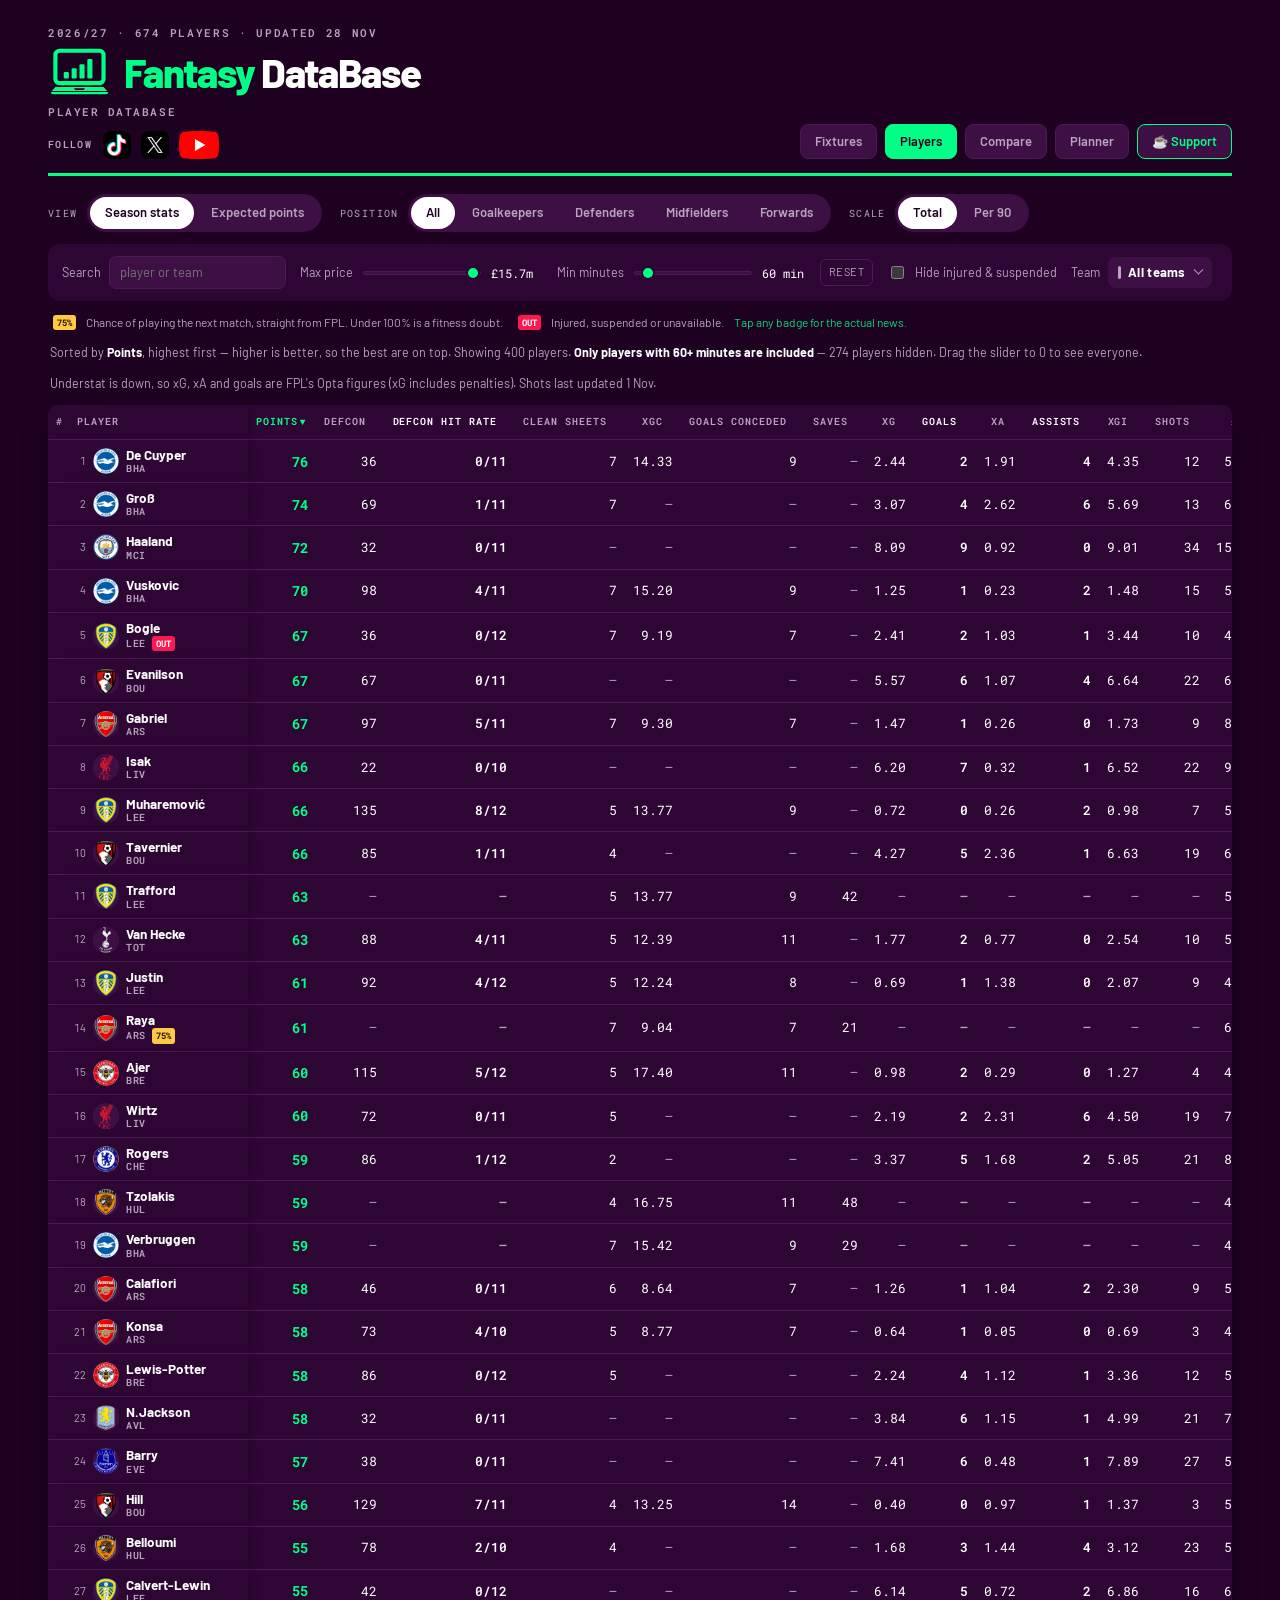
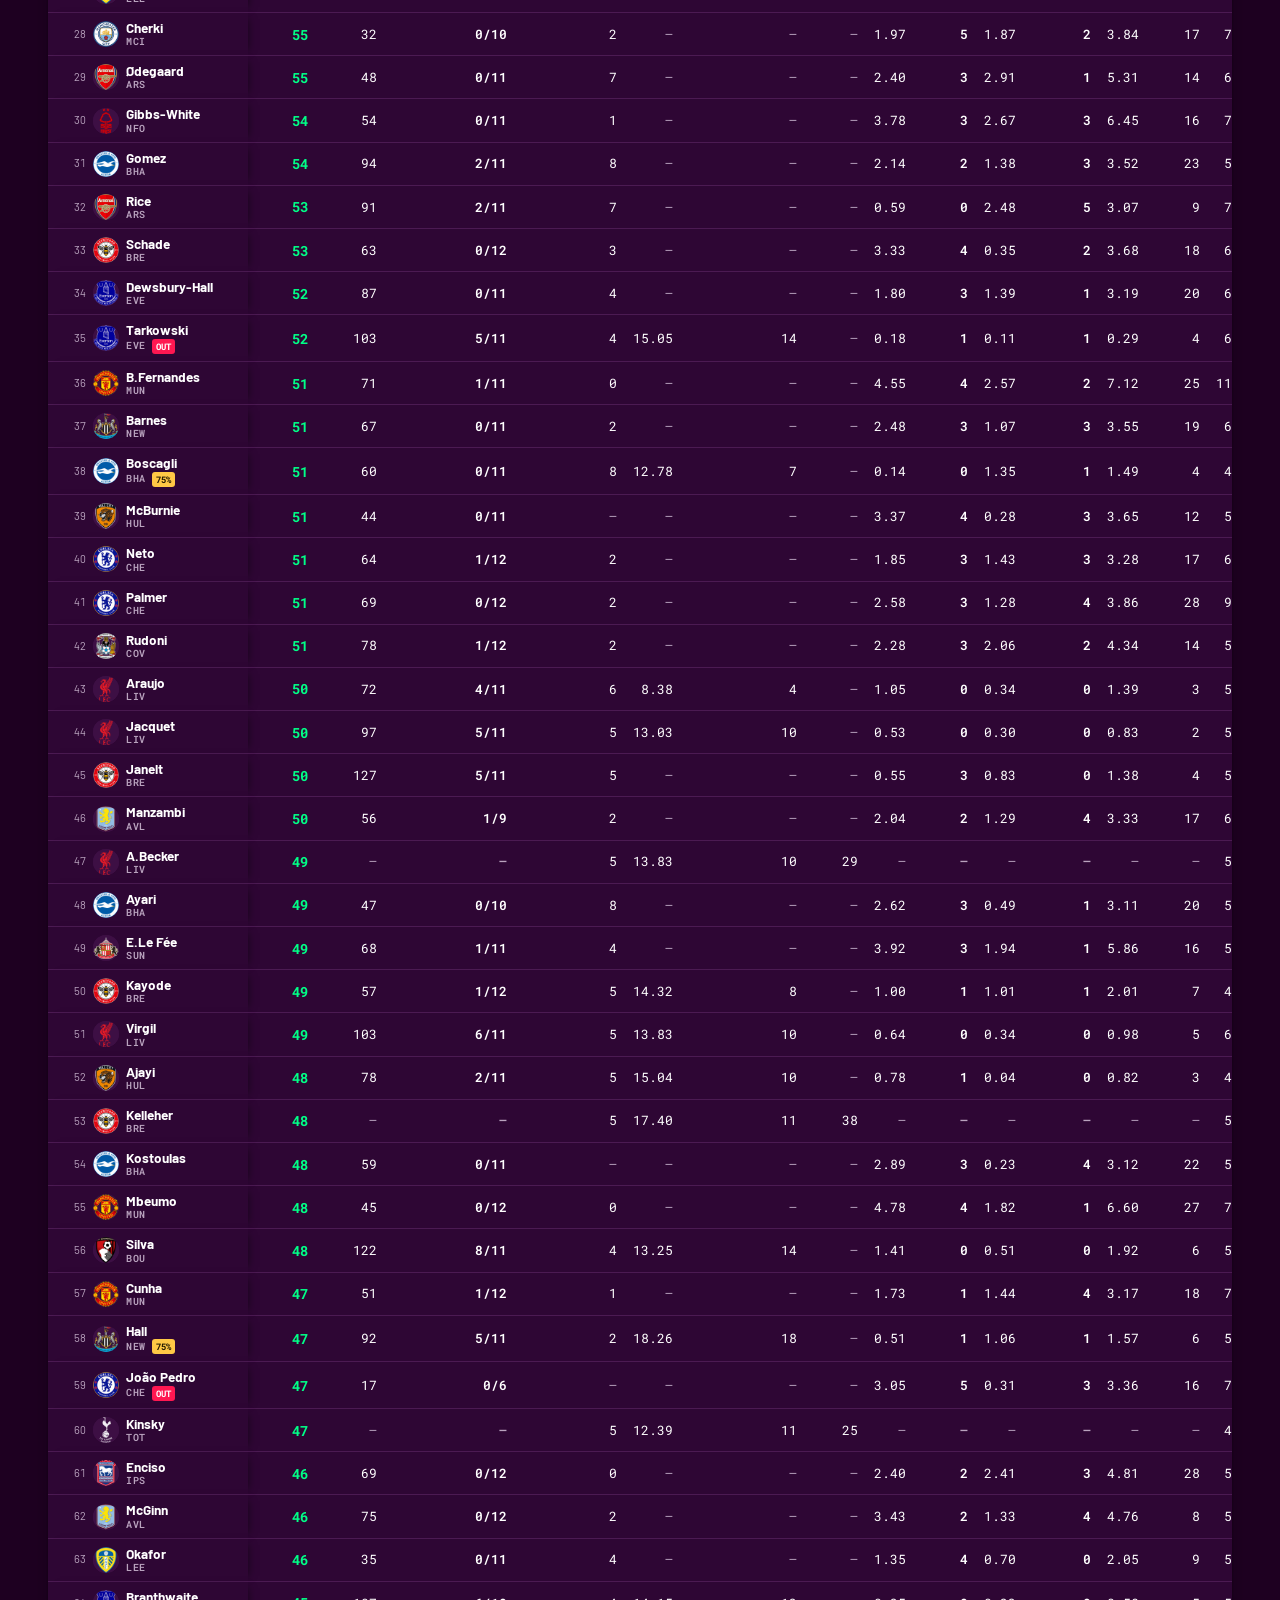
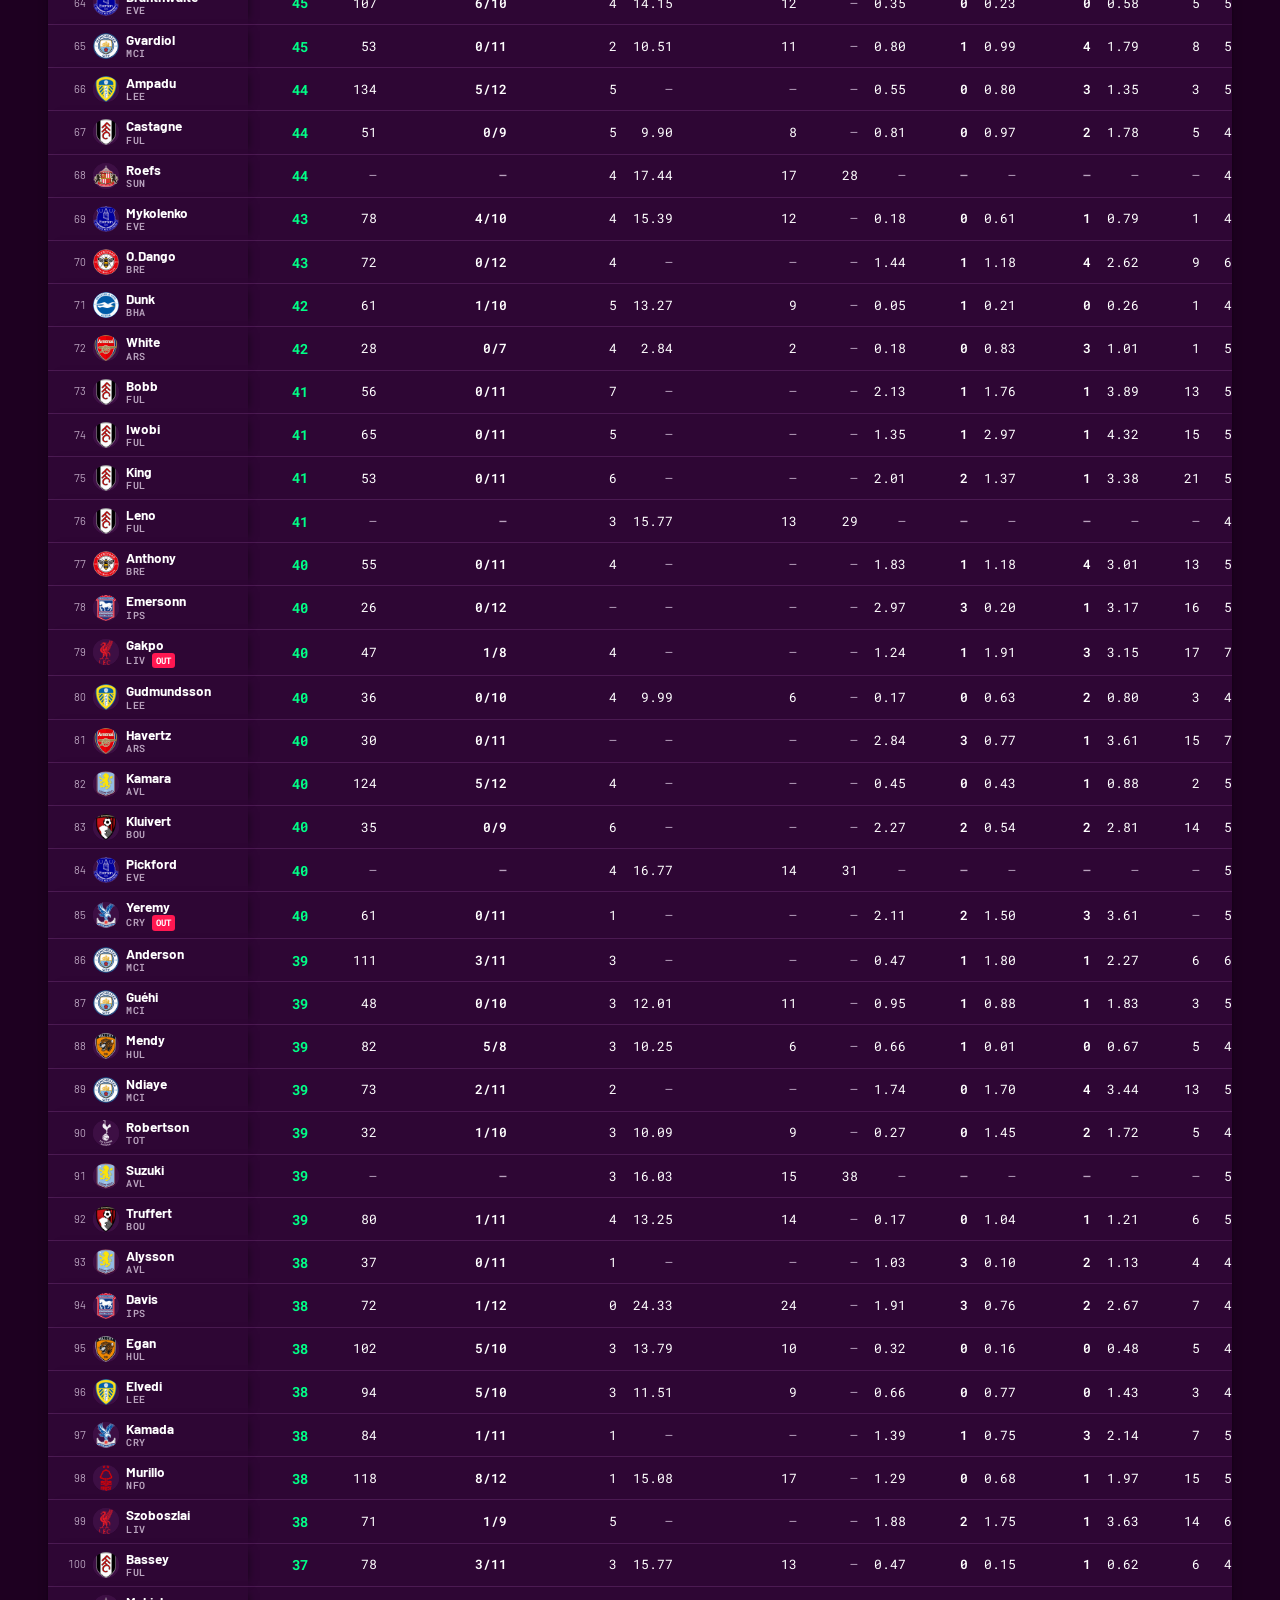
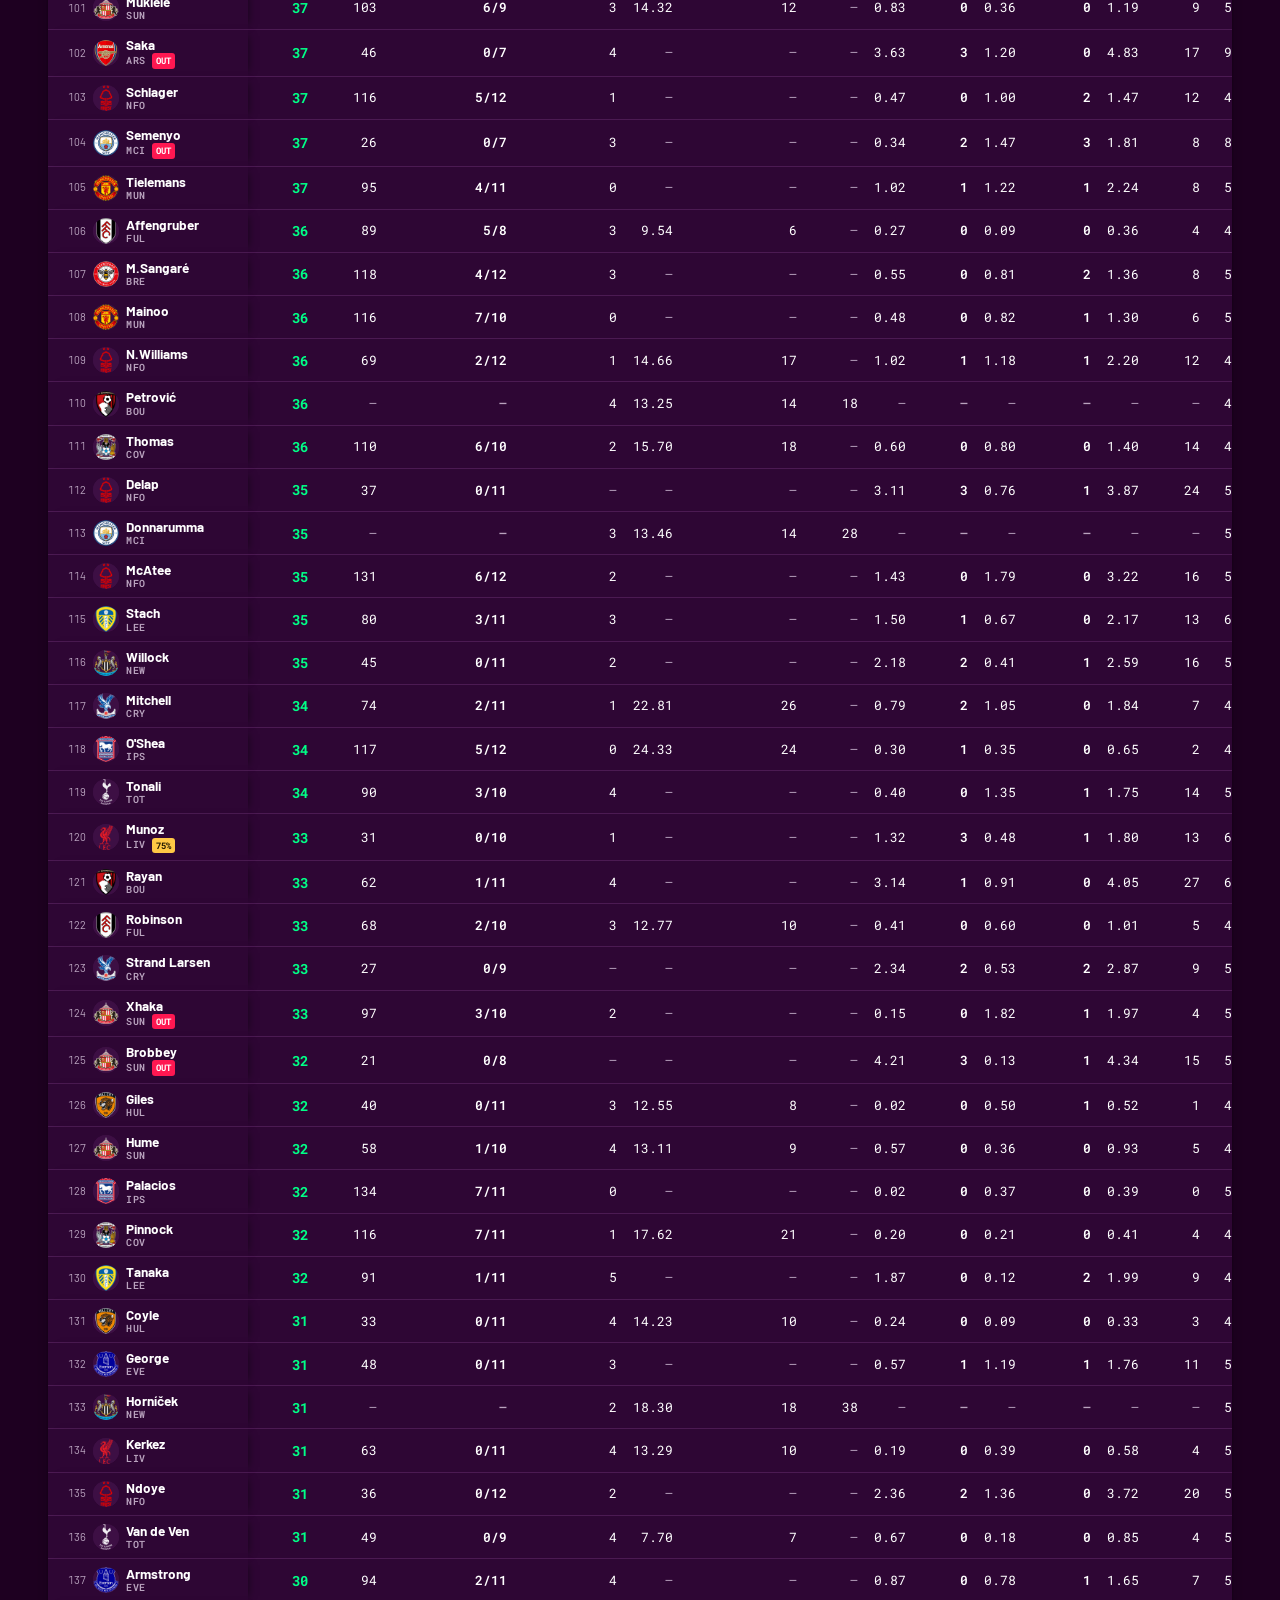
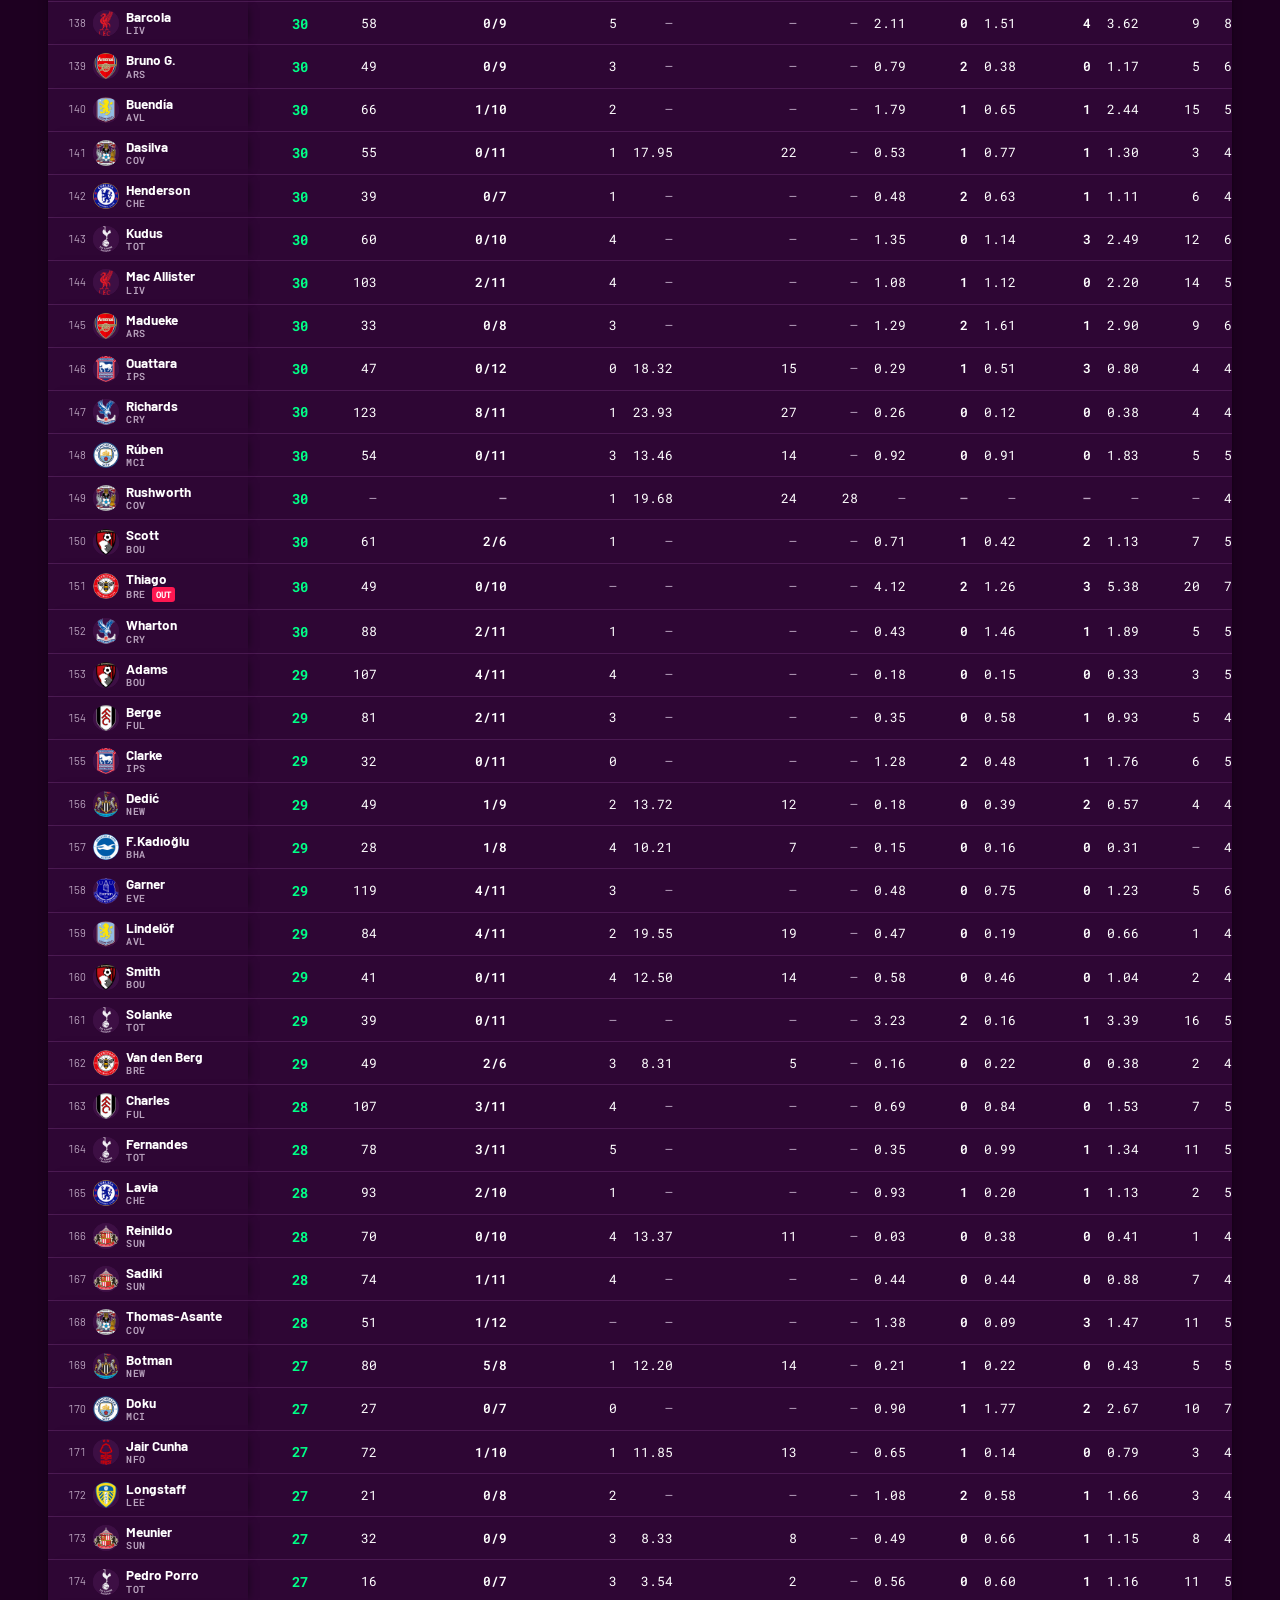
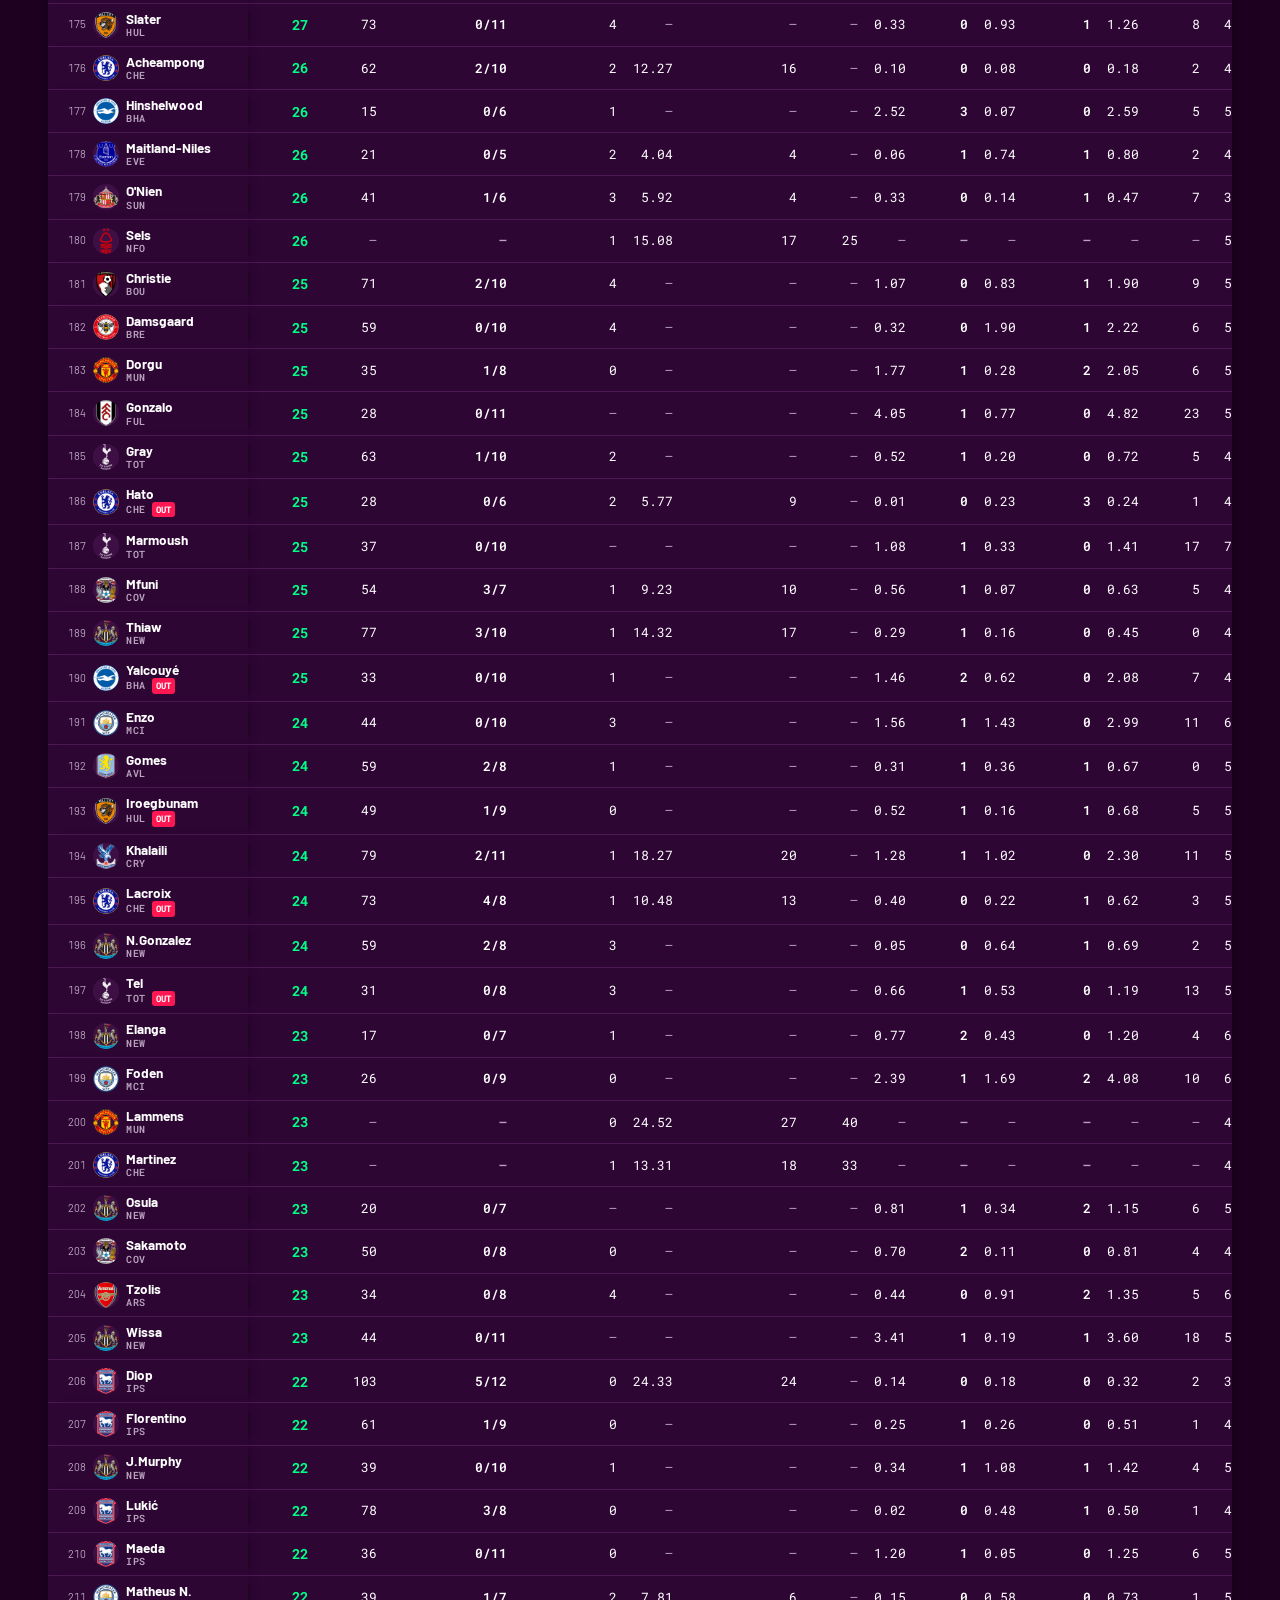
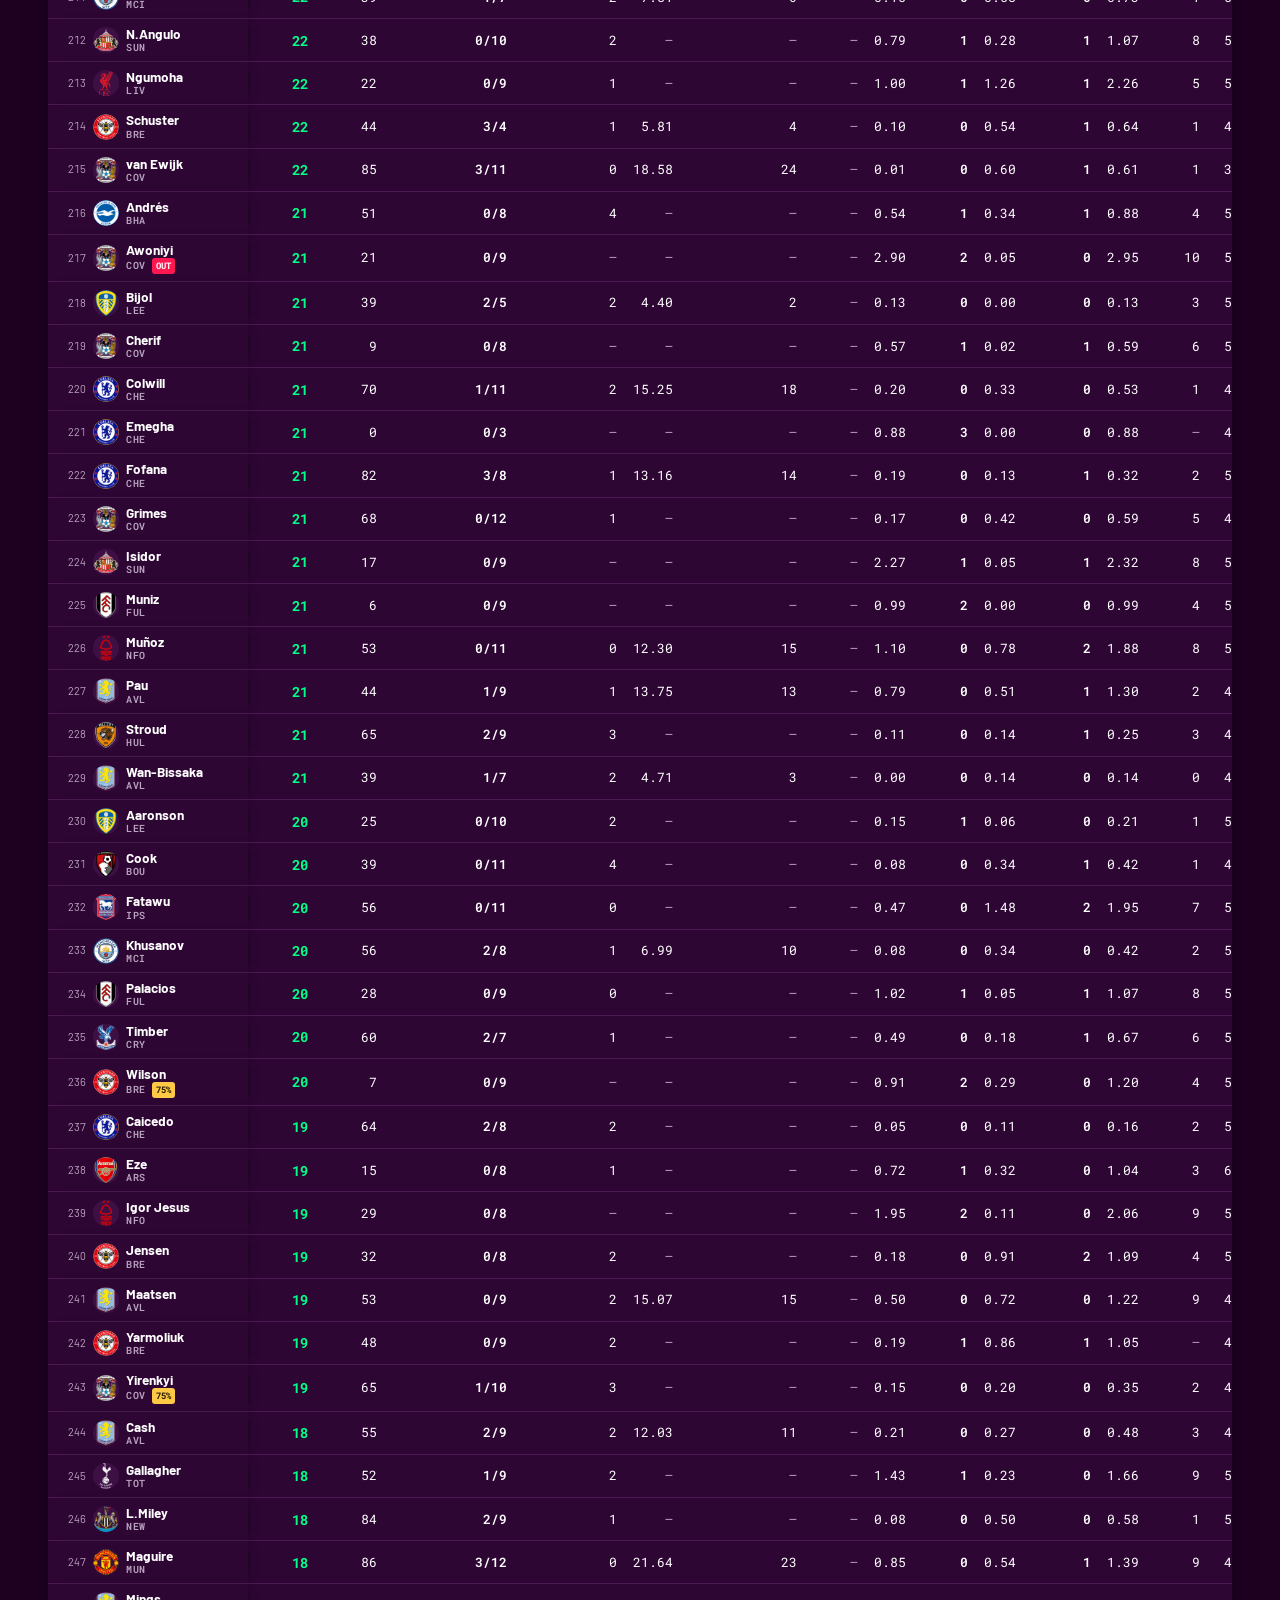
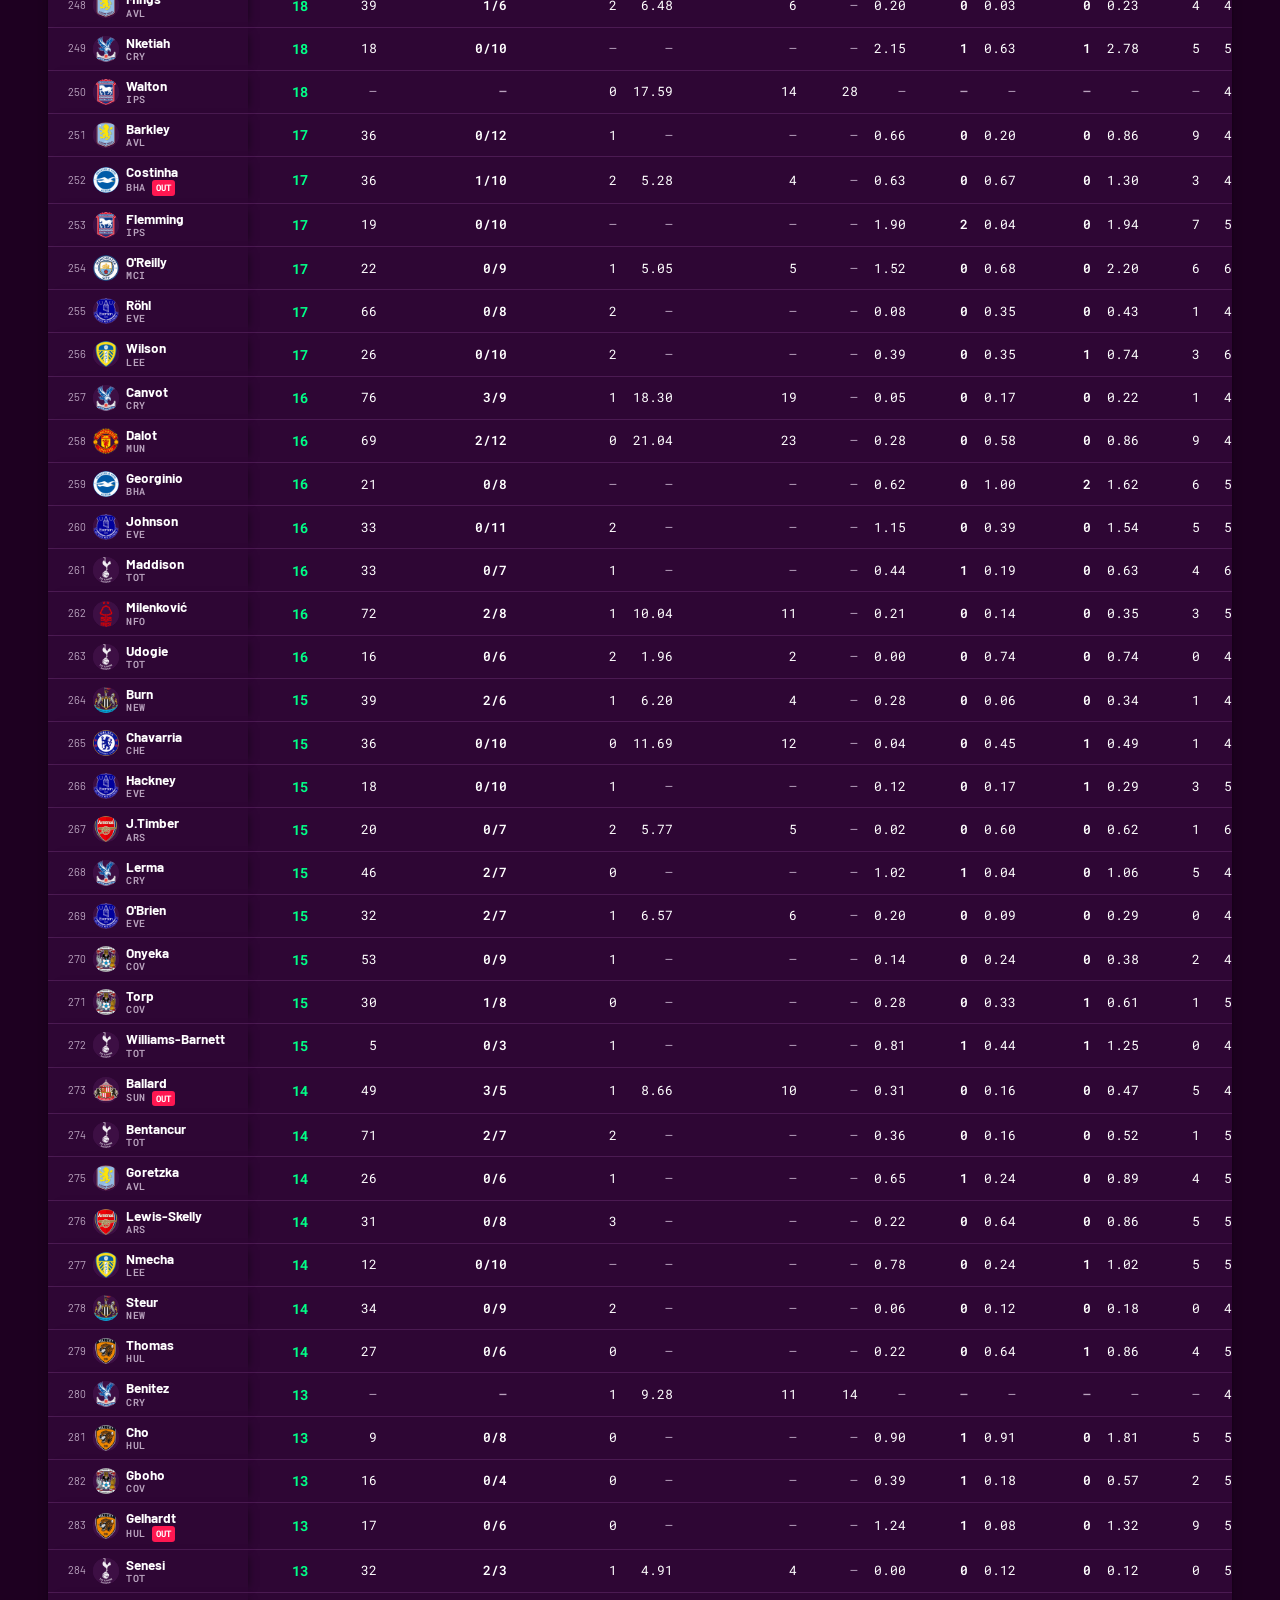
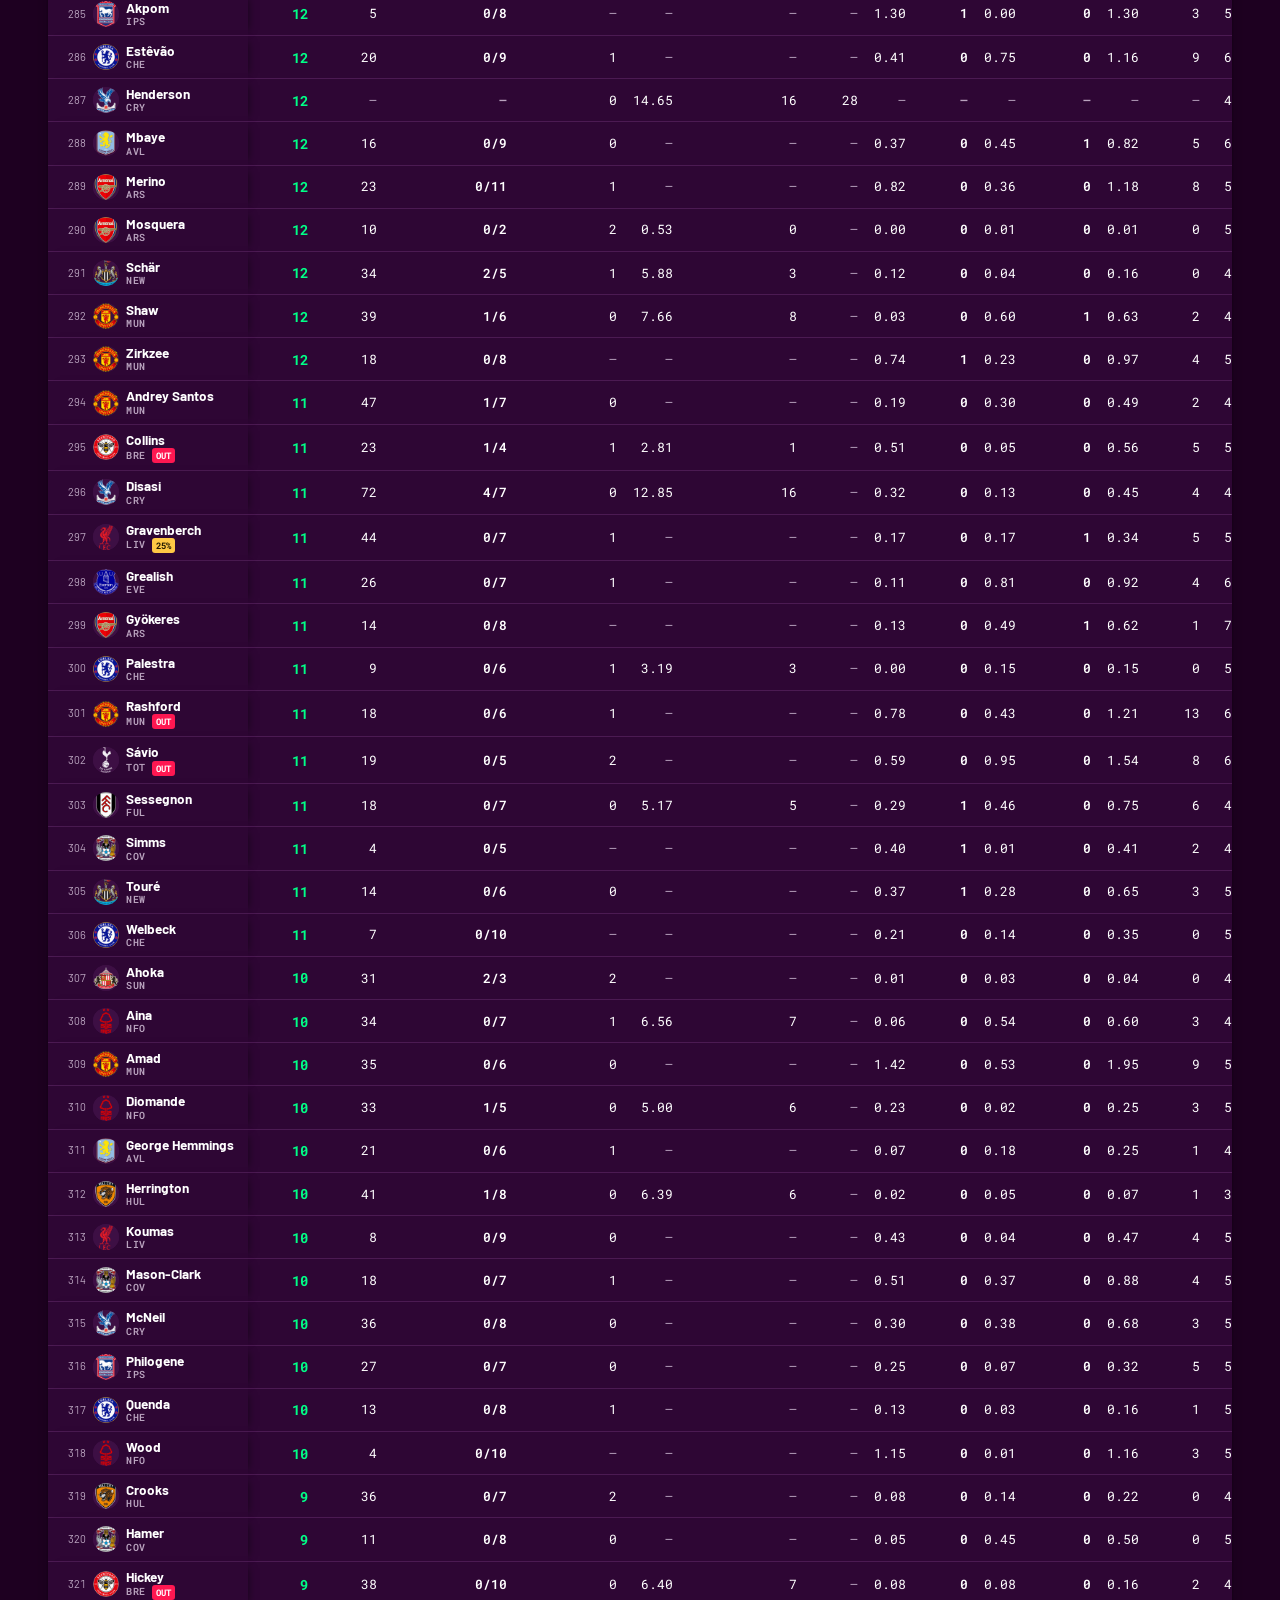
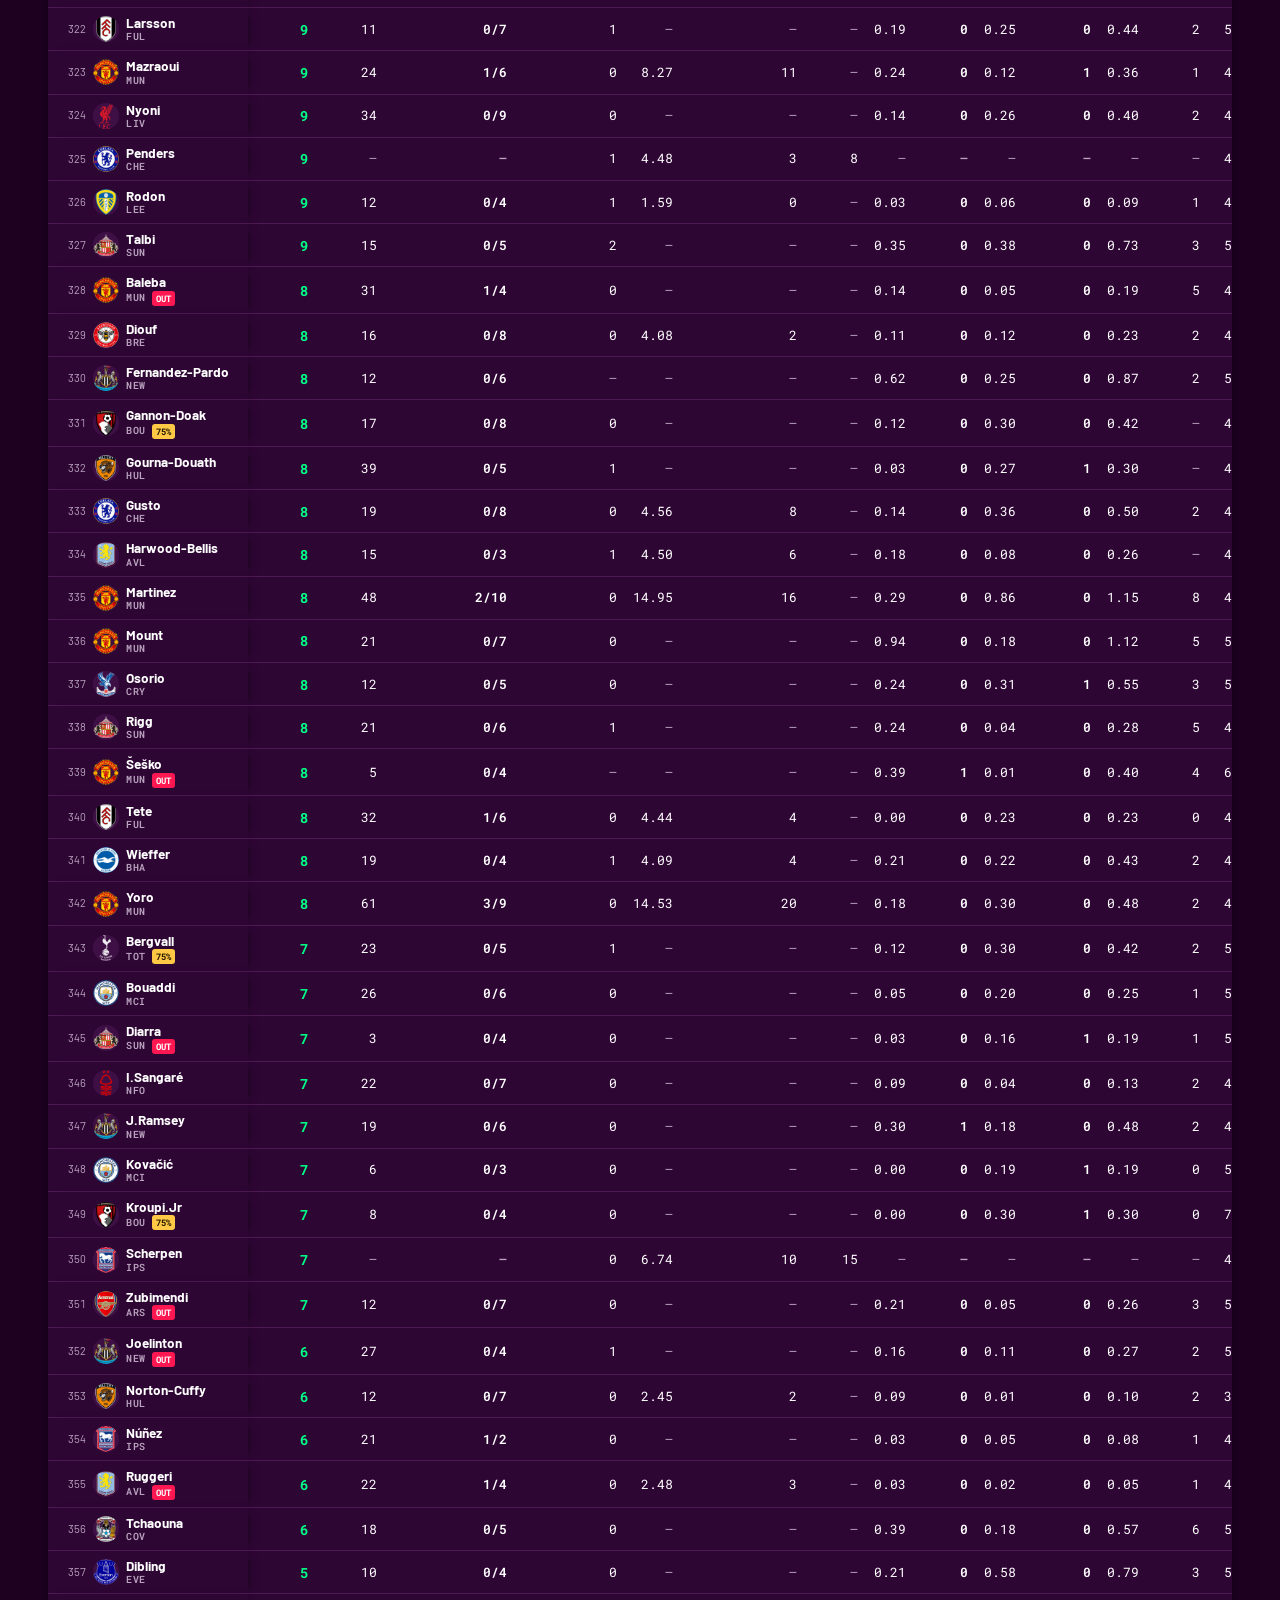
<file: players.html>
<!doctype html>
<html lang="en">
<head>
<meta charset="utf-8">
<meta name="viewport" content="width=device-width, initial-scale=1">
<meta name="description" content="Every FPL player ranked on points, minutes, defensive contributions, non-penalty xG and xA — totals and per 90.">
<meta name="color-scheme" content="dark">
<link rel="icon" href="data:image/svg+xml,<svg xmlns='http://www.w3.org/2000/svg' viewBox='0 0 64 64'><rect width='64' height='64' rx='14' fill='%231E0021'/><g fill='%2300FF87'><rect x='10' y='42' width='8' height='12' rx='2'/><rect x='22' y='34' width='8' height='20' rx='2'/><rect x='34' y='26' width='8' height='28' rx='2'/><rect x='46' y='16' width='8' height='38' rx='2'/></g></svg>">
<link rel="apple-touch-icon" href="apple-touch-icon.png">
<link rel="manifest" href="site.webmanifest">
<meta name="theme-color" content="#1E0021">
<meta name="apple-mobile-web-app-title" content="Fantasy DB">
<title>Fantasy DataBase</title>
<meta property="og:type" content="website">
<meta property="og:site_name" content="Fantasy DataBase">
<meta property="og:title" content="Fantasy DataBase">
<meta property="og:description" content="Every FPL player ranked on points, minutes, defensive contributions, non-penalty xG and xA — totals and per 90.">
<meta property="og:url" content="https://fantasydatabase.app/players">
<link rel="canonical" href="https://fantasydatabase.app/players">
<meta property="og:image" content="https://fantasydatabase.app/share.png">
<meta property="og:image:width" content="1200">
<meta property="og:image:height" content="630">
<meta property="og:image:alt" content="Fantasy DataBase">
<meta name="twitter:card" content="summary_large_image">
<link rel="stylesheet" href="/fonts/fonts.css">
<link rel="stylesheet" href="/ui.css?v=20261101d">
<style>
  :root{
    --ground:#1E0021; --surface:#2E0634; --surface-2:#3D0F44;
    --border:#4B1A52; --border-strong:#663570;
    --ink:#FFFFFF; --muted:#B9A3BE; --accent:#00FF87; --accent-ink:#1E0021;
    --good:#05E585; --bad:#FF1751; --warn:#FFC845;
    --shadow:0 1px 2px rgba(0,0,0,.4), 0 10px 28px -14px rgba(0,0,0,.7);
  }
  *{box-sizing:border-box}
  body{margin:0;background:var(--ground);color:var(--ink);
    font-family:Barlow,Arial,Helvetica,sans-serif;font-size:15px;line-height:1.5;
    -webkit-font-smoothing:antialiased}
  .wrap{max-width:1220px;margin:0 auto;padding:26px 18px 60px}

  .mast{display:flex;flex-wrap:wrap;align-items:flex-end;gap:12px 26px;
    padding-bottom:14px;border-bottom:3px solid var(--accent)}
  .mast h1{font-weight:800;font-size:clamp(26px,4.4vw,40px);line-height:.98;
    letter-spacing:-.03em;margin:0}
  .mast h1 em{font-style:normal;color:var(--accent)}
  .brand{display:flex;align-items:center;gap:13px}
  .brand .mark{flex:none;height:clamp(34px,5.4vw,50px);width:auto;display:block}
  .mast .sect{margin:6px 0 0;font-family:"Roboto Mono",ui-monospace,monospace;
    font-size:11px;font-weight:600;letter-spacing:.14em;text-transform:uppercase;
    color:var(--muted)}
  .eyebrow{font-family:"Roboto Mono",monospace;font-weight:600;font-size:10.5px;
    letter-spacing:.16em;text-transform:uppercase;color:var(--muted);display:block;margin-bottom:6px}
  .nav{margin-left:auto;display:flex;gap:8px}
  .nav a{font-weight:600;font-size:13px;text-decoration:none;color:var(--muted);
    padding:7px 14px;border-radius:8px;background:var(--surface-2);border:1px solid var(--border)}
  .nav a[aria-current]{background:var(--accent);color:var(--accent-ink);border-color:var(--accent)}
  .nav{flex-wrap:wrap}
  .nav a.coffee{color:var(--accent);border-color:var(--accent)}
  .nav a.coffee:hover{background:var(--accent);color:var(--accent-ink)}
  .nav a:hover{color:var(--ink)}
  .nav a[aria-current]:hover{color:var(--accent-ink)}

  .bar{display:flex;flex-wrap:wrap;gap:9px 18px;align-items:center;margin-top:18px}
  .seglabel{font-family:"Roboto Mono",monospace;font-size:10px;letter-spacing:.14em;
    text-transform:uppercase;color:var(--muted);margin-right:-10px}

  .filters{display:flex;flex-wrap:wrap;gap:8px 14px;align-items:center;margin-top:12px;
    background:var(--surface);border:0;border-radius:12px;padding:12px 14px}
  .filters label{display:flex;align-items:center;gap:8px;font-size:12.5px;color:var(--muted)}
  .filters input[type=search]{font:inherit;font-size:13px;background:var(--surface-2);
    border:1px solid var(--border);color:var(--ink);border-radius:7px;padding:6px 10px;min-width:150px}
  .filters input[type=search]:focus{outline:2px solid var(--accent);outline-offset:1px}
  /* team: a button that opens the twenty codes as a grid, not a long dropdown */
  .filters{position:relative}
  .tpick{display:flex;align-items:center;gap:8px;font-size:12.5px;color:var(--muted)}
  .tbtn{font:inherit;font-size:13px;font-weight:700;letter-spacing:.02em;background:var(--surface-2);border:0;
    color:var(--ink);border-radius:8px;padding:6px 10px;cursor:pointer;display:inline-flex;align-items:center;gap:7px}
  .tbtn i{width:3px;height:13px;border-radius:2px;background:var(--muted)}
  .tbtn::after{content:"";width:6px;height:6px;border-right:1.5px solid var(--muted);border-bottom:1.5px solid var(--muted);
    transform:rotate(45deg) translate(-2px,-2px);margin-left:2px}
  .tbtn:hover{background:var(--surface-3)}
  .tbtn:focus-visible{outline:2px solid var(--accent);outline-offset:2px}
  /* hangs under the filter card, right-aligned, so it never runs off the page */
  .tpop{position:absolute;z-index:50;top:calc(100% + 6px);right:0;width:min(440px,100%);
    background:var(--surface);border-radius:12px;box-shadow:var(--shadow),0 0 0 1px var(--border);padding:8px}
  .tpop .rgrid{grid-template-columns:repeat(5,minmax(0,1fr))}
  .tpop .rtb.all{grid-column:1/-1;font-weight:700;letter-spacing:0}
  .filters input[type=range]{width:118px}
  .filters .reset{margin-left:-8px}
  .filters .reset button{font:inherit;font-size:11px;letter-spacing:.04em;text-transform:uppercase;
    background:none;border:1px solid var(--border);color:var(--muted);border-radius:6px;
    padding:4px 8px;cursor:pointer}
  .filters .reset button:hover{color:var(--ink);border-color:var(--accent)}
  .filters output{font-family:"Roboto Mono",monospace;font-size:12px;color:var(--ink);min-width:52px}
  input[type=range]{-webkit-appearance:none;appearance:none;background:transparent;height:18px;cursor:pointer}
  input[type=range]::-webkit-slider-runnable-track{height:4px;border-radius:99px;background:var(--surface-2);border:1px solid var(--border)}
  input[type=range]::-webkit-slider-thumb{-webkit-appearance:none;width:14px;height:14px;border-radius:50%;
    background:var(--accent);border:2px solid var(--surface);margin-top:-6px}
  input[type=range]::-moz-range-track{height:4px;border-radius:99px;background:var(--surface-2)}
  input[type=range]::-moz-range-thumb{width:14px;height:14px;border-radius:50%;background:var(--accent);border:2px solid var(--surface)}

  .note{margin:12px 2px 0;font-size:12.5px;color:var(--muted)}
  .note b{color:var(--ink)}

  .card{margin-top:12px;background:var(--surface);border:0;
    border-radius:10px;box-shadow:var(--shadow);overflow:hidden}
  .scroll{overflow-x:auto}
  table{border-collapse:separate;border-spacing:0;width:100%;min-width:780px}
  thead th{font-family:"Roboto Mono",monospace;font-size:9.5px;font-weight:600;letter-spacing:.1em;
    text-transform:uppercase;color:var(--muted);padding:10px 8px;text-align:right;white-space:nowrap;
    border-bottom:1px solid var(--border);background:var(--surface);cursor:pointer;user-select:none}
  thead th.lft{text-align:left}
  thead th.hit{color:var(--ink)}
  thead th[data-active]{color:var(--accent)}
  th button.sort{font:inherit;letter-spacing:inherit;text-transform:inherit;color:inherit;
    background:none;border:0;padding:0;margin:0;cursor:pointer;white-space:nowrap}
  th button.sort:hover{color:var(--ink)}
  th button.sort:focus-visible{outline:2px solid var(--accent);outline-offset:2px;border-radius:2px}
  th .arr{display:inline-block;min-width:.9em;margin-left:2px;text-align:left}
  /* the player column stays put while the stats scroll sideways under it */
  thead th.lft, tbody td.lft{position:sticky;left:0;z-index:2;background:var(--surface);
    box-shadow:6px 0 8px -6px rgba(0,0,0,.55)}
  tbody tr:hover td.lft{background:var(--surface-2)}
  /* The player column: a fixed width, opaque, above the stats that scroll
     under it. Rank, photo, then the name on one line (ellipsis if it is still
     too long) with the team code and any fitness badge on a smaller line beneath. */
  thead th.lft, tbody td.lft{width:200px;min-width:200px;max-width:200px;z-index:3;overflow:hidden}
  td.lft .who{display:flex;align-items:center;gap:7px;min-width:0}
  td.lft .rk{flex:none;min-width:18px;text-align:right}
  td.lft .wt{display:flex;flex-direction:column;min-width:0;line-height:1.2}
  td.lft .wn{font-weight:700;white-space:nowrap;overflow:hidden;text-overflow:ellipsis}
  td.lft .wc{display:flex;align-items:center;font-family:"Roboto Mono",monospace;font-size:10px;
    font-weight:600;letter-spacing:.06em;color:var(--muted);text-transform:uppercase}
  td.lft .wc .flag{margin-left:6px}
  tbody td.hit{font-weight:600}
  td .opp{display:block;font-size:9.5px;font-weight:500;color:var(--muted);letter-spacing:.04em;margin-top:1px}
  td .opp.dgw{color:var(--accent)}
  .seg button:disabled{opacity:.35}
  .seg .sht{display:none}
  .bar .ctl{display:inline-flex;align-items:center;gap:9px}
  .bar .ctl .seglabel{margin-right:0}
  tbody td{padding:7px 8px;border-bottom:1px solid var(--border);text-align:right;
    font-family:"Roboto Mono",monospace;font-size:12.5px;font-variant-numeric:tabular-nums;white-space:nowrap}
  tbody td.lft{text-align:left;font-family:Barlow,Arial,sans-serif;font-size:13.5px}
  tbody tr:last-child td{border-bottom:0}
  tbody tr:hover td{background:var(--surface-2)}
  .rk{color:var(--muted);width:30px;font-size:11px}
  .lead{font-weight:700;font-size:14px;color:var(--accent)}
  .flag{display:inline-block;font-size:9px;font-weight:700;padding:1px 4px;border-radius:3px;
    margin-left:5px;vertical-align:1px;font-family:"Roboto Mono",monospace}
  .flag.out{background:var(--bad);color:#fff}
  button.flag{font:inherit;font-size:9px;font-weight:700;cursor:pointer;border:0;
    line-height:1.5;vertical-align:middle}
  button.flag:hover{filter:brightness(1.15)}
  button.flag:focus-visible{outline:2px solid var(--accent);outline-offset:2px}
  .key{display:flex;flex-wrap:wrap;align-items:center;gap:6px 10px;margin:12px 0 0;
    font-size:12px;color:var(--muted);line-height:1.5}
  .key .hint{color:var(--accent);opacity:.85}
  .pop{position:absolute;z-index:60;max-width:290px;background:var(--surface);
    border:1px solid var(--border-strong);border-radius:10px;padding:12px 14px 13px;
    box-shadow:var(--shadow)}
  .pop h4{margin:0 0 6px;font-size:13.5px;color:var(--ink)}
  .pop p{margin:0;font-size:12.5px;color:var(--muted);line-height:1.5}
  .pop .popwhy{margin-top:8px;padding-top:8px;border-top:1px solid var(--border);font-size:11.5px}
  .popx{position:absolute;top:5px;right:7px;background:none;border:0;color:var(--muted);
    font-size:17px;line-height:1;cursor:pointer;padding:2px 4px}
  .popx:hover{color:var(--ink)}
  .flag.doubt{background:var(--warn);color:#241900}
  /* Yellow card counter column: one booking from a ban, and suspended now */
  /* the yellow card drawn before "Counter" in the header */
  .yc{display:inline-block;width:8px;height:11px;border-radius:1.5px;background:#FFD400;
    vertical-align:-1px;margin-right:5px;box-shadow:0 0 0 1px rgba(0,0,0,.25)}
  .ban1{color:var(--warn);font-weight:700}
  .flag.sus{margin-left:0}
  .dim{color:var(--muted)}
  .empty{padding:34px 16px;text-align:center;color:var(--muted)}

  @media (max-width:700px){
    .wrap{padding:16px 0 44px}
    .mast,.bar,.filters,.card,.note,.key{margin-left:12px;margin-right:12px}
    .seg .lng{display:none} .seg .sht{display:inline}
    .bar{gap:8px 12px}
    .nav{margin-left:0;width:100%}
    thead th.lft, tbody td.lft{width:164px;min-width:164px;max-width:164px}
    td.lft .wn{font-size:12.5px}
  }
  @media (prefers-reduced-motion:reduce){*{animation:none!important;transition:none!important}}
  /* headshots: the photo covers the crest; if it fails the crest shows */
  .hs{position:relative;display:inline-block;flex:none;width:var(--hs);height:var(--hs);
    border-radius:50%;overflow:hidden;background:var(--surface-2);vertical-align:middle}
  .hs .crest{position:absolute;left:50%;top:50%;transform:translate(-50%,-50%)}
  .hs img{position:absolute;inset:0;width:100%;height:100%;object-fit:cover;object-position:50% 0;
    background:var(--surface-2)}
  .hs.big{width:calc(var(--hs)*.786);height:var(--hs);border-radius:8px}
</style>
<style>html{-webkit-text-size-adjust:100%}img{max-width:100%}</style>

<!-- GoatCounter: cookieless visit counting. Dashboard at
     https://fantasydatabase.goatcounter.com/ -->
<script data-goatcounter="https://fantasydatabase.goatcounter.com/count"
        async src="//gc.zgo.at/count.js"></script>
</head>
<body>
<div class="wrap">
  <header class="mast">
    <div>
      <span class="eyebrow" id="stamp">Loading…</span>
      <div class="brand">
        <svg class="mark" viewBox="0 0 68 54" fill="none" aria-hidden="true" focusable="false">
          <rect x="8" y="3" width="52" height="35" rx="4.5" stroke="#00FF87" stroke-width="4.5"/>
          <g fill="#00FF87">
            <rect x="17" y="26" width="5.5" height="7" rx="1.2"/>
            <rect x="25.5" y="22" width="5.5" height="11" rx="1.2"/>
            <rect x="34" y="17.5" width="5.5" height="15.5" rx="1.2"/>
            <rect x="42.5" y="12" width="5.5" height="21" rx="1.2"/>
          </g>
          <path d="M8 42h52l4 4.5H4L8 42Z" fill="#00FF87"/>
          <path d="M3 47.5h62a2.5 2.5 0 0 1-2.5 2.5H5.5A2.5 2.5 0 0 1 3 47.5Z" fill="#00FF87"/>
          <path d="M28 43.5h12l-1.5 1.8h-9L28 43.5Z" fill="#1E0021"/>
        </svg>
        <h1><em>Fantasy</em> DataBase</h1>
      </div>
      <p class="sect">Player database</p>
      <div class="socials">
        <span class="lab">Follow</span>
        <a class="tt" href="https://www.tiktok.com/@fantasydbapp" target="_blank" rel="noopener" aria-label="Fantasy DataBase on TikTok (@fantasydbapp)" title="TikTok · @fantasydbapp"><img src="/social/tiktok.png" alt="" width="28" height="28"></a>
        <a class="x" href="https://x.com/FDBApp" target="_blank" rel="noopener" aria-label="Fantasy DataBase on X (@FDBApp)" title="X · @FDBApp"><img src="/social/x.png" alt="" width="28" height="28"></a>
        <a class="yt" href="https://www.youtube.com/@FDBApp" target="_blank" rel="noopener" aria-label="Fantasy DataBase on YouTube (@FDBApp)" title="YouTube · @FDBApp"><img src="/social/youtube.png" alt="" width="40" height="28"></a>
      </div>
    </div>
    <nav class="nav">
      <a href="/">Fixtures</a>
      <a href="/players" aria-current="page">Players</a>
      <a href="/compare">Compare</a>
      <a href="/planner">Planner</a>
      <a class="coffee" href="https://buymeacoffee.com/fpldatabase" target="_blank" rel="noopener" title="Buy me a coffee">☕ Support</a>
    </nav>
  </header>

  <div class="bar">
    <span class="ctl"><span class="seglabel">View</span>
      <span class="seg" id="viewSeg" role="group" aria-label="What the table shows">
        <button data-view="stats" aria-pressed="true"><span class="lng">Season stats</span><span class="sht">Stats</span></button>
        <button data-view="xp" aria-pressed="false"><span class="lng">Expected points</span><span class="sht">xP · next 5</span></button>
      </span></span>
    <span class="ctl"><span class="seglabel">Position</span>
      <span class="seg" id="posSeg" role="group" aria-label="Position">
        <button data-pos="0" aria-pressed="true">All</button>
        <button data-pos="1"><span class="lng">Goalkeepers</span><span class="sht">GK</span></button>
        <button data-pos="2"><span class="lng">Defenders</span><span class="sht">DEF</span></button>
        <button data-pos="3"><span class="lng">Midfielders</span><span class="sht">MID</span></button>
        <button data-pos="4"><span class="lng">Forwards</span><span class="sht">FWD</span></button>
      </span></span>
    <span class="ctl"><span class="seglabel">Scale</span>
      <span class="seg" id="scaleSeg" role="group" aria-label="Scale">
        <button data-scale="tot" aria-pressed="true">Total</button>
        <button data-scale="p90">Per 90</button>
      </span></span>
  </div>

  <div class="filters">
    <label>Search <input type="search" id="q" placeholder="player or team" autocomplete="off"></label>
    <label>Max price <input type="range" id="maxc" min="38" max="160" step="1" value="160"><output id="maxcOut"></output></label>
    <label>Min minutes <input type="range" id="minm" min="0" max="270" step="10" value="60"><output id="minmOut"></output></label>
    <label class="reset"><button type="button" id="resetm" title="Back to the suggested minutes floor">reset</button></label>
    <label><input type="checkbox" id="avail"> Hide injured &amp; suspended</label>
    <div class="tpick"><span id="teamLab">Team</span>
      <input type="hidden" id="team" value="">
      <button type="button" class="tbtn" id="teamBtn" aria-haspopup="true" aria-expanded="false" aria-labelledby="teamLab teamBtn"><i></i><span>All teams</span></button>
      <div class="tpop" id="teamPop" hidden><div class="rgrid" role="group" aria-label="Filter by team"></div></div>
    </div>
  </div>

  <p class="key" id="fitKey">
    <span class="flag doubt" aria-hidden="true">75%</span>
    <span>Chance of playing the next match, straight from FPL. Under 100% is a fitness doubt.</span>
    <span class="flag out" aria-hidden="true">OUT</span>
    <span>Injured, suspended or unavailable.</span>
    <span class="hint">Tap any badge for the actual news.</span>
  </p>

  <p class="note" id="note"></p>

  <div id="pop" class="pop" hidden role="dialog" aria-live="polite">
    <button type="button" class="popx" id="popx" aria-label="Close">&times;</button>
    <h4 id="popTitle"></h4>
    <p id="popNews"></p>
    <p class="popwhy" id="popWhy"></p>
  </div>

  <p class="note" id="xgNote" hidden></p>

  <div class="card">
    <div class="scroll">
      <table>
        <thead><tr id="thead"></tr></thead>
        <tbody id="rows"></tbody>
      </table>
    </div>
  </div>

  <p class="note" style="margin-top:16px">
    Points, minutes, defensive contributions, saves, clean sheets and expected goals conceded come from
    the Fantasy Premier League API &mdash; the same numbers the game scores on. Non-penalty xG, xA and
    shots come from Understat, because FPL's own expected goals include penalties and would flatter
    whoever takes them. <b>Per 90</b> divides by minutes played, which is why switching to it also
    raises the minutes floor further: a goal off twenty minutes reads as 4.5 xG per 90, and that is
    arithmetic rather than form. Every view starts at <b>60 minutes</b>; in Per 90 the floor grows
    to 30% of the football played so far, so it tightens as the season goes on instead of going
    stale at a fixed number. Drag it to 0 whenever you want to see everyone &mdash; a new signing
    with one cameo is hidden by design, not because he is bad. <b>Min/game</b> is minutes divided
    by the matches his club has played, so it reads as availability and tops out at 90.
  </p>
</div>

<script>
const CLUB={ars:"#EF0107",avl:"#670E36",bou:"#DA291C",bre:"#E30613",bha:"#0057B8",
che:"#034694",cov:"#6CACE4",cry:"#1B458F",eve:"#003399",ful:"#CC0000",hul:"#F18A01",
ips:"#3A64A3",lee:"#FFCD00",liv:"#C8102E",mci:"#6CABDD",mun:"#DA291C",new:"#41B6E6",
nfo:"#DD0000",tot:"#132257",sun:"#EB172B"};
// A club crest from /crests, falling back to the club-colour bar if it fails.
const crest=(short,size)=>`<span class="crest" style="--c:${CLUB[short]||"#888"};--cs:${size}px">`
  + `<img src="/crests/${short}.png" alt="" width="${size}" height="${size}" decoding="async" onerror="this.remove()"></span>`;
// A player's headshot from the Premier League's image server, built from his
// FPL code (pc in players.json). His club crest sits underneath, so a missing
// code or a photo that fails to load still shows something.
const PHOTO=(code,size)=>`https://resources.premierleague.com/premierleague25/photos/players/${size}/${code}.png`;
const headshot=(p,short,size,big)=>p.pc==null ? crest(short,size)
  : `<span class="hs${big?" big":""}" style="--hs:${size}px">${crest(short,big?22:size)}`
  + `<img src="${PHOTO(p.pc,big?"110x140":"40x40")}" alt="" loading="lazy" decoding="async"`
  + ` referrerpolicy="no-referrer" onerror="this.remove()"></span>`;

// One table, every stat a column. `pos` is the positions FPL actually scores
// the stat for: saves only for keepers, goals conceded only for keepers and
// defenders, clean sheets not for forwards, DefCon and attacking numbers for
// every outfielder. On "All" a player shows "–" in a column that is not his.
const ALL=[1,2,3,4], OUTF=[2,3,4];
const COLS=[
 {id:"pts",  label:"Points", pos:ALL, scaled:true, tip:"FPL points scored this season"},
 {id:"dc",   label:"DefCon", pos:OUTF, scaled:true,
   tip:"Defensive contributions: clearances, blocks, interceptions and tackles, plus ball recoveries for midfielders and forwards"},
 // DefCon is a per-match threshold, so beside the season total sits how often
 // he reached it. Totals only: a hit rate per 90 means nothing.
 {id:"dch",  label:"DefCon hit rate", pos:OUTF, totOnly:true, cls:"hit",
   tip:"Games he hit the DefCon threshold / games he played",
   val:p=>p.dcg ? p.dch/p.dcg : null,
   show:p=>`${p.dch}/${p.dcg}`,
   note:"<b>DefCon hit rate</b> is games he reached the DefCon threshold out of games he played."},
 {id:"cs",   label:"Clean sheets", pos:[1,2,3], scaled:true, tip:"Clean sheets FPL credited him with"},
 {id:"xgc",  label:"xGC", pos:[1,2], scaled:true, low:true, dec:2,
   tip:"Expected goals conceded while he was on the pitch — lower is better"},
 {id:"gc",   label:"Goals conceded", pos:[1,2], scaled:true, low:true,
   tip:"Goals conceded while he was on the pitch — lower is better"},
 {id:"sv",   label:"Saves", pos:[1], scaled:true, tip:"Saves"},
 {id:"npxg", label:"npxG", pos:OUTF, scaled:true, dec:2, tip:"Non-penalty expected goals (Understat)"},
 // Understat's non-penalty goals, to match npxG; FPL's goal count includes
 // penalties and would make a penalty taker look like he beats his npxG.
 {id:"npg",  label:"NP Goals", pos:OUTF, scaled:true, cls:"hit",
   tip:"Non-penalty goals he has actually scored (Understat), the outcome npxG estimates",
   note:"<b>NP Goals</b> is the goals he actually scored, without penalties, so it compares fairly with npxG."},
 {id:"xa",   label:"xA", pos:OUTF, scaled:true, dec:2, tip:"Expected assists (Understat)"},
 {id:"a",    label:"Assists", pos:OUTF, scaled:true, cls:"hit",
   tip:"Assists FPL has credited him with, the outcome xA estimates. FPL is more generous than xA: it also counts e.g. winning a penalty or a saved shot that is scored on the rebound",
   note:"<b>Assists</b> is the assists FPL actually credited him with, to set against his xA."},
 {id:"npxgi",label:"npxGI", pos:OUTF, scaled:true, dec:2, tip:"npxG + xA"},
 {id:"sh",   label:"Shots", pos:OUTF, scaled:true, tip:"Shots (Understat)"},
 {id:"c",    label:"£", pos:ALL, tip:"Current price", show:p=>(p.c/10).toFixed(1)},
 {id:"min",  label:"Min", pos:ALL, tip:"Minutes played"},
 {id:"starts",label:"Starts", pos:ALL, tip:"Matches started"},
 {id:"mpg",  label:"Min/game", pos:ALL, tip:"Minutes divided by matches his team has played",
   val:p=>mpg(p), show:p=>mpg(p).toFixed(0)},
 // Yellow card counter: yellows / the active threshold (yc / yth in players.json).
 // Fewest bookings to a ban first; a player suspended now counts as 0, so he
 // tops the list. Totals only, like DefCon hit rate.
 {id:"ban",  label:'<span class="yc" role="img" aria-label="Yellow card"></span>Counter', name:"Yellow card counter", pos:ALL, totOnly:true, low:true, risk:true,
   tip:"Yellow cards / the yellow count that brings his next ban (5 before his club's 19th game, 10 before its 32nd, 15 at any point)",
   val:p=>p.sus ? 0 : (p.ytb ?? null),
   show:p=>p.sus ? '<span class="flag out sus">Suspended</span>'
     : `<span class="${p.ytb===1?"ban1":""}">${p.yc}/${p.yth}</span>`,
   note:"<b>Yellow card counter</b> is his yellow cards against the count that brings his next ban: 5 before his club's 19th league game (1 match), 10 before its 32nd (2), 15 at any point (3). Amber is one booking away."},
 {id:"own",  label:"Own", pos:ALL, cls:"dim", tip:"Selected by this share of FPL managers",
   show:p=>p.own.toFixed(1)+"%"},
];
const NAMECOL={id:"n", label:"Player", alpha:true};
const POSNAME={0:"players",1:"goalkeepers",2:"defenders",3:"midfielders",4:"forwards"};

let DATA=null, POS=0, SCALE="tot", VIEW=location.hash==="#xp" ? "xp" : "stats";
// Each view opens on its own headline column.
const DEFAULT_SORT={stats:{id:"pts",desc:true}, xp:{id:"xp5",desc:true}};
let SORT={...DEFAULT_SORT[VIEW]};

/* ---- Expected points ----------------------------------------------------
 * players.json carries, per player, `xp` (expected FPL points) and `xm`
 * (expected minutes) for each gameweek in minutes.gws -- the same projections
 * the Planner uses, from minutes.py and points.py. They already allow for his
 * chance of playing, so a doubt shows as fewer points, not as a footnote.
 * A gameweek he has no fixture in is 0; a double adds both games.
 * The view shows the next five of them. XCOLS is built once the file is in. */
const XN=5;
let XGW=[], XOFF=0, XCOLS=[], FXM=null;    // FXM: team id -> gw -> [{opp,home}] from data.json
const xpAt=(p,i)=>Array.isArray(p.xp) && p.xp[XOFF+i]!=null ? p.xp[XOFF+i] : null;
const xmAt=(p,i)=>Array.isArray(p.xm) && p.xm[XOFF+i]!=null ? p.xm[XOFF+i] : null;
function oppHtml(team,gw){
  if(!FXM) return "";
  const fx=(FXM[team]||{})[gw]||[], T=DATA.teams;
  if(!fx.length) return `<span class="opp">blank</span>`;
  return `<span class="opp${fx.length>1?" dgw":""}">`
    + fx.map(f=>`${(T[f.opp]||{short:"?"}).short.toUpperCase()} ${f.home?"H":"A"}`).join(" + ") + `</span>`;
}
function buildXpCols(){
  const m=DATA.minutes||{}, gws=m.gws||[];
  XOFF=Math.max(0, gws.indexOf(DATA.nextGw));
  XGW=gws.slice(XOFF, XOFF+XN);
  const n=XGW.length;
  const sum=(p,f)=>{ let t=0, any=false; for(let i=0;i<n;i++){ const v=f(p,i); if(v!=null){ t+=v; any=true; } } return any?t:null; };
  XCOLS=[
    {id:"xp5", label:`Next ${n} xP`, pos:ALL, dec:1,
      val:p=>sum(p,xpAt), tip:`Expected FPL points across GW${XGW[0]}–GW${XGW[n-1]}, added up`,
      note:`<b>Expected points</b> are our projection of the FPL points he scores, allowing for how likely he is to play — the same numbers the Planner uses.`},
    ...XGW.map((g,i)=>({id:"xp"+i, label:`GW${g}`, pos:ALL, dec:1, val:p=>xpAt(p,i),
      sub:p=>oppHtml(p.t,g), tip:`Expected FPL points in GW${g}. 0 means no fixture, or not expected to play`})),
    {id:"xmin", label:"xMins", pos:ALL, dec:0, val:p=>{const t=sum(p,xmAt); return t==null?null:t/n;},
      tip:`Expected minutes a gameweek, averaged over the next ${n}`},
    {id:"ps", label:"Start %", pos:ALL, val:p=>p.ps==null?null:p.ps*100, show:p=>Math.round(p.ps*100)+"%",
      tip:"Chance he starts the next match"},
    {id:"c", label:"£", pos:ALL, tip:"Current price", show:p=>(p.c/10).toFixed(1)},
    {id:"pts", label:"Season pts", pos:ALL, tip:"FPL points scored so far this season"},
    {id:"own", label:"Own", pos:ALL, cls:"dim", tip:"Selected by this share of FPL managers", show:p=>p.own.toFixed(1)+"%"},
  ];
}
// A 20-minute cameo makes noise look like form, so the list starts at 60 minutes
// in every view. Per 90 is the harsher case — it divides by that same small number
// — so there the floor scales with the season: 30% of the minutes available so far.
// At GW3 that is 60; by GW20 it is 540, which is the point. A fixed number stops
// filtering anything once the season is long enough.
let AVAIL=0, FLOOR=60, minmTouched=false;
// Expected points already allow for minutes, so that view starts with no floor:
// a new signing with one cameo can still be the best pick for the next five.
const suggested=()=>VIEW==="xp" ? 0 : SCALE==="p90" ? FLOOR : 60;
function syncFloor(){ if(!minmTouched) $("#minm").value=suggested(); }
const $=s=>document.querySelector(s);
// Minutes per team game, not per start. Dividing by starts gave a man with one
// start and two cameos 150 min/start, which is not a thing that can happen.
const mpg=p=>{
  if(p.mpg!==undefined && p.mpg!==null) return p.mpg;
  const g=DATA&&DATA.matchesPlayed;
  return g ? p.min/g : null;
};

const p90=c=>c.scaled && SCALE==="p90" && VIEW==="stats";
// the columns this position and scale show, in order
const visibleCols=()=>VIEW==="xp" ? XCOLS
  : COLS.filter(c=>(POS===0 || c.pos.includes(POS)) && !(c.totOnly && SCALE!=="tot"));
const colById=id=>id===NAMECOL.id ? NAMECOL : visibleCols().find(c=>c.id===id);
// a stat that does not apply to his position is null, so it shows "–" and sorts last
function value(p,c){
  if(c.alpha) return p.n;
  if(!c.pos.includes(p.p)) return null;
  const v = p90(c) ? p[c.id+"90"] : (c.val ? c.val(p) : p[c.id]);
  return v===undefined||v===null||Number.isNaN(v) ? null : v;
}
function cell(p,c){
  const v=value(p,c);
  if(v===null) return '<span class="dim">–</span>';
  if(c.show && !p90(c)) return c.show(p);
  return v.toFixed(p90(c) ? 2 : (c.dec??0)) + (c.sub ? c.sub(p) : "");
}
const bestFirstDesc=c=>!(c.low||c.alpha);   // first click: best on top
// keep the sort if its column is still on screen, otherwise back to Points
function keepSort(){
  if(SORT.id!==NAMECOL.id && !visibleCols().some(c=>c.id===SORT.id)) SORT={...DEFAULT_SORT[VIEW]};
}
const esc=t=>String(t??"").replace(/[&<>"]/g,c=>({"&":"&amp;","<":"&lt;",">":"&gt;",'"':"&quot;"}[c]));

function render(){
  if(!DATA) return;
  const q=$("#q").value.trim().toLowerCase();
  const maxc=+$("#maxc").value, minm=+$("#minm").value;
  const onlyAvail=$("#avail").checked, teamFilter=$("#team").value;
  $("#maxcOut").textContent="£"+(maxc/10).toFixed(1)+"m";
  $("#minmOut").textContent = minm ? minm+" min" : "any";

  const T=DATA.teams;
  const pool=DATA.players.filter(p=>POS===0 || p.p===POS);
  let rows=pool
    .filter(p=>p.c<=maxc && p.min>=minm)
    .filter(p=>!teamFilter || String(p.t)===teamFilter)
    .filter(p=>!onlyAvail || p.st==="a")
    .filter(p=>!q || p.n.toLowerCase().includes(q)
                  || (T[p.t]&&T[p.t].name.toLowerCase().includes(q)));

  const cols=visibleCols(), sc=colById(SORT.id), sgn=SORT.desc?-1:1;
  // blanks always last, whichever way round; ties go to points, then name
  rows.sort((a,b)=>{
    const va=value(a,sc), vb=value(b,sc);
    if(va===null||vb===null){ if(va!==vb) return va===null?1:-1; }
    else if(va!==vb) return sc.alpha ? sgn*va.localeCompare(vb) : sgn*(va-vb);
    return (b.pts-a.pts) || a.n.localeCompare(b.n);
  });

  const suffix=c=>p90(c) ? " /90" : "";
  const th=(c,lft)=>{
    const on=c.id===SORT.id;
    return `<th class="${[lft?"lft":"",c.cls||""].join(" ").trim()}"${on?` data-active aria-sort="${SORT.desc?"descending":"ascending"}"`:""}`
      + `${c.tip?` title="${esc(c.tip)}"`:""}><button type="button" class="sort" data-col="${c.id}">`
      + `${lft?"#&nbsp;&nbsp;":""}${c.label}${c.alpha?"":suffix(c)}<span class="arr" aria-hidden="true">${on?(SORT.desc?"▼":"▲"):""}</span></button></th>`;
  };
  $("#thead").innerHTML = th(NAMECOL,true) + cols.map(c=>th(c,false)).join("");
  const NCOL=cols.length+1;

  let dir;
  if(sc.alpha) dir=`Sorted by <b>player name</b>, ${SORT.desc?"Z to A":"A to Z"}.`;
  // closer to a ban is not better or worse, just more urgent
  else if(sc.risk) dir=`Sorted by <b>${sc.name}</b>, ${SORT.desc?"furthest from":"closest to"} a ban first. ${sc.note}`;
  else {
    const best = SORT.desc===bestFirstDesc(sc);
    dir = `Sorted by <b>${sc.label}${suffix(sc)}</b>, ${SORT.desc?"highest":"lowest"} first`
        + ` — ${sc.low?"lower":"higher"} is better, so `
        + (best ? "the best are on top." : "this is worst first. Click the header again to flip it.");
    if(sc.note) dir += " "+sc.note;
    else if(VIEW==="xp" && XCOLS[0]) dir += " "+XCOLS[0].note;
  }
  const hidden = pool.length - rows.length;
  let cut = "";
  if(minm>0){
    cut = ` <b>Only players with ${minm}+ minutes are included</b>`
        + (hidden ? ` — ${hidden} ${hidden===1?"player":"players"} hidden` : "")
        + `. Drag the slider to 0 to see everyone.`;
    if(SCALE==="p90" && minm===FLOOR && FLOOR>60)
      cut += ` Per 90 raises the floor to 30% of the football played so far.`;
  } else {
    cut = VIEW==="xp"
      ? ` <b>No minutes filter</b> — expected points already allow for how likely he is to play.`
      : ` <b>No minutes filter</b> — short cameos will distort any per-90 number.`;
  }
  $("#note").innerHTML = `${dir} Showing ${rows.length} ${POSNAME[POS]}.${cut}`;

  closePop();
  if(!rows.length){ $("#rows").innerHTML=`<tr><td colspan="${NCOL}" class="empty">No players match those filters.</td></tr>`; return; }

  $("#rows").innerHTML=rows.map((p,i)=>{
    const t=T[p.t]||{name:"?",short:"?"};
    const flag = p.st==="a" ? ""
      : `<button type="button" class="flag ${p.st==="d"?"doubt":"out"}" data-nm="${esc(p.n)}"`
        + ` data-cop="${p.cop===null||p.cop===undefined?"":p.cop}" data-st="${p.st}"`
        + ` data-news="${esc(p.news)}" aria-label="Fitness status for ${esc(p.n)} — click for detail">`
        + `${p.st==="d"?(p.cop??"?")+"%":"OUT"}</button>`;
    return `<tr>
      <td class="lft" title="${esc(p.n)} · ${esc(t.name)}"><span class="who"><span class="rk">${i+1}</span>${headshot(p,t.short,26)}`
      + `<span class="wt"><span class="wn">${esc(p.n)}</span><span class="wc">${t.short}${flag}</span></span></span></td>
      ${cols.map(c=>`<td class="${[c.cls||"", c.id===SORT.id?"lead":""].join(" ").trim()}">${cell(p,c)}</td>`).join("")}
    </tr>`;}).join("");
}

$("#thead").addEventListener("click",e=>{const b=e.target.closest("button.sort");if(!b)return;
  const c=colById(b.dataset.col); if(!c) return;
  SORT = SORT.id===c.id ? {id:c.id, desc:!SORT.desc} : {id:c.id, desc:bestFirstDesc(c)};
  render();
  const again=$(`#thead button[data-col="${c.id}"]`); if(again) again.focus();});
$("#posSeg").addEventListener("click",e=>{const b=e.target.closest("button");if(!b)return;
  POS=+b.dataset.pos;
  [...e.currentTarget.children].forEach(x=>x.setAttribute("aria-pressed",x===b?"true":"false"));
  keepSort(); render();});
function paintView(){
  [...$("#viewSeg").children].forEach(x=>x.setAttribute("aria-pressed",x.dataset.view===VIEW?"true":"false"));
  // Total / Per 90 means nothing for a projection
  [...$("#scaleSeg").children].forEach(x=>{ x.disabled=VIEW==="xp";
    x.title = VIEW==="xp" ? "Expected points are per gameweek; the scale applies to season stats" : ""; });
}
$("#viewSeg").addEventListener("click",e=>{const b=e.target.closest("button");if(!b||b.dataset.view===VIEW)return;
  VIEW=b.dataset.view; SORT={...DEFAULT_SORT[VIEW]};
  history.replaceState(null,"",VIEW==="xp" ? "#xp" : location.pathname+location.search);
  paintView(); syncFloor(); render();});
$("#scaleSeg").addEventListener("click",e=>{const b=e.target.closest("button");if(!b)return;
  SCALE=b.dataset.scale;
  [...e.currentTarget.children].forEach(x=>x.setAttribute("aria-pressed",x===b?"true":"false"));
  keepSort(); syncFloor(); render();});
["#q","#maxc","#minm","#avail"].forEach(s=>$(s).addEventListener("input",render));

// Team filter: a button and a grid of codes. Picking closes it and filters.
const teamPop=$("#teamPop");
function openTeams(open){
  teamPop.hidden=!open; $("#teamBtn").setAttribute("aria-expanded",open?"true":"false");
  if(open){ const on=teamPop.querySelector('[aria-pressed="true"]')||teamPop.querySelector(".rtb"); if(on) on.focus(); }
}
function setTeam(id){
  $("#team").value=id;
  const t=id&&DATA.teams[id];
  $("#teamBtn").innerHTML = t ? `${crest(t.short,16)}<span>${t.short.toUpperCase()}</span>`
                              : `<i></i><span>All teams</span>`;
  $("#teamBtn").title = t ? t.name : "";
  for(const b of teamPop.querySelectorAll(".rtb")) b.setAttribute("aria-pressed", b.dataset.id===id ? "true":"false");
  render();
}
$("#teamBtn").addEventListener("click",()=>openTeams(teamPop.hidden));
teamPop.addEventListener("click",e=>{const b=e.target.closest(".rtb"); if(!b) return;
  setTeam(b.dataset.id); openTeams(false); $("#teamBtn").focus();});
document.addEventListener("click",e=>{ if(!teamPop.hidden && !e.target.closest(".tpick")) openTeams(false); });
document.addEventListener("keydown",e=>{ if(e.key==="Escape" && !teamPop.hidden){ openTeams(false); $("#teamBtn").focus(); } });
$("#minm").addEventListener("input",()=>{minmTouched=true;});

// A bare "75%" badge means nothing on its own, and a title tooltip is invisible
// on a phone. Tapping one explains the number and shows FPL's actual wording.
const pop=$("#pop");
function closePop(){ pop.hidden=true; }
$("#rows").addEventListener("click",e=>{
  const f=e.target.closest("button.flag"); if(!f) return;
  const st=f.dataset.st, cop=f.dataset.cop, news=f.dataset.news.trim();
  $("#popTitle").textContent = st==="d"
    ? `${f.dataset.nm} — ${cop!==""?cop+"% chance of playing":"a doubt"}`
    : `${f.dataset.nm} — unavailable`;
  $("#popNews").textContent = news || "FPL has not published a reason.";
  $("#popWhy").textContent = st==="d"
    ? "This is FPL's own estimate of his chance of featuring in the next match. It updates with press conferences, so it usually firms up on a Friday."
    : "Injured, suspended or otherwise out. He will score nothing until this clears.";
  pop.hidden=false;
  const r=f.getBoundingClientRect(), pr=pop.getBoundingClientRect();
  const x=Math.min(r.left+window.scrollX, window.scrollX+document.documentElement.clientWidth-pr.width-12);
  pop.style.left=Math.max(window.scrollX+8,x)+"px";
  pop.style.top=(r.bottom+window.scrollY+8)+"px";
});
$("#popx").addEventListener("click",closePop);
document.addEventListener("click",e=>{
  if(!pop.hidden && !e.target.closest(".pop") && !e.target.closest("button.flag")) closePop();});
document.addEventListener("keydown",e=>{ if(e.key==="Escape") closePop(); });
/* Understat is down: update.py fills npxg/xa/npg from FPL's Opta figures,
 * which include penalties. Say so, and label the columns for what they are. */
function fplFallback(d){
  const col=id=>COLS.find(c=>c.id===id);
  Object.assign(col("npxg"),{label:"xG", tip:"Expected goals, penalties included (FPL / Opta)"});
  Object.assign(col("npg"),{label:"Goals",
    tip:"Goals he has actually scored, penalties included (FPL), the outcome xG estimates",
    note:"<b>Goals</b> is the goals he actually scored, penalties included, to set against his xG."});
  Object.assign(col("xa"),{tip:"Expected assists (FPL / Opta)"});
  Object.assign(col("npxgi"),{label:"xGI", tip:"xG + xA"});
  Object.assign(col("sh"),{tip:"Shots (Understat, not updated while it is down)"});
  const asOf=d.understatAsOf
    ? new Date(d.understatAsOf).toLocaleDateString("en-GB",{day:"numeric",month:"short"}) : "earlier";
  const n=$("#xgNote");
  n.textContent=`Understat is down, so xG, xA and goals are FPL's Opta figures (xG includes penalties). Shots last updated ${asOf}.`;
  n.hidden=false;
}

window.addEventListener("resize",closePop);
$("#resetm").addEventListener("click",()=>{minmTouched=false;syncFloor();render();});

fetch("players.json?t="+Date.now())
  .then(r=>{ if(!r.ok) throw new Error(r.status); return r.json(); })
  .then(d=>{
    DATA=d;
    if(d.xgSource==="fpl") fplFallback(d);
    const when=new Date(d.generated);
    $("#stamp").textContent=`${d.season} · ${d.players.length} players · updated ${when.toLocaleDateString("en-GB",{day:"numeric",month:"short"})}`;
    teamPop.firstElementChild.innerHTML='<button type="button" class="rtb all" data-id="" aria-pressed="true">All teams</button>'
      + Object.entries(d.teams).sort((a,b)=>a[1].short.localeCompare(b[1].short))
          .map(([id,t])=>`<button type="button" class="rtb" data-id="${id}" aria-pressed="false" title="${t.name}">`
            + `${crest(t.short,18)}${t.short.toUpperCase()}</button>`).join("");
    const maxCost=Math.max(...d.players.map(p=>p.c));
    $("#maxc").max=maxCost; $("#maxc").value=maxCost;
    AVAIL=(d.matchesPlayed||0)*90;
    FLOOR=Math.max(60, Math.round(AVAIL*0.3/10)*10);
    $("#minm").max=Math.max(90, AVAIL);
    $("#minm").value=suggested();
    buildXpCols(); paintView();
    render();
    // Opponents under each gameweek's xP. Optional: if data.json does not
    // arrive, the numbers stand on their own.
    fetch("data.json?t="+Date.now()).then(r=>r.ok?r.json():null).then(fd=>{
      if(!fd||!fd.fixtures) return;
      FXM={};
      for(const [gw,h,a] of fd.fixtures){
        ((FXM[h]=FXM[h]||{})[gw]=FXM[h][gw]||[]).push({opp:a,home:true});
        ((FXM[a]=FXM[a]||{})[gw]=FXM[a][gw]||[]).push({opp:h,home:false});
      }
      if(VIEW==="xp") render();
    }).catch(()=>{});
  })
  .catch(err=>{
    $("#rows").innerHTML=`<tr><td colspan="${visibleCols().length+1}" class="empty">
      No player file yet. Go to the repository's <b>Actions</b> tab, open <b>Refresh ratings</b>
      and press <b>Run workflow</b> — that builds <code>players.json</code>. It will appear here a
      minute later. (If you are opening this page from your own computer rather than the web
      address, the browser blocks it from reading the file at all; that is expected.)</td></tr>`;
    console.error("players.json failed:", err);
  });
</script>
<footer class="site-legal">
  <style>
    .site-legal{max-width:1220px;margin:0 auto;padding:0 18px 36px;font-family:Barlow,Arial,Helvetica,sans-serif;
      font-size:12px;line-height:1.6;color:#B9A3BE}
    .site-legal p{margin:0;padding-top:14px;border-top:1px solid #4B1A52}
    .site-legal a{color:#B9A3BE;text-decoration:underline;text-underline-offset:2px}
    .site-legal a:hover{color:#FFFFFF}
    @media (max-width:700px){.site-legal{padding:0 12px 30px}}
  </style>
  <p>Fantasy DataBase is an independent fan site, not affiliated with or endorsed by the Premier League or
    Fantasy Premier League. Ratings are estimates, not advice. &middot; Team projections draw on
    <a href="https://elevenify.com/" rel="noopener">elevenify.com</a>, with thanks. &middot; <a href="/privacy">Privacy</a></p>
</footer>
</body>
</html>
</file>
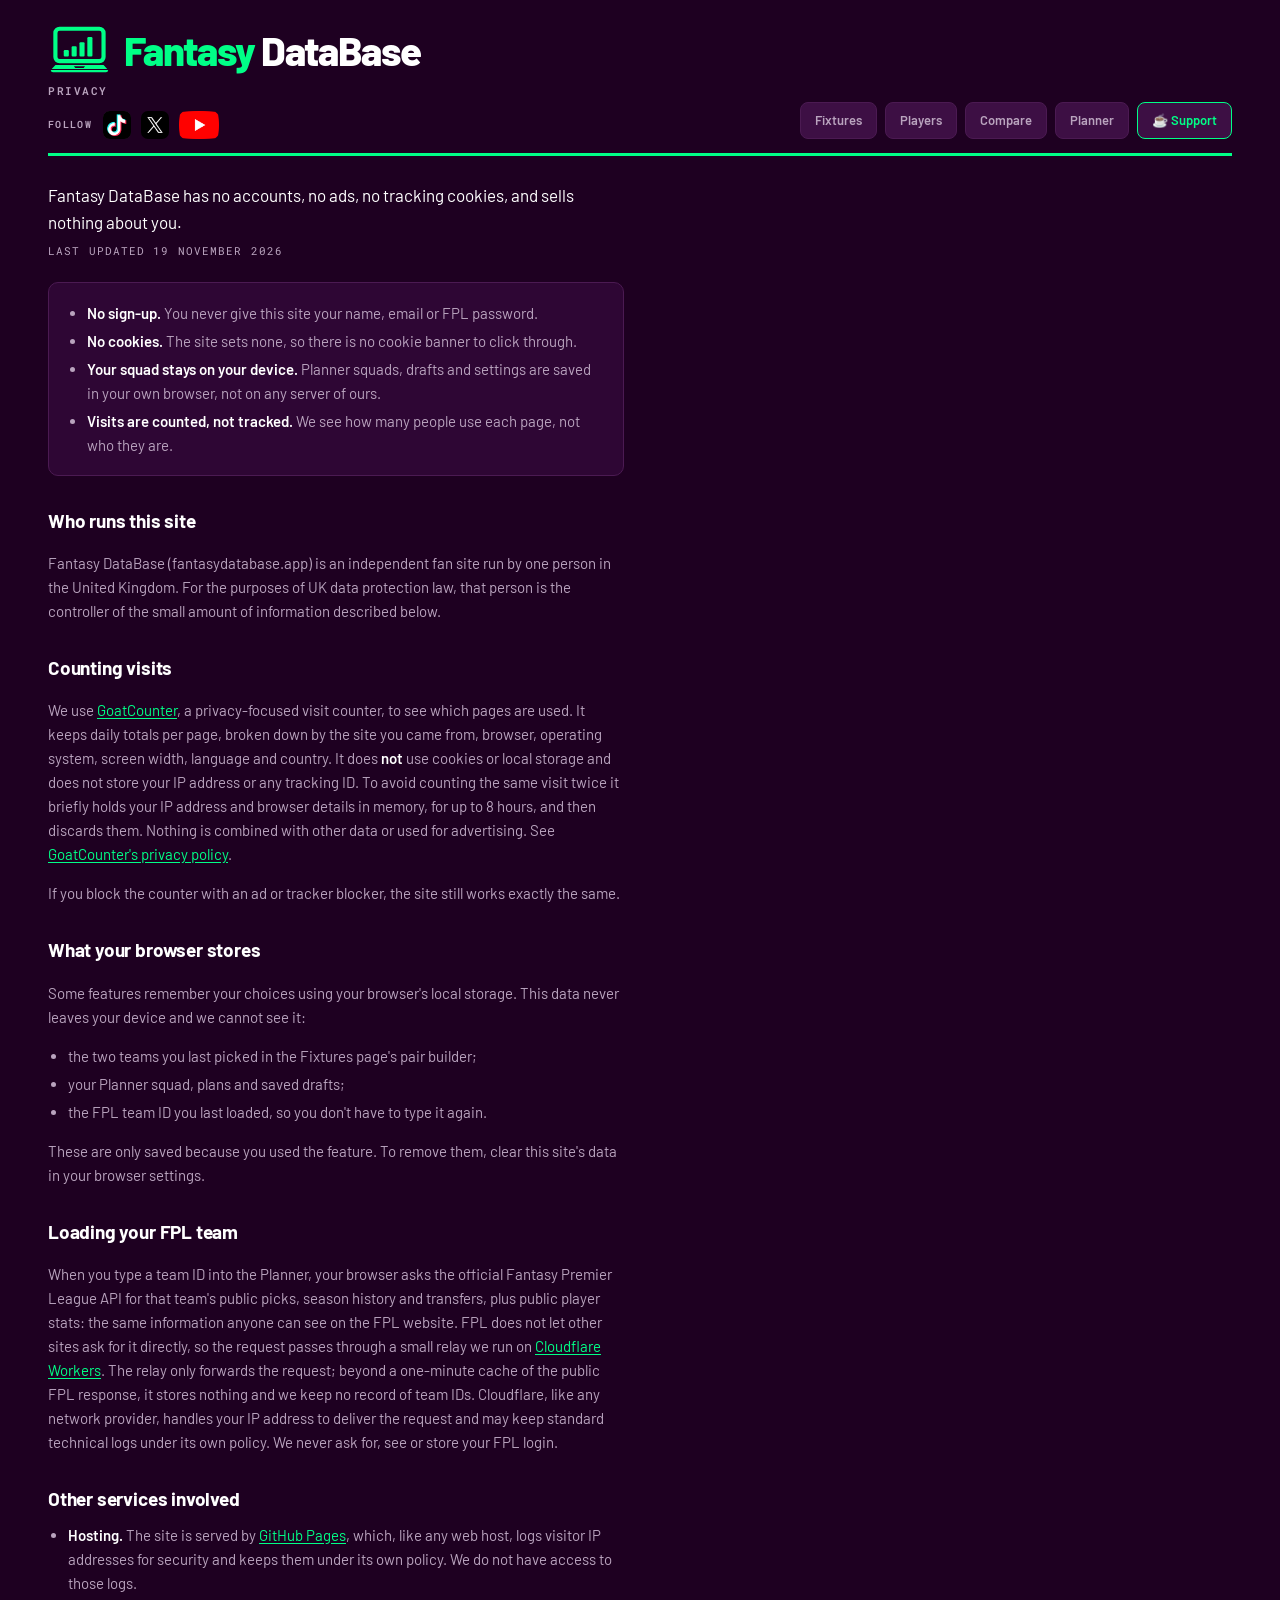
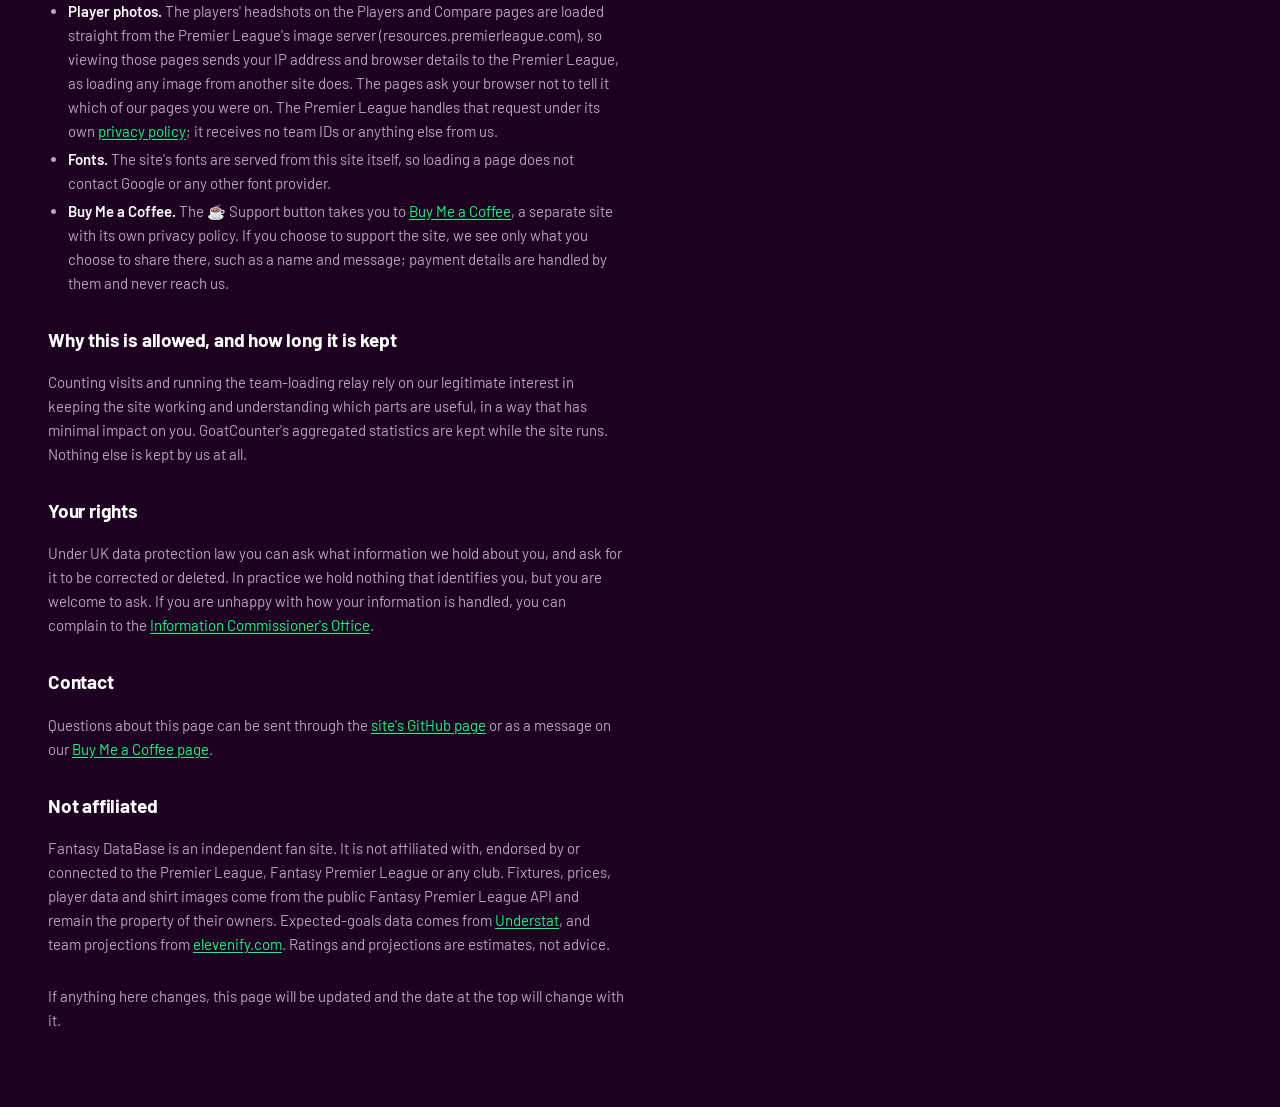
<file: privacy.html>
<!doctype html>
<html lang="en">
<head>
<meta charset="utf-8">
<meta name="viewport" content="width=device-width, initial-scale=1">
<meta name="description" content="What Fantasy DataBase collects, what stays in your browser, and who else is involved when you use the site.">
<meta name="color-scheme" content="dark">
<link rel="icon" href="data:image/svg+xml,<svg xmlns='http://www.w3.org/2000/svg' viewBox='0 0 64 64'><rect width='64' height='64' rx='14' fill='%231E0021'/><g fill='%2300FF87'><rect x='10' y='42' width='8' height='12' rx='2'/><rect x='22' y='34' width='8' height='20' rx='2'/><rect x='34' y='26' width='8' height='28' rx='2'/><rect x='46' y='16' width='8' height='38' rx='2'/></g></svg>">
<link rel="apple-touch-icon" href="apple-touch-icon.png">
<link rel="manifest" href="site.webmanifest">
<meta name="theme-color" content="#1E0021">
<title>Privacy · Fantasy DataBase</title>
<link rel="canonical" href="https://fantasydatabase.app/privacy">
<link rel="stylesheet" href="/fonts/fonts.css">
<link rel="stylesheet" href="/ui.css?v=20261101d">
<style>
  :root{
    --ground:#1E0021; --surface:#2E0634; --surface-2:#3D0F44;
    --border:#4B1A52; --ink:#FFFFFF; --muted:#B9A3BE; --accent:#00FF87; --accent-ink:#1E0021;
  }
  *{box-sizing:border-box}
  html{-webkit-text-size-adjust:100%}
  body{margin:0;background:var(--ground);color:var(--ink);
    font-family:Barlow,Arial,Helvetica,sans-serif;font-size:15px;line-height:1.6;
    -webkit-font-smoothing:antialiased}
  .wrap{max-width:1220px;margin:0 auto;padding:26px 18px 60px}
  .mast{display:flex;flex-wrap:wrap;align-items:flex-end;gap:12px 26px;
    padding-bottom:14px;border-bottom:3px solid var(--accent)}
  .mast h1{font-weight:800;font-size:clamp(26px,4.4vw,40px);line-height:.98;letter-spacing:-.03em;margin:0}
  .mast h1 em{font-style:normal;color:var(--accent)}
  .brand{display:flex;align-items:center;gap:13px;text-decoration:none;color:inherit}
  .brand .mark{flex:none;height:clamp(34px,5.4vw,50px);width:auto;display:block}
  .mast .sect{margin:6px 0 0;font-family:"Roboto Mono",ui-monospace,monospace;font-size:11px;
    font-weight:600;letter-spacing:.14em;text-transform:uppercase;color:var(--muted)}
  .nav{margin-left:auto;display:flex;gap:8px;flex-wrap:wrap}
  .nav a{font-weight:600;font-size:13px;text-decoration:none;color:var(--muted);
    padding:7px 14px;border-radius:8px;background:var(--surface-2);border:1px solid var(--border)}
  .nav a:hover{color:var(--ink)}
  .nav a.coffee{color:var(--accent);border-color:var(--accent)}
  .nav a.coffee:hover{background:var(--accent);color:var(--accent-ink)}
  main{max-width:72ch;margin-top:26px}
  .lede{font-size:17px;color:var(--ink);margin:0 0 6px}
  .updated{font-family:"Roboto Mono",monospace;font-size:11px;letter-spacing:.1em;
    text-transform:uppercase;color:var(--muted);margin:0 0 22px}
  h2{font-size:19px;font-weight:700;margin:30px 0 8px;letter-spacing:-.01em}
  p,li{color:var(--muted)}
  p b,li b{color:var(--ink);font-weight:600}
  ul{padding-left:20px;margin:8px 0}
  li{margin:4px 0}
  a{color:var(--accent);text-underline-offset:2px}
  code{font-family:"Roboto Mono",monospace;font-size:12.5px;background:var(--surface-2);
    border:1px solid var(--border);border-radius:4px;padding:1px 5px;color:var(--ink)}
  .box{background:var(--surface);border:1px solid var(--border);border-radius:10px;padding:14px 18px;margin:0 0 8px}
  .box ul{margin:0}
  @media (max-width:700px){.wrap{padding:16px 12px 44px}.nav{margin-left:0;width:100%}}
</style>
<!-- GoatCounter: cookieless visit counting. Dashboard at
     https://fantasydatabase.goatcounter.com/ -->
<script data-goatcounter="https://fantasydatabase.goatcounter.com/count"
        async src="//gc.zgo.at/count.js"></script>
</head>
<body>
<div class="wrap">
  <header class="mast">
    <div>
      <a class="brand" href="/" aria-label="Fantasy DataBase home">
        <svg class="mark" viewBox="0 0 68 54" fill="none" aria-hidden="true" focusable="false">
          <rect x="8" y="3" width="52" height="35" rx="4.5" stroke="#00FF87" stroke-width="4.5"/>
          <g fill="#00FF87">
            <rect x="17" y="26" width="5.5" height="7" rx="1.2"/>
            <rect x="25.5" y="22" width="5.5" height="11" rx="1.2"/>
            <rect x="34" y="17.5" width="5.5" height="15.5" rx="1.2"/>
            <rect x="42.5" y="12" width="5.5" height="21" rx="1.2"/>
          </g>
          <path d="M8 42h52l4 4.5H4L8 42Z" fill="#00FF87"/>
          <path d="M3 47.5h62a2.5 2.5 0 0 1-2.5 2.5H5.5A2.5 2.5 0 0 1 3 47.5Z" fill="#00FF87"/>
          <path d="M28 43.5h12l-1.5 1.8h-9L28 43.5Z" fill="#1E0021"/>
        </svg>
        <h1><em>Fantasy</em> DataBase</h1>
      </a>
      <p class="sect">Privacy</p>
      <div class="socials">
        <span class="lab">Follow</span>
        <a class="tt" href="https://www.tiktok.com/@fantasydbapp" target="_blank" rel="noopener" aria-label="Fantasy DataBase on TikTok (@fantasydbapp)" title="TikTok · @fantasydbapp"><img src="/social/tiktok.png" alt="" width="28" height="28"></a>
        <a class="x" href="https://x.com/FDBApp" target="_blank" rel="noopener" aria-label="Fantasy DataBase on X (@FDBApp)" title="X · @FDBApp"><img src="/social/x.png" alt="" width="28" height="28"></a>
        <a class="yt" href="https://www.youtube.com/@FDBApp" target="_blank" rel="noopener" aria-label="Fantasy DataBase on YouTube (@FDBApp)" title="YouTube · @FDBApp"><img src="/social/youtube.png" alt="" width="40" height="28"></a>
      </div>
    </div>
    <nav class="nav">
      <a href="/">Fixtures</a>
      <a href="/players">Players</a>
      <a href="/compare">Compare</a>
      <a href="/planner">Planner</a>
      <a class="coffee" href="https://buymeacoffee.com/fpldatabase" target="_blank" rel="noopener" title="Buy me a coffee">☕ Support</a>
    </nav>
  </header>

  <main>
    <p class="lede">Fantasy DataBase has no accounts, no ads, no tracking cookies, and sells nothing about you.</p>
    <p class="updated">Last updated 19 November 2026</p>

    <div class="box">
      <ul>
        <li><b>No sign-up.</b> You never give this site your name, email or FPL password.</li>
        <li><b>No cookies.</b> The site sets none, so there is no cookie banner to click through.</li>
        <li><b>Your squad stays on your device.</b> Planner squads, drafts and settings are saved in your own browser, not on any server of ours.</li>
        <li><b>Visits are counted, not tracked.</b> We see how many people use each page, not who they are.</li>
      </ul>
    </div>

    <h2>Who runs this site</h2>
    <p>Fantasy DataBase (fantasydatabase.app) is an independent fan site run by one person in the
      United Kingdom. For the purposes of UK data protection law, that person is the controller of the small amount
      of information described below.</p>

    <h2>Counting visits</h2>
    <p>We use <a href="https://www.goatcounter.com/" rel="noopener">GoatCounter</a>, a privacy-focused visit counter,
      to see which pages are used. It keeps daily totals per page, broken down by the site you came from, browser,
      operating system, screen width, language and country. It does <b>not</b> use cookies or local storage and does
      not store your IP address or any tracking ID. To avoid counting the same visit twice it briefly holds your IP
      address and browser details in memory, for up to 8 hours, and then discards them. Nothing is combined with
      other data or used for advertising.
      See <a href="https://www.goatcounter.com/help/privacy" rel="noopener">GoatCounter's privacy policy</a>.</p>
    <p>If you block the counter with an ad or tracker blocker, the site still works exactly the same.</p>

    <h2>What your browser stores</h2>
    <p>Some features remember your choices using your browser's local storage. This data never leaves your device and
      we cannot see it:</p>
    <ul>
      <li>the two teams you last picked in the Fixtures page's pair builder;</li>
      <li>your Planner squad, plans and saved drafts;</li>
      <li>the FPL team ID you last loaded, so you don't have to type it again.</li>
    </ul>
    <p>These are only saved because you used the feature. To remove them, clear this site's data in your browser
      settings.</p>

    <h2>Loading your FPL team</h2>
    <p>When you type a team ID into the Planner, your browser asks the official Fantasy Premier League API for that
      team's public picks, season history and transfers, plus public player stats: the same information anyone can see on the FPL website. FPL does not
      let other sites ask for it directly, so the request passes through a small relay we run on
      <a href="https://www.cloudflare.com/privacypolicy/" rel="noopener">Cloudflare Workers</a>. The relay only
      forwards the request; beyond a one-minute cache of the public FPL response, it stores nothing and we keep no record of team IDs. Cloudflare, like any network provider,
      handles your IP address to deliver the request and may keep standard technical logs under its own policy.
      We never ask for, see or store your FPL login.</p>

    <h2>Other services involved</h2>
    <ul>
      <li><b>Hosting.</b> The site is served by <a href="https://docs.github.com/en/site-policy/privacy-policies/github-general-privacy-statement" rel="noopener">GitHub Pages</a>,
        which, like any web host, logs visitor IP addresses for security and keeps them under its own policy. We do not have access to those logs.</li>
      <li><b>Player photos.</b> The players' headshots on the Players and Compare pages are loaded straight from the
        Premier League's image server (resources.premierleague.com), so viewing those pages sends your IP address and browser
        details to the Premier League, as loading any image from another site does. The pages ask your browser not to tell it
        which of our pages you were on. The Premier League handles that request under its own
        <a href="https://www.premierleague.com/en/privacy-policy" rel="noopener">privacy policy</a>; it receives no team IDs or anything else from us.</li>
      <li><b>Fonts.</b> The site's fonts are served from this site itself, so loading a page does not contact Google or any other font provider.</li>
      <li><b>Buy Me a Coffee.</b> The ☕ Support button takes you to <a href="https://buymeacoffee.com/privacy-policy" rel="noopener">Buy Me a Coffee</a>,
        a separate site with its own privacy policy. If you choose to support the site, we see only what you choose to share there, such as a name and message; payment details are handled by them and never reach us.</li>
    </ul>

    <h2>Why this is allowed, and how long it is kept</h2>
    <p>Counting visits and running the team-loading relay rely on our legitimate interest in keeping the site working
      and understanding which parts are useful, in a way that has minimal impact on you. GoatCounter's aggregated
      statistics are kept while the site runs. Nothing else is kept by us at all.</p>

    <h2>Your rights</h2>
    <p>Under UK data protection law you can ask what information we hold about you, and ask for it to be corrected or
      deleted. In practice we hold nothing that identifies you, but you are welcome to ask. If you are unhappy with how
      your information is handled, you can complain to the
      <a href="https://ico.org.uk/make-a-complaint/" rel="noopener">Information Commissioner's Office</a>.</p>

    <h2>Contact</h2>
    <p>Questions about this page can be sent through the
      <a href="https://github.com/fantasy-database/fantasy-database.github.io/issues" rel="noopener">site's GitHub page</a>
      or as a message on our <a href="https://buymeacoffee.com/fpldatabase" rel="noopener">Buy Me a Coffee page</a>.</p>

    <h2>Not affiliated</h2>
    <p>Fantasy DataBase is an independent fan site. It is not affiliated with, endorsed by or connected to the
      Premier League, Fantasy Premier League or any club. Fixtures, prices, player data and shirt images come from
      the public Fantasy Premier League API and remain the property of their owners. Expected-goals data comes from
      <a href="https://understat.com/" rel="noopener">Understat</a>, and team projections from
      <a href="https://elevenify.com/" rel="noopener">elevenify.com</a>. Ratings and projections are estimates, not advice.</p>

    <p style="margin-top:28px">If anything here changes, this page will be updated and the date at the top will change with it.</p>
  </main>
</div>
</body>
</html>
</file>
<file: fonts/fonts.css>
/* Self-hosted so no visitor data goes to Google. Fonts: Barlow and Roboto Mono, SIL Open Font License, via Fontsource. */
@font-face {
  font-family: 'Barlow';
  font-style: normal;
  font-display: swap;
  font-weight: 400;
  src: url(/fonts/barlow-latin-ext-400-normal.woff2) format('woff2');
  unicode-range: U+0100-02BA,U+02BD-02C5,U+02C7-02CC,U+02CE-02D7,U+02DD-02FF,U+0304,U+0308,U+0329,U+1D00-1DBF,U+1E00-1E9F,U+1EF2-1EFF,U+2020,U+20A0-20AB,U+20AD-20C0,U+2113,U+2C60-2C7F,U+A720-A7FF;
}
@font-face {
  font-family: 'Barlow';
  font-style: normal;
  font-display: swap;
  font-weight: 400;
  src: url(/fonts/barlow-latin-400-normal.woff2) format('woff2');
  unicode-range: U+0000-00FF,U+0131,U+0152-0153,U+02BB-02BC,U+02C6,U+02DA,U+02DC,U+0304,U+0308,U+0329,U+2000-206F,U+20AC,U+2122,U+2191,U+2193,U+2212,U+2215,U+FEFF,U+FFFD;
}
@font-face {
  font-family: 'Barlow';
  font-style: normal;
  font-display: swap;
  font-weight: 500;
  src: url(/fonts/barlow-latin-ext-500-normal.woff2) format('woff2');
  unicode-range: U+0100-02BA,U+02BD-02C5,U+02C7-02CC,U+02CE-02D7,U+02DD-02FF,U+0304,U+0308,U+0329,U+1D00-1DBF,U+1E00-1E9F,U+1EF2-1EFF,U+2020,U+20A0-20AB,U+20AD-20C0,U+2113,U+2C60-2C7F,U+A720-A7FF;
}
@font-face {
  font-family: 'Barlow';
  font-style: normal;
  font-display: swap;
  font-weight: 500;
  src: url(/fonts/barlow-latin-500-normal.woff2) format('woff2');
  unicode-range: U+0000-00FF,U+0131,U+0152-0153,U+02BB-02BC,U+02C6,U+02DA,U+02DC,U+0304,U+0308,U+0329,U+2000-206F,U+20AC,U+2122,U+2191,U+2193,U+2212,U+2215,U+FEFF,U+FFFD;
}
@font-face {
  font-family: 'Barlow';
  font-style: normal;
  font-display: swap;
  font-weight: 600;
  src: url(/fonts/barlow-latin-ext-600-normal.woff2) format('woff2');
  unicode-range: U+0100-02BA,U+02BD-02C5,U+02C7-02CC,U+02CE-02D7,U+02DD-02FF,U+0304,U+0308,U+0329,U+1D00-1DBF,U+1E00-1E9F,U+1EF2-1EFF,U+2020,U+20A0-20AB,U+20AD-20C0,U+2113,U+2C60-2C7F,U+A720-A7FF;
}
@font-face {
  font-family: 'Barlow';
  font-style: normal;
  font-display: swap;
  font-weight: 600;
  src: url(/fonts/barlow-latin-600-normal.woff2) format('woff2');
  unicode-range: U+0000-00FF,U+0131,U+0152-0153,U+02BB-02BC,U+02C6,U+02DA,U+02DC,U+0304,U+0308,U+0329,U+2000-206F,U+20AC,U+2122,U+2191,U+2193,U+2212,U+2215,U+FEFF,U+FFFD;
}
@font-face {
  font-family: 'Barlow';
  font-style: normal;
  font-display: swap;
  font-weight: 700;
  src: url(/fonts/barlow-latin-ext-700-normal.woff2) format('woff2');
  unicode-range: U+0100-02BA,U+02BD-02C5,U+02C7-02CC,U+02CE-02D7,U+02DD-02FF,U+0304,U+0308,U+0329,U+1D00-1DBF,U+1E00-1E9F,U+1EF2-1EFF,U+2020,U+20A0-20AB,U+20AD-20C0,U+2113,U+2C60-2C7F,U+A720-A7FF;
}
@font-face {
  font-family: 'Barlow';
  font-style: normal;
  font-display: swap;
  font-weight: 700;
  src: url(/fonts/barlow-latin-700-normal.woff2) format('woff2');
  unicode-range: U+0000-00FF,U+0131,U+0152-0153,U+02BB-02BC,U+02C6,U+02DA,U+02DC,U+0304,U+0308,U+0329,U+2000-206F,U+20AC,U+2122,U+2191,U+2193,U+2212,U+2215,U+FEFF,U+FFFD;
}
@font-face {
  font-family: 'Barlow';
  font-style: normal;
  font-display: swap;
  font-weight: 800;
  src: url(/fonts/barlow-latin-ext-800-normal.woff2) format('woff2');
  unicode-range: U+0100-02BA,U+02BD-02C5,U+02C7-02CC,U+02CE-02D7,U+02DD-02FF,U+0304,U+0308,U+0329,U+1D00-1DBF,U+1E00-1E9F,U+1EF2-1EFF,U+2020,U+20A0-20AB,U+20AD-20C0,U+2113,U+2C60-2C7F,U+A720-A7FF;
}
@font-face {
  font-family: 'Barlow';
  font-style: normal;
  font-display: swap;
  font-weight: 800;
  src: url(/fonts/barlow-latin-800-normal.woff2) format('woff2');
  unicode-range: U+0000-00FF,U+0131,U+0152-0153,U+02BB-02BC,U+02C6,U+02DA,U+02DC,U+0304,U+0308,U+0329,U+2000-206F,U+20AC,U+2122,U+2191,U+2193,U+2212,U+2215,U+FEFF,U+FFFD;
}
@font-face {
  font-family: 'Roboto Mono';
  font-style: normal;
  font-display: swap;
  font-weight: 400;
  src: url(/fonts/roboto-mono-latin-ext-400-normal.woff2) format('woff2');
  unicode-range: U+0100-02BA,U+02BD-02C5,U+02C7-02CC,U+02CE-02D7,U+02DD-02FF,U+0304,U+0308,U+0329,U+1D00-1DBF,U+1E00-1E9F,U+1EF2-1EFF,U+2020,U+20A0-20AB,U+20AD-20C0,U+2113,U+2C60-2C7F,U+A720-A7FF;
}
@font-face {
  font-family: 'Roboto Mono';
  font-style: normal;
  font-display: swap;
  font-weight: 400;
  src: url(/fonts/roboto-mono-latin-400-normal.woff2) format('woff2');
  unicode-range: U+0000-00FF,U+0131,U+0152-0153,U+02BB-02BC,U+02C6,U+02DA,U+02DC,U+0304,U+0308,U+0329,U+2000-206F,U+20AC,U+2122,U+2191,U+2193,U+2212,U+2215,U+FEFF,U+FFFD;
}
@font-face {
  font-family: 'Roboto Mono';
  font-style: normal;
  font-display: swap;
  font-weight: 500;
  src: url(/fonts/roboto-mono-latin-ext-500-normal.woff2) format('woff2');
  unicode-range: U+0100-02BA,U+02BD-02C5,U+02C7-02CC,U+02CE-02D7,U+02DD-02FF,U+0304,U+0308,U+0329,U+1D00-1DBF,U+1E00-1E9F,U+1EF2-1EFF,U+2020,U+20A0-20AB,U+20AD-20C0,U+2113,U+2C60-2C7F,U+A720-A7FF;
}
@font-face {
  font-family: 'Roboto Mono';
  font-style: normal;
  font-display: swap;
  font-weight: 500;
  src: url(/fonts/roboto-mono-latin-500-normal.woff2) format('woff2');
  unicode-range: U+0000-00FF,U+0131,U+0152-0153,U+02BB-02BC,U+02C6,U+02DA,U+02DC,U+0304,U+0308,U+0329,U+2000-206F,U+20AC,U+2122,U+2191,U+2193,U+2212,U+2215,U+FEFF,U+FFFD;
}
@font-face {
  font-family: 'Roboto Mono';
  font-style: normal;
  font-display: swap;
  font-weight: 700;
  src: url(/fonts/roboto-mono-latin-ext-700-normal.woff2) format('woff2');
  unicode-range: U+0100-02BA,U+02BD-02C5,U+02C7-02CC,U+02CE-02D7,U+02DD-02FF,U+0304,U+0308,U+0329,U+1D00-1DBF,U+1E00-1E9F,U+1EF2-1EFF,U+2020,U+20A0-20AB,U+20AD-20C0,U+2113,U+2C60-2C7F,U+A720-A7FF;
}
@font-face {
  font-family: 'Roboto Mono';
  font-style: normal;
  font-display: swap;
  font-weight: 700;
  src: url(/fonts/roboto-mono-latin-700-normal.woff2) format('woff2');
  unicode-range: U+0000-00FF,U+0131,U+0152-0153,U+02BB-02BC,U+02C6,U+02DA,U+02DC,U+0304,U+0308,U+0329,U+2000-206F,U+20AC,U+2122,U+2191,U+2193,U+2212,U+2215,U+FEFF,U+FFFD;
}
@font-face {
  font-family: 'Roboto Mono';
  font-style: normal;
  font-display: swap;
  font-weight: 600;
  src: url(/fonts/roboto-mono-latin-ext-600-normal.woff2) format('woff2');
  unicode-range: U+0100-02BA,U+02BD-02C5,U+02C7-02CC,U+02CE-02D7,U+02DD-02FF,U+0304,U+0308,U+0329,U+1D00-1DBF,U+1E00-1E9F,U+1EF2-1EFF,U+2020,U+20A0-20AB,U+20AD-20C0,U+2113,U+2C60-2C7F,U+A720-A7FF;
}
@font-face {
  font-family: 'Roboto Mono';
  font-style: normal;
  font-display: swap;
  font-weight: 600;
  src: url(/fonts/roboto-mono-latin-600-normal.woff2) format('woff2');
  unicode-range: U+0000-00FF,U+0131,U+0152-0153,U+02BB-02BC,U+02C6,U+02DA,U+02DC,U+0304,U+0308,U+0329,U+2000-206F,U+20AC,U+2122,U+2191,U+2193,U+2212,U+2215,U+FEFF,U+FFFD;
}
</file>
<file: ui.css>
/* ---------------------------------------------------------------------------
 * Shared look for every page: the five difficulty bands, the rating tiles,
 * the band key, pill controls, the gameweek ribbon and the two-slot pickers.
 * Each page links this before its own <style>, so a page can still adjust
 * spacing locally -- but colours and components live here, once.
 * ------------------------------------------------------------------------- */
:root{
  --surface-3:#4A1752;
  --bar:#04F5FF;
  /* The five bands, hardest (0) to easiest (4). Each has a pill colour (the
     stripe, the micro bar, the key) and a type colour tuned to read on the
     dark plum ground: crimson, clay, warm slate, mint, deep emerald.
     Saturation, not brightness, carries the extremes. */
  --b0p:#C2264F; --b0t:#FF6B8B;
  --b1p:#C9846F; --b1t:#F2B5A2;
  --b2p:#857A8B; --b2t:#E4DCE6;
  --b3p:#86C7A9; --b3t:#B6E6CF;
  --b4p:#16A866; --b4t:#4FE3A0;
  --cellbg:rgba(255,255,255,.035);
}
.b0{--bp:var(--b0p);--bt:var(--b0t)} .b1{--bp:var(--b1p);--bt:var(--b1t)}
.b2{--bp:var(--b2p);--bt:var(--b2t)} .b3{--bp:var(--b3p);--bt:var(--b3t)}
.b4{--bp:var(--b4p);--bt:var(--b4t)}

h2.kick{font-family:"Roboto Mono",ui-monospace,monospace;font-size:10px;font-weight:600;letter-spacing:.14em;
  text-transform:uppercase;color:var(--muted);margin:0}

/* ---- fused pill controls ---- */
.seg{display:inline-flex;flex-wrap:wrap;background:var(--surface-2);border:0;border-radius:99px;padding:3px;gap:2px}
.seg button{font:inherit;font-family:Barlow,Arial,Helvetica,sans-serif;font-size:13px;font-weight:600;
  padding:6px 15px;border:0;border-radius:99px;background:transparent;color:var(--muted);cursor:pointer;
  box-shadow:none;transition:background .14s,color .14s}
/* hover lightens an unselected option only; on the selected one it would put white text on white */
.seg button:not([aria-pressed="true"]):hover:not(:disabled){color:var(--ink)}
.seg button[aria-pressed="true"]{background:var(--ink);color:var(--ground);box-shadow:none}
.seg button:focus-visible{outline:2px solid var(--accent);outline-offset:2px}
.seg button:disabled{opacity:.35;cursor:not-allowed}
.seg.sm button{font-size:12px;padding:5px 12px}

/* ---- a rating tile ----
   Neutral ground, the band as a stripe on the left, the number in the band's
   colour, a wash fading out from the stripe so a column scans by colour, and a
   hairline bar for where the value sits on the whole scale. */
.cell{position:relative;display:flex;flex-direction:column;justify-content:center;gap:2px;min-width:64px;
  padding:5px 6px 8px 10px;border-radius:5px;overflow:hidden;text-align:left;
  background:linear-gradient(90deg,color-mix(in srgb,var(--bp,transparent) 16%,transparent),transparent 72%),var(--cellbg);
  font-family:"Roboto Mono",ui-monospace,monospace;line-height:1.1;color:var(--ink)}
.cell.b2,.cell.blank{background:var(--cellbg)}
.cell::before{content:"";position:absolute;left:0;top:0;bottom:0;width:3px;background:var(--bp,transparent)}
.cell .o{font-size:10.5px;font-weight:600;color:var(--ink);letter-spacing:.03em;white-space:nowrap}
.cell .o small{font-size:8.5px;font-weight:500;color:var(--muted);margin-left:4px;letter-spacing:.06em}
.cell .v{font-size:13.5px;font-weight:700;color:var(--bt);font-variant-numeric:tabular-nums;letter-spacing:-.01em}
.cell .mb{position:absolute;left:10px;right:7px;bottom:3px;height:2px;border-radius:2px;background:rgba(255,255,255,.06)}
.cell .mb::after{content:"";position:absolute;left:0;top:0;bottom:0;width:var(--w);border-radius:2px;background:var(--bp)}
/* colour-only tile: the opponent in the band's colour, no number */
.cell.plain{padding:9px 6px 11px 10px}
.cell.plain .o{font-size:12px;font-weight:700;color:var(--bt)}
.cell.blank{color:var(--muted);box-shadow:inset 0 0 0 1px var(--border)}
.cell.blank .o{color:var(--muted);font-weight:500}
/* stacked: a double gameweek is two tiles in one cell */
.cell + .cell{margin-top:3px}
/* mini: three to a row, inside a list or under a shirt */
.cell.mini{min-width:0;flex:1 1 0;padding:3px 3px 4px 7px;gap:0;border-radius:4px}
.cell.mini::before{width:2.5px}
.cell.mini .o{font-size:9.5px;font-weight:700;color:var(--bt)}
.cell.mini .o small{display:block;margin:1px 0 0;font-size:8px}
.cell.mini + .cell.mini{margin-top:0}
/* on a light card (the pitch's name bars): the same tile, inked darker */
.light .cell{--cellbg:rgba(30,0,33,.06);color:#1E0021}
.light .cell .o small{color:#6B5A6E}
.light .cell.b0{--bt:#B0103C} .light .cell.b1{--bt:#A4522F} .light .cell.b2{--bt:#4A3F4E}
.light .cell.b3{--bt:#1F7A55} .light .cell.b4{--bt:#0A7A45}
.light .cell.blank{box-shadow:inset 0 0 0 1px rgba(30,0,33,.15)}
.light .cell.blank .o{color:#6B5A6E}

.priced{position:relative}
.priced::after{content:"";position:absolute;top:4px;right:4px;width:4px;height:4px;border-radius:50%;background:var(--bar)}

/* ---- the band key ---- */
.legend{display:flex;align-items:center;gap:4px 12px;flex-wrap:wrap;font-family:"Roboto Mono",ui-monospace,monospace;font-size:10.5px;color:var(--muted)}
.legend .end{font-family:Barlow,Arial,sans-serif;font-size:10px;letter-spacing:.12em;text-transform:uppercase}
.lg{display:inline-flex;align-items:center;gap:5px;color:var(--bt);font-weight:600}
.lg i{width:3px;height:12px;border-radius:2px;background:var(--bp)}
.dot{display:inline-block;width:5px;height:5px;border-radius:50%;background:var(--bar);vertical-align:middle;margin:0 1px 2px}

/* ---- the gameweek ribbon ----
   One timeline, next gameweek to 38. The window is a single connected band on
   it with solid ends. Drag across it, or click one week then a later one. */
.gwwin{padding:15px 16px 12px}
.winhead{display:flex;flex-wrap:wrap;align-items:flex-end;justify-content:space-between;gap:10px 18px;margin-bottom:10px}
.readout{font-weight:800;font-size:22px;letter-spacing:-.02em;line-height:1.1;margin-top:5px;
  font-variant-numeric:tabular-nums;display:flex;align-items:baseline;gap:9px;flex-wrap:wrap}
.readout small{font-weight:500;font-size:12.5px;color:var(--muted);letter-spacing:0}
.ribwrap{display:flex;align-items:stretch;gap:6px}
.nudge{flex:none;width:30px;border:0;border-radius:9px;background:var(--surface-2);color:var(--ink);
  font:inherit;font-size:17px;line-height:1;cursor:pointer;transition:background .12s}
.nudge:hover:not(:disabled){background:var(--surface-3)}
.nudge:disabled{opacity:.3;cursor:default}
.nudge:focus-visible{outline:2px solid var(--accent);outline-offset:2px}
.ribbon{flex:1;min-width:0;display:flex;overflow-x:auto;scrollbar-width:none;touch-action:pan-x;
  user-select:none;-webkit-user-select:none;scroll-behavior:smooth;border-radius:10px}
.ribbon::-webkit-scrollbar{display:none}
.ribbon .gwb{flex:1 0 34px;position:relative;border:0;border-radius:0;background:transparent;color:var(--muted);cursor:pointer;
  font:inherit;font-family:"Roboto Mono",ui-monospace,monospace;padding:4px 0 11px;min-width:0;box-shadow:none;
  display:flex;flex-direction:column;align-items:center;gap:2px;transition:background .14s,color .14s}
.ribbon .gwb s{text-decoration:none;font-size:8.5px;font-weight:600;letter-spacing:.12em;height:11px;color:var(--muted);opacity:.85}
.ribbon .gwb b{display:grid;place-items:center;min-width:26px;height:24px;padding:0 3px;border-radius:7px;
  font-size:12.5px;font-weight:600;transition:background .14s,color .14s,box-shadow .14s}
.ribbon .gwb::after{content:"";position:absolute;left:0;right:0;bottom:4px;height:3px;background:var(--surface-2);transition:background .14s}
.ribbon .gwb:first-child::after{left:4px;border-radius:3px 0 0 3px}
.ribbon .gwb:last-child::after{right:4px;border-radius:0 3px 3px 0}
.ribbon .gwb:hover b{background:var(--surface-2);color:var(--ink)}
.ribbon .gwb:focus-visible{outline:none}
.ribbon .gwb:focus-visible b{outline:2px solid var(--accent);outline-offset:1px}
.ribbon .gwb[data-in="1"]{background:rgba(0,255,135,.07);color:var(--ink)}
.ribbon .gwb[data-in="1"]::after{background:var(--accent)}
.ribbon .gwb[data-start="1"]{border-radius:10px 0 0 10px}
.ribbon .gwb[data-end="1"]{border-radius:0 10px 10px 0}
.ribbon .gwb[data-start="1"][data-end="1"]{border-radius:10px}
.ribbon .gwb[data-edge="1"] b{background:var(--accent);color:var(--accent-ink);font-weight:700}
.ribbon .gwb[data-preview="1"]{background:rgba(0,255,135,.045)}
.ribbon .gwb[data-preview="1"]::after{background:rgba(0,255,135,.4)}
.ribbon .gwb[data-anchor="1"] b{box-shadow:0 0 0 2px var(--surface),0 0 0 4px rgba(0,255,135,.55)}
.gwhint{margin:8px 0 0;font-size:11.5px;color:var(--muted);min-height:1.2em}

/* ---- two slots and a grid to fill them from (rotation pairs) ---- */
.rslots{display:flex;align-items:center;gap:6px;flex-wrap:wrap}
.rslot{font:inherit;border:0;border-radius:10px;background:var(--surface-2);color:var(--ink);
  padding:7px 12px 7px 8px;display:flex;align-items:center;gap:9px;min-width:158px;cursor:pointer;text-align:left;
  box-shadow:inset 0 0 0 1.5px transparent;transition:box-shadow .14s,background .14s}
.rslot:hover{background:var(--surface-3)}
.rslot[data-active="1"]{box-shadow:inset 0 0 0 1.5px var(--accent)}
.rslot:focus-visible{outline:2px solid var(--accent);outline-offset:2px}
.rslot .k{font-family:"Roboto Mono",monospace;font-size:9.5px;font-weight:700;color:var(--muted);
  border-radius:5px;padding:2px 6px;background:var(--surface)}
.rslot[data-active="1"] .k{background:var(--accent);color:var(--accent-ink)}
.rslot b{font-weight:800;font-size:15px;letter-spacing:.03em}
.rslot em{font-style:normal;font-size:11.5px;color:var(--muted)}
.rslot.empty b{font-weight:500;font-size:13px;color:var(--muted);letter-spacing:0}
.rslots .over{color:var(--muted);font-weight:600;margin:0 1px}
.txtbtn{font:inherit;font-size:12px;background:none;border:0;color:var(--muted);cursor:pointer;padding:6px 5px;
  text-decoration:underline;text-decoration-color:var(--border-strong);text-underline-offset:3px}
.txtbtn:hover{color:var(--ink)}
.txtbtn:focus-visible{outline:2px solid var(--accent);outline-offset:2px;border-radius:4px}
.rgrid{display:grid;grid-template-columns:repeat(10,minmax(0,1fr));gap:4px}
.rtb{position:relative;font:inherit;border:0;border-radius:8px;background:var(--surface-2);color:var(--muted);
  padding:8px 6px;cursor:pointer;display:flex;align-items:center;justify-content:center;gap:6px;min-width:0;
  font-weight:800;font-size:13px;letter-spacing:.04em;transition:background .12s,color .12s,transform .08s}
.rtb i{width:3px;height:13px;border-radius:2px;flex:none}
.rtb span{white-space:nowrap;overflow:hidden;text-overflow:ellipsis}
.rtb:hover{color:var(--ink);background:var(--surface-3)}
.rtb:active{transform:scale(.96)}
.rtb:focus-visible{outline:2px solid var(--accent);outline-offset:1px}
.rtb[aria-pressed="true"]{background:var(--ink);color:var(--ground)}
.rtb em{position:absolute;top:-5px;right:-3px;font-style:normal;font-family:"Roboto Mono",monospace;
  font-size:9px;font-weight:700;line-height:1;padding:3px 5px;border-radius:99px;
  background:var(--accent);color:var(--accent-ink)}

/* ---- a rotation strip: one tile a week ---- */
.pcell{flex:1 0 54px;position:relative;border-radius:5px;padding:5px 4px 6px 9px;overflow:hidden;min-width:0;text-align:left;
  background:linear-gradient(90deg,color-mix(in srgb,var(--bp,transparent) 16%,transparent),transparent 72%),var(--cellbg);
  font-family:"Roboto Mono",ui-monospace,monospace;line-height:1.2;color:var(--ink)}
.pcell.b2{background:var(--cellbg)}
.pcell::before{content:"";position:absolute;left:0;top:0;bottom:0;width:3px;background:var(--bp,transparent)}
.pcell b{display:block;font-size:8.5px;font-weight:600;color:var(--muted);letter-spacing:.06em}
.pcell strong{display:block;font-size:12.5px;font-weight:800;letter-spacing:.03em;white-space:nowrap;overflow:hidden;text-overflow:ellipsis}
.pcell u{display:block;text-decoration:none;font-size:9.5px;font-weight:600;color:var(--bt,var(--muted))}
.pcell.blank{background:transparent;box-shadow:inset 0 0 0 1px var(--border);color:var(--muted)}
.pcell.blank::before{display:none}

@media (max-width:700px){
  .seg button{font-size:12px;padding:6px 12px}
  .gwwin{padding:13px 12px 10px}
  .readout{font-size:19px}
  .ribbon .gwb{flex:0 0 34px}
  .rslots{width:100%}
  .rslot{min-width:0;flex:1 1 0}
  .rslots .act{flex-basis:100%;display:flex;justify-content:flex-end;margin-top:-2px}
  .rgrid{grid-template-columns:repeat(5,minmax(0,1fr))}
}
@media (prefers-reduced-motion:reduce){
  .seg button,.ribbon,.ribbon .gwb,.ribbon .gwb b,.rslot,.rtb,.nudge{transition:none!important;scroll-behavior:auto!important}
}

/* ---- our socials, under the page name in every masthead ---- */
.socials{display:flex;align-items:center;gap:10px;margin-top:11px}
.socials .lab{font-family:"Roboto Mono",ui-monospace,monospace;font-size:9.5px;font-weight:600;letter-spacing:.14em;
  text-transform:uppercase;color:var(--muted);margin-right:1px}
.socials a{display:block;line-height:0;border-radius:7px;transition:transform .12s,filter .12s}
.socials a:hover{transform:translateY(-1px);filter:brightness(1.15)}
.socials a:focus-visible{outline:2px solid var(--accent);outline-offset:3px}
.socials img{display:block;height:28px;width:auto}
.socials a.x img{border-radius:7px}
@media (prefers-reduced-motion:reduce){.socials a{transition:none}}

/* ---- club crests ----
   <span class="crest" style="--c:<club colour>;--cs:<size>"><img …></span>.
   If the image fails it removes itself and the span falls back to the old
   club-colour bar, so a missing file never leaves a hole. */
.crest{display:inline-grid;place-items:center;flex:none;width:var(--cs,20px);height:var(--cs,20px)}
.crest img{display:block;width:100%;height:100%;object-fit:contain}
.crest:empty::before{content:"";width:3px;height:75%;border-radius:2px;background:var(--c,#888)}
</file>
